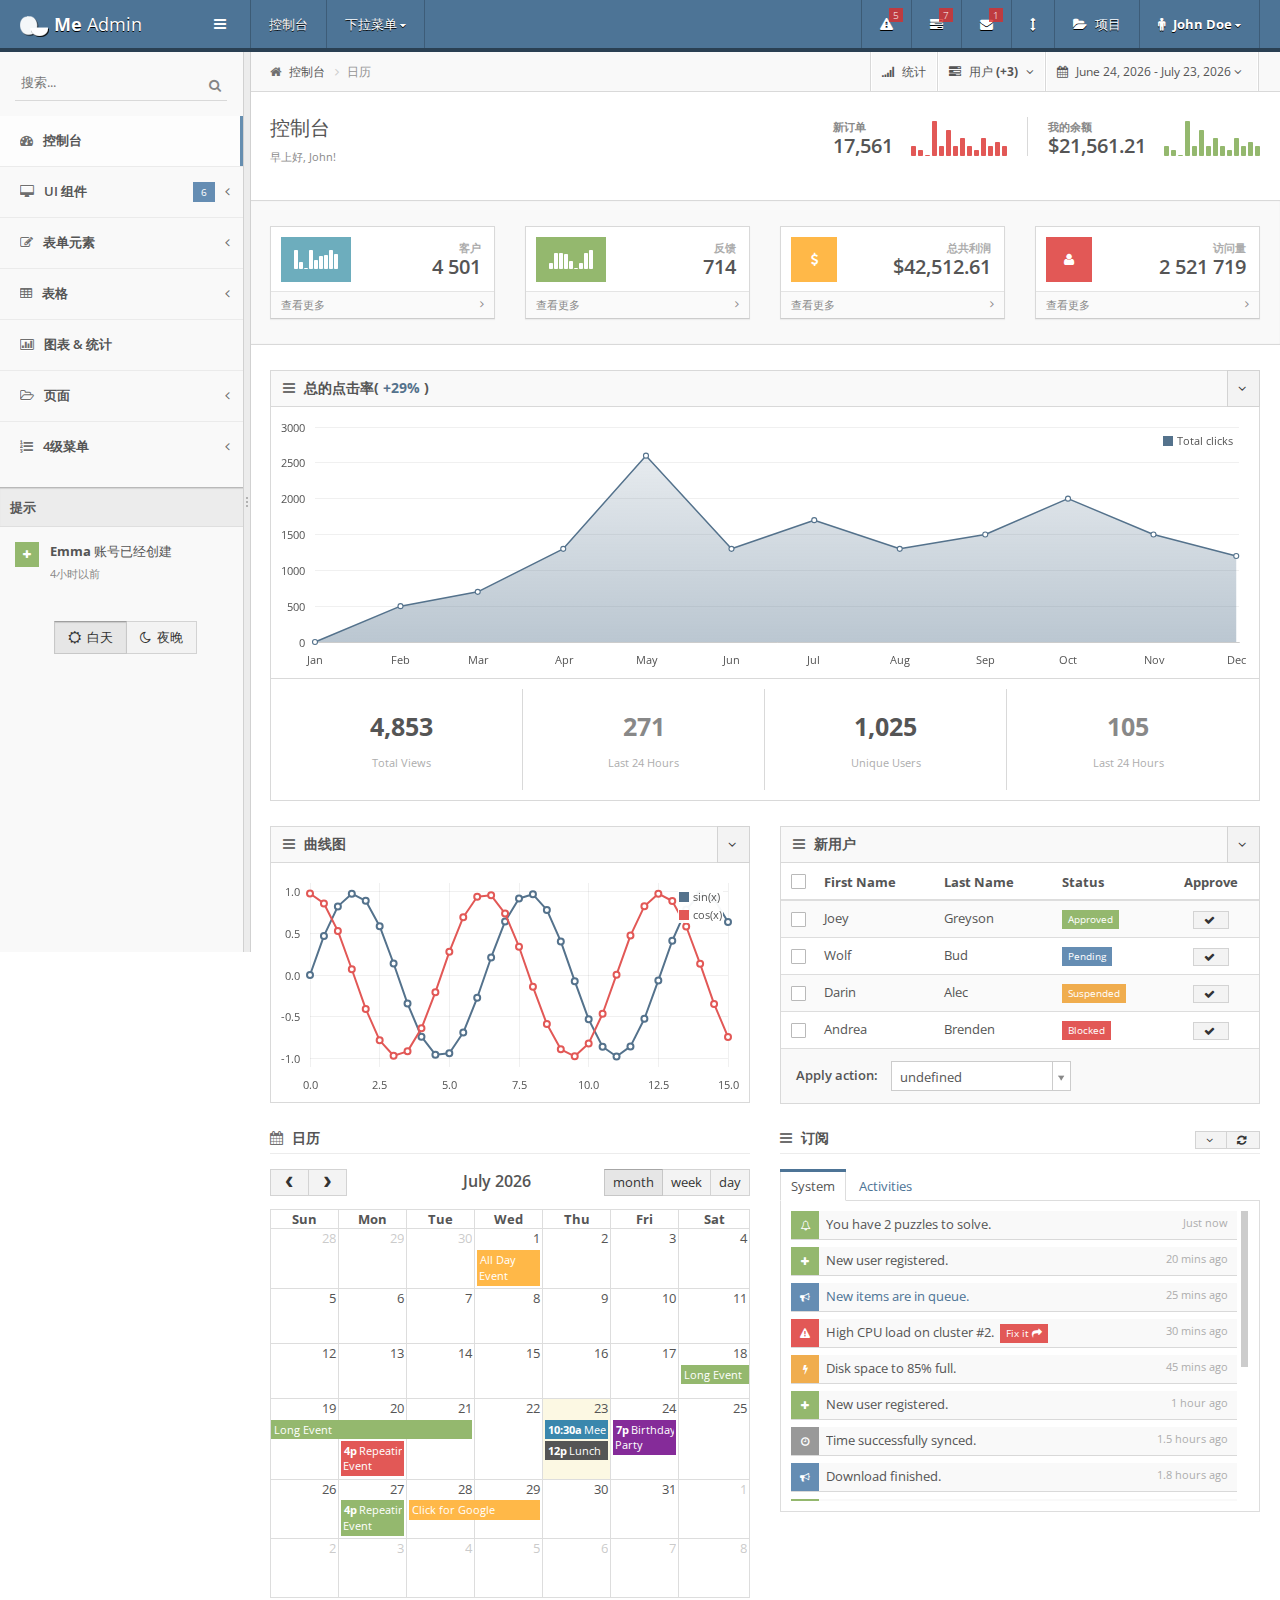
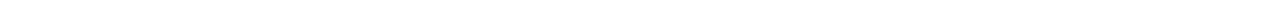
<file: wwwroot/meAdmin/index.html>
<!DOCTYPE html>
<html lang="en">  
  <head>
    <meta charset="utf-8">
    <meta name="viewport" content="width=device-width, initial-scale=1.0, minimum-scale=1.0, maximum-scale=1.0, user-scalable=0"
    />
    <title>Bootstrap3响应式后台管理系统模版MeAdmin - JS代码网</title>
    <link href="bootstrap/css/bootstrap.min.css" rel="stylesheet" type="text/css"
    />
    <!--[if lt IE 9]>
      <link rel="stylesheet" type="text/css" href="plugins/jquery-ui/jquery.ui.1.10.2.ie.css"
      />
    <![endif]-->
    <link href="assets/css/main.css" rel="stylesheet" type="text/css" />
    <link href="assets/css/plugins.css" rel="stylesheet" type="text/css" />
    <link href="assets/css/responsive.css" rel="stylesheet" type="text/css"
    />
    <link href="assets/css/icons.css" rel="stylesheet" type="text/css" />
    <link rel="stylesheet" href="assets/css/fontawesome/font-awesome.min.css">
    <!--[if IE 7]>
      <link rel="stylesheet" href="assets/css/fontawesome/font-awesome-ie7.min.css">
    <![endif]-->
    <!--[if IE 8]>
      <link href="assets/css/ie8.css" rel="stylesheet" type="text/css" />
    <![endif]-->
    <link href='http://fonts.googleapis.com/css?family=Open+Sans:400,600,700'
    rel='stylesheet' type='text/css'>
    <script type="text/javascript" src="assets/js/libs/jquery-1.10.2.min.js">
    </script>
    <script type="text/javascript" src="plugins/jquery-ui/jquery-ui-1.10.2.custom.min.js">
    </script>
    <script type="text/javascript" src="bootstrap/js/bootstrap.min.js">
    </script>
    <script type="text/javascript" src="assets/js/libs/lodash.compat.min.js">
    </script>
    <!--[if lt IE 9]>
      <script src="assets/js/libs/html5shiv.js">
      </script>
    <![endif]-->
    <script type="text/javascript" src="plugins/touchpunch/jquery.ui.touch-punch.min.js">
    </script>
    <script type="text/javascript" src="plugins/event.swipe/jquery.event.move.js">
    </script>
    <script type="text/javascript" src="plugins/event.swipe/jquery.event.swipe.js">
    </script>
    <script type="text/javascript" src="assets/js/libs/breakpoints.js">
    </script>
    <script type="text/javascript" src="plugins/respond/respond.min.js">
    </script>
    <script type="text/javascript" src="plugins/cookie/jquery.cookie.min.js">
    </script>
    <script type="text/javascript" src="plugins/slimscroll/jquery.slimscroll.min.js">
    </script>
    <script type="text/javascript" src="plugins/slimscroll/jquery.slimscroll.horizontal.min.js">
    </script>
    <!--[if lt IE 9]>
      <script type="text/javascript" src="plugins/flot/excanvas.min.js">
      </script>
    <![endif]-->
    <script type="text/javascript" src="plugins/sparkline/jquery.sparkline.min.js">
    </script>
    <script type="text/javascript" src="plugins/flot/jquery.flot.min.js">
    </script>
    <script type="text/javascript" src="plugins/flot/jquery.flot.tooltip.min.js">
    </script>
    <script type="text/javascript" src="plugins/flot/jquery.flot.resize.min.js">
    </script>
    <script type="text/javascript" src="plugins/flot/jquery.flot.time.min.js">
    </script>
    <script type="text/javascript" src="plugins/flot/jquery.flot.growraf.min.js">
    </script>
    <script type="text/javascript" src="plugins/easy-pie-chart/jquery.easy-pie-chart.min.js">
    </script>
    <script type="text/javascript" src="plugins/daterangepicker/moment.min.js">
    </script>
    <script type="text/javascript" src="plugins/daterangepicker/daterangepicker.js">
    </script>
    <script type="text/javascript" src="plugins/blockui/jquery.blockUI.min.js">
    </script>
    <script type="text/javascript" src="plugins/fullcalendar/fullcalendar.min.js">
    </script>
    <script type="text/javascript" src="plugins/noty/jquery.noty.js">
    </script>
    <script type="text/javascript" src="plugins/noty/layouts/top.js">
    </script>
    <script type="text/javascript" src="plugins/noty/themes/default.js">
    </script>
    <script type="text/javascript" src="plugins/uniform/jquery.uniform.min.js">
    </script>
    <script type="text/javascript" src="plugins/select2/select2.min.js">
    </script>
    <script type="text/javascript" src="assets/js/app.js">
    </script>
    <script type="text/javascript" src="assets/js/plugins.js">
    </script>
    <script type="text/javascript" src="assets/js/plugins.form-components.js">
    </script>
    <script>
      $(document).ready(function() {
        App.init();
        Plugins.init();
        FormComponents.init()
      });
    </script>
    <script type="text/javascript" src="assets/js/custom.js">
    </script>
    <script type="text/javascript" src="assets/js/demo/pages_calendar.js">
    </script>
    <script type="text/javascript" src="assets/js/demo/charts/chart_filled_blue.js">
    </script>
    <script type="text/javascript" src="assets/js/demo/charts/chart_simple.js">
    </script>
  </head>
  
  <body>
    <header class="header navbar navbar-fixed-top" role="banner">
      <div class="container">
        <ul class="nav navbar-nav">
          <li class="nav-toggle">
            <a href="javascript:void(0);" title="">
              <i class="icon-reorder">
              </i>
            </a>
          </li>
        </ul>
        <a class="navbar-brand" href="index.html">
          <img src="assets/img/logo.png" alt="logo" />
          <strong>
            Me
          </strong>
          Admin
        </a>
        <a href="#" class="toggle-sidebar bs-tooltip" data-placement="bottom"
        data-original-title="Toggle navigation">
          <i class="icon-reorder">
          </i>
        </a>
        <ul class="nav navbar-nav navbar-left hidden-xs hidden-sm">
          <li>
            <a href="#">
              控制台
            </a>
          </li>
          <li class="dropdown">
            <a href="#" class="dropdown-toggle" data-toggle="dropdown">
              下拉菜单
              <i class="icon-caret-down small">
              </i>
            </a>
            <ul class="dropdown-menu">
              <li>
                <a href="#">
                  <i class="icon-user">
                  </i>
                  实例#1
                </a>
              </li>
              <li>
                <a href="#">
                  <i class="icon-calendar">
                  </i>
                  实例#2
                </a>
              </li>
              <li class="divider">
              </li>
              <li>
                <a href="#">
                  <i class="icon-tasks">
                  </i>
                  实例#3
                </a>
              </li>
            </ul>
          </li>
        </ul>
        <ul class="nav navbar-nav navbar-right">
          <li class="dropdown">
            <a href="#" class="dropdown-toggle" data-toggle="dropdown">
              <i class="icon-warning-sign">
              </i>
              <span class="badge">
                5
              </span>
            </a>
            <ul class="dropdown-menu extended notification">
              <li class="title">
                <p>
                  你有5条通知信息。
                </p>
              </li>
              <li>
                <a href="javascript:void(0);">
                  <span class="label label-success">
                    <i class="icon-plus">
                    </i>
                  </span>
                  <span class="message">
                    新用户注册.
                  </span>
                  <span class="time">
                    1分钟之前
                  </span>
                </a>
              </li>
              <li>
                <a href="javascript:void(0);">
                  <span class="label label-danger">
                    <i class="icon-warning-sign">
                    </i>
                  </span>
                  <span class="message">
                    High CPU load on cluster #2.
                  </span>
                  <span class="time">
                    5 mins
                  </span>
                </a>
              </li>
              <li>
                <a href="javascript:void(0);">
                  <span class="label label-success">
                    <i class="icon-plus">
                    </i>
                  </span>
                  <span class="message">
                    New user registration.
                  </span>
                  <span class="time">
                    10 mins
                  </span>
                </a>
              </li>
              <li>
                <a href="javascript:void(0);">
                  <span class="label label-info">
                    <i class="icon-bullhorn">
                    </i>
                  </span>
                  <span class="message">
                    New items are in queue.
                  </span>
                  <span class="time">
                    25 mins
                  </span>
                </a>
              </li>
              <li>
                <a href="javascript:void(0);">
                  <span class="label label-warning">
                    <i class="icon-bolt">
                    </i>
                  </span>
                  <span class="message">
                    Disk space to 85% full.
                  </span>
                  <span class="time">
                    55 mins
                  </span>
                </a>
              </li>
              <li class="footer">
                <a href="javascript:void(0);">
                  View all notifications
                </a>
              </li>
            </ul>
          </li>
          <li class="dropdown hidden-xs hidden-sm">
            <a href="#" class="dropdown-toggle" data-toggle="dropdown">
              <i class="icon-tasks">
              </i>
              <span class="badge">
                7
              </span>
            </a>
            <ul class="dropdown-menu extended notification">
              <li class="title">
                <p>
                  你有7条开展中的任务
                </p>
              </li>
              <li>
                <a href="javascript:void(0);">
                  <span class="task">
                    <span class="desc">
                      Preparing new release
                    </span>
                    <span class="percent">
                      30%
                    </span>
                  </span>
                  <div class="progress progress-small">
                    <div style="width: 30%;" class="progress-bar progress-bar-info">
                    </div>
                  </div>
                </a>
              </li>
              <li>
                <a href="javascript:void(0);">
                  <span class="task">
                    <span class="desc">
                      Change management
                    </span>
                    <span class="percent">
                      80%
                    </span>
                  </span>
                  <div class="progress progress-small progress-striped active">
                    <div style="width: 80%;" class="progress-bar progress-bar-danger">
                    </div>
                  </div>
                </a>
              </li>
              <li>
                <a href="javascript:void(0);">
                  <span class="task">
                    <span class="desc">
                      Mobile development
                    </span>
                    <span class="percent">
                      60%
                    </span>
                  </span>
                  <div class="progress progress-small">
                    <div style="width: 60%;" class="progress-bar progress-bar-success">
                    </div>
                  </div>
                </a>
              </li>
              <li>
                <a href="javascript:void(0);">
                  <span class="task">
                    <span class="desc">
                      Database migration
                    </span>
                    <span class="percent">
                      20%
                    </span>
                  </span>
                  <div class="progress progress-small">
                    <div style="width: 20%;" class="progress-bar progress-bar-warning">
                    </div>
                  </div>
                </a>
              </li>
              <li class="footer">
                <a href="javascript:void(0);">
                  View all tasks
                </a>
              </li>
            </ul>
          </li>
          <li class="dropdown hidden-xs hidden-sm">
            <a href="#" class="dropdown-toggle" data-toggle="dropdown">
              <i class="icon-envelope">
              </i>
              <span class="badge">
                1
              </span>
            </a>
            <ul class="dropdown-menu extended notification">
              <li class="title">
                <p>
                  你有3条新消息
                </p>
              </li>
              <li>
                <a href="javascript:void(0);">
                  <span class="photo">
                    <img src="assets/img/demo/avatar-1.jpg" alt="" />
                  </span>
                  <span class="subject">
                    <span class="from">
                      Bob Carter
                    </span>
                    <span class="time">
                      Just Now
                    </span>
                  </span>
                  <span class="text">
                    Consetetur sadipscing elitr...
                  </span>
                </a>
              </li>
              <li>
                <a href="javascript:void(0);">
                  <span class="photo">
                    <img src="assets/img/demo/avatar-2.jpg" alt="" />
                  </span>
                  <span class="subject">
                    <span class="from">
                      Jane Doe
                    </span>
                    <span class="time">
                      45 mins
                    </span>
                  </span>
                  <span class="text">
                    Sed diam nonumy...
                  </span>
                </a>
              </li>
              <li>
                <a href="javascript:void(0);">
                  <span class="photo">
                    <img src="assets/img/demo/avatar-3.jpg" alt="" />
                  </span>
                  <span class="subject">
                    <span class="from">
                      Patrick Nilson
                    </span>
                    <span class="time">
                      6 hours
                    </span>
                  </span>
                  <span class="text">
                    No sea takimata sanctus...
                  </span>
                </a>
              </li>
              <li class="footer">
                <a href="javascript:void(0);">
                  View all messages
                </a>
              </li>
            </ul>
          </li>
          <li>
            <a href="#" class="dropdown-toggle row-bg-toggle">
              <i class="icon-resize-vertical">
              </i>
            </a>
          </li>
          <li class="dropdown">
            <a href="#" class="project-switcher-btn dropdown-toggle">
              <i class="icon-folder-open">
              </i>
              <span>
                项目
              </span>
            </a>
          </li>
          <li class="dropdown user">
            <a href="#" class="dropdown-toggle" data-toggle="dropdown">
              <i class="icon-male">
              </i>
              <span class="username">
                John Doe
              </span>
              <i class="icon-caret-down small">
              </i>
            </a>
            <ul class="dropdown-menu">
              <li>
                <a href="pages_user_profile.html">
                  <i class="icon-user">
                  </i>
                  我的资料
                </a>
              </li>
              <li>
                <a href="pages_calendar.html">
                  <i class="icon-calendar">
                  </i>
                  我的日历
                </a>
              </li>
              <li>
                <a href="#">
                  <i class="icon-tasks">
                  </i>
                  我的任务
                </a>
              </li>
              <li class="divider">
              </li>
              <li>
                <a href="login.html">
                  <i class="icon-key">
                  </i>
                  退出
                </a>
              </li>
            </ul>
          </li>
        </ul>
      </div>
      <div id="project-switcher" class="container project-switcher">
        <div id="scrollbar">
          <div class="handle">
          </div>
        </div>
        <div id="frame">
          <ul class="project-list">
            <li>
              <a href="javascript:void(0);">
                <span class="image">
                  <i class="icon-desktop">
                  </i>
                </span>
                <span class="title">
                  Lorem ipsum dolor
                </span>
              </a>
            </li>
            <li>
              <a href="javascript:void(0);">
                <span class="image">
                  <i class="icon-compass">
                  </i>
                </span>
                <span class="title">
                  Dolor sit invidunt
                </span>
              </a>
            </li>
            <li class="current">
              <a href="javascript:void(0);">
                <span class="image">
                  <i class="icon-male">
                  </i>
                </span>
                <span class="title">
                  Consetetur sadipscing elitr
                </span>
              </a>
            </li>
            <li>
              <a href="javascript:void(0);">
                <span class="image">
                  <i class="icon-thumbs-up">
                  </i>
                </span>
                <span class="title">
                  Sed diam nonumy
                </span>
              </a>
            </li>
            <li>
              <a href="javascript:void(0);">
                <span class="image">
                  <i class="icon-female">
                  </i>
                </span>
                <span class="title">
                  At vero eos et
                </span>
              </a>
            </li>
            <li>
              <a href="javascript:void(0);">
                <span class="image">
                  <i class="icon-beaker">
                  </i>
                </span>
                <span class="title">
                  Sed diam voluptua
                </span>
              </a>
            </li>
            <li>
              <a href="javascript:void(0);">
                <span class="image">
                  <i class="icon-desktop">
                  </i>
                </span>
                <span class="title">
                  Lorem ipsum dolor
                </span>
              </a>
            </li>
            <li>
              <a href="javascript:void(0);">
                <span class="image">
                  <i class="icon-compass">
                  </i>
                </span>
                <span class="title">
                  Dolor sit invidunt
                </span>
              </a>
            </li>
            <li>
              <a href="javascript:void(0);">
                <span class="image">
                  <i class="icon-male">
                  </i>
                </span>
                <span class="title">
                  Consetetur sadipscing elitr
                </span>
              </a>
            </li>
            <li>
              <a href="javascript:void(0);">
                <span class="image">
                  <i class="icon-thumbs-up">
                  </i>
                </span>
                <span class="title">
                  Sed diam nonumy
                </span>
              </a>
            </li>
            <li>
              <a href="javascript:void(0);">
                <span class="image">
                  <i class="icon-female">
                  </i>
                </span>
                <span class="title">
                  At vero eos et
                </span>
              </a>
            </li>
            <li>
              <a href="javascript:void(0);">
                <span class="image">
                  <i class="icon-beaker">
                  </i>
                </span>
                <span class="title">
                  Sed diam voluptua
                </span>
              </a>
            </li>
          </ul>
        </div>
      </div>
    </header>
    <div id="container">
      <div id="sidebar" class="sidebar-fixed">
        <div id="sidebar-content">
          <form class="sidebar-search">
            <div class="input-box">
              <button type="submit" class="submit">
                <i class="icon-search">
                </i>
              </button>
              <span>
                <input type="text" placeholder="搜索...">
              </span>
            </div>
          </form>
          <div class="sidebar-search-results">
            <i class="icon-remove close">
            </i>
            <div class="title">
              Documents
            </div>
            <ul class="notifications">
              <li>
                <a href="javascript:void(0);">
                  <div class="col-left">
                    <span class="label label-info">
                      <i class="icon-file-text">
                      </i>
                    </span>
                  </div>
                  <div class="col-right with-margin">
                    <span class="message">
                      <strong>
                        John Doe
                      </strong>
                      received $1.527,32
                    </span>
                    <span class="time">
                      finances.xls
                    </span>
                  </div>
                </a>
              </li>
              <li>
                <a href="javascript:void(0);">
                  <div class="col-left">
                    <span class="label label-success">
                      <i class="icon-file-text">
                      </i>
                    </span>
                  </div>
                  <div class="col-right with-margin">
                    <span class="message">
                      My name is
                      <strong>
                        John Doe
                      </strong>
                      ...
                    </span>
                    <span class="time">
                      briefing.docx
                    </span>
                  </div>
                </a>
              </li>
            </ul>
            <div class="title">
              Persons
            </div>
            <ul class="notifications">
              <li>
                <a href="javascript:void(0);">
                  <div class="col-left">
                    <span class="label label-danger">
                      <i class="icon-female">
                      </i>
                    </span>
                  </div>
                  <div class="col-right with-margin">
                    <span class="message">
                      Jane
                      <strong>
                        Doe
                      </strong>
                    </span>
                    <span class="time">
                      21 years old
                    </span>
                  </div>
                </a>
              </li>
            </ul>
          </div>
          <ul id="nav">
            <li class="current">
              <a href="index.html">
                <i class="icon-dashboard">
                </i>
                控制台
              </a>
            </li>
            <li>
              <a href="javascript:void(0);">
                <i class="icon-desktop">
                </i>
               UI 组件
                <span class="label label-info pull-right">
                  6
                </span>
              </a>
              <ul class="sub-menu">
                <li>
                  <a href="ui_general.html">
                    <i class="icon-angle-right">
                    </i>
                    通用
                  </a>
                </li>
                <li>
                  <a href="ui_buttons.html">
                    <i class="icon-angle-right">
                    </i>
                    按钮
                  </a>
                </li>
                <li>
                  <a href="ui_tabs_accordions.html">
                    <i class="icon-angle-right">
                    </i>
                    选项卡 &amp; 手风琴特效
                  </a>
                </li>
                <li>
                  <a href="ui_sliders.html">
                    <i class="icon-angle-right">
                    </i>
                    滑动条
                  </a>
                </li>
                <li>
                  <a href="ui_nestable_list.html">
                    <i class="icon-angle-right">
                    </i>
                    Nestable List
                  </a>
                </li>
                <li>
                  <a href="ui_typography.html">
                    <i class="icon-angle-right">
                    </i>
                   文字图标
                  </a>
                </li>
                <li>
                  <a href="ui_google_maps.html">
                    <i class="icon-angle-right">
                    </i>
                    Google地图
                  </a>
                </li>
                <li>
                  <a href="ui_grid.html">
                    <i class="icon-angle-right">
                    </i>
                    Grid
                  </a>
                </li>
              </ul>
            </li>
            <li>
              <a href="javascript:void(0);">
                <i class="icon-edit">
                </i>
               表单元素
              </a>
              <ul class="sub-menu">
                <li>
                  <a href="form_components.html">
                    <i class="icon-angle-right">
                    </i>
                    表单组件
                  </a>
                </li>
                <li>
                  <a href="form_layouts.html">
                    <i class="icon-angle-right">
                    </i>
                    表单布局
                  </a>
                </li>
                <li>
                  <a href="form_validation.html">
                    <i class="icon-angle-right">
                    </i>
                    表单验证
                  </a>
                </li>
                <li>
                  <a href="form_wizard.html">
                    <i class="icon-angle-right">
                    </i>
                    表单提示
                  </a>
                </li>
              </ul>
            </li>
            <li>
              <a href="javascript:void(0);">
                <i class="icon-table">
                </i>
                表格
              </a>
              <ul class="sub-menu">
                <li>
                  <a href="tables_static.html">
                    <i class="icon-angle-right">
                    </i>
                    静态表格
                  </a>
                </li>
                <li>
                  <a href="tables_dynamic.html">
                    <i class="icon-angle-right">
                    </i>
                    动态表格
                  </a>
                </li>
                <li>
                  <a href="tables_responsive.html">
                    <i class="icon-angle-right">
                    </i>
                    响应式表格
                  </a>
                </li>
              </ul>
            </li>
            <li>
              <a href="charts.html">
                <i class="icon-bar-chart">
                </i>
                图表 &amp; 统计
              </a>
            </li>
            <li>
              <a href="javascript:void(0);">
                <i class="icon-folder-open-alt">
                </i>
                页面
              </a>
              <ul class="sub-menu">
                <li>
                  <a href="login.html">
                    <i class="icon-angle-right">
                    </i>
                    登录页面
                  </a>
                </li>
                <li>
                  <a href="pages_user_profile.html">
                    <i class="icon-angle-right">
                    </i>
                    个人资料页面
                  </a>
                </li>
                <li>
                  <a href="pages_calendar.html">
                    <i class="icon-angle-right">
                    </i>
                    日历页面
                  </a>
                </li>
                <li>
                  <a href="pages_invoice.html">
                    <i class="icon-angle-right">
                    </i>
                    购物清单页面
                  </a>
                </li>
                <li>
                  <a href="404.html">
                    <i class="icon-angle-right">
                    </i>
                    404错误页面
                  </a>
                </li>
              </ul>
            </li>
            <li>
              <a href="javascript:void(0);">
                <i class="icon-list-ol">
                </i>
                4级菜单
              </a>
              <ul class="sub-menu">
                <li class="open-default">
                  <a href="javascript:void(0);">
                    <i class="icon-cogs">
                    </i>
                    Item 1
                    <span class="arrow">
                    </span>
                  </a>
                  <ul class="sub-menu">
                    <li class="open-default">
                      <a href="javascript:void(0);">
                        <i class="icon-user">
                        </i>
                        Sample Link 1
                        <span class="arrow">
                        </span>
                      </a>
                      <ul class="sub-menu">
                        <li class="current">
                          <a href="javascript:void(0);">
                            <i class="icon-remove">
                            </i>
                            Sample Link 1
                          </a>
                        </li>
                        <li>
                          <a href="javascript:void(0);">
                            <i class="icon-pencil">
                            </i>
                            Sample Link 1
                          </a>
                        </li>
                        <li>
                          <a href="javascript:void(0);">
                            <i class="icon-edit">
                            </i>
                            Sample Link 1
                          </a>
                        </li>
                      </ul>
                    </li>
                    <li>
                      <a href="javascript:void(0);">
                        <i class="icon-user">
                        </i>
                        Sample Link 1
                      </a>
                    </li>
                    <li>
                      <a href="javascript:void(0);">
                        <i class="icon-external-link">
                        </i>
                        Sample Link 2
                      </a>
                    </li>
                    <li>
                      <a href="javascript:void(0);">
                        <i class="icon-bell">
                        </i>
                        Sample Link 3
                      </a>
                    </li>
                  </ul>
                </li>
                <li>
                  <a href="javascript:void(0);">
                    <i class="icon-globe">
                    </i>
                    Item 2
                    <span class="arrow">
                    </span>
                  </a>
                  <ul class="sub-menu">
                    <li>
                      <a href="javascript:void(0);">
                        <i class="icon-user">
                        </i>
                        Sample Link 1
                      </a>
                    </li>
                    <li>
                      <a href="javascript:void(0);">
                        <i class="icon-external-link">
                        </i>
                        Sample Link 1
                      </a>
                    </li>
                    <li>
                      <a href="javascript:void(0);">
                        <i class="icon-bell">
                        </i>
                        Sample Link 1
                      </a>
                    </li>
                  </ul>
                </li>
                <li>
                  <a href="javascript:void(0);">
                    <i class="icon-folder-open">
                    </i>
                    Item 3
                  </a>
                </li>
              </ul>
            </li>
          </ul>
          <div class="sidebar-title">
            <span>
              提示
            </span>
          </div>
          <ul class="notifications demo-slide-in">
            <li style="display: none;">
              <div class="col-left">
                <span class="label label-danger">
                  <i class="icon-warning-sign">
                  </i>
                </span>
              </div>
              <div class="col-right with-margin">
                <span class="message">
                  服务器
                  <strong>
                    #512
                  </strong>
                  crashed.
                </span>
                <span class="time">
                  几分钟之前
                </span>
              </div>
            </li>
            <li style="display: none;">
              <div class="col-left">
                <span class="label label-info">
                  <i class="icon-envelope">
                  </i>
                </span>
              </div>
              <div class="col-right with-margin">
                <span class="message">
                  <strong>
                    John
                  </strong>
                  发了条消息给你
                </span>
                <span class="time">
                  几分钟之前
                </span>
              </div>
            </li>
            <li>
              <div class="col-left">
                <span class="label label-success">
                  <i class="icon-plus">
                  </i>
                </span>
              </div>
              <div class="col-right with-margin">
                <span class="message">
                  <strong>
                    Emma
                  </strong>
                  账号已经创建
                </span>
                <span class="time">
                  4小时以前
                </span>
              </div>
            </li>
          </ul>
          <div class="sidebar-widget align-center">
            <div class="btn-group" data-toggle="buttons" id="theme-switcher">
              <label class="btn active">
                <input type="radio" name="theme-switcher" data-theme="bright">
                <i class="icon-sun">
                </i>
                白天
              </label>
              <label class="btn">
                <input type="radio" name="theme-switcher" data-theme="dark">
                <i class="icon-moon">
                </i>
                夜晚
              </label>
            </div>
          </div>
        </div>
        <div id="divider" class="resizeable">
        </div>
      </div>
      <div id="content">
        <div class="container">
          <div class="crumbs">
            <ul id="breadcrumbs" class="breadcrumb">
              <li>
                <i class="icon-home">
                </i>
                <a href="index.html">
                  控制台
                </a>
              </li>
              <li class="current">
                <a href="pages_calendar.html" title="">
                  日历
                </a>
              </li>
            </ul>
            <ul class="crumb-buttons">
              <li>
                <a href="charts.html" title="">
                  <i class="icon-signal">
                  </i>
                  <span>
                    统计
                  </span>
                </a>
              </li>
              <li class="dropdown">
                <a href="#" title="" data-toggle="dropdown">
                  <i class="icon-tasks">
                  </i>
                  <span>
                    用户
                    <strong>
                      (+3)
                    </strong>
                  </span>
                  <i class="icon-angle-down left-padding">
                  </i>
                </a>
                <ul class="dropdown-menu pull-right">
                  <li>
                    <a href="form_components.html" title="">
                      <i class="icon-plus">
                      </i>
                      添加新用户
                    </a>
                  </li>
                  <li>
                    <a href="http://envato.stammtec.de/themeforest/melon/tables_dynamic.html"
                    title="">
                      <i class="icon-reorder">
                      </i>
                      查看
                    </a>
                  </li>
                </ul>
              </li>
              <li class="range">
                <a href="#">
                  <i class="icon-calendar">
                  </i>
                  <span>
                  </span>
                  <i class="icon-angle-down">
                  </i>
                </a>
              </li>
            </ul>
          </div>
          <div class="page-header">
            <div class="page-title">
              <h3>
                控制台
              </h3>
              <span>
                早上好, John!
              </span>
            </div>
            <ul class="page-stats">
              <li>
                <div class="summary">
                  <span>
                    新订单
                  </span>
                  <h3>
                    17,561
                  </h3>
                </div>
                <div id="sparkline-bar" class="graph sparkline hidden-xs">
                  20,15,8,50,20,40,20,30,20,15,30,20,25,20
                </div>
              </li>
              <li>
                <div class="summary">
                  <span>
                    我的余额
                  </span>
                  <h3>
                    $21,561.21
                  </h3>
                </div>
                <div id="sparkline-bar2" class="graph sparkline hidden-xs">
                  20,15,8,50,20,40,20,30,20,15,30,20,25,20
                </div>
              </li>
            </ul>
          </div>
          <div class="row row-bg">
            <div class="col-sm-6 col-md-3">
              <div class="statbox widget box box-shadow">
                <div class="widget-content">
                  <div class="visual cyan">
                    <div class="statbox-sparkline">
                      30,20,15,30,22,25,26,30,27
                    </div>
                  </div>
                  <div class="title">
                    客户
                  </div>
                  <div class="value">
                    4 501
                  </div>
                  <a class="more" href="javascript:void(0);">
                    查看更多
                    <i class="pull-right icon-angle-right">
                    </i>
                  </a>
                </div>
              </div>
            </div>
            <div class="col-sm-6 col-md-3">
              <div class="statbox widget box box-shadow">
                <div class="widget-content">
                  <div class="visual green">
                    <div class="statbox-sparkline">
                      20,30,30,29,22,15,20,30,32
                    </div>
                  </div>
                  <div class="title">
                    反馈
                  </div>
                  <div class="value">
                    714
                  </div>
                  <a class="more" href="javascript:void(0);">
                   查看更多
                    <i class="pull-right icon-angle-right">
                    </i>
                  </a>
                </div>
              </div>
            </div>
            <div class="col-sm-6 col-md-3 hidden-xs">
              <div class="statbox widget box box-shadow">
                <div class="widget-content">
                  <div class="visual yellow">
                    <i class="icon-dollar">
                    </i>
                  </div>
                  <div class="title">
                    总共利润
                  </div>
                  <div class="value">
                    $42,512.61
                  </div>
                  <a class="more" href="javascript:void(0);">
                    查看更多
                    <i class="pull-right icon-angle-right">
                    </i>
                  </a>
                </div>
              </div>
            </div>
            <div class="col-sm-6 col-md-3 hidden-xs">
              <div class="statbox widget box box-shadow">
                <div class="widget-content">
                  <div class="visual red">
                    <i class="icon-user">
                    </i>
                  </div>
                  <div class="title">
                    访问量
                  </div>
                  <div class="value">
                    2 521 719
                  </div>
                  <a class="more" href="javascript:void(0);">
                   查看更多
                    <i class="pull-right icon-angle-right">
                    </i>
                  </a>
                </div>
              </div>
            </div>
          </div>
          <div class="row">
            <div class="col-md-12">
              <div class="widget box">
                <div class="widget-header">
                  <h4>
                    <i class="icon-reorder">
                    </i>
                    总的点击率(
                    <span class="blue">
                      +29%
                    </span>
                    )
                  </h4>
                  <div class="toolbar no-padding">
                    <div class="btn-group">
                      <span class="btn btn-xs widget-collapse">
                        <i class="icon-angle-down">
                        </i>
                      </span>
                    </div>
                  </div>
                </div>
                <div class="widget-content">
                  <div id="chart_filled_blue" class="chart">
                  </div>
                </div>
                <div class="divider">
                </div>
                <div class="widget-content">
                  <ul class="stats">
                    <li>
                      <strong>
                        4,853
                      </strong>
                      <small>
                        Total Views
                      </small>
                    </li>
                    <li class="light hidden-xs">
                      <strong>
                        271
                      </strong>
                      <small>
                        Last 24 Hours
                      </small>
                    </li>
                    <li>
                      <strong>
                        1,025
                      </strong>
                      <small>
                        Unique Users
                      </small>
                    </li>
                    <li class="light hidden-xs">
                      <strong>
                        105
                      </strong>
                      <small>
                        Last 24 Hours
                      </small>
                    </li>
                  </ul>
                </div>
              </div>
            </div>
          </div>
          <div class="row">
            <div class="col-md-6">
              <div class="widget box">
                <div class="widget-header">
                  <h4>
                    <i class="icon-reorder">
                    </i>
                    曲线图
                  </h4>
                  <div class="toolbar no-padding">
                    <div class="btn-group">
                      <span class="btn btn-xs widget-collapse">
                        <i class="icon-angle-down">
                        </i>
                      </span>
                    </div>
                  </div>
                </div>
                <div class="widget-content">
                  <div id="chart_simple" class="chart" style="height: 219px;">
                  </div>
                </div>
              </div>
            </div>
            <div class="col-md-6">
              <div class="widget box">
                <div class="widget-header">
                  <h4>
                    <i class="icon-reorder">
                    </i>
                   新用户
                  </h4>
                  <div class="toolbar no-padding">
                    <div class="btn-group">
                      <span class="btn btn-xs widget-collapse">
                        <i class="icon-angle-down">
                        </i>
                      </span>
                    </div>
                  </div>
                </div>
                <div class="widget-content no-padding">
                  <table class="table table-striped table-checkable table-hover">
                    <thead>
                      <tr>
                        <th class="checkbox-column">
                          <input type="checkbox" class="uniform">
                        </th>
                        <th class="hidden-xs">
                          First Name
                        </th>
                        <th>
                          Last Name
                        </th>
                        <th>
                          Status
                        </th>
                        <th class="align-center">
                          Approve
                        </th>
                      </tr>
                    </thead>
                    <tbody>
                      <tr>
                        <td class="checkbox-column">
                          <input type="checkbox" class="uniform">
                        </td>
                        <td class="hidden-xs">
                          Joey
                        </td>
                        <td>
                          Greyson
                        </td>
                        <td>
                          <span class="label label-success">
                            Approved
                          </span>
                        </td>
                        <td class="align-center">
                          <span class="btn-group">
                            <a href="javascript:void(0);" title="Approve" class="btn btn-xs bs-tooltip">
                              <i class="icon-ok">
                              </i>
                            </a>
                          </span>
                        </td>
                      </tr>
                      <tr>
                        <td class="checkbox-column">
                          <input type="checkbox" class="uniform">
                        </td>
                        <td class="hidden-xs">
                          Wolf
                        </td>
                        <td>
                          Bud
                        </td>
                        <td>
                          <span class="label label-info">
                            Pending
                          </span>
                        </td>
                        <td class="align-center">
                          <span class="btn-group">
                            <a href="javascript:void(0);" title="Approve" class="btn btn-xs bs-tooltip">
                              <i class="icon-ok">
                              </i>
                            </a>
                          </span>
                        </td>
                      </tr>
                      <tr>
                        <td class="checkbox-column">
                          <input type="checkbox" class="uniform">
                        </td>
                        <td class="hidden-xs">
                          Darin
                        </td>
                        <td>
                          Alec
                        </td>
                        <td>
                          <span class="label label-warning">
                            Suspended
                          </span>
                        </td>
                        <td class="align-center">
                          <span class="btn-group">
                            <a href="javascript:void(0);" title="Approve" class="btn btn-xs bs-tooltip">
                              <i class="icon-ok">
                              </i>
                            </a>
                          </span>
                        </td>
                      </tr>
                      <tr>
                        <td class="checkbox-column">
                          <input type="checkbox" class="uniform">
                        </td>
                        <td class="hidden-xs">
                          Andrea
                        </td>
                        <td>
                          Brenden
                        </td>
                        <td>
                          <span class="label label-danger">
                            Blocked
                          </span>
                        </td>
                        <td class="align-center">
                          <span class="btn-group">
                            <a href="javascript:void(0);" title="Approve" class="btn btn-xs bs-tooltip">
                              <i class="icon-ok">
                              </i>
                            </a>
                          </span>
                        </td>
                      </tr>
                    </tbody>
                  </table>
                  <div class="row">
                    <div class="table-footer">
                      <div class="col-md-12">
                        <div class="table-actions">
                          <label>
                            Apply action:
                          </label>
                          <select class="select2" data-minimum-results-for-search="-1" data-placeholder="Select action...">
                            <option value="">
                            </option>
                            <option value="Edit">
                              Edit
                            </option>
                            <option value="Delete">
                              Delete
                            </option>
                            <option value="Move">
                              Move
                            </option>
                          </select>
                        </div>
                      </div>
                    </div>
                  </div>
                </div>
              </div>
            </div>
          </div>
          <div class="row">
            <div class="col-md-6">
              <div class="widget">
                <div class="widget-header">
                  <h4>
                    <i class="icon-calendar">
                    </i>
                    日历
                  </h4>
                </div>
                <div class="widget-content">
                  <div id="calendar">
                  </div>
                </div>
              </div>
            </div>
            <div class="col-md-6">
              <div class="widget">
                <div class="widget-header">
                  <h4>
                    <i class="icon-reorder">
                    </i>
                    订阅
                  </h4>
                  <div class="toolbar no-padding">
                    <div class="btn-group">
                      <span class="btn btn-xs widget-collapse">
                        <i class="icon-angle-down">
                        </i>
                      </span>
                      <span class="btn btn-xs widget-refresh">
                        <i class="icon-refresh">
                        </i>
                      </span>
                    </div>
                  </div>
                </div>
                <div class="widget-content">
                  <div class="tabbable tabbable-custom">
                    <ul class="nav nav-tabs">
                      <li class="active">
                        <a href="#tab_feed_1" data-toggle="tab">
                          System
                        </a>
                      </li>
                      <li>
                        <a href="#tab_feed_2" data-toggle="tab">
                          Activities
                        </a>
                      </li>
                    </ul>
                    <div class="tab-content">
                      <div class="tab-pane active" id="tab_feed_1">
                        <div class="scroller" data-height="290px" data-always-visible="1" data-rail-visible="0">
                          <ul class="feeds clearfix">
                            <li>
                              <div class="col1">
                                <div class="content">
                                  <div class="content-col1">
                                    <div class="label label-success">
                                      <i class="icon-bell">
                                      </i>
                                    </div>
                                  </div>
                                  <div class="content-col2">
                                    <div class="desc">
                                      You have 2 puzzles to solve.
                                    </div>
                                  </div>
                                </div>
                              </div>
                              <div class="col2">
                                <div class="date">
                                  Just now
                                </div>
                              </div>
                            </li>
                            <li>
                              <div class="col1">
                                <div class="content">
                                  <div class="content-col1">
                                    <div class="label label-success">
                                      <i class="icon-plus">
                                      </i>
                                    </div>
                                  </div>
                                  <div class="content-col2">
                                    <div class="desc">
                                      New user registered.
                                    </div>
                                  </div>
                                </div>
                              </div>
                              <div class="col2">
                                <div class="date">
                                  20 mins ago
                                </div>
                              </div>
                            </li>
                            <li class="hoverable">
                              <a href="javascript:void(0);">
                                <div class="col1">
                                  <div class="content">
                                    <div class="content-col1">
                                      <div class="label label-info">
                                        <i class="icon-bullhorn">
                                        </i>
                                      </div>
                                    </div>
                                    <div class="content-col2">
                                      <div class="desc">
                                        New items are in queue.
                                      </div>
                                    </div>
                                  </div>
                                </div>
                                <div class="col2">
                                  <div class="date">
                                    25 mins ago
                                  </div>
                                </div>
                              </a>
                            </li>
                            <li>
                              <div class="col1">
                                <div class="content">
                                  <div class="content-col1">
                                    <div class="label label-danger">
                                      <i class="icon-warning-sign">
                                      </i>
                                    </div>
                                  </div>
                                  <div class="content-col2">
                                    <div class="desc">
                                      High CPU load on cluster #2.
                                      <span class="label label-danger label-mini">
                                        Fix it
                                        <i class="icon-share-alt">
                                        </i>
                                      </span>
                                    </div>
                                  </div>
                                </div>
                              </div>
                              <div class="col2">
                                <div class="date">
                                  30 mins ago
                                </div>
                              </div>
                            </li>
                            <li>
                              <div class="col1">
                                <div class="content">
                                  <div class="content-col1">
                                    <div class="label label-warning">
                                      <i class="icon-bolt">
                                      </i>
                                    </div>
                                  </div>
                                  <div class="content-col2">
                                    <div class="desc">
                                      Disk space to 85% full.
                                    </div>
                                  </div>
                                </div>
                              </div>
                              <div class="col2">
                                <div class="date">
                                  45 mins ago
                                </div>
                              </div>
                            </li>
                            <li>
                              <div class="col1">
                                <div class="content">
                                  <div class="content-col1">
                                    <div class="label label-success">
                                      <i class="icon-plus">
                                      </i>
                                    </div>
                                  </div>
                                  <div class="content-col2">
                                    <div class="desc">
                                      New user registered.
                                    </div>
                                  </div>
                                </div>
                              </div>
                              <div class="col2">
                                <div class="date">
                                  1 hour ago
                                </div>
                              </div>
                            </li>
                            <li>
                              <div class="col1">
                                <div class="content">
                                  <div class="content-col1">
                                    <div class="label label-default">
                                      <i class="icon-time">
                                      </i>
                                    </div>
                                  </div>
                                  <div class="content-col2">
                                    <div class="desc">
                                      Time successfully synced.
                                    </div>
                                  </div>
                                </div>
                              </div>
                              <div class="col2">
                                <div class="date">
                                  1.5 hours ago
                                </div>
                              </div>
                            </li>
                            <li>
                              <div class="col1">
                                <div class="content">
                                  <div class="content-col1">
                                    <div class="label label-info">
                                      <i class="icon-bullhorn">
                                      </i>
                                    </div>
                                  </div>
                                  <div class="content-col2">
                                    <div class="desc">
                                      Download finished.
                                    </div>
                                  </div>
                                </div>
                              </div>
                              <div class="col2">
                                <div class="date">
                                  1.8 hours ago
                                </div>
                              </div>
                            </li>
                            <li>
                              <div class="col1">
                                <div class="content">
                                  <div class="content-col1">
                                    <div class="label label-success">
                                      <i class="icon-plus">
                                      </i>
                                    </div>
                                  </div>
                                  <div class="content-col2">
                                    <div class="desc">
                                      New order received.
                                    </div>
                                  </div>
                                </div>
                              </div>
                              <div class="col2">
                                <div class="date">
                                  2 hours ago
                                </div>
                              </div>
                            </li>
                            <li>
                              <div class="col1">
                                <div class="content">
                                  <div class="content-col1">
                                    <div class="label label-info">
                                      <i class="icon-bullhorn">
                                      </i>
                                    </div>
                                  </div>
                                  <div class="content-col2">
                                    <div class="desc">
                                      Download finished.
                                    </div>
                                  </div>
                                </div>
                              </div>
                              <div class="col2">
                                <div class="date">
                                  3 hours ago
                                </div>
                              </div>
                            </li>
                            <li>
                              <div class="col1">
                                <div class="content">
                                  <div class="content-col1">
                                    <div class="label label-success">
                                      <i class="icon-plus">
                                      </i>
                                    </div>
                                  </div>
                                  <div class="content-col2">
                                    <div class="desc">
                                      New order received.
                                    </div>
                                  </div>
                                </div>
                              </div>
                              <div class="col2">
                                <div class="date">
                                  5 hours ago
                                </div>
                              </div>
                            </li>
                            <li>
                              <div class="col1">
                                <div class="content">
                                  <div class="content-col1">
                                    <div class="label label-info">
                                      <i class="icon-bullhorn">
                                      </i>
                                    </div>
                                  </div>
                                  <div class="content-col2">
                                    <div class="desc">
                                      Download finished.
                                    </div>
                                  </div>
                                </div>
                              </div>
                              <div class="col2">
                                <div class="date">
                                  5.5 hours ago
                                </div>
                              </div>
                            </li>
                            <li>
                              <div class="col1">
                                <div class="content">
                                  <div class="content-col1">
                                    <div class="label label-success">
                                      <i class="icon-plus">
                                      </i>
                                    </div>
                                  </div>
                                  <div class="content-col2">
                                    <div class="desc">
                                      New order received.
                                    </div>
                                  </div>
                                </div>
                              </div>
                              <div class="col2">
                                <div class="date">
                                  7 hours ago
                                </div>
                              </div>
                            </li>
                            <li>
                              <div class="col1">
                                <div class="content">
                                  <div class="content-col1">
                                    <div class="label label-info">
                                      <i class="icon-bullhorn">
                                      </i>
                                    </div>
                                  </div>
                                  <div class="content-col2">
                                    <div class="desc">
                                      Download finished.
                                    </div>
                                  </div>
                                </div>
                              </div>
                              <div class="col2">
                                <div class="date">
                                  16 hours ago
                                </div>
                              </div>
                            </li>
                            <li>
                              <div class="col1">
                                <div class="content">
                                  <div class="content-col1">
                                    <div class="label label-success">
                                      <i class="icon-plus">
                                      </i>
                                    </div>
                                  </div>
                                  <div class="content-col2">
                                    <div class="desc">
                                      New order received.
                                    </div>
                                  </div>
                                </div>
                              </div>
                              <div class="col2">
                                <div class="date">
                                  20 hours ago
                                </div>
                              </div>
                            </li>
                          </ul>
                        </div>
                      </div>
                      <div class="tab-pane" id="tab_feed_2">
                        <div class="scroller" data-height="290px" data-always-visible="1" data-rail-visible="0">
                          <ul class="feeds clearfix">
                            <li>
                              <div class="col1">
                                <div class="content">
                                  <div class="content-col1">
                                    <div class="label label-success">
                                      <i class="icon-plus">
                                      </i>
                                    </div>
                                  </div>
                                  <div class="content-col2">
                                    <div class="desc">
                                      New user registered.
                                    </div>
                                  </div>
                                </div>
                              </div>
                              <div class="col2">
                                <div class="date">
                                  1 min ago
                                </div>
                              </div>
                            </li>
                            <li>
                              <div class="col1">
                                <div class="content">
                                  <div class="content-col1">
                                    <div class="label label-success">
                                      <i class="icon-plus">
                                      </i>
                                    </div>
                                  </div>
                                  <div class="content-col2">
                                    <div class="desc">
                                      New user registered.
                                    </div>
                                  </div>
                                </div>
                              </div>
                              <div class="col2">
                                <div class="date">
                                  5 mins ago
                                </div>
                              </div>
                            </li>
                            <li>
                              <div class="col1">
                                <div class="content">
                                  <div class="content-col1">
                                    <div class="label label-info">
                                      <i class="icon-plus">
                                      </i>
                                    </div>
                                  </div>
                                  <div class="content-col2">
                                    <div class="desc">
                                      New order received.
                                    </div>
                                  </div>
                                </div>
                              </div>
                              <div class="col2">
                                <div class="date">
                                  10 mins ago
                                </div>
                              </div>
                            </li>
                            <li>
                              <div class="col1">
                                <div class="content">
                                  <div class="content-col1">
                                    <div class="label label-success">
                                      <i class="icon-plus">
                                      </i>
                                    </div>
                                  </div>
                                  <div class="content-col2">
                                    <div class="desc">
                                      New user registered.
                                    </div>
                                  </div>
                                </div>
                              </div>
                              <div class="col2">
                                <div class="date">
                                  20 mins ago
                                </div>
                              </div>
                            </li>
                            <li>
                              <div class="col1">
                                <div class="content">
                                  <div class="content-col1">
                                    <div class="label label-info">
                                      <i class="icon-plus">
                                      </i>
                                    </div>
                                  </div>
                                  <div class="content-col2">
                                    <div class="desc">
                                      New order received.
                                    </div>
                                  </div>
                                </div>
                              </div>
                              <div class="col2">
                                <div class="date">
                                  30 mins ago
                                </div>
                              </div>
                            </li>
                            <li>
                              <div class="col1">
                                <div class="content">
                                  <div class="content-col1">
                                    <div class="label label-success">
                                      <i class="icon-plus">
                                      </i>
                                    </div>
                                  </div>
                                  <div class="content-col2">
                                    <div class="desc">
                                      New user registered.
                                    </div>
                                  </div>
                                </div>
                              </div>
                              <div class="col2">
                                <div class="date">
                                  40 mins ago
                                </div>
                              </div>
                            </li>
                            <li>
                              <div class="col1">
                                <div class="content">
                                  <div class="content-col1">
                                    <div class="label label-info">
                                      <i class="icon-plus">
                                      </i>
                                    </div>
                                  </div>
                                  <div class="content-col2">
                                    <div class="desc">
                                      New order received.
                                    </div>
                                  </div>
                                </div>
                              </div>
                              <div class="col2">
                                <div class="date">
                                  50 mins ago
                                </div>
                              </div>
                            </li>
                            <li>
                              <div class="col1">
                                <div class="content">
                                  <div class="content-col1">
                                    <div class="label label-success">
                                      <i class="icon-plus">
                                      </i>
                                    </div>
                                  </div>
                                  <div class="content-col2">
                                    <div class="desc">
                                      New user registered.
                                    </div>
                                  </div>
                                </div>
                              </div>
                              <div class="col2">
                                <div class="date">
                                  1 hour ago
                                </div>
                              </div>
                            </li>
                            <li>
                              <div class="col1">
                                <div class="content">
                                  <div class="content-col1">
                                    <div class="label label-info">
                                      <i class="icon-plus">
                                      </i>
                                    </div>
                                  </div>
                                  <div class="content-col2">
                                    <div class="desc">
                                      New order received.
                                    </div>
                                  </div>
                                </div>
                              </div>
                              <div class="col2">
                                <div class="date">
                                  1.5 hours ago
                                </div>
                              </div>
                            </li>
                          </ul>
                        </div>
                      </div>
                    </div>
                  </div>
                </div>
              </div>
            </div>
          </div>
        </div>
      </div>
    </div>
    <script type="text/javascript">
      if (location.host == "envato.stammtec.de" || location.host == "themes.stammtec.de") {
        var _paq = _paq || [];
        _paq.push(["trackPageView"]);
        _paq.push(["enableLinkTracking"]); (function() {
          var a = (("https:" == document.location.protocol) ? "https": "http") + "://analytics.stammtec.de/";
          _paq.push(["setTrackerUrl", a + "piwik.php"]);
          _paq.push(["setSiteId", "17"]);
          var e = document,
          c = e.createElement("script"),
          b = e.getElementsByTagName("script")[0];
          c.type = "text/javascript";
          c.defer = true;
          c.async = true;
          c.src = a + "piwik.js";
          b.parentNode.insertBefore(c, b)
        })()
      };
    </script>
  </body>

</html>
</file>
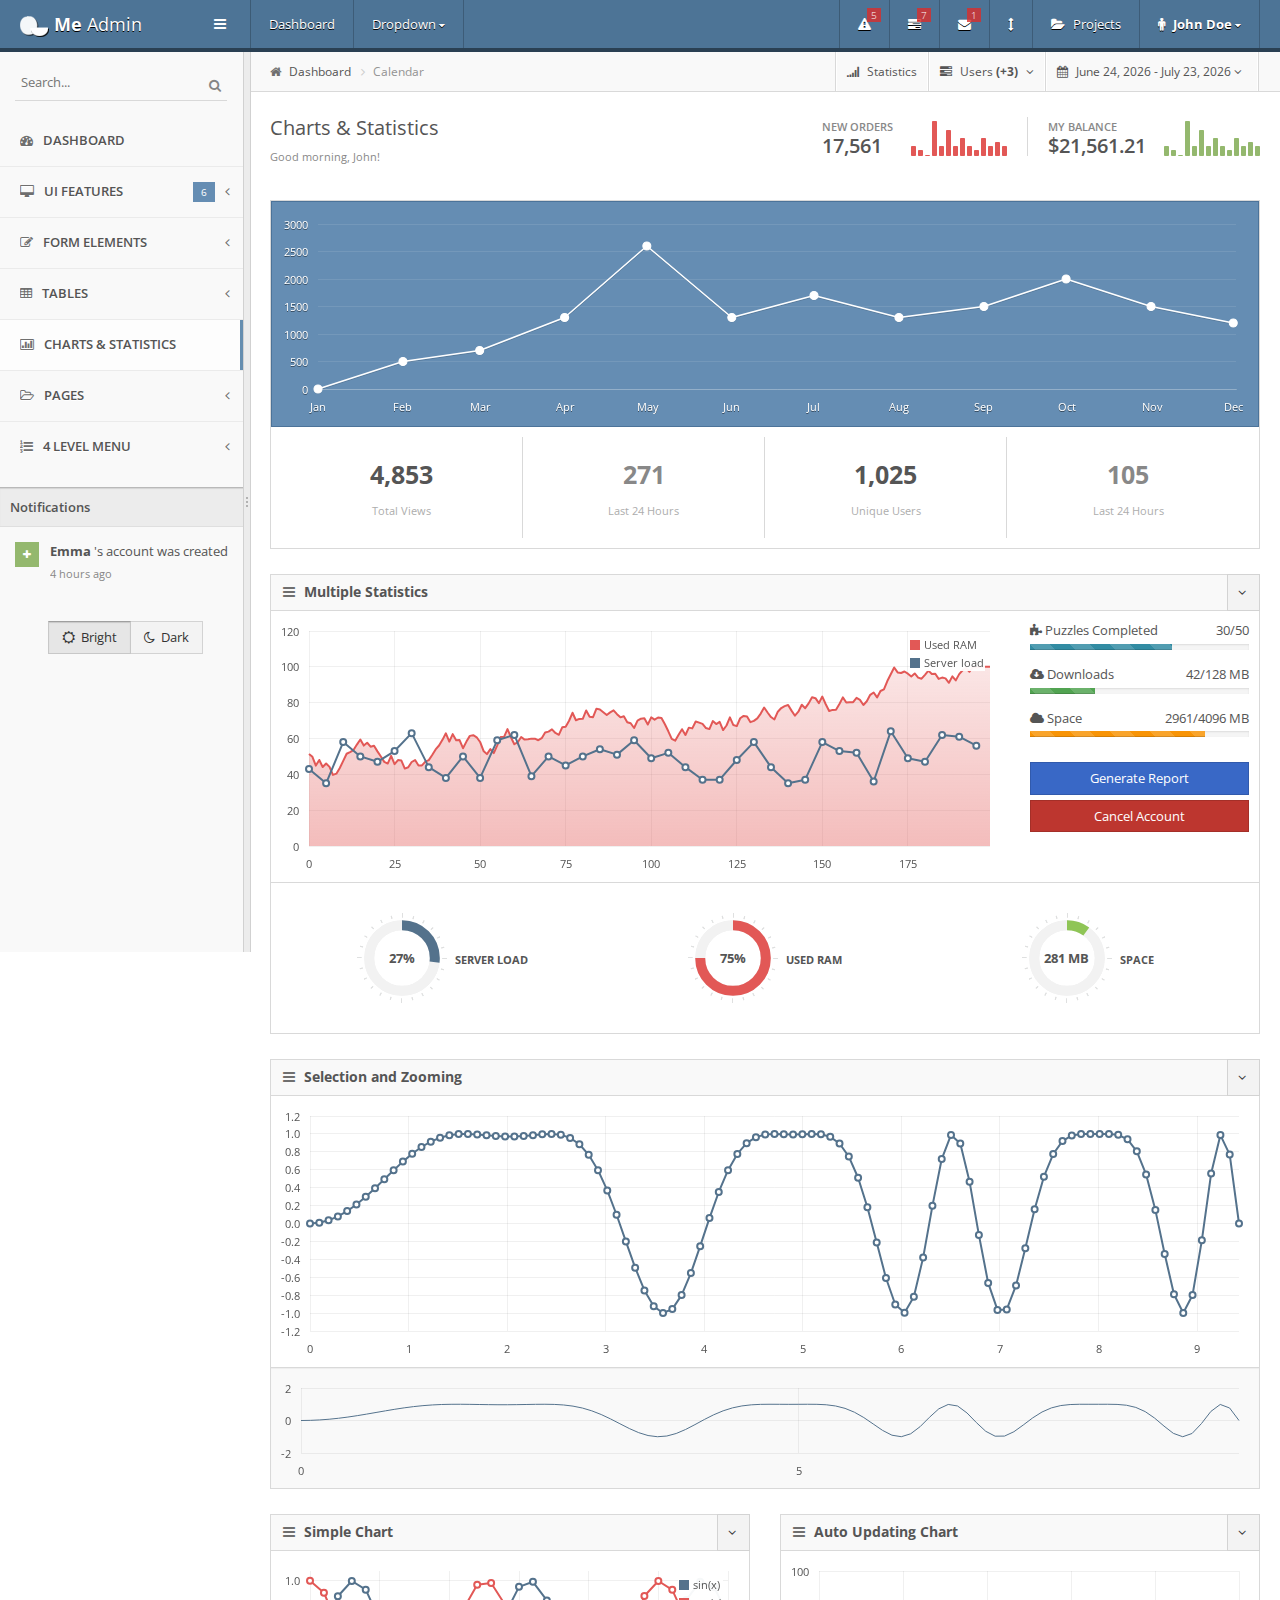
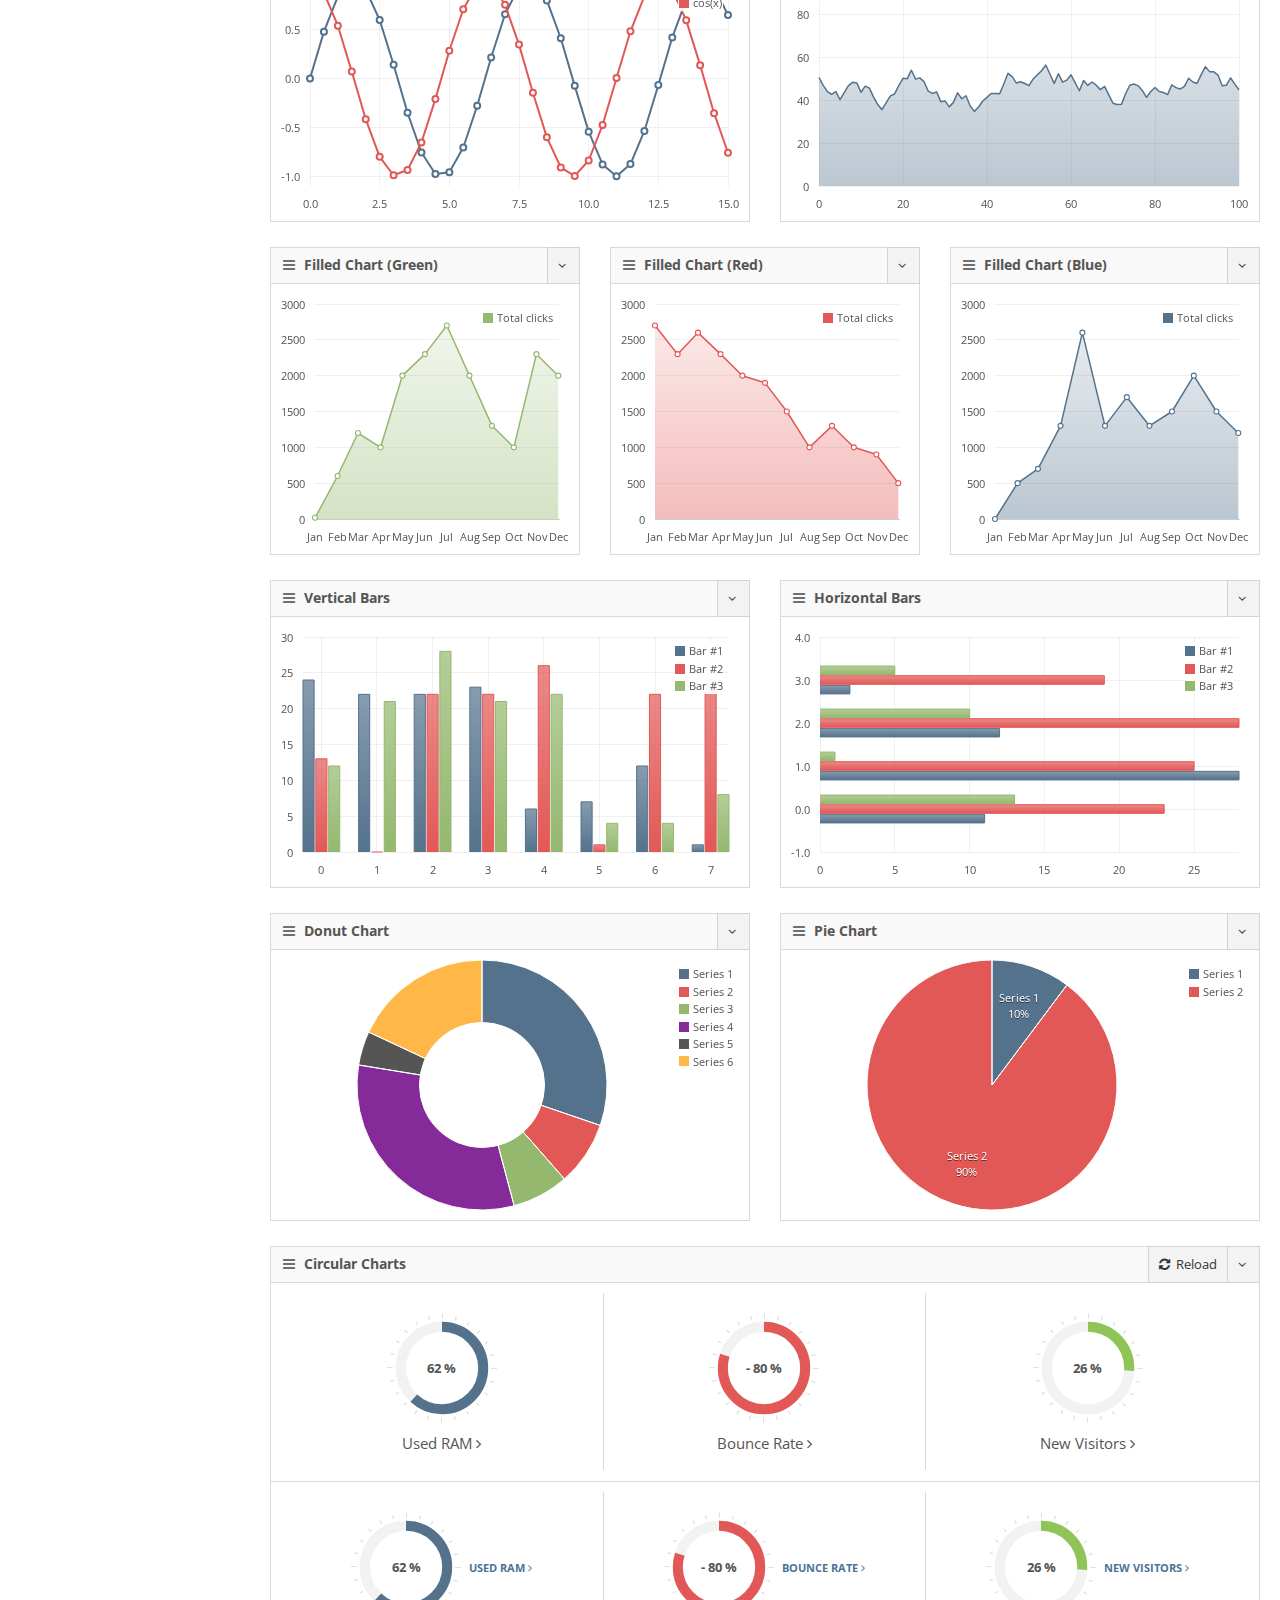
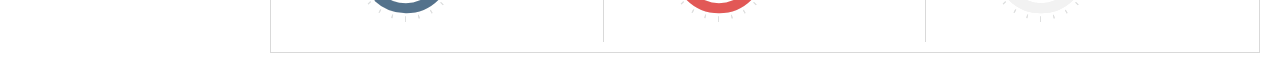
<file: wwwroot/meAdmin/charts.html>
<!DOCTYPE html>
<html lang="en">
  
  <head>
    <meta charset="utf-8">
    <meta name="viewport" content="width=device-width, initial-scale=1.0, minimum-scale=1.0, maximum-scale=1.0, user-scalable=0"
    />
     <title>Bootstrap3响应式后台管理系统模版MeAdmin 图表统计页面 - JS代码网</title>
    <link href="bootstrap/css/bootstrap.min.css" rel="stylesheet" type="text/css"
    />
    <!--[if lt IE 9]>
      <link rel="stylesheet" type="text/css" href="plugins/jquery-ui/jquery.ui.1.10.2.ie.css"
      />
    <![endif]-->
    <link href="assets/css/main.css" rel="stylesheet" type="text/css" />
    <link href="assets/css/plugins.css" rel="stylesheet" type="text/css" />
    <link href="assets/css/responsive.css" rel="stylesheet" type="text/css"
    />
    <link href="assets/css/icons.css" rel="stylesheet" type="text/css" />
    <link rel="stylesheet" href="assets/css/fontawesome/font-awesome.min.css">
    <!--[if IE 7]>
      <link rel="stylesheet" href="assets/css/fontawesome/font-awesome-ie7.min.css">
    <![endif]-->
    <!--[if IE 8]>
      <link href="assets/css/ie8.css" rel="stylesheet" type="text/css" />
    <![endif]-->
    <link href='http://fonts.googleapis.com/css?family=Open+Sans:400,600,700'
    rel='stylesheet' type='text/css'>
    <script type="text/javascript" src="assets/js/libs/jquery-1.10.2.min.js">
    </script>
    <script type="text/javascript" src="plugins/jquery-ui/jquery-ui-1.10.2.custom.min.js">
    </script>
    <script type="text/javascript" src="bootstrap/js/bootstrap.min.js">
    </script>
    <script type="text/javascript" src="assets/js/libs/lodash.compat.min.js">
    </script>
    <!--[if lt IE 9]>
      <script src="assets/js/libs/html5shiv.js">
      </script>
    <![endif]-->
    <script type="text/javascript" src="plugins/touchpunch/jquery.ui.touch-punch.min.js">
    </script>
    <script type="text/javascript" src="plugins/event.swipe/jquery.event.move.js">
    </script>
    <script type="text/javascript" src="plugins/event.swipe/jquery.event.swipe.js">
    </script>
    <script type="text/javascript" src="assets/js/libs/breakpoints.js">
    </script>
    <script type="text/javascript" src="plugins/respond/respond.min.js">
    </script>
    <script type="text/javascript" src="plugins/cookie/jquery.cookie.min.js">
    </script>
    <script type="text/javascript" src="plugins/slimscroll/jquery.slimscroll.min.js">
    </script>
    <script type="text/javascript" src="plugins/slimscroll/jquery.slimscroll.horizontal.min.js">
    </script>
    <!--[if lt IE 9]>
      <script type="text/javascript" src="plugins/flot/excanvas.min.js">
      </script>
    <![endif]-->
    <script type="text/javascript" src="plugins/sparkline/jquery.sparkline.min.js">
    </script>
    <script type="text/javascript" src="plugins/flot/jquery.flot.min.js">
    </script>
    <script type="text/javascript" src="plugins/flot/jquery.flot.tooltip.min.js">
    </script>
    <script type="text/javascript" src="plugins/flot/jquery.flot.resize.min.js">
    </script>
    <script type="text/javascript" src="plugins/flot/jquery.flot.time.min.js">
    </script>
    <script type="text/javascript" src="plugins/flot/jquery.flot.orderBars.min.js">
    </script>
    <script type="text/javascript" src="plugins/flot/jquery.flot.pie.min.js">
    </script>
    <script type="text/javascript" src="plugins/flot/jquery.flot.selection.min.js">
    </script>
    <script type="text/javascript" src="plugins/flot/jquery.flot.growraf.min.js">
    </script>
    <script type="text/javascript" src="plugins/easy-pie-chart/jquery.easy-pie-chart.min.js">
    </script>
    <script type="text/javascript" src="plugins/daterangepicker/moment.min.js">
    </script>
    <script type="text/javascript" src="plugins/daterangepicker/daterangepicker.js">
    </script>
    <script type="text/javascript" src="plugins/blockui/jquery.blockUI.min.js">
    </script>
    <script type="text/javascript" src="assets/js/app.js">
    </script>
    <script type="text/javascript" src="assets/js/plugins.js">
    </script>
    <script type="text/javascript" src="assets/js/plugins.form-components.js">
    </script>
    <script>
      $(document).ready(function() {
        App.init();
        Plugins.init();
        FormComponents.init()
      });
    </script>
    <script type="text/javascript" src="assets/js/custom.js">
    </script>
    <script type="text/javascript" src="assets/js/demo/charts.js">
    </script>
    <script type="text/javascript" src="assets/js/demo/charts/chart_bars_horizontal.js">
    </script>
    <script type="text/javascript" src="assets/js/demo/charts/chart_bars_vertical.js">
    </script>
    <script type="text/javascript" src="assets/js/demo/charts/chart_donut.js">
    </script>
    <script type="text/javascript" src="assets/js/demo/charts/chart_filled_blue.js">
    </script>
    <script type="text/javascript" src="assets/js/demo/charts/chart_filled_green.js">
    </script>
    <script type="text/javascript" src="assets/js/demo/charts/chart_filled_red.js">
    </script>
    <script type="text/javascript" src="assets/js/demo/charts/chart_multiple.js">
    </script>
    <script type="text/javascript" src="assets/js/demo/charts/chart_pie.js">
    </script>
    <script type="text/javascript" src="assets/js/demo/charts/chart_simple.js">
    </script>
    <script type="text/javascript" src="assets/js/demo/charts/chart_updating.js">
    </script>
    <script type="text/javascript" src="assets/js/demo/charts/chart_widget.js">
    </script>
    <script type="text/javascript" src="assets/js/demo/charts/chart_selection_zooming.js">
    </script>
  </head>
  
  <body>
    <header class="header navbar navbar-fixed-top" role="banner">
      <div class="container">
        <ul class="nav navbar-nav">
          <li class="nav-toggle">
            <a href="javascript:void(0);" title="">
              <i class="icon-reorder">
              </i>
            </a>
          </li>
        </ul>
        <a class="navbar-brand" href="index.html">
          <img src="assets/img/logo.png" alt="logo" />
           <strong>
            Me
          </strong>
          Admin
        </a>
        <a href="#" class="toggle-sidebar bs-tooltip" data-placement="bottom"
        data-original-title="Toggle navigation">
          <i class="icon-reorder">
          </i>
        </a>
        <ul class="nav navbar-nav navbar-left hidden-xs hidden-sm">
          <li>
            <a href="#">
              Dashboard
            </a>
          </li>
          <li class="dropdown">
            <a href="#" class="dropdown-toggle" data-toggle="dropdown">
              Dropdown
              <i class="icon-caret-down small">
              </i>
            </a>
            <ul class="dropdown-menu">
              <li>
                <a href="#">
                  <i class="icon-user">
                  </i>
                  Example #1
                </a>
              </li>
              <li>
                <a href="#">
                  <i class="icon-calendar">
                  </i>
                  Example #2
                </a>
              </li>
              <li class="divider">
              </li>
              <li>
                <a href="#">
                  <i class="icon-tasks">
                  </i>
                  Example #3
                </a>
              </li>
            </ul>
          </li>
        </ul>
        <ul class="nav navbar-nav navbar-right">
          <li class="dropdown">
            <a href="#" class="dropdown-toggle" data-toggle="dropdown">
              <i class="icon-warning-sign">
              </i>
              <span class="badge">
                5
              </span>
            </a>
            <ul class="dropdown-menu extended notification">
              <li class="title">
                <p>
                  You have 5 new notifications
                </p>
              </li>
              <li>
                <a href="javascript:void(0);">
                  <span class="label label-success">
                    <i class="icon-plus">
                    </i>
                  </span>
                  <span class="message">
                    New user registration.
                  </span>
                  <span class="time">
                    1 mins
                  </span>
                </a>
              </li>
              <li>
                <a href="javascript:void(0);">
                  <span class="label label-danger">
                    <i class="icon-warning-sign">
                    </i>
                  </span>
                  <span class="message">
                    High CPU load on cluster #2.
                  </span>
                  <span class="time">
                    5 mins
                  </span>
                </a>
              </li>
              <li>
                <a href="javascript:void(0);">
                  <span class="label label-success">
                    <i class="icon-plus">
                    </i>
                  </span>
                  <span class="message">
                    New user registration.
                  </span>
                  <span class="time">
                    10 mins
                  </span>
                </a>
              </li>
              <li>
                <a href="javascript:void(0);">
                  <span class="label label-info">
                    <i class="icon-bullhorn">
                    </i>
                  </span>
                  <span class="message">
                    New items are in queue.
                  </span>
                  <span class="time">
                    25 mins
                  </span>
                </a>
              </li>
              <li>
                <a href="javascript:void(0);">
                  <span class="label label-warning">
                    <i class="icon-bolt">
                    </i>
                  </span>
                  <span class="message">
                    Disk space to 85% full.
                  </span>
                  <span class="time">
                    55 mins
                  </span>
                </a>
              </li>
              <li class="footer">
                <a href="javascript:void(0);">
                  View all notifications
                </a>
              </li>
            </ul>
          </li>
          <li class="dropdown hidden-xs hidden-sm">
            <a href="#" class="dropdown-toggle" data-toggle="dropdown">
              <i class="icon-tasks">
              </i>
              <span class="badge">
                7
              </span>
            </a>
            <ul class="dropdown-menu extended notification">
              <li class="title">
                <p>
                  You have 7 pending tasks
                </p>
              </li>
              <li>
                <a href="javascript:void(0);">
                  <span class="task">
                    <span class="desc">
                      Preparing new release
                    </span>
                    <span class="percent">
                      30%
                    </span>
                  </span>
                  <div class="progress progress-small">
                    <div style="width: 30%;" class="progress-bar progress-bar-info">
                    </div>
                  </div>
                </a>
              </li>
              <li>
                <a href="javascript:void(0);">
                  <span class="task">
                    <span class="desc">
                      Change management
                    </span>
                    <span class="percent">
                      80%
                    </span>
                  </span>
                  <div class="progress progress-small progress-striped active">
                    <div style="width: 80%;" class="progress-bar progress-bar-danger">
                    </div>
                  </div>
                </a>
              </li>
              <li>
                <a href="javascript:void(0);">
                  <span class="task">
                    <span class="desc">
                      Mobile development
                    </span>
                    <span class="percent">
                      60%
                    </span>
                  </span>
                  <div class="progress progress-small">
                    <div style="width: 60%;" class="progress-bar progress-bar-success">
                    </div>
                  </div>
                </a>
              </li>
              <li>
                <a href="javascript:void(0);">
                  <span class="task">
                    <span class="desc">
                      Database migration
                    </span>
                    <span class="percent">
                      20%
                    </span>
                  </span>
                  <div class="progress progress-small">
                    <div style="width: 20%;" class="progress-bar progress-bar-warning">
                    </div>
                  </div>
                </a>
              </li>
              <li class="footer">
                <a href="javascript:void(0);">
                  View all tasks
                </a>
              </li>
            </ul>
          </li>
          <li class="dropdown hidden-xs hidden-sm">
            <a href="#" class="dropdown-toggle" data-toggle="dropdown">
              <i class="icon-envelope">
              </i>
              <span class="badge">
                1
              </span>
            </a>
            <ul class="dropdown-menu extended notification">
              <li class="title">
                <p>
                  You have 3 new messages
                </p>
              </li>
              <li>
                <a href="javascript:void(0);">
                  <span class="photo">
                    <img src="assets/img/demo/avatar-1.jpg" alt="" />
                  </span>
                  <span class="subject">
                    <span class="from">
                      Bob Carter
                    </span>
                    <span class="time">
                      Just Now
                    </span>
                  </span>
                  <span class="text">
                    Consetetur sadipscing elitr...
                  </span>
                </a>
              </li>
              <li>
                <a href="javascript:void(0);">
                  <span class="photo">
                    <img src="assets/img/demo/avatar-2.jpg" alt="" />
                  </span>
                  <span class="subject">
                    <span class="from">
                      Jane Doe
                    </span>
                    <span class="time">
                      45 mins
                    </span>
                  </span>
                  <span class="text">
                    Sed diam nonumy...
                  </span>
                </a>
              </li>
              <li>
                <a href="javascript:void(0);">
                  <span class="photo">
                    <img src="assets/img/demo/avatar-3.jpg" alt="" />
                  </span>
                  <span class="subject">
                    <span class="from">
                      Patrick Nilson
                    </span>
                    <span class="time">
                      6 hours
                    </span>
                  </span>
                  <span class="text">
                    No sea takimata sanctus...
                  </span>
                </a>
              </li>
              <li class="footer">
                <a href="javascript:void(0);">
                  View all messages
                </a>
              </li>
            </ul>
          </li>
          <li>
            <a href="#" class="dropdown-toggle row-bg-toggle">
              <i class="icon-resize-vertical">
              </i>
            </a>
          </li>
          <li class="dropdown">
            <a href="#" class="project-switcher-btn dropdown-toggle">
              <i class="icon-folder-open">
              </i>
              <span>
                Projects
              </span>
            </a>
          </li>
          <li class="dropdown user">
            <a href="#" class="dropdown-toggle" data-toggle="dropdown">
              <i class="icon-male">
              </i>
              <span class="username">
                John Doe
              </span>
              <i class="icon-caret-down small">
              </i>
            </a>
            <ul class="dropdown-menu">
              <li>
                <a href="pages_user_profile.html">
                  <i class="icon-user">
                  </i>
                  My Profile
                </a>
              </li>
              <li>
                <a href="pages_calendar.html">
                  <i class="icon-calendar">
                  </i>
                  My Calendar
                </a>
              </li>
              <li>
                <a href="#">
                  <i class="icon-tasks">
                  </i>
                  My Tasks
                </a>
              </li>
              <li class="divider">
              </li>
              <li>
                <a href="login.html">
                  <i class="icon-key">
                  </i>
                  Log Out
                </a>
              </li>
            </ul>
          </li>
        </ul>
      </div>
      <div id="project-switcher" class="container project-switcher">
        <div id="scrollbar">
          <div class="handle">
          </div>
        </div>
        <div id="frame">
          <ul class="project-list">
            <li>
              <a href="javascript:void(0);">
                <span class="image">
                  <i class="icon-desktop">
                  </i>
                </span>
                <span class="title">
                  Lorem ipsum dolor
                </span>
              </a>
            </li>
            <li>
              <a href="javascript:void(0);">
                <span class="image">
                  <i class="icon-compass">
                  </i>
                </span>
                <span class="title">
                  Dolor sit invidunt
                </span>
              </a>
            </li>
            <li class="current">
              <a href="javascript:void(0);">
                <span class="image">
                  <i class="icon-male">
                  </i>
                </span>
                <span class="title">
                  Consetetur sadipscing elitr
                </span>
              </a>
            </li>
            <li>
              <a href="javascript:void(0);">
                <span class="image">
                  <i class="icon-thumbs-up">
                  </i>
                </span>
                <span class="title">
                  Sed diam nonumy
                </span>
              </a>
            </li>
            <li>
              <a href="javascript:void(0);">
                <span class="image">
                  <i class="icon-female">
                  </i>
                </span>
                <span class="title">
                  At vero eos et
                </span>
              </a>
            </li>
            <li>
              <a href="javascript:void(0);">
                <span class="image">
                  <i class="icon-beaker">
                  </i>
                </span>
                <span class="title">
                  Sed diam voluptua
                </span>
              </a>
            </li>
            <li>
              <a href="javascript:void(0);">
                <span class="image">
                  <i class="icon-desktop">
                  </i>
                </span>
                <span class="title">
                  Lorem ipsum dolor
                </span>
              </a>
            </li>
            <li>
              <a href="javascript:void(0);">
                <span class="image">
                  <i class="icon-compass">
                  </i>
                </span>
                <span class="title">
                  Dolor sit invidunt
                </span>
              </a>
            </li>
            <li>
              <a href="javascript:void(0);">
                <span class="image">
                  <i class="icon-male">
                  </i>
                </span>
                <span class="title">
                  Consetetur sadipscing elitr
                </span>
              </a>
            </li>
            <li>
              <a href="javascript:void(0);">
                <span class="image">
                  <i class="icon-thumbs-up">
                  </i>
                </span>
                <span class="title">
                  Sed diam nonumy
                </span>
              </a>
            </li>
            <li>
              <a href="javascript:void(0);">
                <span class="image">
                  <i class="icon-female">
                  </i>
                </span>
                <span class="title">
                  At vero eos et
                </span>
              </a>
            </li>
            <li>
              <a href="javascript:void(0);">
                <span class="image">
                  <i class="icon-beaker">
                  </i>
                </span>
                <span class="title">
                  Sed diam voluptua
                </span>
              </a>
            </li>
          </ul>
        </div>
      </div>
    </header>
    <div id="container">
      <div id="sidebar" class="sidebar-fixed">
        <div id="sidebar-content">
          <form class="sidebar-search">
            <div class="input-box">
              <button type="submit" class="submit">
                <i class="icon-search">
                </i>
              </button>
              <span>
                <input type="text" placeholder="Search...">
              </span>
            </div>
          </form>
          <div class="sidebar-search-results">
            <i class="icon-remove close">
            </i>
            <div class="title">
              Documents
            </div>
            <ul class="notifications">
              <li>
                <a href="javascript:void(0);">
                  <div class="col-left">
                    <span class="label label-info">
                      <i class="icon-file-text">
                      </i>
                    </span>
                  </div>
                  <div class="col-right with-margin">
                    <span class="message">
                      <strong>
                        John Doe
                      </strong>
                      received $1.527,32
                    </span>
                    <span class="time">
                      finances.xls
                    </span>
                  </div>
                </a>
              </li>
              <li>
                <a href="javascript:void(0);">
                  <div class="col-left">
                    <span class="label label-success">
                      <i class="icon-file-text">
                      </i>
                    </span>
                  </div>
                  <div class="col-right with-margin">
                    <span class="message">
                      My name is
                      <strong>
                        John Doe
                      </strong>
                      ...
                    </span>
                    <span class="time">
                      briefing.docx
                    </span>
                  </div>
                </a>
              </li>
            </ul>
            <div class="title">
              Persons
            </div>
            <ul class="notifications">
              <li>
                <a href="javascript:void(0);">
                  <div class="col-left">
                    <span class="label label-danger">
                      <i class="icon-female">
                      </i>
                    </span>
                  </div>
                  <div class="col-right with-margin">
                    <span class="message">
                      Jane
                      <strong>
                        Doe
                      </strong>
                    </span>
                    <span class="time">
                      21 years old
                    </span>
                  </div>
                </a>
              </li>
            </ul>
          </div>
          <ul id="nav">
            <li>
              <a href="index.html">
                <i class="icon-dashboard">
                </i>
                Dashboard
              </a>
            </li>
            <li>
              <a href="javascript:void(0);">
                <i class="icon-desktop">
                </i>
                UI Features
                <span class="label label-info pull-right">
                  6
                </span>
              </a>
              <ul class="sub-menu">
                <li>
                  <a href="ui_general.html">
                    <i class="icon-angle-right">
                    </i>
                    General
                  </a>
                </li>
                <li>
                  <a href="ui_buttons.html">
                    <i class="icon-angle-right">
                    </i>
                    Buttons
                  </a>
                </li>
                <li>
                  <a href="ui_tabs_accordions.html">
                    <i class="icon-angle-right">
                    </i>
                    Tabs &amp; Accordions
                  </a>
                </li>
                <li>
                  <a href="ui_sliders.html">
                    <i class="icon-angle-right">
                    </i>
                    Sliders
                  </a>
                </li>
                <li>
                  <a href="ui_nestable_list.html">
                    <i class="icon-angle-right">
                    </i>
                    Nestable List
                  </a>
                </li>
                <li>
                  <a href="ui_typography.html">
                    <i class="icon-angle-right">
                    </i>
                    Typography / Icons
                  </a>
                </li>
                <li>
                  <a href="ui_google_maps.html">
                    <i class="icon-angle-right">
                    </i>
                    Google Maps
                  </a>
                </li>
                <li>
                  <a href="ui_grid.html">
                    <i class="icon-angle-right">
                    </i>
                    Grid
                  </a>
                </li>
              </ul>
            </li>
            <li>
              <a href="javascript:void(0);">
                <i class="icon-edit">
                </i>
                Form Elements
              </a>
              <ul class="sub-menu">
                <li>
                  <a href="form_components.html">
                    <i class="icon-angle-right">
                    </i>
                    Form Components
                  </a>
                </li>
                <li>
                  <a href="form_layouts.html">
                    <i class="icon-angle-right">
                    </i>
                    Form Layouts
                  </a>
                </li>
                <li>
                  <a href="form_validation.html">
                    <i class="icon-angle-right">
                    </i>
                    Form Validation
                  </a>
                </li>
                <li>
                  <a href="form_wizard.html">
                    <i class="icon-angle-right">
                    </i>
                    Form Wizard
                  </a>
                </li>
              </ul>
            </li>
            <li>
              <a href="javascript:void(0);">
                <i class="icon-table">
                </i>
                Tables
              </a>
              <ul class="sub-menu">
                <li>
                  <a href="tables_static.html">
                    <i class="icon-angle-right">
                    </i>
                    Static Tables
                  </a>
                </li>
                <li>
                  <a href="http://envato.stammtec.de/themeforest/melon/tables_dynamic.html">
                    <i class="icon-angle-right">
                    </i>
                    Dynamic Tables (DataTables)
                  </a>
                </li>
                <li>
                  <a href="tables_responsive.html">
                    <i class="icon-angle-right">
                    </i>
                    Responsive Tables
                  </a>
                </li>
              </ul>
            </li>
            <li class="current">
              <a href="charts.html">
                <i class="icon-bar-chart">
                </i>
                Charts &amp; Statistics
              </a>
            </li>
            <li>
              <a href="javascript:void(0);">
                <i class="icon-folder-open-alt">
                </i>
                Pages
              </a>
              <ul class="sub-menu">
                <li>
                  <a href="login.html">
                    <i class="icon-angle-right">
                    </i>
                    Login
                  </a>
                </li>
                <li>
                  <a href="pages_user_profile.html">
                    <i class="icon-angle-right">
                    </i>
                    User Profile
                  </a>
                </li>
                <li>
                  <a href="pages_calendar.html">
                    <i class="icon-angle-right">
                    </i>
                    Calendar
                  </a>
                </li>
                <li>
                  <a href="pages_invoice.html">
                    <i class="icon-angle-right">
                    </i>
                    Invoice
                  </a>
                </li>
                <li>
                  <a href="404.html">
                    <i class="icon-angle-right">
                    </i>
                    404 Page
                  </a>
                </li>
              </ul>
            </li>
            <li>
              <a href="javascript:void(0);">
                <i class="icon-list-ol">
                </i>
                4 Level Menu
              </a>
              <ul class="sub-menu">
                <li class="open-default">
                  <a href="javascript:void(0);">
                    <i class="icon-cogs">
                    </i>
                    Item 1
                    <span class="arrow">
                    </span>
                  </a>
                  <ul class="sub-menu">
                    <li class="open-default">
                      <a href="javascript:void(0);">
                        <i class="icon-user">
                        </i>
                        Sample Link 1
                        <span class="arrow">
                        </span>
                      </a>
                      <ul class="sub-menu">
                        <li class="current">
                          <a href="javascript:void(0);">
                            <i class="icon-remove">
                            </i>
                            Sample Link 1
                          </a>
                        </li>
                        <li>
                          <a href="javascript:void(0);">
                            <i class="icon-pencil">
                            </i>
                            Sample Link 1
                          </a>
                        </li>
                        <li>
                          <a href="javascript:void(0);">
                            <i class="icon-edit">
                            </i>
                            Sample Link 1
                          </a>
                        </li>
                      </ul>
                    </li>
                    <li>
                      <a href="javascript:void(0);">
                        <i class="icon-user">
                        </i>
                        Sample Link 1
                      </a>
                    </li>
                    <li>
                      <a href="javascript:void(0);">
                        <i class="icon-external-link">
                        </i>
                        Sample Link 2
                      </a>
                    </li>
                    <li>
                      <a href="javascript:void(0);">
                        <i class="icon-bell">
                        </i>
                        Sample Link 3
                      </a>
                    </li>
                  </ul>
                </li>
                <li>
                  <a href="javascript:void(0);">
                    <i class="icon-globe">
                    </i>
                    Item 2
                    <span class="arrow">
                    </span>
                  </a>
                  <ul class="sub-menu">
                    <li>
                      <a href="javascript:void(0);">
                        <i class="icon-user">
                        </i>
                        Sample Link 1
                      </a>
                    </li>
                    <li>
                      <a href="javascript:void(0);">
                        <i class="icon-external-link">
                        </i>
                        Sample Link 1
                      </a>
                    </li>
                    <li>
                      <a href="javascript:void(0);">
                        <i class="icon-bell">
                        </i>
                        Sample Link 1
                      </a>
                    </li>
                  </ul>
                </li>
                <li>
                  <a href="javascript:void(0);">
                    <i class="icon-folder-open">
                    </i>
                    Item 3
                  </a>
                </li>
              </ul>
            </li>
          </ul>
          <div class="sidebar-title">
            <span>
              Notifications
            </span>
          </div>
          <ul class="notifications demo-slide-in">
            <li style="display: none;">
              <div class="col-left">
                <span class="label label-danger">
                  <i class="icon-warning-sign">
                  </i>
                </span>
              </div>
              <div class="col-right with-margin">
                <span class="message">
                  Server
                  <strong>
                    #512
                  </strong>
                  crashed.
                </span>
                <span class="time">
                  few seconds ago
                </span>
              </div>
            </li>
            <li style="display: none;">
              <div class="col-left">
                <span class="label label-info">
                  <i class="icon-envelope">
                  </i>
                </span>
              </div>
              <div class="col-right with-margin">
                <span class="message">
                  <strong>
                    John
                  </strong>
                  sent you a message
                </span>
                <span class="time">
                  few second ago
                </span>
              </div>
            </li>
            <li>
              <div class="col-left">
                <span class="label label-success">
                  <i class="icon-plus">
                  </i>
                </span>
              </div>
              <div class="col-right with-margin">
                <span class="message">
                  <strong>
                    Emma
                  </strong>
                  's account was created
                </span>
                <span class="time">
                  4 hours ago
                </span>
              </div>
            </li>
          </ul>
          <div class="sidebar-widget align-center">
            <div class="btn-group" data-toggle="buttons" id="theme-switcher">
              <label class="btn active">
                <input type="radio" name="theme-switcher" data-theme="bright">
                <i class="icon-sun">
                </i>
                Bright
              </label>
              <label class="btn">
                <input type="radio" name="theme-switcher" data-theme="dark">
                <i class="icon-moon">
                </i>
                Dark
              </label>
            </div>
          </div>
        </div>
        <div id="divider" class="resizeable">
        </div>
      </div>
      <div id="content">
        <div class="container">
          <div class="crumbs">
            <ul id="breadcrumbs" class="breadcrumb">
              <li>
                <i class="icon-home">
                </i>
                <a href="index.html">
                  Dashboard
                </a>
              </li>
              <li class="current">
                <a href="pages_calendar.html" title="">
                  Calendar
                </a>
              </li>
            </ul>
            <ul class="crumb-buttons">
              <li>
                <a href="charts.html" title="">
                  <i class="icon-signal">
                  </i>
                  <span>
                    Statistics
                  </span>
                </a>
              </li>
              <li class="dropdown">
                <a href="#" title="" data-toggle="dropdown">
                  <i class="icon-tasks">
                  </i>
                  <span>
                    Users
                    <strong>
                      (+3)
                    </strong>
                  </span>
                  <i class="icon-angle-down left-padding">
                  </i>
                </a>
                <ul class="dropdown-menu pull-right">
                  <li>
                    <a href="form_components.html" title="">
                      <i class="icon-plus">
                      </i>
                      Add new User
                    </a>
                  </li>
                  <li>
                    <a href="http://envato.stammtec.de/themeforest/melon/tables_dynamic.html"
                    title="">
                      <i class="icon-reorder">
                      </i>
                      Overview
                    </a>
                  </li>
                </ul>
              </li>
              <li class="range">
                <a href="#">
                  <i class="icon-calendar">
                  </i>
                  <span>
                  </span>
                  <i class="icon-angle-down">
                  </i>
                </a>
              </li>
            </ul>
          </div>
          <div class="page-header">
            <div class="page-title">
              <h3>
                Charts &amp; Statistics
              </h3>
              <span>
                Good morning, John!
              </span>
            </div>
            <ul class="page-stats">
              <li>
                <div class="summary">
                  <span>
                    New orders
                  </span>
                  <h3>
                    17,561
                  </h3>
                </div>
                <div id="sparkline-bar" class="graph sparkline hidden-xs">
                  20,15,8,50,20,40,20,30,20,15,30,20,25,20
                </div>
              </li>
              <li>
                <div class="summary">
                  <span>
                    My balance
                  </span>
                  <h3>
                    $21,561.21
                  </h3>
                </div>
                <div id="sparkline-bar2" class="graph sparkline hidden-xs">
                  20,15,8,50,20,40,20,30,20,15,30,20,25,20
                </div>
              </li>
            </ul>
          </div>
          <div class="row">
            <div class="col-md-12">
              <div class="widget box">
                <div class="widget-chart">
                  <div id="chart_widget" class="chart chart-medium">
                  </div>
                </div>
                <div class="widget-content">
                  <ul class="stats">
                    <li>
                      <strong>
                        4,853
                      </strong>
                      <small>
                        Total Views
                      </small>
                    </li>
                    <li class="light">
                      <strong>
                        271
                      </strong>
                      <small>
                        Last 24 Hours
                      </small>
                    </li>
                    <li>
                      <strong>
                        1,025
                      </strong>
                      <small>
                        Unique Users
                      </small>
                    </li>
                    <li class="light">
                      <strong>
                        105
                      </strong>
                      <small>
                        Last 24 Hours
                      </small>
                    </li>
                  </ul>
                </div>
              </div>
            </div>
          </div>
          <div class="row">
            <div class="col-md-12">
              <div class="widget box">
                <div class="widget-header">
                  <h4>
                    <i class="icon-reorder">
                    </i>
                    Multiple Statistics
                  </h4>
                  <div class="toolbar no-padding">
                    <div class="btn-group">
                      <span class="btn btn-xs widget-collapse">
                        <i class="icon-angle-down">
                        </i>
                      </span>
                    </div>
                  </div>
                </div>
                <div class="widget-content">
                  <div class="row">
                    <div class="col-md-9">
                      <div id="chart_multiple" class="chart">
                      </div>
                    </div>
                    <div class="col-md-3">
                      <div class="progress-stats">
                        <span class="title">
                          <i class="icon-puzzle-piece">
                          </i>
                          Puzzles Completed
                          <span>
                            30/50
                          </span>
                        </span>
                        <div class="progress progress-mini progress-striped">
                          <div class="progress-bar progress-bar-info" style="width: 65%;">
                          </div>
                        </div>
                      </div>
                      <div class="progress-stats">
                        <span class="title">
                          <i class="icon-cloud-download">
                          </i>
                          Downloads
                          <span>
                            42/128 MB
                          </span>
                        </span>
                        <div class="progress progress-mini progress-success progress-striped">
                          <div class="progress-bar progress-bar-success" style="width: 30%;">
                          </div>
                        </div>
                      </div>
                      <div class="progress-stats">
                        <span class="title">
                          <i class="icon-cloud">
                          </i>
                          Space
                          <span>
                            2961/4096 MB
                          </span>
                        </span>
                        <div class="progress progress-mini progress-warning progress-striped">
                          <div class="progress-bar progress-bar-warning" style="width: 80%;">
                          </div>
                        </div>
                      </div>
                      <div class="spacing-10px">
                      </div>
                      <button type="button" class="btn btn-block btn-primary">
                        Generate Report
                      </button>
                      <button type="button" class="btn btn-block btn-danger">
                        Cancel Account
                      </button>
                    </div>
                  </div>
                </div>
                <div class="divider">
                </div>
                <div class="widget-content">
                  <ul class="stats no-dividers">
                    <li class="circular-chart-inline">
                      <div class="circular-chart" data-percent="27" data-size="90">
                        27%
                      </div>
                      <span class="description">
                        Server Load
                      </span>
                    </li>
                    <li class="circular-chart-inline">
                      <div class="circular-chart" data-percent="75" data-size="90" data-bar-color="#e25856">
                        75%
                      </div>
                      <span class="description">
                        Used RAM
                      </span>
                    </li>
                    <li class="circular-chart-inline">
                      <div class="circular-chart" data-percent="10" data-size="90" data-bar-color="#8fc556">
                        281 MB
                      </div>
                      <span class="description">
                        Space
                      </span>
                    </li>
                  </ul>
                </div>
              </div>
            </div>
          </div>
          <div class="row">
            <div class="col-md-12">
              <div class="widget box">
                <div class="widget-header">
                  <h4>
                    <i class="icon-reorder">
                    </i>
                    Selection and Zooming
                  </h4>
                  <div class="toolbar no-padding">
                    <div class="btn-group">
                      <span class="btn btn-xs widget-collapse">
                        <i class="icon-angle-down">
                        </i>
                      </span>
                    </div>
                  </div>
                </div>
                <div class="widget-content">
                  <div id="chart_selection_zooming" class="chart">
                  </div>
                </div>
                <div class="divider">
                </div>
                <div class="widget-content widget-deeper">
                  <div id="chart_selection_zooming_overview" class="chart chart-small">
                  </div>
                </div>
              </div>
            </div>
          </div>
          <div class="row">
            <div class="col-md-6">
              <div class="widget box">
                <div class="widget-header">
                  <h4>
                    <i class="icon-reorder">
                    </i>
                    Simple Chart
                  </h4>
                  <div class="toolbar no-padding">
                    <div class="btn-group">
                      <span class="btn btn-xs widget-collapse">
                        <i class="icon-angle-down">
                        </i>
                      </span>
                    </div>
                  </div>
                </div>
                <div class="widget-content">
                  <div id="chart_simple" class="chart">
                  </div>
                </div>
              </div>
            </div>
            <div class="col-md-6">
              <div class="widget box">
                <div class="widget-header">
                  <h4>
                    <i class="icon-reorder">
                    </i>
                    Auto Updating Chart
                  </h4>
                  <div class="toolbar no-padding">
                    <div class="btn-group">
                      <span class="btn btn-xs widget-collapse">
                        <i class="icon-angle-down">
                        </i>
                      </span>
                    </div>
                  </div>
                </div>
                <div class="widget-content">
                  <div id="chart_updating" class="chart">
                  </div>
                </div>
              </div>
            </div>
          </div>
          <div class="row">
            <div class="col-md-4">
              <div class="widget box">
                <div class="widget-header">
                  <h4>
                    <i class="icon-reorder">
                    </i>
                    Filled Chart (Green)
                  </h4>
                  <div class="toolbar no-padding">
                    <div class="btn-group">
                      <span class="btn btn-xs widget-collapse">
                        <i class="icon-angle-down">
                        </i>
                      </span>
                    </div>
                  </div>
                </div>
                <div class="widget-content">
                  <div id="chart_filled_green" class="chart">
                  </div>
                </div>
              </div>
            </div>
            <div class="col-md-4">
              <div class="widget box">
                <div class="widget-header">
                  <h4>
                    <i class="icon-reorder">
                    </i>
                    Filled Chart (Red)
                  </h4>
                  <div class="toolbar no-padding">
                    <div class="btn-group">
                      <span class="btn btn-xs widget-collapse">
                        <i class="icon-angle-down">
                        </i>
                      </span>
                    </div>
                  </div>
                </div>
                <div class="widget-content">
                  <div id="chart_filled_red" class="chart">
                  </div>
                </div>
              </div>
            </div>
            <div class="col-md-4">
              <div class="widget box">
                <div class="widget-header">
                  <h4>
                    <i class="icon-reorder">
                    </i>
                    Filled Chart (Blue)
                  </h4>
                  <div class="toolbar no-padding">
                    <div class="btn-group">
                      <span class="btn btn-xs widget-collapse">
                        <i class="icon-angle-down">
                        </i>
                      </span>
                    </div>
                  </div>
                </div>
                <div class="widget-content">
                  <div id="chart_filled_blue" class="chart">
                  </div>
                </div>
              </div>
            </div>
          </div>
          <div class="row">
            <div class="col-md-6">
              <div class="widget box">
                <div class="widget-header">
                  <h4>
                    <i class="icon-reorder">
                    </i>
                    Vertical Bars
                  </h4>
                  <div class="toolbar no-padding">
                    <div class="btn-group">
                      <span class="btn btn-xs widget-collapse">
                        <i class="icon-angle-down">
                        </i>
                      </span>
                    </div>
                  </div>
                </div>
                <div class="widget-content">
                  <div id="chart_bars_vertical" class="chart">
                  </div>
                </div>
              </div>
            </div>
            <div class="col-md-6">
              <div class="widget box">
                <div class="widget-header">
                  <h4>
                    <i class="icon-reorder">
                    </i>
                    Horizontal Bars
                  </h4>
                  <div class="toolbar no-padding">
                    <div class="btn-group">
                      <span class="btn btn-xs widget-collapse">
                        <i class="icon-angle-down">
                        </i>
                      </span>
                    </div>
                  </div>
                </div>
                <div class="widget-content">
                  <div id="chart_bars_horizontal" class="chart">
                  </div>
                </div>
              </div>
            </div>
          </div>
          <div class="row">
            <div class="col-md-6">
              <div class="widget box">
                <div class="widget-header">
                  <h4>
                    <i class="icon-reorder">
                    </i>
                    Donut Chart
                  </h4>
                  <div class="toolbar no-padding">
                    <div class="btn-group">
                      <span class="btn btn-xs widget-collapse">
                        <i class="icon-angle-down">
                        </i>
                      </span>
                    </div>
                  </div>
                </div>
                <div class="widget-content">
                  <div id="chart_donut" class="chart">
                  </div>
                </div>
              </div>
            </div>
            <div class="col-md-6">
              <div class="widget box">
                <div class="widget-header">
                  <h4>
                    <i class="icon-reorder">
                    </i>
                    Pie Chart
                  </h4>
                  <div class="toolbar no-padding">
                    <div class="btn-group">
                      <span class="btn btn-xs widget-collapse">
                        <i class="icon-angle-down">
                        </i>
                      </span>
                    </div>
                  </div>
                </div>
                <div class="widget-content">
                  <div id="chart_pie" class="chart">
                  </div>
                </div>
              </div>
            </div>
          </div>
          <div class="row">
            <div class="col-md-12">
              <div class="widget box">
                <div class="widget-header">
                  <h4>
                    <i class="icon-reorder">
                    </i>
                    Circular Charts
                  </h4>
                  <div class="toolbar no-padding">
                    <div class="btn-group">
                      <span class="btn btn-xs circular-charts-reload">
                        <i class="icon-refresh">
                        </i>
                        Reload
                      </span>
                      <span class="btn btn-xs widget-collapse">
                        <i class="icon-angle-down">
                        </i>
                      </span>
                    </div>
                  </div>
                </div>
                <div class="widget-content">
                  <ul class="stats">
                    <li>
                      <div class="circular-chart demo-reload" data-percent="62">
                        <span>
                          62
                        </span>
                        %
                      </div>
                      <a href="javascript:void(0);" class="title">
                        Used RAM
                        <i class="icon-angle-right">
                        </i>
                      </a>
                    </li>
                    <li>
                      <div class="circular-chart demo-reload" data-percent="80" data-bar-color="#e25856">
                        -
                        <span>
                          80
                        </span>
                        %
                      </div>
                      <a href="javascript:void(0);" class="title">
                        Bounce Rate
                        <i class="icon-angle-right">
                        </i>
                      </a>
                    </li>
                    <li>
                      <div class="circular-chart demo-reload" data-percent="26" data-bar-color="#8fc556">
                        <span>
                          26
                        </span>
                        %
                      </div>
                      <a href="javascript:void(0);" class="title">
                        New Visitors
                        <i class="icon-angle-right">
                        </i>
                      </a>
                    </li>
                  </ul>
                </div>
                <div class="divider">
                </div>
                <div class="widget-content">
                  <ul class="stats">
                    <li class="circular-chart-inline">
                      <div class="circular-chart demo-reload" data-percent="62">
                        <span>
                          62
                        </span>
                        %
                      </div>
                      <a href="javascript:void(0);" class="description">
                        Used RAM
                        <i class="icon-angle-right">
                        </i>
                      </a>
                    </li>
                    <li class="circular-chart-inline">
                      <div class="circular-chart demo-reload" data-percent="80" data-bar-color="#e25856">
                        -
                        <span>
                          80
                        </span>
                        %
                      </div>
                      <a href="javascript:void(0);" class="description">
                        Bounce Rate
                        <i class="icon-angle-right">
                        </i>
                      </a>
                    </li>
                    <li class="circular-chart-inline">
                      <div class="circular-chart demo-reload" data-percent="26" data-bar-color="#8fc556">
                        <span>
                          26
                        </span>
                        %
                      </div>
                      <a href="javascript:void(0);" class="description">
                        New Visitors
                        <i class="icon-angle-right">
                        </i>
                      </a>
                    </li>
                  </ul>
                </div>
              </div>
            </div>
          </div>
        </div>
      </div>
    </div>
    <script type="text/javascript">
      if (location.host == "envato.stammtec.de" || location.host == "themes.stammtec.de") {
        var _paq = _paq || [];
        _paq.push(["trackPageView"]);
        _paq.push(["enableLinkTracking"]); (function() {
          var a = (("https:" == document.location.protocol) ? "https": "http") + "://analytics.stammtec.de/";
          _paq.push(["setTrackerUrl", a + "piwik.php"]);
          _paq.push(["setSiteId", "17"]);
          var e = document,
          c = e.createElement("script"),
          b = e.getElementsByTagName("script")[0];
          c.type = "text/javascript";
          c.defer = true;
          c.async = true;
          c.src = a + "piwik.js";
          b.parentNode.insertBefore(c, b)
        })()
      };
    </script>
  </body>

</html>
</file>
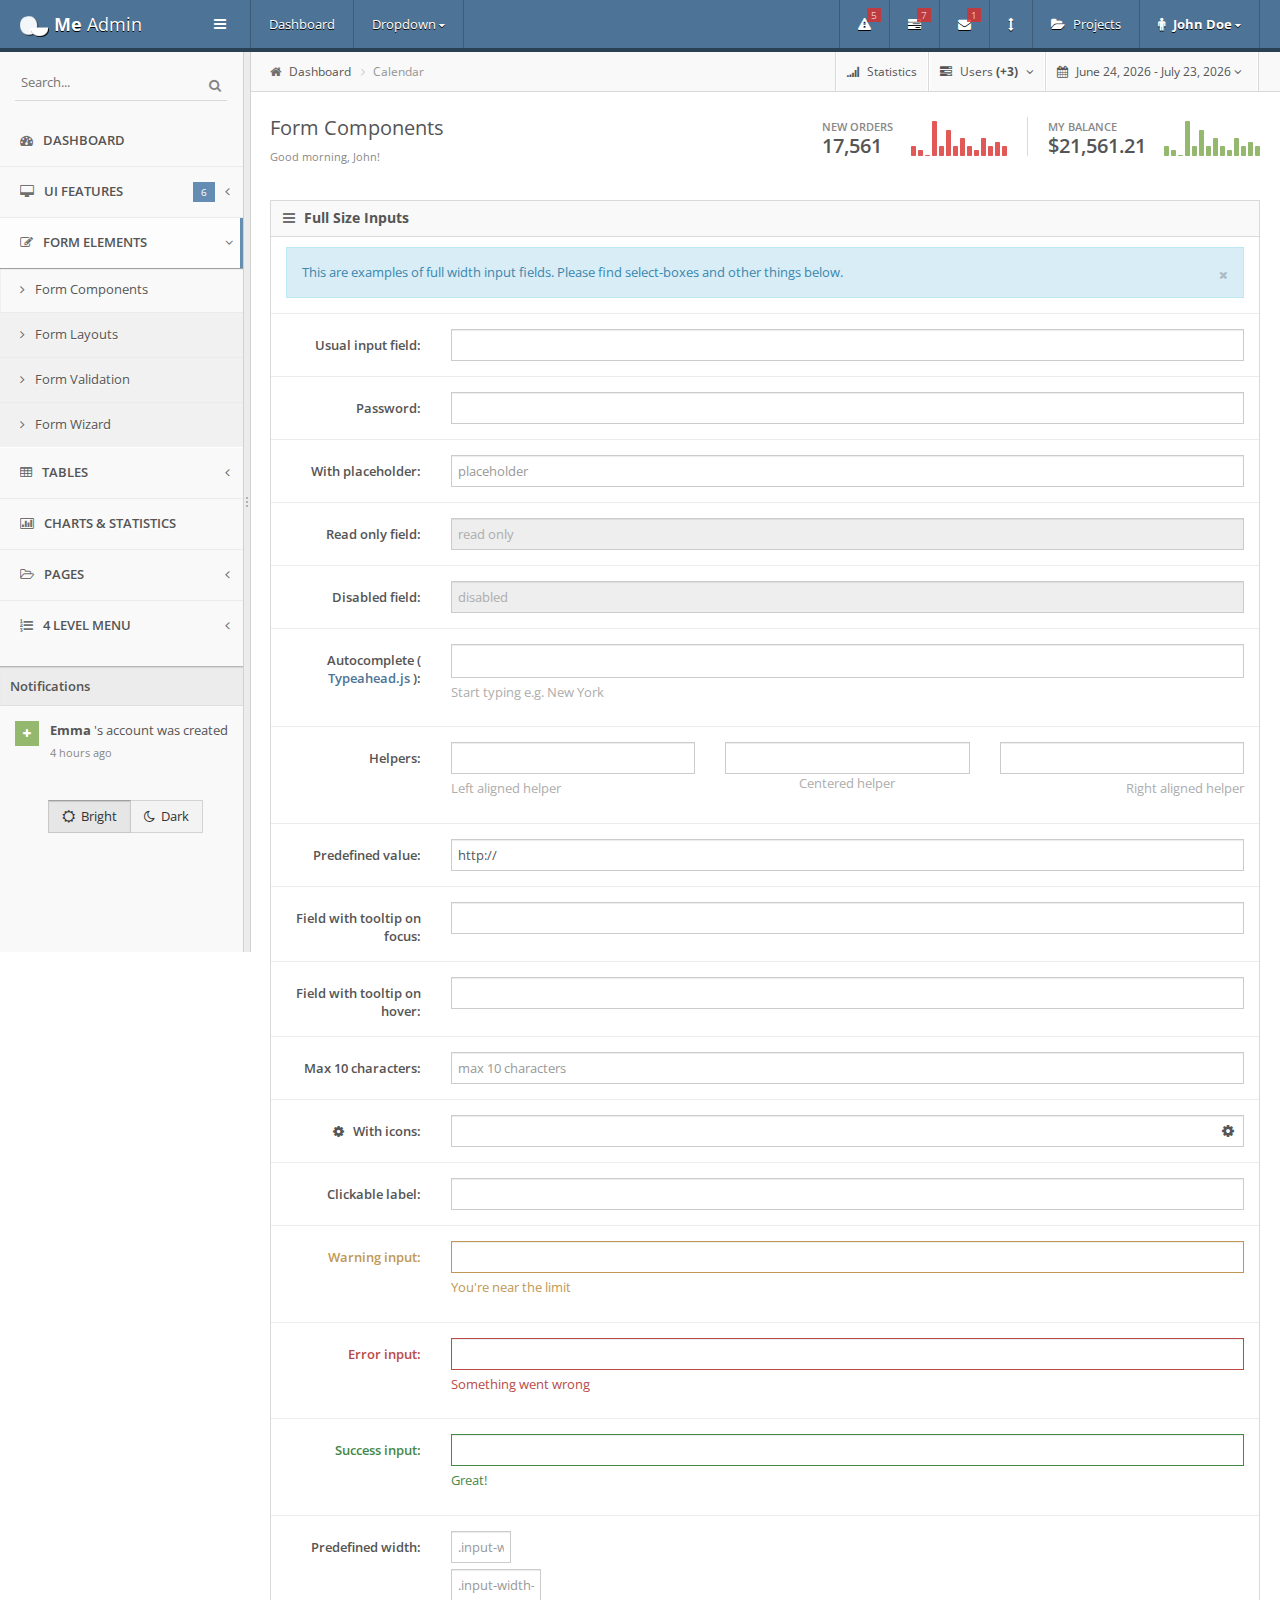
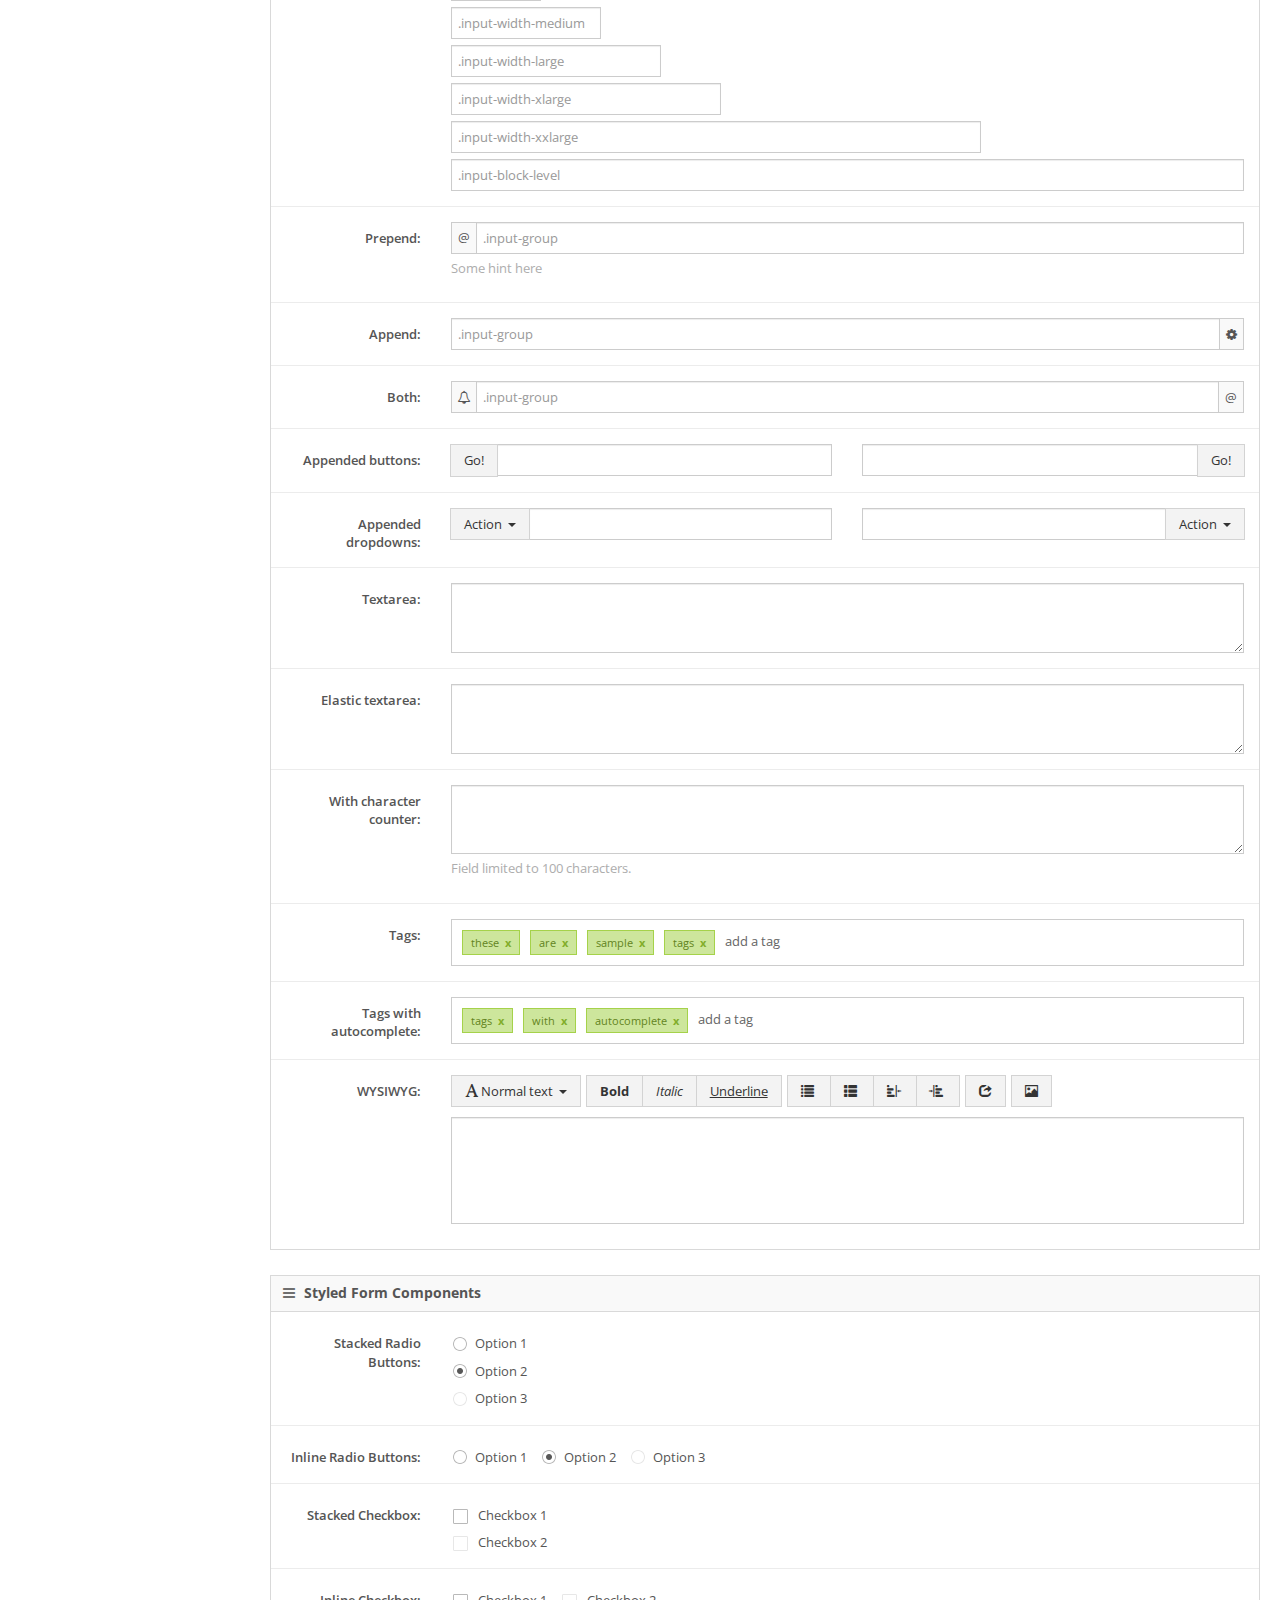
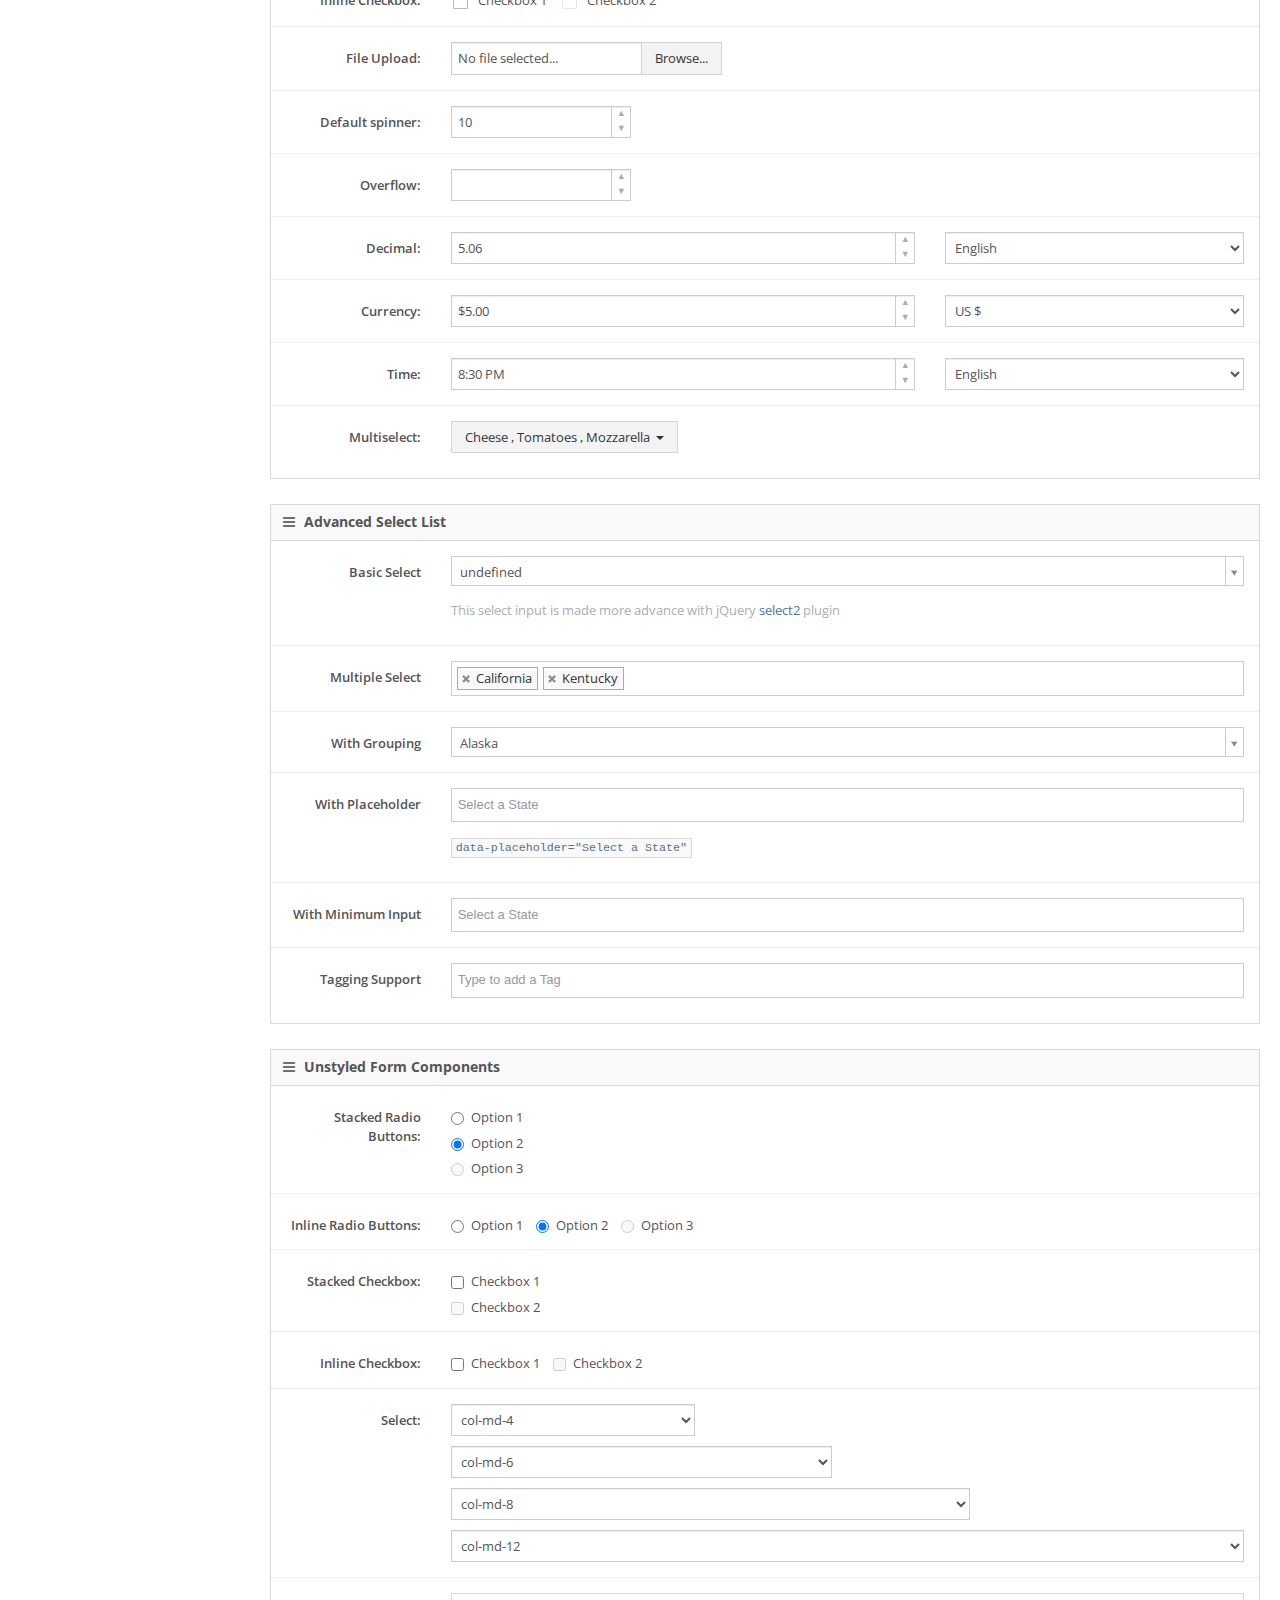
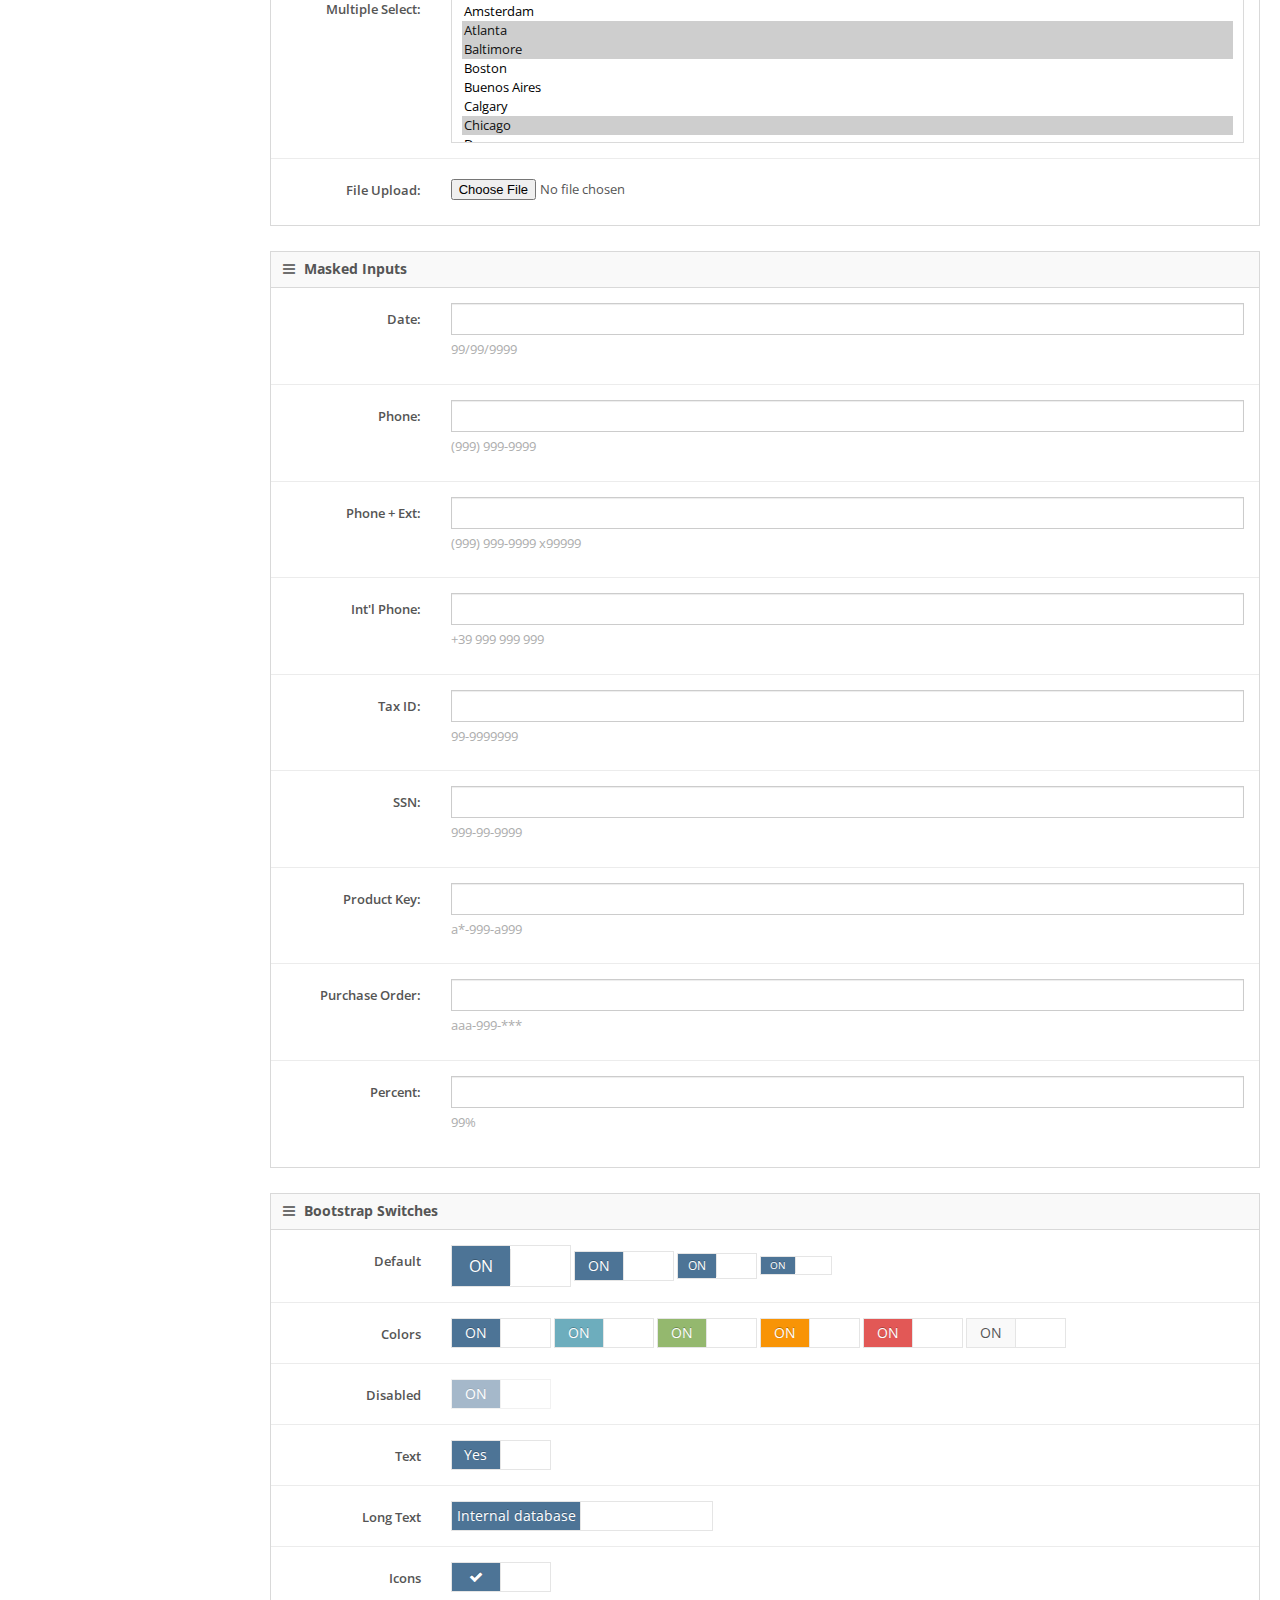
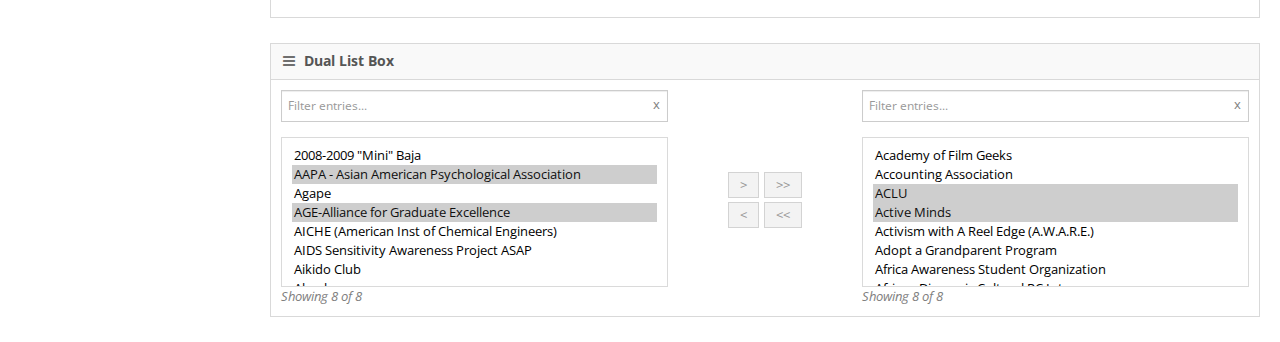
<file: wwwroot/meAdmin/form_components.html>
<!DOCTYPE html>
<html lang="en">
  
  <head>
    <meta charset="utf-8">
    <meta name="viewport" content="width=device-width, initial-scale=1.0, minimum-scale=1.0, maximum-scale=1.0, user-scalable=0"
    />   
	 <title>Bootstrap3响应式后台管理系统模版MeAdmin 表单组件- JS代码网</title>
    <link href="bootstrap/css/bootstrap.min.css" rel="stylesheet" type="text/css"
    />
    <!--[if lt IE 9]>
      <link rel="stylesheet" type="text/css" href="plugins/jquery-ui/jquery.ui.1.10.2.ie.css"
      />
    <![endif]-->
    <link href="assets/css/main.css" rel="stylesheet" type="text/css" />
    <link href="assets/css/plugins.css" rel="stylesheet" type="text/css" />
    <link href="assets/css/responsive.css" rel="stylesheet" type="text/css"
    />
    <link href="assets/css/icons.css" rel="stylesheet" type="text/css" />
    <link rel="stylesheet" href="assets/css/fontawesome/font-awesome.min.css">
    <!--[if IE 7]>
      <link rel="stylesheet" href="assets/css/fontawesome/font-awesome-ie7.min.css">
    <![endif]-->
    <!--[if IE 8]>
      <link href="assets/css/ie8.css" rel="stylesheet" type="text/css" />
    <![endif]-->
    <link href='http://fonts.googleapis.com/css?family=Open+Sans:400,600,700'
    rel='stylesheet' type='text/css'>
    <script type="text/javascript" src="assets/js/libs/jquery-1.10.2.min.js">
    </script>
    <script type="text/javascript" src="plugins/jquery-ui/jquery-ui-1.10.2.custom.min.js">
    </script>
    <script type="text/javascript" src="bootstrap/js/bootstrap.min.js">
    </script>
    <script type="text/javascript" src="assets/js/libs/lodash.compat.min.js">
    </script>
    <!--[if lt IE 9]>
      <script src="assets/js/libs/html5shiv.js">
      </script>
    <![endif]-->
    <script type="text/javascript" src="plugins/touchpunch/jquery.ui.touch-punch.min.js">
    </script>
    <script type="text/javascript" src="plugins/event.swipe/jquery.event.move.js">
    </script>
    <script type="text/javascript" src="plugins/event.swipe/jquery.event.swipe.js">
    </script>
    <script type="text/javascript" src="assets/js/libs/breakpoints.js">
    </script>
    <script type="text/javascript" src="plugins/respond/respond.min.js">
    </script>
    <script type="text/javascript" src="plugins/cookie/jquery.cookie.min.js">
    </script>
    <script type="text/javascript" src="plugins/slimscroll/jquery.slimscroll.min.js">
    </script>
    <script type="text/javascript" src="plugins/slimscroll/jquery.slimscroll.horizontal.min.js">
    </script>
    <script type="text/javascript" src="plugins/sparkline/jquery.sparkline.min.js">
    </script>
    <script type="text/javascript" src="plugins/daterangepicker/moment.min.js">
    </script>
    <script type="text/javascript" src="plugins/daterangepicker/daterangepicker.js">
    </script>
    <script type="text/javascript" src="plugins/blockui/jquery.blockUI.min.js">
    </script>
    <script type="text/javascript" src="plugins/typeahead/typeahead.min.js">
    </script>
    <script type="text/javascript" src="plugins/autosize/jquery.autosize.min.js">
    </script>
    <script type="text/javascript" src="plugins/inputlimiter/jquery.inputlimiter.min.js">
    </script>
    <script type="text/javascript" src="plugins/uniform/jquery.uniform.min.js">
    </script>
    <script type="text/javascript" src="plugins/tagsinput/jquery.tagsinput.min.js">
    </script>
    <script type="text/javascript" src="plugins/select2/select2.min.js">
    </script>
    <script type="text/javascript" src="plugins/fileinput/fileinput.js">
    </script>
    <script type="text/javascript" src="plugins/duallistbox/jquery.duallistbox.min.js">
    </script>
    <script type="text/javascript" src="plugins/bootstrap-inputmask/jquery.inputmask.min.js">
    </script>
    <script type="text/javascript" src="plugins/bootstrap-wysihtml5/wysihtml5.min.js">
    </script>
    <script type="text/javascript" src="plugins/bootstrap-wysihtml5/bootstrap-wysihtml5.min.js">
    </script>
    <script type="text/javascript" src="plugins/bootstrap-multiselect/bootstrap-multiselect.min.js">
    </script>
    <script type="text/javascript" src="plugins/bootstrap-switch/bootstrap-switch.min.js">
    </script>
    <script type="text/javascript" src="plugins/globalize/globalize.js">
    </script>
    <script type="text/javascript" src="plugins/globalize/cultures/globalize.culture.de-DE.js">
    </script>
    <script type="text/javascript" src="plugins/globalize/cultures/globalize.culture.ja-JP.js">
    </script>
    <script type="text/javascript" src="assets/js/app.js">
    </script>
    <script type="text/javascript" src="assets/js/plugins.js">
    </script>
    <script type="text/javascript" src="assets/js/plugins.form-components.js">
    </script>
    <script>
      $(document).ready(function() {
        App.init();
        Plugins.init();
        FormComponents.init()
      });
    </script>
    <script type="text/javascript" src="assets/js/custom.js">
    </script>
    <script type="text/javascript" src="assets/js/demo/form_components.js">
    </script>
  </head>
  
  <body>
    <header class="header navbar navbar-fixed-top" role="banner">
      <div class="container">
        <ul class="nav navbar-nav">
          <li class="nav-toggle">
            <a href="javascript:void(0);" title="">
              <i class="icon-reorder">
              </i>
            </a>
          </li>
        </ul>
        <a class="navbar-brand" href="index.html">
          <img src="assets/img/logo.png" alt="logo" />
           <strong>
            Me
          </strong>
          Admin
        </a>
        <a href="#" class="toggle-sidebar bs-tooltip" data-placement="bottom"
        data-original-title="Toggle navigation">
          <i class="icon-reorder">
          </i>
        </a>
        <ul class="nav navbar-nav navbar-left hidden-xs hidden-sm">
          <li>
            <a href="#">
              Dashboard
            </a>
          </li>
          <li class="dropdown">
            <a href="#" class="dropdown-toggle" data-toggle="dropdown">
              Dropdown
              <i class="icon-caret-down small">
              </i>
            </a>
            <ul class="dropdown-menu">
              <li>
                <a href="#">
                  <i class="icon-user">
                  </i>
                  Example #1
                </a>
              </li>
              <li>
                <a href="#">
                  <i class="icon-calendar">
                  </i>
                  Example #2
                </a>
              </li>
              <li class="divider">
              </li>
              <li>
                <a href="#">
                  <i class="icon-tasks">
                  </i>
                  Example #3
                </a>
              </li>
            </ul>
          </li>
        </ul>
        <ul class="nav navbar-nav navbar-right">
          <li class="dropdown">
            <a href="#" class="dropdown-toggle" data-toggle="dropdown">
              <i class="icon-warning-sign">
              </i>
              <span class="badge">
                5
              </span>
            </a>
            <ul class="dropdown-menu extended notification">
              <li class="title">
                <p>
                  You have 5 new notifications
                </p>
              </li>
              <li>
                <a href="javascript:void(0);">
                  <span class="label label-success">
                    <i class="icon-plus">
                    </i>
                  </span>
                  <span class="message">
                    New user registration.
                  </span>
                  <span class="time">
                    1 mins
                  </span>
                </a>
              </li>
              <li>
                <a href="javascript:void(0);">
                  <span class="label label-danger">
                    <i class="icon-warning-sign">
                    </i>
                  </span>
                  <span class="message">
                    High CPU load on cluster #2.
                  </span>
                  <span class="time">
                    5 mins
                  </span>
                </a>
              </li>
              <li>
                <a href="javascript:void(0);">
                  <span class="label label-success">
                    <i class="icon-plus">
                    </i>
                  </span>
                  <span class="message">
                    New user registration.
                  </span>
                  <span class="time">
                    10 mins
                  </span>
                </a>
              </li>
              <li>
                <a href="javascript:void(0);">
                  <span class="label label-info">
                    <i class="icon-bullhorn">
                    </i>
                  </span>
                  <span class="message">
                    New items are in queue.
                  </span>
                  <span class="time">
                    25 mins
                  </span>
                </a>
              </li>
              <li>
                <a href="javascript:void(0);">
                  <span class="label label-warning">
                    <i class="icon-bolt">
                    </i>
                  </span>
                  <span class="message">
                    Disk space to 85% full.
                  </span>
                  <span class="time">
                    55 mins
                  </span>
                </a>
              </li>
              <li class="footer">
                <a href="javascript:void(0);">
                  View all notifications
                </a>
              </li>
            </ul>
          </li>
          <li class="dropdown hidden-xs hidden-sm">
            <a href="#" class="dropdown-toggle" data-toggle="dropdown">
              <i class="icon-tasks">
              </i>
              <span class="badge">
                7
              </span>
            </a>
            <ul class="dropdown-menu extended notification">
              <li class="title">
                <p>
                  You have 7 pending tasks
                </p>
              </li>
              <li>
                <a href="javascript:void(0);">
                  <span class="task">
                    <span class="desc">
                      Preparing new release
                    </span>
                    <span class="percent">
                      30%
                    </span>
                  </span>
                  <div class="progress progress-small">
                    <div style="width: 30%;" class="progress-bar progress-bar-info">
                    </div>
                  </div>
                </a>
              </li>
              <li>
                <a href="javascript:void(0);">
                  <span class="task">
                    <span class="desc">
                      Change management
                    </span>
                    <span class="percent">
                      80%
                    </span>
                  </span>
                  <div class="progress progress-small progress-striped active">
                    <div style="width: 80%;" class="progress-bar progress-bar-danger">
                    </div>
                  </div>
                </a>
              </li>
              <li>
                <a href="javascript:void(0);">
                  <span class="task">
                    <span class="desc">
                      Mobile development
                    </span>
                    <span class="percent">
                      60%
                    </span>
                  </span>
                  <div class="progress progress-small">
                    <div style="width: 60%;" class="progress-bar progress-bar-success">
                    </div>
                  </div>
                </a>
              </li>
              <li>
                <a href="javascript:void(0);">
                  <span class="task">
                    <span class="desc">
                      Database migration
                    </span>
                    <span class="percent">
                      20%
                    </span>
                  </span>
                  <div class="progress progress-small">
                    <div style="width: 20%;" class="progress-bar progress-bar-warning">
                    </div>
                  </div>
                </a>
              </li>
              <li class="footer">
                <a href="javascript:void(0);">
                  View all tasks
                </a>
              </li>
            </ul>
          </li>
          <li class="dropdown hidden-xs hidden-sm">
            <a href="#" class="dropdown-toggle" data-toggle="dropdown">
              <i class="icon-envelope">
              </i>
              <span class="badge">
                1
              </span>
            </a>
            <ul class="dropdown-menu extended notification">
              <li class="title">
                <p>
                  You have 3 new messages
                </p>
              </li>
              <li>
                <a href="javascript:void(0);">
                  <span class="photo">
                    <img src="assets/img/demo/avatar-1.jpg" alt="" />
                  </span>
                  <span class="subject">
                    <span class="from">
                      Bob Carter
                    </span>
                    <span class="time">
                      Just Now
                    </span>
                  </span>
                  <span class="text">
                    Consetetur sadipscing elitr...
                  </span>
                </a>
              </li>
              <li>
                <a href="javascript:void(0);">
                  <span class="photo">
                    <img src="assets/img/demo/avatar-2.jpg" alt="" />
                  </span>
                  <span class="subject">
                    <span class="from">
                      Jane Doe
                    </span>
                    <span class="time">
                      45 mins
                    </span>
                  </span>
                  <span class="text">
                    Sed diam nonumy...
                  </span>
                </a>
              </li>
              <li>
                <a href="javascript:void(0);">
                  <span class="photo">
                    <img src="assets/img/demo/avatar-3.jpg" alt="" />
                  </span>
                  <span class="subject">
                    <span class="from">
                      Patrick Nilson
                    </span>
                    <span class="time">
                      6 hours
                    </span>
                  </span>
                  <span class="text">
                    No sea takimata sanctus...
                  </span>
                </a>
              </li>
              <li class="footer">
                <a href="javascript:void(0);">
                  View all messages
                </a>
              </li>
            </ul>
          </li>
          <li>
            <a href="#" class="dropdown-toggle row-bg-toggle">
              <i class="icon-resize-vertical">
              </i>
            </a>
          </li>
          <li class="dropdown">
            <a href="#" class="project-switcher-btn dropdown-toggle">
              <i class="icon-folder-open">
              </i>
              <span>
                Projects
              </span>
            </a>
          </li>
          <li class="dropdown user">
            <a href="#" class="dropdown-toggle" data-toggle="dropdown">
              <i class="icon-male">
              </i>
              <span class="username">
                John Doe
              </span>
              <i class="icon-caret-down small">
              </i>
            </a>
            <ul class="dropdown-menu">
              <li>
                <a href="pages_user_profile.html">
                  <i class="icon-user">
                  </i>
                  My Profile
                </a>
              </li>
              <li>
                <a href="pages_calendar.html">
                  <i class="icon-calendar">
                  </i>
                  My Calendar
                </a>
              </li>
              <li>
                <a href="#">
                  <i class="icon-tasks">
                  </i>
                  My Tasks
                </a>
              </li>
              <li class="divider">
              </li>
              <li>
                <a href="login.html">
                  <i class="icon-key">
                  </i>
                  Log Out
                </a>
              </li>
            </ul>
          </li>
        </ul>
      </div>
      <div id="project-switcher" class="container project-switcher">
        <div id="scrollbar">
          <div class="handle">
          </div>
        </div>
        <div id="frame">
          <ul class="project-list">
            <li>
              <a href="javascript:void(0);">
                <span class="image">
                  <i class="icon-desktop">
                  </i>
                </span>
                <span class="title">
                  Lorem ipsum dolor
                </span>
              </a>
            </li>
            <li>
              <a href="javascript:void(0);">
                <span class="image">
                  <i class="icon-compass">
                  </i>
                </span>
                <span class="title">
                  Dolor sit invidunt
                </span>
              </a>
            </li>
            <li class="current">
              <a href="javascript:void(0);">
                <span class="image">
                  <i class="icon-male">
                  </i>
                </span>
                <span class="title">
                  Consetetur sadipscing elitr
                </span>
              </a>
            </li>
            <li>
              <a href="javascript:void(0);">
                <span class="image">
                  <i class="icon-thumbs-up">
                  </i>
                </span>
                <span class="title">
                  Sed diam nonumy
                </span>
              </a>
            </li>
            <li>
              <a href="javascript:void(0);">
                <span class="image">
                  <i class="icon-female">
                  </i>
                </span>
                <span class="title">
                  At vero eos et
                </span>
              </a>
            </li>
            <li>
              <a href="javascript:void(0);">
                <span class="image">
                  <i class="icon-beaker">
                  </i>
                </span>
                <span class="title">
                  Sed diam voluptua
                </span>
              </a>
            </li>
            <li>
              <a href="javascript:void(0);">
                <span class="image">
                  <i class="icon-desktop">
                  </i>
                </span>
                <span class="title">
                  Lorem ipsum dolor
                </span>
              </a>
            </li>
            <li>
              <a href="javascript:void(0);">
                <span class="image">
                  <i class="icon-compass">
                  </i>
                </span>
                <span class="title">
                  Dolor sit invidunt
                </span>
              </a>
            </li>
            <li>
              <a href="javascript:void(0);">
                <span class="image">
                  <i class="icon-male">
                  </i>
                </span>
                <span class="title">
                  Consetetur sadipscing elitr
                </span>
              </a>
            </li>
            <li>
              <a href="javascript:void(0);">
                <span class="image">
                  <i class="icon-thumbs-up">
                  </i>
                </span>
                <span class="title">
                  Sed diam nonumy
                </span>
              </a>
            </li>
            <li>
              <a href="javascript:void(0);">
                <span class="image">
                  <i class="icon-female">
                  </i>
                </span>
                <span class="title">
                  At vero eos et
                </span>
              </a>
            </li>
            <li>
              <a href="javascript:void(0);">
                <span class="image">
                  <i class="icon-beaker">
                  </i>
                </span>
                <span class="title">
                  Sed diam voluptua
                </span>
              </a>
            </li>
          </ul>
        </div>
      </div>
    </header>
    <div id="container">
      <div id="sidebar" class="sidebar-fixed">
        <div id="sidebar-content">
          <form class="sidebar-search">
            <div class="input-box">
              <button type="submit" class="submit">
                <i class="icon-search">
                </i>
              </button>
              <span>
                <input type="text" placeholder="Search...">
              </span>
            </div>
          </form>
          <div class="sidebar-search-results">
            <i class="icon-remove close">
            </i>
            <div class="title">
              Documents
            </div>
            <ul class="notifications">
              <li>
                <a href="javascript:void(0);">
                  <div class="col-left">
                    <span class="label label-info">
                      <i class="icon-file-text">
                      </i>
                    </span>
                  </div>
                  <div class="col-right with-margin">
                    <span class="message">
                      <strong>
                        John Doe
                      </strong>
                      received $1.527,32
                    </span>
                    <span class="time">
                      finances.xls
                    </span>
                  </div>
                </a>
              </li>
              <li>
                <a href="javascript:void(0);">
                  <div class="col-left">
                    <span class="label label-success">
                      <i class="icon-file-text">
                      </i>
                    </span>
                  </div>
                  <div class="col-right with-margin">
                    <span class="message">
                      My name is
                      <strong>
                        John Doe
                      </strong>
                      ...
                    </span>
                    <span class="time">
                      briefing.docx
                    </span>
                  </div>
                </a>
              </li>
            </ul>
            <div class="title">
              Persons
            </div>
            <ul class="notifications">
              <li>
                <a href="javascript:void(0);">
                  <div class="col-left">
                    <span class="label label-danger">
                      <i class="icon-female">
                      </i>
                    </span>
                  </div>
                  <div class="col-right with-margin">
                    <span class="message">
                      Jane
                      <strong>
                        Doe
                      </strong>
                    </span>
                    <span class="time">
                      21 years old
                    </span>
                  </div>
                </a>
              </li>
            </ul>
          </div>
          <ul id="nav">
            <li>
              <a href="index.html">
                <i class="icon-dashboard">
                </i>
                Dashboard
              </a>
            </li>
            <li>
              <a href="javascript:void(0);">
                <i class="icon-desktop">
                </i>
                UI Features
                <span class="label label-info pull-right">
                  6
                </span>
              </a>
              <ul class="sub-menu">
                <li>
                  <a href="ui_general.html">
                    <i class="icon-angle-right">
                    </i>
                    General
                  </a>
                </li>
                <li>
                  <a href="ui_buttons.html">
                    <i class="icon-angle-right">
                    </i>
                    Buttons
                  </a>
                </li>
                <li>
                  <a href="ui_tabs_accordions.html">
                    <i class="icon-angle-right">
                    </i>
                    Tabs &amp; Accordions
                  </a>
                </li>
                <li>
                  <a href="ui_sliders.html">
                    <i class="icon-angle-right">
                    </i>
                    Sliders
                  </a>
                </li>
                <li>
                  <a href="ui_nestable_list.html">
                    <i class="icon-angle-right">
                    </i>
                    Nestable List
                  </a>
                </li>
                <li>
                  <a href="ui_typography.html">
                    <i class="icon-angle-right">
                    </i>
                    Typography / Icons
                  </a>
                </li>
                <li>
                  <a href="ui_google_maps.html">
                    <i class="icon-angle-right">
                    </i>
                    Google Maps
                  </a>
                </li>
                <li>
                  <a href="ui_grid.html">
                    <i class="icon-angle-right">
                    </i>
                    Grid
                  </a>
                </li>
              </ul>
            </li>
            <li class="current open">
              <a href="javascript:void(0);">
                <i class="icon-edit">
                </i>
                Form Elements
              </a>
              <ul class="sub-menu">
                <li class="current">
                  <a href="form_components.html">
                    <i class="icon-angle-right">
                    </i>
                    Form Components
                  </a>
                </li>
                <li>
                  <a href="form_layouts.html">
                    <i class="icon-angle-right">
                    </i>
                    Form Layouts
                  </a>
                </li>
                <li>
                  <a href="form_validation.html">
                    <i class="icon-angle-right">
                    </i>
                    Form Validation
                  </a>
                </li>
                <li>
                  <a href="form_wizard.html">
                    <i class="icon-angle-right">
                    </i>
                    Form Wizard
                  </a>
                </li>
              </ul>
            </li>
            <li>
              <a href="javascript:void(0);">
                <i class="icon-table">
                </i>
                Tables
              </a>
              <ul class="sub-menu">
                <li>
                  <a href="tables_static.html">
                    <i class="icon-angle-right">
                    </i>
                    Static Tables
                  </a>
                </li>
                <li>
                  <a href="http://envato.stammtec.de/themeforest/melon/tables_dynamic.html">
                    <i class="icon-angle-right">
                    </i>
                    Dynamic Tables (DataTables)
                  </a>
                </li>
                <li>
                  <a href="tables_responsive.html">
                    <i class="icon-angle-right">
                    </i>
                    Responsive Tables
                  </a>
                </li>
              </ul>
            </li>
            <li>
              <a href="charts.html">
                <i class="icon-bar-chart">
                </i>
                Charts &amp; Statistics
              </a>
            </li>
            <li>
              <a href="javascript:void(0);">
                <i class="icon-folder-open-alt">
                </i>
                Pages
              </a>
              <ul class="sub-menu">
                <li>
                  <a href="login.html">
                    <i class="icon-angle-right">
                    </i>
                    Login
                  </a>
                </li>
                <li>
                  <a href="pages_user_profile.html">
                    <i class="icon-angle-right">
                    </i>
                    User Profile
                  </a>
                </li>
                <li>
                  <a href="pages_calendar.html">
                    <i class="icon-angle-right">
                    </i>
                    Calendar
                  </a>
                </li>
                <li>
                  <a href="pages_invoice.html">
                    <i class="icon-angle-right">
                    </i>
                    Invoice
                  </a>
                </li>
                <li>
                  <a href="404.html">
                    <i class="icon-angle-right">
                    </i>
                    404 Page
                  </a>
                </li>
              </ul>
            </li>
            <li>
              <a href="javascript:void(0);">
                <i class="icon-list-ol">
                </i>
                4 Level Menu
              </a>
              <ul class="sub-menu">
                <li class="open-default">
                  <a href="javascript:void(0);">
                    <i class="icon-cogs">
                    </i>
                    Item 1
                    <span class="arrow">
                    </span>
                  </a>
                  <ul class="sub-menu">
                    <li class="open-default">
                      <a href="javascript:void(0);">
                        <i class="icon-user">
                        </i>
                        Sample Link 1
                        <span class="arrow">
                        </span>
                      </a>
                      <ul class="sub-menu">
                        <li class="current">
                          <a href="javascript:void(0);">
                            <i class="icon-remove">
                            </i>
                            Sample Link 1
                          </a>
                        </li>
                        <li>
                          <a href="javascript:void(0);">
                            <i class="icon-pencil">
                            </i>
                            Sample Link 1
                          </a>
                        </li>
                        <li>
                          <a href="javascript:void(0);">
                            <i class="icon-edit">
                            </i>
                            Sample Link 1
                          </a>
                        </li>
                      </ul>
                    </li>
                    <li>
                      <a href="javascript:void(0);">
                        <i class="icon-user">
                        </i>
                        Sample Link 1
                      </a>
                    </li>
                    <li>
                      <a href="javascript:void(0);">
                        <i class="icon-external-link">
                        </i>
                        Sample Link 2
                      </a>
                    </li>
                    <li>
                      <a href="javascript:void(0);">
                        <i class="icon-bell">
                        </i>
                        Sample Link 3
                      </a>
                    </li>
                  </ul>
                </li>
                <li>
                  <a href="javascript:void(0);">
                    <i class="icon-globe">
                    </i>
                    Item 2
                    <span class="arrow">
                    </span>
                  </a>
                  <ul class="sub-menu">
                    <li>
                      <a href="javascript:void(0);">
                        <i class="icon-user">
                        </i>
                        Sample Link 1
                      </a>
                    </li>
                    <li>
                      <a href="javascript:void(0);">
                        <i class="icon-external-link">
                        </i>
                        Sample Link 1
                      </a>
                    </li>
                    <li>
                      <a href="javascript:void(0);">
                        <i class="icon-bell">
                        </i>
                        Sample Link 1
                      </a>
                    </li>
                  </ul>
                </li>
                <li>
                  <a href="javascript:void(0);">
                    <i class="icon-folder-open">
                    </i>
                    Item 3
                  </a>
                </li>
              </ul>
            </li>
          </ul>
          <div class="sidebar-title">
            <span>
              Notifications
            </span>
          </div>
          <ul class="notifications demo-slide-in">
            <li style="display: none;">
              <div class="col-left">
                <span class="label label-danger">
                  <i class="icon-warning-sign">
                  </i>
                </span>
              </div>
              <div class="col-right with-margin">
                <span class="message">
                  Server
                  <strong>
                    #512
                  </strong>
                  crashed.
                </span>
                <span class="time">
                  few seconds ago
                </span>
              </div>
            </li>
            <li style="display: none;">
              <div class="col-left">
                <span class="label label-info">
                  <i class="icon-envelope">
                  </i>
                </span>
              </div>
              <div class="col-right with-margin">
                <span class="message">
                  <strong>
                    John
                  </strong>
                  sent you a message
                </span>
                <span class="time">
                  few second ago
                </span>
              </div>
            </li>
            <li>
              <div class="col-left">
                <span class="label label-success">
                  <i class="icon-plus">
                  </i>
                </span>
              </div>
              <div class="col-right with-margin">
                <span class="message">
                  <strong>
                    Emma
                  </strong>
                  's account was created
                </span>
                <span class="time">
                  4 hours ago
                </span>
              </div>
            </li>
          </ul>
          <div class="sidebar-widget align-center">
            <div class="btn-group" data-toggle="buttons" id="theme-switcher">
              <label class="btn active">
                <input type="radio" name="theme-switcher" data-theme="bright">
                <i class="icon-sun">
                </i>
                Bright
              </label>
              <label class="btn">
                <input type="radio" name="theme-switcher" data-theme="dark">
                <i class="icon-moon">
                </i>
                Dark
              </label>
            </div>
          </div>
        </div>
        <div id="divider" class="resizeable">
        </div>
      </div>
      <div id="content">
        <div class="container">
          <div class="crumbs">
            <ul id="breadcrumbs" class="breadcrumb">
              <li>
                <i class="icon-home">
                </i>
                <a href="index.html">
                  Dashboard
                </a>
              </li>
              <li class="current">
                <a href="pages_calendar.html" title="">
                  Calendar
                </a>
              </li>
            </ul>
            <ul class="crumb-buttons">
              <li>
                <a href="charts.html" title="">
                  <i class="icon-signal">
                  </i>
                  <span>
                    Statistics
                  </span>
                </a>
              </li>
              <li class="dropdown">
                <a href="#" title="" data-toggle="dropdown">
                  <i class="icon-tasks">
                  </i>
                  <span>
                    Users
                    <strong>
                      (+3)
                    </strong>
                  </span>
                  <i class="icon-angle-down left-padding">
                  </i>
                </a>
                <ul class="dropdown-menu pull-right">
                  <li>
                    <a href="form_components.html" title="">
                      <i class="icon-plus">
                      </i>
                      Add new User
                    </a>
                  </li>
                  <li>
                    <a href="http://envato.stammtec.de/themeforest/melon/tables_dynamic.html"
                    title="">
                      <i class="icon-reorder">
                      </i>
                      Overview
                    </a>
                  </li>
                </ul>
              </li>
              <li class="range">
                <a href="#">
                  <i class="icon-calendar">
                  </i>
                  <span>
                  </span>
                  <i class="icon-angle-down">
                  </i>
                </a>
              </li>
            </ul>
          </div>
          <div class="page-header">
            <div class="page-title">
              <h3>
                Form Components
              </h3>
              <span>
                Good morning, John!
              </span>
            </div>
            <ul class="page-stats">
              <li>
                <div class="summary">
                  <span>
                    New orders
                  </span>
                  <h3>
                    17,561
                  </h3>
                </div>
                <div id="sparkline-bar" class="graph sparkline hidden-xs">
                  20,15,8,50,20,40,20,30,20,15,30,20,25,20
                </div>
              </li>
              <li>
                <div class="summary">
                  <span>
                    My balance
                  </span>
                  <h3>
                    $21,561.21
                  </h3>
                </div>
                <div id="sparkline-bar2" class="graph sparkline hidden-xs">
                  20,15,8,50,20,40,20,30,20,15,30,20,25,20
                </div>
              </li>
            </ul>
          </div>
          <div class="row">
            <div class="col-md-12">
              <div class="widget box">
                <div class="widget-header">
                  <h4>
                    <i class="icon-reorder">
                    </i>
                    Full Size Inputs
                  </h4>
                </div>
                <div class="widget-content">
                  <form class="form-horizontal row-border" action="#">
                    <div class="alert alert-info fade in">
                      <i class="icon-remove close" data-dismiss="alert">
                      </i>
                      This are examples of full width input fields. Please find select-boxes
                      and other things below.
                    </div>
                    <div class="form-group">
                      <label class="col-md-2 control-label">
                        Usual input field:
                      </label>
                      <div class="col-md-10">
                        <input type="text" name="regular" class="form-control">
                      </div>
                    </div>
                    <div class="form-group">
                      <label class="col-md-2 control-label">
                        Password:
                      </label>
                      <div class="col-md-10">
                        <input class="form-control" type="password" name="pass">
                      </div>
                    </div>
                    <div class="form-group">
                      <label class="col-md-2 control-label">
                        With placeholder:
                      </label>
                      <div class="col-md-10">
                        <input class="form-control" type="text" name="placeholder" placeholder="placeholder">
                      </div>
                    </div>
                    <div class="form-group">
                      <label class="col-md-2 control-label">
                        Read only field:
                      </label>
                      <div class="col-md-10">
                        <input class="form-control" type="text" name="readonly" readonly value="read only">
                      </div>
                    </div>
                    <div class="form-group">
                      <label class="col-md-2 control-label">
                        Disabled field:
                      </label>
                      <div class="col-md-10">
                        <input type="text" name="disabled" disabled="disabled" value="disabled"
                        class="form-control">
                      </div>
                    </div>
                    <div class="form-group">
                      <label class="col-md-2 control-label">
                        Autocomplete (
                        <a href="http://twitter.github.io/typeahead.js/" target="_blank">
                          Typeahead.js
                        </a>
                        ):
                      </label>
                      <div class="col-md-10">
                        <input type="text" name="autocomplete" class="form-control" id="autocomplete-example">
                        <span class="help-block">
                          Start typing e.g. New York
                        </span>
                      </div>
                    </div>
                    <div class="form-group">
                      <label class="col-md-2 control-label">
                        Helpers:
                      </label>
                      <div class="col-md-10">
                        <div class="row">
                          <div class="col-md-4">
                            <input type="text" name="regular" class="form-control">
                            <span class="help-block">
                              Left aligned helper
                            </span>
                          </div>
                          <div class="col-md-4">
                            <input type="text" name="regular" class="form-control">
                            <span class="help-block align-center">
                              Centered helper
                            </span>
                          </div>
                          <div class="col-md-4">
                            <input type="text" name="regular" class="form-control">
                            <span class="help-block align-right">
                              Right aligned helper
                            </span>
                          </div>
                        </div>
                      </div>
                    </div>
                    <div class="form-group">
                      <label class="col-md-2 control-label">
                        Predefined value:
                      </label>
                      <div class="col-md-10">
                        <input type="text" name="regular" value="http://" class="form-control">
                      </div>
                    </div>
                    <div class="form-group">
                      <label class="col-md-2 control-label">
                        Field with tooltip on focus:
                      </label>
                      <div class="col-md-10">
                        <input type="text" name="regular" title="Tooltip on focus" class="form-control bs-focus-tooltip">
                      </div>
                    </div>
                    <div class="form-group">
                      <label class="col-md-2 control-label">
                        Field with tooltip on hover:
                      </label>
                      <div class="col-md-10">
                        <input type="text" name="regular" title="Tooltip on hover" class="form-control bs-tooltip">
                      </div>
                    </div>
                    <div class="form-group">
                      <label class="col-md-2 control-label">
                        Max 10 characters:
                      </label>
                      <div class="col-md-10">
                        <input type="text" name="regular" maxlength="10" placeholder="max 10 characters"
                        class="form-control">
                      </div>
                    </div>
                    <div class="form-group">
                      <label class="col-md-2 control-label">
                        <i class="icon-cog">
                        </i>
                        With icons:
                      </label>
                      <div class="col-md-10">
                        <input type="text" name="regular" class="form-control">
                        <i class="icon-cog field-icon">
                        </i>
                      </div>
                    </div>
                    <div class="form-group">
                      <label for="labelfor" class="col-md-2 control-label">
                        Clickable label:
                      </label>
                      <div class="col-md-10">
                        <input type="text" name="labelfor" id="labelfor" class="form-control">
                      </div>
                    </div>
                    <div class="form-group has-warning">
                      <label for="inputWarning" class="col-md-2 control-label">
                        Warning input:
                      </label>
                      <div class="col-md-10">
                        <input type="text" id="inputWarning" class="form-control">
                        <span class="help-block">
                          You're near the limit
                        </span>
                      </div>
                    </div>
                    <div class="form-group has-error">
                      <label for="inputError" class="col-md-2 control-label">
                        Error input:
                      </label>
                      <div class="col-md-10">
                        <input type="text" id="inputError" class="form-control">
                        <span class="help-block">
                          Something went wrong
                        </span>
                      </div>
                    </div>
                    <div class="form-group has-success">
                      <label for="inputSuccess" class="col-md-2 control-label">
                        Success input:
                      </label>
                      <div class="col-md-10">
                        <input type="text" id="inputSuccess" class="form-control">
                        <span class="help-block">
                          Great!
                        </span>
                      </div>
                    </div>
                    <div class="form-group">
                      <label class="col-md-2 control-label">
                        Predefined width:
                      </label>
                      <div class="col-md-10">
                        <input class="form-control input-width-mini" type="text" placeholder=".input-width-mini"
                        style="display: block;">
                        <input class="form-control input-width-small" type="text" placeholder=".input-width-small"
                        style="display: block; margin-top: 6px;">
                        <input class="form-control input-width-medium" type="text" placeholder=".input-width-medium"
                        style="display: block; margin-top: 6px;">
                        <input class="form-control input-width-large" type="text" placeholder=".input-width-large"
                        style="display: block; margin-top: 6px;">
                        <input class="form-control input-width-xlarge" type="text" placeholder=".input-width-xlarge"
                        style="display: block; margin-top: 6px;">
                        <input class="form-control input-width-xxlarge" type="text" placeholder=".input-width-xxlarge"
                        style="display: block; margin-top: 6px;">
                        <input class="form-control input-block-level" type="text" placeholder=".input-block-level"
                        style="display: block; margin-top: 6px;">
                      </div>
                    </div>
                    <div class="form-group">
                      <label class="col-md-2 control-label">
                        Prepend:
                      </label>
                      <div class="col-md-10">
                        <div class="input-group">
                          <span class="input-group-addon">
                            @
                          </span>
                          <input type="text" class="form-control" placeholder=".input-group">
                        </div>
                        <span class="help-block">
                          Some hint here
                        </span>
                      </div>
                    </div>
                    <div class="form-group">
                      <label class="col-md-2 control-label">
                        Append:
                      </label>
                      <div class="col-md-10">
                        <div class="input-group">
                          <input type="text" class="form-control" placeholder=".input-group">
                          <span class="input-group-addon">
                            <i class="icon-cog">
                            </i>
                          </span>
                        </div>
                      </div>
                    </div>
                    <div class="form-group">
                      <label class="col-md-2 control-label">
                        Both:
                      </label>
                      <div class="col-md-10">
                        <div class="input-group">
                          <span class="input-group-addon">
                            <i class="icon-bell">
                            </i>
                          </span>
                          <input type="text" class="form-control" placeholder=".input-group">
                          <span class="input-group-addon">
                            @
                          </span>
                        </div>
                      </div>
                    </div>
                    <div class="form-group">
                      <label class="col-md-2 control-label">
                        Appended buttons:
                      </label>
                      <div class="col-md-5">
                        <div class="input-group">
                          <span class="input-group-btn">
                            <button class="btn btn-default" type="button">
                              Go!
                            </button>
                          </span>
                          <input type="text" class="form-control">
                        </div>
                      </div>
                      <div class="col-md-5">
                        <div class="input-group">
                          <input type="text" class="form-control">
                          <span class="input-group-btn">
                            <button class="btn btn-default" type="button">
                              Go!
                            </button>
                          </span>
                        </div>
                      </div>
                    </div>
                    <div class="form-group">
                      <label class="col-md-2 control-label">
                        Appended dropdowns:
                      </label>
                      <div class="col-md-5">
                        <div class="input-group">
                          <div class="input-group-btn">
                            <button type="button" class="btn btn-default dropdown-toggle" data-toggle="dropdown">
                              Action
                              <span class="caret">
                              </span>
                            </button>
                            <ul class="dropdown-menu">
                              <li>
                                <a href="#">
                                  Action
                                </a>
                              </li>
                              <li>
                                <a href="#">
                                  Another action
                                </a>
                              </li>
                              <li>
                                <a href="#">
                                  Something else here
                                </a>
                              </li>
                              <li class="divider">
                              </li>
                              <li>
                                <a href="#">
                                  Separated link
                                </a>
                              </li>
                            </ul>
                          </div>
                          <input type="text" class="form-control">
                        </div>
                      </div>
                      <div class="col-md-5">
                        <div class="input-group">
                          <input type="text" class="form-control">
                          <div class="input-group-btn">
                            <button type="button" class="btn btn-default dropdown-toggle" data-toggle="dropdown">
                              Action
                              <span class="caret">
                              </span>
                            </button>
                            <ul class="dropdown-menu pull-right">
                              <li>
                                <a href="#">
                                  Action
                                </a>
                              </li>
                              <li>
                                <a href="#">
                                  Another action
                                </a>
                              </li>
                              <li>
                                <a href="#">
                                  Something else here
                                </a>
                              </li>
                              <li class="divider">
                              </li>
                              <li>
                                <a href="#">
                                  Separated link
                                </a>
                              </li>
                            </ul>
                          </div>
                        </div>
                      </div>
                    </div>
                    <div class="form-group">
                      <label class="col-md-2 control-label">
                        Textarea:
                      </label>
                      <div class="col-md-10">
                        <textarea rows="3" cols="5" name="textarea" class="form-control">
                        </textarea>
                      </div>
                    </div>
                    <div class="form-group">
                      <label class="col-md-2 control-label">
                        Elastic textarea:
                      </label>
                      <div class="col-md-10">
                        <textarea rows="3" cols="5" name="textarea" class="auto form-control">
                        </textarea>
                      </div>
                    </div>
                    <div class="form-group">
                      <label class="col-md-2 control-label">
                        With character counter:
                      </label>
                      <div class="col-md-10">
                        <textarea rows="3" cols="5" name="textarea" class="limited form-control"
                        data-limit="100">
                        </textarea>
                        <span class="help-block" id="limit-text">
                        </span>
                      </div>
                    </div>
                    <div class="form-group">
                      <label class="col-md-2 control-label">
                        Tags:
                      </label>
                      <div class="col-md-10">
                        <input type="text" id="tags2" class="tags" value="these,are,sample,tags">
                      </div>
                    </div>
                    <div class="form-group">
                      <label class="col-md-2 control-label">
                        Tags with autocomplete:
                      </label>
                      <div class="col-md-10">
                        <input type="text" id="tags3" class="tags-autocomplete" value="tags,with,autocomplete">
                      </div>
                    </div>
                    <div class="form-group">
                      <label class="col-md-2 control-label">
                        WYSIWYG:
                      </label>
                      <div class="col-md-10">
                        <textarea rows="5" name="wysiwyg" class="form-control wysiwyg">
                        </textarea>
                      </div>
                    </div>
                  </form>
                </div>
              </div>
            </div>
          </div>
          <div class="row">
            <div class="col-md-12">
              <div class="widget box">
                <div class="widget-header">
                  <h4>
                    <i class="icon-reorder">
                    </i>
                    Styled Form Components
                  </h4>
                </div>
                <div class="widget-content">
                  <form class="form-horizontal row-border" action="#">
                    <div class="form-group">
                      <label class="col-md-2 control-label">
                        Stacked Radio Buttons:
                      </label>
                      <div class="col-md-10">
                        <label class="radio">
                          <input type="radio" class="uniform" name="optionsRadios1" value="option1">
                          Option 1
                        </label>
                        <label class="radio">
                          <input type="radio" class="uniform" name="optionsRadios1" value="option2"
                          checked>
                          Option 2
                        </label>
                        <label class="radio">
                          <input type="radio" class="uniform" name="optionsRadios1" value="option3"
                          disabled>
                          Option 3
                        </label>
                      </div>
                    </div>
                    <div class="form-group">
                      <label class="col-md-2 control-label">
                        Inline Radio Buttons:
                      </label>
                      <div class="col-md-10">
                        <label class="radio-inline">
                          <input type="radio" class="uniform" name="optionsRadios2" value="option1">
                          Option 1
                        </label>
                        <label class="radio-inline">
                          <input type="radio" class="uniform" name="optionsRadios2" value="option2"
                          checked>
                          Option 2
                        </label>
                        <label class="radio-inline">
                          <input type="radio" class="uniform" name="optionsRadios2" value="option3"
                          disabled>
                          Option 3
                        </label>
                      </div>
                    </div>
                    <div class="form-group">
                      <label class="col-md-2 control-label">
                        Stacked Checkbox:
                      </label>
                      <div class="col-md-10">
                        <label class="checkbox">
                          <input type="checkbox" class="uniform" value="">
                          Checkbox 1
                        </label>
                        <label class="checkbox">
                          <input type="checkbox" class="uniform" value="" disabled>
                          Checkbox 2
                        </label>
                      </div>
                    </div>
                    <div class="form-group">
                      <label class="col-md-2 control-label">
                        Inline Checkbox:
                      </label>
                      <div class="col-md-10">
                        <label class="checkbox-inline">
                          <input type="checkbox" class="uniform" value="">
                          Checkbox 1
                        </label>
                        <label class="checkbox-inline">
                          <input type="checkbox" class="uniform" value="" disabled>
                          Checkbox 2
                        </label>
                      </div>
                    </div>
                    <div class="form-group">
                      <label class="col-md-2 control-label">
                        File Upload:
                      </label>
                      <div class="col-md-10">
                        <input type="file" data-style="fileinput">
                      </div>
                    </div>
                    <div class="form-group">
                      <label class="col-md-2 control-label">
                        Default spinner:
                      </label>
                      <div class="col-md-10 input-width-large">
                        <input type="text" class="form-control" id="spinner-default" value="10">
                      </div>
                    </div>
                    <div class="form-group">
                      <label class="col-md-2 control-label">
                        Overflow:
                      </label>
                      <div class="col-md-10 input-width-large">
                        <input type="text" class="form-control" id="spinner-overflow" name="spinner-overflow"
                        value="">
                      </div>
                    </div>
                    <div class="form-group">
                      <label class="col-md-2 control-label">
                        Decimal:
                      </label>
                      <div class="col-md-6">
                        <input type="text" class="form-control" id="spinner-decimal" name="spinner-decimal"
                        value="5.06">
                      </div>
                      <div class="col-md-4">
                        <select class="form-control" id="culture">
                          <option value="en-EN" selected="selected">
                            English
                          </option>
                          <option value="de-DE">
                            German
                          </option>
                          <option value="ja-JP">
                            Japanese
                          </option>
                        </select>
                      </div>
                    </div>
                    <div class="form-group">
                      <label class="col-md-2 control-label">
                        Currency:
                      </label>
                      <div class="col-md-6">
                        <input type="text" class="form-control" id="spinner-currency" name="spinner-currency"
                        value="5">
                      </div>
                      <div class="col-md-4">
                        <select class="form-control" id="currency" name="currency">
                          <option value="en-US">
                            US $
                          </option>
                          <option value="de-DE">
                            EUR €
                          </option>
                          <option value="ja-JP">
                            YEN ¥
                          </option>
                        </select>
                      </div>
                    </div>
                    <div class="form-group">
                      <label class="col-md-2 control-label">
                        Time:
                      </label>
                      <div class="col-md-6">
                        <input type="text" class="form-control" id="spinner-time" name="spinner-time"
                        value="08:30 PM">
                      </div>
                      <div class="col-md-4">
                        <select class="form-control" id="culture-time">
                          <option value="en-EN" selected="selected">
                            English
                          </option>
                          <option value="de-DE">
                            German
                          </option>
                        </select>
                      </div>
                    </div>
                    <div class="form-group">
                      <label class="col-md-2 control-label">
                        Multiselect:
                      </label>
                      <div class="col-md-10">
                        <select multiple="multiple" class="multiselect">
                          <option value="cheese" selected>
                            Cheese
                          </option>
                          <option value="tomatoes" selected>
                            Tomatoes
                          </option>
                          <option value="mozarella" selected>
                            Mozzarella
                          </option>
                          <option value="mushrooms">
                            Mushrooms
                          </option>
                          <option value="pepperoni">
                            Pepperoni
                          </option>
                          <option value="onions">
                            Onions
                          </option>
                        </select>
                      </div>
                    </div>
                  </form>
                </div>
              </div>
            </div>
          </div>
          <div class="row">
            <div class="col-md-12">
              <div class="widget box">
                <div class="widget-header">
                  <h4>
                    <i class="icon-reorder">
                    </i>
                    Advanced Select List
                  </h4>
                </div>
                <div class="widget-content">
                  <form class="form-horizontal row-border" action="#">
                    <div class="form-group">
                      <label class="col-md-2 control-label" for="input17">
                        Basic Select
                      </label>
                      <div class="col-md-10">
                        <select id="input17" class="select2-select-00 col-md-12 full-width-fix">
                          <option>
                          </option>
                          <option>
                            Alabama
                          </option>
                          <option>
                            Alaska
                          </option>
                          <option>
                            Arizona
                          </option>
                          <option>
                            Arkansas
                          </option>
                          <option>
                            California
                          </option>
                          <option>
                            Colorado
                          </option>
                          <option>
                            Connecticut
                          </option>
                          <option>
                            Delaware
                          </option>
                          <option>
                            Florida
                          </option>
                          <option>
                            Georgia
                          </option>
                          <option>
                            Hawaii
                          </option>
                          <option>
                            Idaho
                          </option>
                          <option>
                            Illinois
                          </option>
                          <option>
                            Indiana
                          </option>
                          <option>
                            Iowa
                          </option>
                          <option>
                            Kansas
                          </option>
                          <option>
                            Kentucky
                          </option>
                          <option>
                            Louisiana
                          </option>
                          <option>
                            Maine
                          </option>
                          <option>
                            Maryland
                          </option>
                          <option>
                            Massachusetts
                          </option>
                          <option>
                            Michigan
                          </option>
                          <option>
                            Minnesota
                          </option>
                          <option>
                            Mississippi
                          </option>
                          <option>
                            Missouri
                          </option>
                          <option>
                            Montana
                          </option>
                          <option>
                            Nebraska
                          </option>
                          <option>
                            Nevada
                          </option>
                          <option>
                            New Hampshire
                          </option>
                          <option>
                            New Jersey
                          </option>
                          <option>
                            New Mexico
                          </option>
                          <option>
                            New York
                          </option>
                          <option>
                            North Dakota
                          </option>
                          <option>
                            North Carolina
                          </option>
                          <option>
                            Ohio
                          </option>
                          <option>
                            Oklahoma
                          </option>
                          <option>
                            Oregon
                          </option>
                          <option>
                            Pennsylvania
                          </option>
                          <option>
                            Rhode Island
                          </option>
                          <option>
                            South Carolina
                          </option>
                          <option>
                            South Dakota
                          </option>
                          <option>
                            Tennessee
                          </option>
                          <option>
                            Texas
                          </option>
                          <option>
                            Utah
                          </option>
                          <option>
                            Vermont
                          </option>
                          <option>
                            Virginia
                          </option>
                          <option>
                            Washington
                          </option>
                          <option>
                            West Virginia
                          </option>
                          <option>
                            Wisconsin
                          </option>
                          <option>
                            Wyoming
                          </option>
                        </select>
                        <span class="help-block">
                          This select input is made more advance with jQuery
                          <a href="http://ivaynberg.github.com/select2/" target="_blank">
                            select2
                          </a>
                          plugin
                        </span>
                      </div>
                    </div>
                    <div class="form-group">
                      <label class="col-md-2 control-label" for="input18">
                        Multiple Select
                      </label>
                      <div class="col-md-10">
                        <select id="input18" class="select2-select-00 col-md-12 full-width-fix"
                        multiple size="5">
                          <option>
                            Alabama
                          </option>
                          <option>
                            Alaska
                          </option>
                          <option>
                            Arizona
                          </option>
                          <option>
                            Arkansas
                          </option>
                          <option selected>
                            California
                          </option>
                          <option>
                            Colorado
                          </option>
                          <option>
                            Connecticut
                          </option>
                          <option>
                            Delaware
                          </option>
                          <option>
                            Florida
                          </option>
                          <option>
                            Georgia
                          </option>
                          <option>
                            Hawaii
                          </option>
                          <option>
                            Idaho
                          </option>
                          <option>
                            Illinois
                          </option>
                          <option>
                            Indiana
                          </option>
                          <option>
                            Iowa
                          </option>
                          <option>
                            Kansas
                          </option>
                          <option selected>
                            Kentucky
                          </option>
                          <option>
                            Louisiana
                          </option>
                          <option>
                            Maine
                          </option>
                          <option>
                            Maryland
                          </option>
                          <option>
                            Massachusetts
                          </option>
                          <option>
                            Michigan
                          </option>
                          <option>
                            Minnesota
                          </option>
                          <option>
                            Mississippi
                          </option>
                          <option>
                            Missouri
                          </option>
                          <option>
                            Montana
                          </option>
                          <option>
                            Nebraska
                          </option>
                          <option>
                            Nevada
                          </option>
                          <option>
                            New Hampshire
                          </option>
                          <option>
                            New Jersey
                          </option>
                          <option>
                            New Mexico
                          </option>
                          <option>
                            New York
                          </option>
                          <option>
                            North Dakota
                          </option>
                          <option>
                            North Carolina
                          </option>
                          <option>
                            Ohio
                          </option>
                          <option>
                            Oklahoma
                          </option>
                          <option>
                            Oregon
                          </option>
                          <option>
                            Pennsylvania
                          </option>
                          <option>
                            Rhode Island
                          </option>
                          <option>
                            South Carolina
                          </option>
                          <option>
                            South Dakota
                          </option>
                          <option>
                            Tennessee
                          </option>
                          <option>
                            Texas
                          </option>
                          <option>
                            Utah
                          </option>
                          <option>
                            Vermont
                          </option>
                          <option>
                            Virginia
                          </option>
                          <option>
                            Washington
                          </option>
                          <option>
                            West Virginia
                          </option>
                          <option>
                            Wisconsin
                          </option>
                          <option>
                            Wyoming
                          </option>
                        </select>
                      </div>
                    </div>
                    <div class="form-group">
                      <label class="col-md-2 control-label" for="input19">
                        With Grouping
                      </label>
                      <div class="col-md-10">
                        <select id="input19" class="select2-select-00 col-md-12 full-width-fix">
                          <optgroup label="Alaskan/Hawaiian Time Zone">
                            <option value="AK">
                              Alaska
                            </option>
                            <option value="HI">
                              Hawaii
                            </option>
                          </optgroup>
                          <optgroup label="Pacific Time Zone">
                            <option value="CA">
                              California
                            </option>
                            <option value="NV">
                              Nevada
                            </option>
                            <option value="OR">
                              Oregon
                            </option>
                            <option value="WA">
                              Washington
                            </option>
                          </optgroup>
                          <optgroup label="Mountain Time Zone">
                            <option value="AZ">
                              Arizona
                            </option>
                            <option value="CO">
                              Colorado
                            </option>
                            <option value="ID">
                              Idaho
                            </option>
                            <option value="MT">
                              Montana
                            </option>
                            <option value="NE">
                              Nebraska
                            </option>
                            <option value="NM">
                              New Mexico
                            </option>
                            <option value="ND">
                              North Dakota
                            </option>
                            <option value="UT">
                              Utah
                            </option>
                            <option value="WY">
                              Wyoming
                            </option>
                          </optgroup>
                          <optgroup label="Central Time Zone">
                            <option value="AL">
                              Alabama
                            </option>
                            <option value="AR">
                              Arkansas
                            </option>
                            <option value="IL">
                              Illinois
                            </option>
                            <option value="IA">
                              Iowa
                            </option>
                            <option value="KS">
                              Kansas
                            </option>
                            <option value="KY">
                              Kentucky
                            </option>
                            <option value="LA">
                              Louisiana
                            </option>
                            <option value="MN">
                              Minnesota
                            </option>
                            <option value="MS">
                              Mississippi
                            </option>
                            <option value="MO">
                              Missouri
                            </option>
                            <option value="OK">
                              Oklahoma
                            </option>
                            <option value="SD">
                              South Dakota
                            </option>
                            <option value="TX">
                              Texas
                            </option>
                            <option value="TN">
                              Tennessee
                            </option>
                            <option value="WI">
                              Wisconsin
                            </option>
                          </optgroup>
                          <optgroup label="Eastern Time Zone">
                            <option value="CT">
                              Connecticut
                            </option>
                            <option value="DE">
                              Delaware
                            </option>
                            <option value="FL">
                              Florida
                            </option>
                            <option value="GA">
                              Georgia
                            </option>
                            <option value="IN">
                              Indiana
                            </option>
                            <option value="ME">
                              Maine
                            </option>
                            <option value="MD">
                              Maryland
                            </option>
                            <option value="MA">
                              Massachusetts
                            </option>
                            <option value="MI">
                              Michigan
                            </option>
                            <option value="NH">
                              New Hampshire
                            </option>
                            <option value="NJ">
                              New Jersey
                            </option>
                            <option value="NY">
                              New York
                            </option>
                            <option value="NC">
                              North Carolina
                            </option>
                            <option value="OH">
                              Ohio
                            </option>
                            <option value="PA">
                              Pennsylvania
                            </option>
                            <option value="RI">
                              Rhode Island
                            </option>
                            <option value="SC">
                              South Carolina
                            </option>
                            <option value="VT">
                              Vermont
                            </option>
                            <option value="VA">
                              Virginia
                            </option>
                            <option value="WV">
                              West Virginia
                            </option>
                          </optgroup>
                        </select>
                      </div>
                    </div>
                    <div class="form-group">
                      <label class="col-md-2 control-label" for="input20">
                        With Placeholder
                      </label>
                      <div class="col-md-10">
                        <select id="input20" class="select2-select-00 col-md-12 full-width-fix"
                        multiple size="5" data-placeholder="Select a State">
                          <option>
                            Alabama
                          </option>
                          <option>
                            Alaska
                          </option>
                          <option>
                            Arizona
                          </option>
                          <option>
                            Arkansas
                          </option>
                          <option>
                            California
                          </option>
                          <option>
                            Colorado
                          </option>
                          <option>
                            Connecticut
                          </option>
                          <option>
                            Delaware
                          </option>
                          <option>
                            Florida
                          </option>
                          <option>
                            Georgia
                          </option>
                          <option>
                            Hawaii
                          </option>
                          <option>
                            Idaho
                          </option>
                          <option>
                            Illinois
                          </option>
                          <option>
                            Indiana
                          </option>
                          <option>
                            Iowa
                          </option>
                          <option>
                            Kansas
                          </option>
                          <option>
                            Kentucky
                          </option>
                          <option>
                            Louisiana
                          </option>
                          <option>
                            Maine
                          </option>
                          <option>
                            Maryland
                          </option>
                          <option>
                            Massachusetts
                          </option>
                          <option>
                            Michigan
                          </option>
                          <option>
                            Minnesota
                          </option>
                          <option>
                            Mississippi
                          </option>
                          <option>
                            Missouri
                          </option>
                          <option>
                            Montana
                          </option>
                          <option>
                            Nebraska
                          </option>
                          <option>
                            Nevada
                          </option>
                          <option>
                            New Hampshire
                          </option>
                          <option>
                            New Jersey
                          </option>
                          <option>
                            New Mexico
                          </option>
                          <option>
                            New York
                          </option>
                          <option>
                            North Dakota
                          </option>
                          <option>
                            North Carolina
                          </option>
                          <option>
                            Ohio
                          </option>
                          <option>
                            Oklahoma
                          </option>
                          <option>
                            Oregon
                          </option>
                          <option>
                            Pennsylvania
                          </option>
                          <option>
                            Rhode Island
                          </option>
                          <option>
                            South Carolina
                          </option>
                          <option>
                            South Dakota
                          </option>
                          <option>
                            Tennessee
                          </option>
                          <option>
                            Texas
                          </option>
                          <option>
                            Utah
                          </option>
                          <option>
                            Vermont
                          </option>
                          <option>
                            Virginia
                          </option>
                          <option>
                            Washington
                          </option>
                          <option>
                            West Virginia
                          </option>
                          <option>
                            Wisconsin
                          </option>
                          <option>
                            Wyoming
                          </option>
                        </select>
                        <p class="help-block">
                          <code>
                            data-placeholder="Select a State"
                          </code>
                        </p>
                      </div>
                    </div>
                    <div class="form-group">
                      <label class="col-md-2 control-label" for="input21">
                        With Minimum Input
                      </label>
                      <div class="col-md-10">
                        <select id="input21" class="select2-select-01 col-md-12 full-width-fix"
                        multiple size="5" data-placeholder="Select a State">
                          <option>
                            Alabama
                          </option>
                          <option>
                            Alaska
                          </option>
                          <option>
                            Arizona
                          </option>
                          <option>
                            Arkansas
                          </option>
                          <option>
                            California
                          </option>
                          <option>
                            Colorado
                          </option>
                          <option>
                            Connecticut
                          </option>
                          <option>
                            Delaware
                          </option>
                          <option>
                            Florida
                          </option>
                          <option>
                            Georgia
                          </option>
                          <option>
                            Hawaii
                          </option>
                          <option>
                            Idaho
                          </option>
                          <option>
                            Illinois
                          </option>
                          <option>
                            Indiana
                          </option>
                          <option>
                            Iowa
                          </option>
                          <option>
                            Kansas
                          </option>
                          <option>
                            Kentucky
                          </option>
                          <option>
                            Louisiana
                          </option>
                          <option>
                            Maine
                          </option>
                          <option>
                            Maryland
                          </option>
                          <option>
                            Massachusetts
                          </option>
                          <option>
                            Michigan
                          </option>
                          <option>
                            Minnesota
                          </option>
                          <option>
                            Mississippi
                          </option>
                          <option>
                            Missouri
                          </option>
                          <option>
                            Montana
                          </option>
                          <option>
                            Nebraska
                          </option>
                          <option>
                            Nevada
                          </option>
                          <option>
                            New Hampshire
                          </option>
                          <option>
                            New Jersey
                          </option>
                          <option>
                            New Mexico
                          </option>
                          <option>
                            New York
                          </option>
                          <option>
                            North Dakota
                          </option>
                          <option>
                            North Carolina
                          </option>
                          <option>
                            Ohio
                          </option>
                          <option>
                            Oklahoma
                          </option>
                          <option>
                            Oregon
                          </option>
                          <option>
                            Pennsylvania
                          </option>
                          <option>
                            Rhode Island
                          </option>
                          <option>
                            South Carolina
                          </option>
                          <option>
                            South Dakota
                          </option>
                          <option>
                            Tennessee
                          </option>
                          <option>
                            Texas
                          </option>
                          <option>
                            Utah
                          </option>
                          <option>
                            Vermont
                          </option>
                          <option>
                            Virginia
                          </option>
                          <option>
                            Washington
                          </option>
                          <option>
                            West Virginia
                          </option>
                          <option>
                            Wisconsin
                          </option>
                          <option>
                            Wyoming
                          </option>
                        </select>
                      </div>
                    </div>
                    <div class="form-group">
                      <label class="col-md-2 control-label" for="input22">
                        Tagging Support
                      </label>
                      <div class="col-md-10">
                        <input id="input22" class="select2-select-02 col-md-12 full-width-fix"
                        multiple data-placeholder="Type to add a Tag" type="hidden">
                      </div>
                    </div>
                  </form>
                </div>
              </div>
            </div>
          </div>
          <div class="row">
            <div class="col-md-12">
              <div class="widget box">
                <div class="widget-header">
                  <h4>
                    <i class="icon-reorder">
                    </i>
                    Unstyled Form Components
                  </h4>
                </div>
                <div class="widget-content">
                  <form class="form-horizontal row-border" action="#">
                    <div class="form-group">
                      <label class="col-md-2 control-label">
                        Stacked Radio Buttons:
                      </label>
                      <div class="col-md-10">
                        <label class="radio">
                          <input type="radio" name="optionsRadios1" value="option1">
                          Option 1
                        </label>
                        <label class="radio">
                          <input type="radio" name="optionsRadios1" value="option2" checked>
                          Option 2
                        </label>
                        <label class="radio">
                          <input type="radio" name="optionsRadios1" value="option3" disabled>
                          Option 3
                        </label>
                      </div>
                    </div>
                    <div class="form-group">
                      <label class="col-md-2 control-label">
                        Inline Radio Buttons:
                      </label>
                      <div class="col-md-10">
                        <label class="radio-inline">
                          <input type="radio" name="optionsRadios2" value="option1">
                          Option 1
                        </label>
                        <label class="radio-inline">
                          <input type="radio" name="optionsRadios2" value="option2" checked>
                          Option 2
                        </label>
                        <label class="radio-inline">
                          <input type="radio" name="optionsRadios2" value="option3" disabled>
                          Option 3
                        </label>
                      </div>
                    </div>
                    <div class="form-group">
                      <label class="col-md-2 control-label">
                        Stacked Checkbox:
                      </label>
                      <div class="col-md-10">
                        <label class="checkbox">
                          <input type="checkbox" value="">
                          Checkbox 1
                        </label>
                        <label class="checkbox">
                          <input type="checkbox" value="" disabled>
                          Checkbox 2
                        </label>
                      </div>
                    </div>
                    <div class="form-group">
                      <label class="col-md-2 control-label">
                        Inline Checkbox:
                      </label>
                      <div class="col-md-10">
                        <label class="checkbox-inline">
                          <input type="checkbox" value="">
                          Checkbox 1
                        </label>
                        <label class="checkbox-inline">
                          <input type="checkbox" value="" disabled>
                          Checkbox 2
                        </label>
                      </div>
                    </div>
                    <div class="form-group">
                      <label class="col-md-2 control-label">
                        Select:
                      </label>
                      <div class="col-md-10">
                        <div class="row">
                          <div class="col-md-4">
                            <select class="form-control" name="select">
                              <option value="opt1">
                                col-md-4
                              </option>
                              <option value="opt2">
                                Option 2
                              </option>
                              <option value="opt3">
                                Option 3
                              </option>
                            </select>
                          </div>
                        </div>
                        <div class="row next-row">
                          <div class="col-md-6">
                            <select class="form-control" name="select">
                              <option value="opt1">
                                col-md-6
                              </option>
                              <option value="opt2">
                                Option 2
                              </option>
                              <option value="opt3">
                                Option 3
                              </option>
                            </select>
                          </div>
                        </div>
                        <div class="row next-row">
                          <div class="col-md-8">
                            <select class="form-control" name="select">
                              <option value="opt1">
                                col-md-8
                              </option>
                              <option value="opt2">
                                Option 2
                              </option>
                              <option value="opt3">
                                Option 3
                              </option>
                            </select>
                          </div>
                        </div>
                        <div class="row next-row">
                          <div class="col-md-12">
                            <select class="form-control" name="select">
                              <option value="opt1">
                                col-md-12
                              </option>
                              <option value="opt2">
                                Option 2
                              </option>
                              <option value="opt3">
                                Option 3
                              </option>
                            </select>
                          </div>
                        </div>
                      </div>
                    </div>
                    <div class="form-group">
                      <label class="col-md-2 control-label">
                        Multiple Select:
                      </label>
                      <div class="col-md-10">
                        <select multiple="multiple" class="multiple" title="Click to Select a City">
                          <option>
                            Amsterdam
                          </option>
                          <option selected="selected">
                            Atlanta
                          </option>
                          <option selected="selected">
                            Baltimore
                          </option>
                          <option>
                            Boston
                          </option>
                          <option>
                            Buenos Aires
                          </option>
                          <option>
                            Calgary
                          </option>
                          <option selected="selected">
                            Chicago
                          </option>
                          <option>
                            Denver
                          </option>
                          <option>
                            Dubai
                          </option>
                          <option>
                            Frankfurt
                          </option>
                          <option>
                            Hong Kong
                          </option>
                          <option>
                            Honolulu
                          </option>
                          <option>
                            Houston
                          </option>
                          <option>
                            Kuala Lumpur
                          </option>
                          <option>
                            London
                          </option>
                          <option>
                            Los Angeles
                          </option>
                          <option>
                            Melbourne
                          </option>
                          <option>
                            Mexico City
                          </option>
                          <option>
                            Miami
                          </option>
                          <option>
                            Minneapolis
                          </option>
                        </select>
                      </div>
                    </div>
                    <div class="form-group">
                      <label class="col-md-2 control-label">
                        File Upload:
                      </label>
                      <div class="col-md-10">
                        <input type="file">
                      </div>
                    </div>
                  </form>
                </div>
              </div>
            </div>
          </div>
          <div class="row">
            <div class="col-md-12">
              <div class="widget box">
                <div class="widget-header">
                  <h4>
                    <i class="icon-reorder">
                    </i>
                    Masked Inputs
                  </h4>
                </div>
                <div class="widget-content">
                  <form class="form-horizontal row-border" action="#">
                    <div class="form-group">
                      <label class="col-md-2 control-label">
                        Date:
                      </label>
                      <div class="col-md-10">
                        <input type="text" class="form-control" data-mask="99/99/9999">
                        <span class="help-block">
                          99/99/9999
                        </span>
                      </div>
                    </div>
                    <div class="form-group">
                      <label class="col-md-2 control-label">
                        Phone:
                      </label>
                      <div class="col-md-10">
                        <input type="text" class="form-control" data-mask="(999) 999-9999">
                        <span class="help-block">
                          (999) 999-9999
                        </span>
                      </div>
                    </div>
                    <div class="form-group">
                      <label class="col-md-2 control-label">
                        Phone + Ext:
                      </label>
                      <div class="col-md-10">
                        <input type="text" class="form-control" data-mask="(999) 999-9999 x99999">
                        <span class="help-block">
                          (999) 999-9999 x99999
                        </span>
                      </div>
                    </div>
                    <div class="form-group">
                      <label class="col-md-2 control-label">
                        Int'l Phone:
                      </label>
                      <div class="col-md-10">
                        <input type="text" class="form-control" data-mask="+39 999 999 999">
                        <span class="help-block">
                          +39 999 999 999
                        </span>
                      </div>
                    </div>
                    <div class="form-group">
                      <label class="col-md-2 control-label">
                        Tax ID:
                      </label>
                      <div class="col-md-10">
                        <input type="text" class="form-control" data-mask="99-9999999">
                        <span class="help-block">
                          99-9999999
                        </span>
                      </div>
                    </div>
                    <div class="form-group">
                      <label class="col-md-2 control-label">
                        SSN:
                      </label>
                      <div class="col-md-10">
                        <input type="text" class="form-control" data-mask="999-99-9999">
                        <span class="help-block">
                          999-99-9999
                        </span>
                      </div>
                    </div>
                    <div class="form-group">
                      <label class="col-md-2 control-label">
                        Product Key:
                      </label>
                      <div class="col-md-10">
                        <input type="text" class="form-control" data-mask="a*-999-a999">
                        <span class="help-block">
                          a*-999-a999
                        </span>
                      </div>
                    </div>
                    <div class="form-group">
                      <label class="col-md-2 control-label">
                        Purchase Order:
                      </label>
                      <div class="col-md-10">
                        <input type="text" class="form-control" data-mask="aaa-999-***">
                        <span class="help-block">
                          aaa-999-***
                        </span>
                      </div>
                    </div>
                    <div class="form-group">
                      <label class="col-md-2 control-label">
                        Percent:
                      </label>
                      <div class="col-md-10">
                        <input type="text" class="form-control" data-mask="99%">
                        <span class="help-block">
                          99%
                        </span>
                      </div>
                    </div>
                  </form>
                </div>
              </div>
            </div>
          </div>
          <div class="row">
            <div class="col-md-12">
              <div class="widget box">
                <div class="widget-header">
                  <h4>
                    <i class="icon-reorder">
                    </i>
                    Bootstrap Switches
                  </h4>
                </div>
                <div class="widget-content">
                  <form class="form-horizontal row-border" action="#">
                    <div class="form-group">
                      <label class="col-md-2 control-label">
                        Default
                      </label>
                      <div class="col-md-10">
                        <div>
                          <div class="make-switch switch-large">
                            <input type="checkbox" checked class="toggle" />
                          </div>
                          <div class="make-switch">
                            <input type="checkbox" checked class="toggle" />
                          </div>
                          <div class="make-switch switch-small">
                            <input type="checkbox" checked class="toggle" />
                          </div>
                          <div class="make-switch switch-mini">
                            <input type="checkbox" checked class="toggle" />
                          </div>
                        </div>
                      </div>
                    </div>
                    <div class="form-group">
                      <label class="col-md-2 control-label">
                        Colors
                      </label>
                      <div class="col-md-10">
                        <div class="make-switch" data-on="primary" data-off="info">
                          <input type="checkbox" checked class="toggle" />
                        </div>
                        <div class="make-switch" data-on="info" data-off="success">
                          <input type="checkbox" checked class="toggle" />
                        </div>
                        <div class="make-switch" data-on="success" data-off="warning">
                          <input type="checkbox" checked class="toggle" />
                        </div>
                        <div class="make-switch" data-on="warning" data-off="danger">
                          <input type="checkbox" checked class="toggle" />
                        </div>
                        <div class="make-switch" data-on="danger" data-off="default">
                          <input type="checkbox" checked class="toggle" />
                        </div>
                        <div class="make-switch" data-on="default" data-off="primary">
                          <input type="checkbox" checked class="toggle" />
                        </div>
                      </div>
                    </div>
                    <div class="form-group">
                      <label class="col-md-2 control-label">
                        Disabled
                      </label>
                      <div class="col-md-10">
                        <div class="make-switch">
                          <input type="checkbox" checked disabled class="toggle" />
                        </div>
                      </div>
                    </div>
                    <div class="form-group">
                      <label class="col-md-2 control-label">
                        Text
                      </label>
                      <div class="col-md-10">
                        <div class="make-switch" data-on-label="Yes" data-off-label="No">
                          <input type="checkbox" checked class="toggle" />
                        </div>
                      </div>
                    </div>
                    <div class="form-group">
                      <label class="col-md-2 control-label">
                        Long Text
                      </label>
                      <div class="col-md-10">
                        <div class="make-switch" data-on-label="&nbsp;Internal&nbsp;database&nbsp;"
                        data-off-label="&nbsp;External&nbsp;database&nbsp;">
                          <input type="checkbox" checked class="toggle" />
                        </div>
                      </div>
                    </div>
                    <div class="form-group">
                      <label class="col-md-2 control-label">
                        Icons
                      </label>
                      <div class="col-md-10">
                        <div class="make-switch" data-on-label="<i class='icon-ok'></i>" data-off-label="<i class='icon-remove'></i>">
                          <input type="checkbox" checked class="toggle" />
                        </div>
                      </div>
                    </div>
                  </form>
                </div>
              </div>
            </div>
          </div>
          <div class="row">
            <div class="col-md-12">
              <div class="widget box">
                <div class="widget-header">
                  <h4>
                    <i class="icon-reorder">
                    </i>
                    Dual List Box
                  </h4>
                </div>
                <div class="widget-content clearfix">
                  <div class="left-box">
                    <input type="text" id="box1Filter" class="form-control box-filter" placeholder="Filter entries...">
                    <button type="button" id="box1Clear" class="filter">
                      x
                    </button>
                    <select id="box1View" multiple="multiple" class="multiple">
                      <option value="501649">
                        2008-2009 "Mini" Baja
                      </option>
                      <option value="501497" selected="selected">
                        AAPA - Asian American Psychological Association
                      </option>
                      <option value="501493">
                        Agape
                      </option>
                      <option value="501562" selected="selected">
                        AGE-Alliance for Graduate Excellence
                      </option>
                      <option value="500676">
                        AICHE (American Inst of Chemical Engineers)
                      </option>
                      <option value="501460">
                        AIDS Sensitivity Awareness Project ASAP
                      </option>
                      <option value="500004">
                        Aikido Club
                      </option>
                      <option value="500336">
                        Akanke
                      </option>
                    </select>
                    <span id="box1Counter" class="count-label">
                    </span>
                    <select id="box1Storage">
                    </select>
                  </div>
                  <div class="dual-control">
                    <button id="to2" type="button" class="btn">
                      &nbsp;&gt;&nbsp;
                    </button>
                    <button id="allTo2" type="button" class="btn">
                      &nbsp;&gt;&gt;&nbsp;
                    </button>
                    <br>
                    <button id="to1" type="button" class="btn">
                      &nbsp;&lt;&nbsp;
                    </button>
                    <button id="allTo1" type="button" class="btn">
                      &nbsp;&lt;&lt;&nbsp;
                    </button>
                  </div>
                  <div class="right-box">
                    <input type="text" id="box2Filter" class="form-control box-filter" placeholder="Filter entries...">
                    <button type="button" id="box2Clear" class="filter">
                      x
                    </button>
                    <select id="box2View" multiple="multiple" class="multiple">
                      <option value="501053">
                        Academy of Film Geeks
                      </option>
                      <option value="500001">
                        Accounting Association
                      </option>
                      <option value="501227" selected="selected">
                        ACLU
                      </option>
                      <option value="501610" selected="selected">
                        Active Minds
                      </option>
                      <option value="501514">
                        Activism with A Reel Edge (A.W.A.R.E.)
                      </option>
                      <option value="501656">
                        Adopt a Grandparent Program
                      </option>
                      <option value="501050">
                        Africa Awareness Student Organization
                      </option>
                      <option value="501075">
                        African Diasporic Cultural RC Interns
                      </option>
                    </select>
                    <span id="box2Counter" class="count-label">
                    </span>
                    <select id="box2Storage">
                    </select>
                  </div>
                </div>
              </div>
            </div>
          </div>
        </div>
      </div>
    </div>
    <script type="text/javascript">
      if (location.host == "envato.stammtec.de" || location.host == "themes.stammtec.de") {
        var _paq = _paq || [];
        _paq.push(["trackPageView"]);
        _paq.push(["enableLinkTracking"]); (function() {
          var a = (("https:" == document.location.protocol) ? "https": "http") + "://analytics.stammtec.de/";
          _paq.push(["setTrackerUrl", a + "piwik.php"]);
          _paq.push(["setSiteId", "17"]);
          var e = document,
          c = e.createElement("script"),
          b = e.getElementsByTagName("script")[0];
          c.type = "text/javascript";
          c.defer = true;
          c.async = true;
          c.src = a + "piwik.js";
          b.parentNode.insertBefore(c, b)
        })()
      };
    </script>
  </body>

</html>
</file>
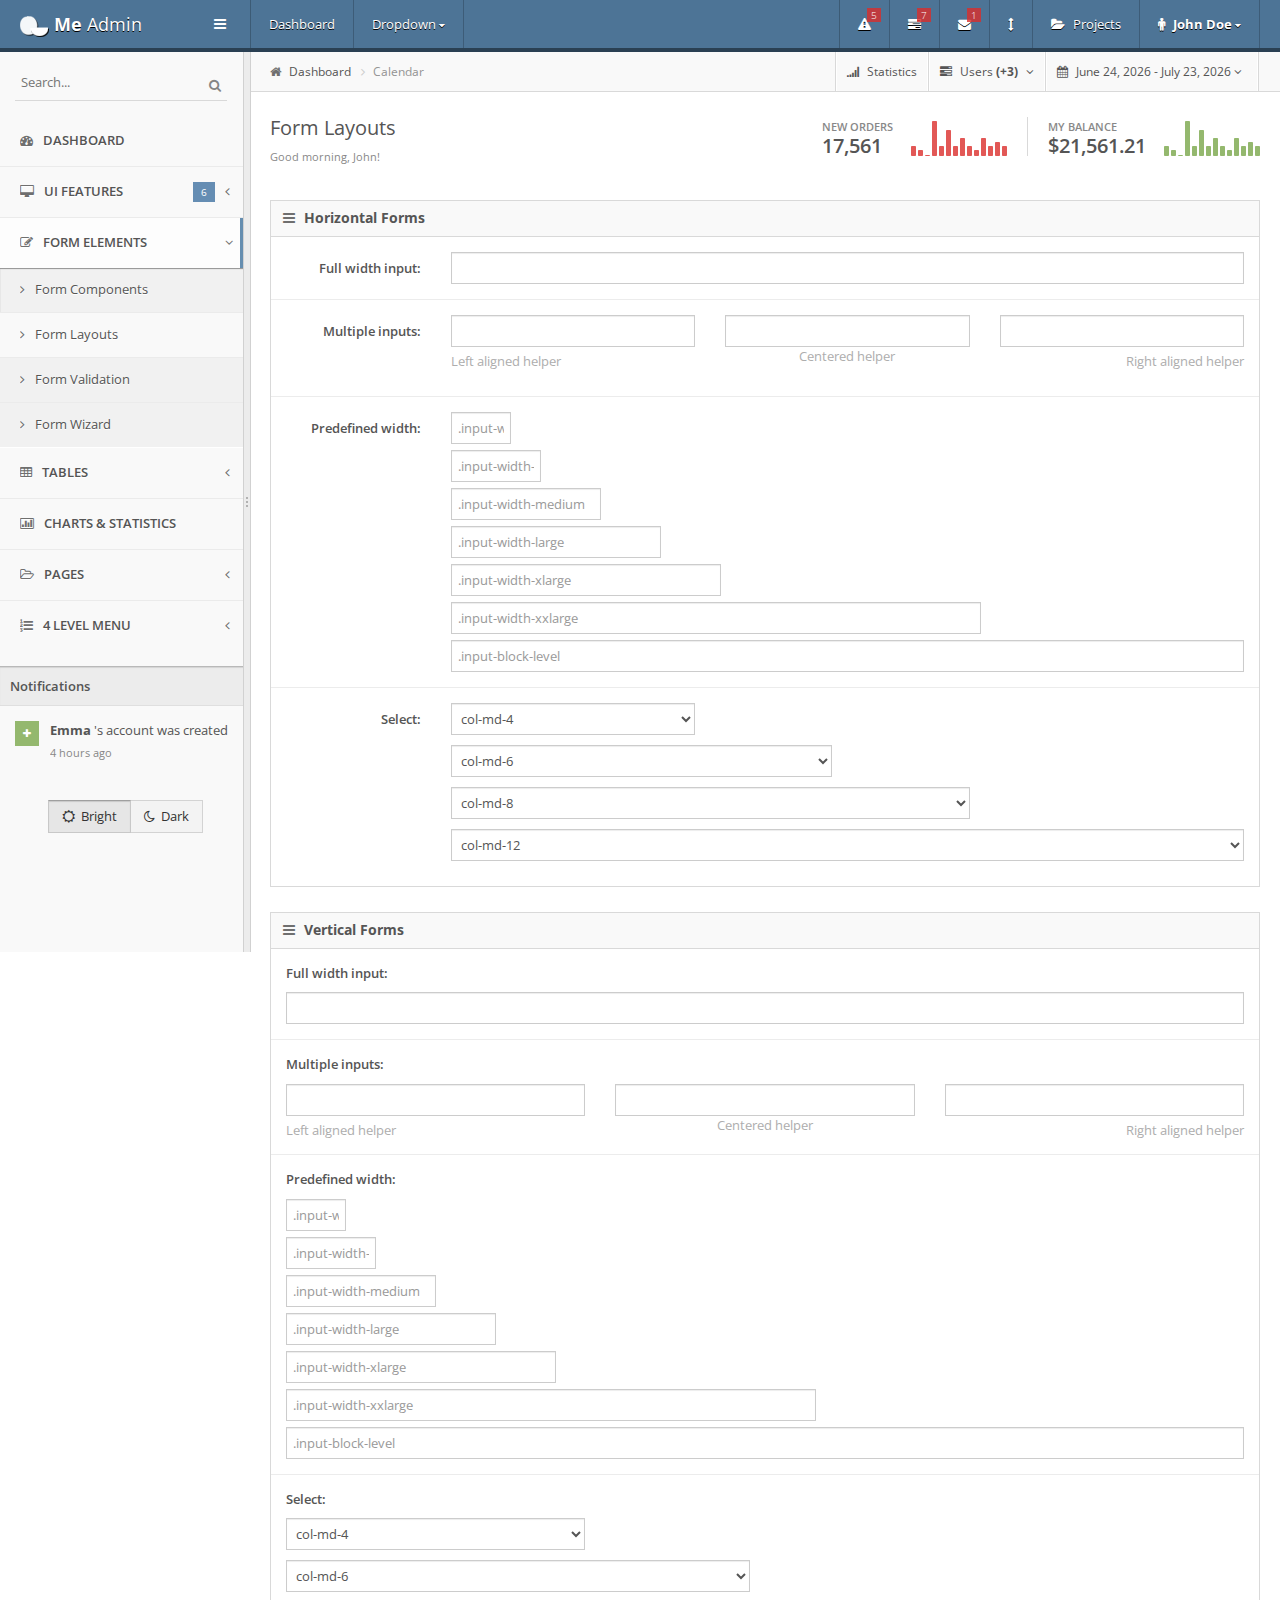
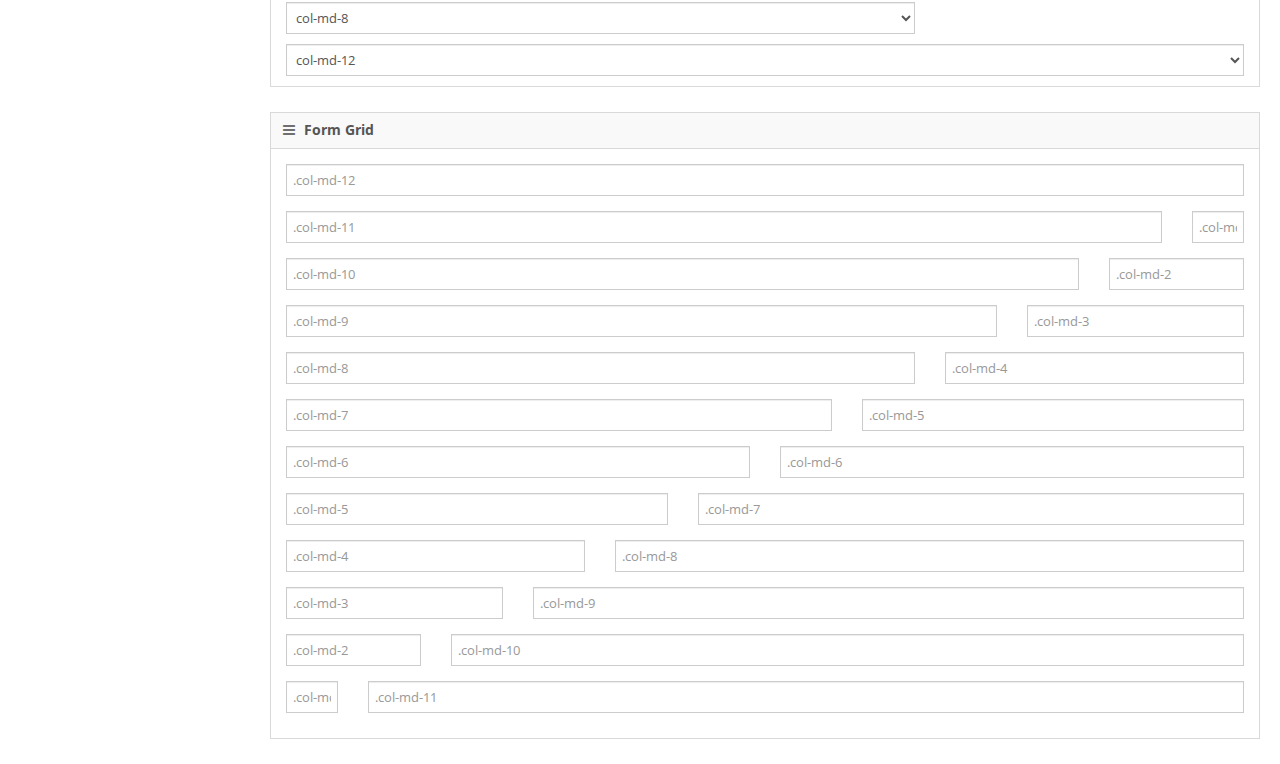
<file: wwwroot/meAdmin/form_layouts.html>
<!DOCTYPE html>
<html lang="en">
  
  <head>
    <meta charset="utf-8">
    <meta name="viewport" content="width=device-width, initial-scale=1.0, minimum-scale=1.0, maximum-scale=1.0, user-scalable=0"
    />  
	 <title>Bootstrap3响应式后台管理系统模版MeAdmin 表单布局 - JS代码网</title>
    <link href="bootstrap/css/bootstrap.min.css" rel="stylesheet" type="text/css"
    />
    <!--[if lt IE 9]>
      <link rel="stylesheet" type="text/css" href="plugins/jquery-ui/jquery.ui.1.10.2.ie.css"
      />
    <![endif]-->
    <link href="assets/css/main.css" rel="stylesheet" type="text/css" />
    <link href="assets/css/plugins.css" rel="stylesheet" type="text/css" />
    <link href="assets/css/responsive.css" rel="stylesheet" type="text/css"
    />
    <link href="assets/css/icons.css" rel="stylesheet" type="text/css" />
    <link rel="stylesheet" href="assets/css/fontawesome/font-awesome.min.css">
    <!--[if IE 7]>
      <link rel="stylesheet" href="assets/css/fontawesome/font-awesome-ie7.min.css">
    <![endif]-->
    <!--[if IE 8]>
      <link href="assets/css/ie8.css" rel="stylesheet" type="text/css" />
    <![endif]-->
    <link href='http://fonts.googleapis.com/css?family=Open+Sans:400,600,700'
    rel='stylesheet' type='text/css'>
    <script type="text/javascript" src="assets/js/libs/jquery-1.10.2.min.js">
    </script>
    <script type="text/javascript" src="plugins/jquery-ui/jquery-ui-1.10.2.custom.min.js">
    </script>
    <script type="text/javascript" src="bootstrap/js/bootstrap.min.js">
    </script>
    <script type="text/javascript" src="assets/js/libs/lodash.compat.min.js">
    </script>
    <!--[if lt IE 9]>
      <script src="assets/js/libs/html5shiv.js">
      </script>
    <![endif]-->
    <script type="text/javascript" src="plugins/touchpunch/jquery.ui.touch-punch.min.js">
    </script>
    <script type="text/javascript" src="plugins/event.swipe/jquery.event.move.js">
    </script>
    <script type="text/javascript" src="plugins/event.swipe/jquery.event.swipe.js">
    </script>
    <script type="text/javascript" src="assets/js/libs/breakpoints.js">
    </script>
    <script type="text/javascript" src="plugins/respond/respond.min.js">
    </script>
    <script type="text/javascript" src="plugins/cookie/jquery.cookie.min.js">
    </script>
    <script type="text/javascript" src="plugins/slimscroll/jquery.slimscroll.min.js">
    </script>
    <script type="text/javascript" src="plugins/slimscroll/jquery.slimscroll.horizontal.min.js">
    </script>
    <script type="text/javascript" src="plugins/sparkline/jquery.sparkline.min.js">
    </script>
    <script type="text/javascript" src="plugins/daterangepicker/moment.min.js">
    </script>
    <script type="text/javascript" src="plugins/daterangepicker/daterangepicker.js">
    </script>
    <script type="text/javascript" src="plugins/blockui/jquery.blockUI.min.js">
    </script>
    <script type="text/javascript" src="assets/js/app.js">
    </script>
    <script type="text/javascript" src="assets/js/plugins.js">
    </script>
    <script type="text/javascript" src="assets/js/plugins.form-components.js">
    </script>
    <script>
      $(document).ready(function() {
        App.init();
        Plugins.init();
        FormComponents.init()
      });
    </script>
    <script type="text/javascript" src="assets/js/custom.js">
    </script>
  </head>
  
  <body>
    <header class="header navbar navbar-fixed-top" role="banner">
      <div class="container">
        <ul class="nav navbar-nav">
          <li class="nav-toggle">
            <a href="javascript:void(0);" title="">
              <i class="icon-reorder">
              </i>
            </a>
          </li>
        </ul>
        <a class="navbar-brand" href="index.html">
          <img src="assets/img/logo.png" alt="logo" />
          <strong>
            Me
          </strong>
          Admin
        </a>
        <a href="#" class="toggle-sidebar bs-tooltip" data-placement="bottom"
        data-original-title="Toggle navigation">
          <i class="icon-reorder">
          </i>
        </a>
        <ul class="nav navbar-nav navbar-left hidden-xs hidden-sm">
          <li>
            <a href="#">
              Dashboard
            </a>
          </li>
          <li class="dropdown">
            <a href="#" class="dropdown-toggle" data-toggle="dropdown">
              Dropdown
              <i class="icon-caret-down small">
              </i>
            </a>
            <ul class="dropdown-menu">
              <li>
                <a href="#">
                  <i class="icon-user">
                  </i>
                  Example #1
                </a>
              </li>
              <li>
                <a href="#">
                  <i class="icon-calendar">
                  </i>
                  Example #2
                </a>
              </li>
              <li class="divider">
              </li>
              <li>
                <a href="#">
                  <i class="icon-tasks">
                  </i>
                  Example #3
                </a>
              </li>
            </ul>
          </li>
        </ul>
        <ul class="nav navbar-nav navbar-right">
          <li class="dropdown">
            <a href="#" class="dropdown-toggle" data-toggle="dropdown">
              <i class="icon-warning-sign">
              </i>
              <span class="badge">
                5
              </span>
            </a>
            <ul class="dropdown-menu extended notification">
              <li class="title">
                <p>
                  You have 5 new notifications
                </p>
              </li>
              <li>
                <a href="javascript:void(0);">
                  <span class="label label-success">
                    <i class="icon-plus">
                    </i>
                  </span>
                  <span class="message">
                    New user registration.
                  </span>
                  <span class="time">
                    1 mins
                  </span>
                </a>
              </li>
              <li>
                <a href="javascript:void(0);">
                  <span class="label label-danger">
                    <i class="icon-warning-sign">
                    </i>
                  </span>
                  <span class="message">
                    High CPU load on cluster #2.
                  </span>
                  <span class="time">
                    5 mins
                  </span>
                </a>
              </li>
              <li>
                <a href="javascript:void(0);">
                  <span class="label label-success">
                    <i class="icon-plus">
                    </i>
                  </span>
                  <span class="message">
                    New user registration.
                  </span>
                  <span class="time">
                    10 mins
                  </span>
                </a>
              </li>
              <li>
                <a href="javascript:void(0);">
                  <span class="label label-info">
                    <i class="icon-bullhorn">
                    </i>
                  </span>
                  <span class="message">
                    New items are in queue.
                  </span>
                  <span class="time">
                    25 mins
                  </span>
                </a>
              </li>
              <li>
                <a href="javascript:void(0);">
                  <span class="label label-warning">
                    <i class="icon-bolt">
                    </i>
                  </span>
                  <span class="message">
                    Disk space to 85% full.
                  </span>
                  <span class="time">
                    55 mins
                  </span>
                </a>
              </li>
              <li class="footer">
                <a href="javascript:void(0);">
                  View all notifications
                </a>
              </li>
            </ul>
          </li>
          <li class="dropdown hidden-xs hidden-sm">
            <a href="#" class="dropdown-toggle" data-toggle="dropdown">
              <i class="icon-tasks">
              </i>
              <span class="badge">
                7
              </span>
            </a>
            <ul class="dropdown-menu extended notification">
              <li class="title">
                <p>
                  You have 7 pending tasks
                </p>
              </li>
              <li>
                <a href="javascript:void(0);">
                  <span class="task">
                    <span class="desc">
                      Preparing new release
                    </span>
                    <span class="percent">
                      30%
                    </span>
                  </span>
                  <div class="progress progress-small">
                    <div style="width: 30%;" class="progress-bar progress-bar-info">
                    </div>
                  </div>
                </a>
              </li>
              <li>
                <a href="javascript:void(0);">
                  <span class="task">
                    <span class="desc">
                      Change management
                    </span>
                    <span class="percent">
                      80%
                    </span>
                  </span>
                  <div class="progress progress-small progress-striped active">
                    <div style="width: 80%;" class="progress-bar progress-bar-danger">
                    </div>
                  </div>
                </a>
              </li>
              <li>
                <a href="javascript:void(0);">
                  <span class="task">
                    <span class="desc">
                      Mobile development
                    </span>
                    <span class="percent">
                      60%
                    </span>
                  </span>
                  <div class="progress progress-small">
                    <div style="width: 60%;" class="progress-bar progress-bar-success">
                    </div>
                  </div>
                </a>
              </li>
              <li>
                <a href="javascript:void(0);">
                  <span class="task">
                    <span class="desc">
                      Database migration
                    </span>
                    <span class="percent">
                      20%
                    </span>
                  </span>
                  <div class="progress progress-small">
                    <div style="width: 20%;" class="progress-bar progress-bar-warning">
                    </div>
                  </div>
                </a>
              </li>
              <li class="footer">
                <a href="javascript:void(0);">
                  View all tasks
                </a>
              </li>
            </ul>
          </li>
          <li class="dropdown hidden-xs hidden-sm">
            <a href="#" class="dropdown-toggle" data-toggle="dropdown">
              <i class="icon-envelope">
              </i>
              <span class="badge">
                1
              </span>
            </a>
            <ul class="dropdown-menu extended notification">
              <li class="title">
                <p>
                  You have 3 new messages
                </p>
              </li>
              <li>
                <a href="javascript:void(0);">
                  <span class="photo">
                    <img src="assets/img/demo/avatar-1.jpg" alt="" />
                  </span>
                  <span class="subject">
                    <span class="from">
                      Bob Carter
                    </span>
                    <span class="time">
                      Just Now
                    </span>
                  </span>
                  <span class="text">
                    Consetetur sadipscing elitr...
                  </span>
                </a>
              </li>
              <li>
                <a href="javascript:void(0);">
                  <span class="photo">
                    <img src="assets/img/demo/avatar-2.jpg" alt="" />
                  </span>
                  <span class="subject">
                    <span class="from">
                      Jane Doe
                    </span>
                    <span class="time">
                      45 mins
                    </span>
                  </span>
                  <span class="text">
                    Sed diam nonumy...
                  </span>
                </a>
              </li>
              <li>
                <a href="javascript:void(0);">
                  <span class="photo">
                    <img src="assets/img/demo/avatar-3.jpg" alt="" />
                  </span>
                  <span class="subject">
                    <span class="from">
                      Patrick Nilson
                    </span>
                    <span class="time">
                      6 hours
                    </span>
                  </span>
                  <span class="text">
                    No sea takimata sanctus...
                  </span>
                </a>
              </li>
              <li class="footer">
                <a href="javascript:void(0);">
                  View all messages
                </a>
              </li>
            </ul>
          </li>
          <li>
            <a href="#" class="dropdown-toggle row-bg-toggle">
              <i class="icon-resize-vertical">
              </i>
            </a>
          </li>
          <li class="dropdown">
            <a href="#" class="project-switcher-btn dropdown-toggle">
              <i class="icon-folder-open">
              </i>
              <span>
                Projects
              </span>
            </a>
          </li>
          <li class="dropdown user">
            <a href="#" class="dropdown-toggle" data-toggle="dropdown">
              <i class="icon-male">
              </i>
              <span class="username">
                John Doe
              </span>
              <i class="icon-caret-down small">
              </i>
            </a>
            <ul class="dropdown-menu">
              <li>
                <a href="pages_user_profile.html">
                  <i class="icon-user">
                  </i>
                  My Profile
                </a>
              </li>
              <li>
                <a href="pages_calendar.html">
                  <i class="icon-calendar">
                  </i>
                  My Calendar
                </a>
              </li>
              <li>
                <a href="#">
                  <i class="icon-tasks">
                  </i>
                  My Tasks
                </a>
              </li>
              <li class="divider">
              </li>
              <li>
                <a href="login.html">
                  <i class="icon-key">
                  </i>
                  Log Out
                </a>
              </li>
            </ul>
          </li>
        </ul>
      </div>
      <div id="project-switcher" class="container project-switcher">
        <div id="scrollbar">
          <div class="handle">
          </div>
        </div>
        <div id="frame">
          <ul class="project-list">
            <li>
              <a href="javascript:void(0);">
                <span class="image">
                  <i class="icon-desktop">
                  </i>
                </span>
                <span class="title">
                  Lorem ipsum dolor
                </span>
              </a>
            </li>
            <li>
              <a href="javascript:void(0);">
                <span class="image">
                  <i class="icon-compass">
                  </i>
                </span>
                <span class="title">
                  Dolor sit invidunt
                </span>
              </a>
            </li>
            <li class="current">
              <a href="javascript:void(0);">
                <span class="image">
                  <i class="icon-male">
                  </i>
                </span>
                <span class="title">
                  Consetetur sadipscing elitr
                </span>
              </a>
            </li>
            <li>
              <a href="javascript:void(0);">
                <span class="image">
                  <i class="icon-thumbs-up">
                  </i>
                </span>
                <span class="title">
                  Sed diam nonumy
                </span>
              </a>
            </li>
            <li>
              <a href="javascript:void(0);">
                <span class="image">
                  <i class="icon-female">
                  </i>
                </span>
                <span class="title">
                  At vero eos et
                </span>
              </a>
            </li>
            <li>
              <a href="javascript:void(0);">
                <span class="image">
                  <i class="icon-beaker">
                  </i>
                </span>
                <span class="title">
                  Sed diam voluptua
                </span>
              </a>
            </li>
            <li>
              <a href="javascript:void(0);">
                <span class="image">
                  <i class="icon-desktop">
                  </i>
                </span>
                <span class="title">
                  Lorem ipsum dolor
                </span>
              </a>
            </li>
            <li>
              <a href="javascript:void(0);">
                <span class="image">
                  <i class="icon-compass">
                  </i>
                </span>
                <span class="title">
                  Dolor sit invidunt
                </span>
              </a>
            </li>
            <li>
              <a href="javascript:void(0);">
                <span class="image">
                  <i class="icon-male">
                  </i>
                </span>
                <span class="title">
                  Consetetur sadipscing elitr
                </span>
              </a>
            </li>
            <li>
              <a href="javascript:void(0);">
                <span class="image">
                  <i class="icon-thumbs-up">
                  </i>
                </span>
                <span class="title">
                  Sed diam nonumy
                </span>
              </a>
            </li>
            <li>
              <a href="javascript:void(0);">
                <span class="image">
                  <i class="icon-female">
                  </i>
                </span>
                <span class="title">
                  At vero eos et
                </span>
              </a>
            </li>
            <li>
              <a href="javascript:void(0);">
                <span class="image">
                  <i class="icon-beaker">
                  </i>
                </span>
                <span class="title">
                  Sed diam voluptua
                </span>
              </a>
            </li>
          </ul>
        </div>
      </div>
    </header>
    <div id="container">
      <div id="sidebar" class="sidebar-fixed">
        <div id="sidebar-content">
          <form class="sidebar-search">
            <div class="input-box">
              <button type="submit" class="submit">
                <i class="icon-search">
                </i>
              </button>
              <span>
                <input type="text" placeholder="Search...">
              </span>
            </div>
          </form>
          <div class="sidebar-search-results">
            <i class="icon-remove close">
            </i>
            <div class="title">
              Documents
            </div>
            <ul class="notifications">
              <li>
                <a href="javascript:void(0);">
                  <div class="col-left">
                    <span class="label label-info">
                      <i class="icon-file-text">
                      </i>
                    </span>
                  </div>
                  <div class="col-right with-margin">
                    <span class="message">
                      <strong>
                        John Doe
                      </strong>
                      received $1.527,32
                    </span>
                    <span class="time">
                      finances.xls
                    </span>
                  </div>
                </a>
              </li>
              <li>
                <a href="javascript:void(0);">
                  <div class="col-left">
                    <span class="label label-success">
                      <i class="icon-file-text">
                      </i>
                    </span>
                  </div>
                  <div class="col-right with-margin">
                    <span class="message">
                      My name is
                      <strong>
                        John Doe
                      </strong>
                      ...
                    </span>
                    <span class="time">
                      briefing.docx
                    </span>
                  </div>
                </a>
              </li>
            </ul>
            <div class="title">
              Persons
            </div>
            <ul class="notifications">
              <li>
                <a href="javascript:void(0);">
                  <div class="col-left">
                    <span class="label label-danger">
                      <i class="icon-female">
                      </i>
                    </span>
                  </div>
                  <div class="col-right with-margin">
                    <span class="message">
                      Jane
                      <strong>
                        Doe
                      </strong>
                    </span>
                    <span class="time">
                      21 years old
                    </span>
                  </div>
                </a>
              </li>
            </ul>
          </div>
          <ul id="nav">
            <li>
              <a href="index.html">
                <i class="icon-dashboard">
                </i>
                Dashboard
              </a>
            </li>
            <li>
              <a href="javascript:void(0);">
                <i class="icon-desktop">
                </i>
                UI Features
                <span class="label label-info pull-right">
                  6
                </span>
              </a>
              <ul class="sub-menu">
                <li>
                  <a href="ui_general.html">
                    <i class="icon-angle-right">
                    </i>
                    General
                  </a>
                </li>
                <li>
                  <a href="ui_buttons.html">
                    <i class="icon-angle-right">
                    </i>
                    Buttons
                  </a>
                </li>
                <li>
                  <a href="ui_tabs_accordions.html">
                    <i class="icon-angle-right">
                    </i>
                    Tabs &amp; Accordions
                  </a>
                </li>
                <li>
                  <a href="ui_sliders.html">
                    <i class="icon-angle-right">
                    </i>
                    Sliders
                  </a>
                </li>
                <li>
                  <a href="ui_nestable_list.html">
                    <i class="icon-angle-right">
                    </i>
                    Nestable List
                  </a>
                </li>
                <li>
                  <a href="ui_typography.html">
                    <i class="icon-angle-right">
                    </i>
                    Typography / Icons
                  </a>
                </li>
                <li>
                  <a href="ui_google_maps.html">
                    <i class="icon-angle-right">
                    </i>
                    Google Maps
                  </a>
                </li>
                <li>
                  <a href="ui_grid.html">
                    <i class="icon-angle-right">
                    </i>
                    Grid
                  </a>
                </li>
              </ul>
            </li>
            <li class="current open">
              <a href="javascript:void(0);">
                <i class="icon-edit">
                </i>
                Form Elements
              </a>
              <ul class="sub-menu">
                <li>
                  <a href="form_components.html">
                    <i class="icon-angle-right">
                    </i>
                    Form Components
                  </a>
                </li>
                <li class="current">
                  <a href="form_layouts.html">
                    <i class="icon-angle-right">
                    </i>
                    Form Layouts
                  </a>
                </li>
                <li>
                  <a href="form_validation.html">
                    <i class="icon-angle-right">
                    </i>
                    Form Validation
                  </a>
                </li>
                <li>
                  <a href="form_wizard.html">
                    <i class="icon-angle-right">
                    </i>
                    Form Wizard
                  </a>
                </li>
              </ul>
            </li>
            <li>
              <a href="javascript:void(0);">
                <i class="icon-table">
                </i>
                Tables
              </a>
              <ul class="sub-menu">
                <li>
                  <a href="tables_static.html">
                    <i class="icon-angle-right">
                    </i>
                    Static Tables
                  </a>
                </li>
                <li>
                  <a href="http://envato.stammtec.de/themeforest/melon/tables_dynamic.html">
                    <i class="icon-angle-right">
                    </i>
                    Dynamic Tables (DataTables)
                  </a>
                </li>
                <li>
                  <a href="tables_responsive.html">
                    <i class="icon-angle-right">
                    </i>
                    Responsive Tables
                  </a>
                </li>
              </ul>
            </li>
            <li>
              <a href="charts.html">
                <i class="icon-bar-chart">
                </i>
                Charts &amp; Statistics
              </a>
            </li>
            <li>
              <a href="javascript:void(0);">
                <i class="icon-folder-open-alt">
                </i>
                Pages
              </a>
              <ul class="sub-menu">
                <li>
                  <a href="login.html">
                    <i class="icon-angle-right">
                    </i>
                    Login
                  </a>
                </li>
                <li>
                  <a href="pages_user_profile.html">
                    <i class="icon-angle-right">
                    </i>
                    User Profile
                  </a>
                </li>
                <li>
                  <a href="pages_calendar.html">
                    <i class="icon-angle-right">
                    </i>
                    Calendar
                  </a>
                </li>
                <li>
                  <a href="pages_invoice.html">
                    <i class="icon-angle-right">
                    </i>
                    Invoice
                  </a>
                </li>
                <li>
                  <a href="404.html">
                    <i class="icon-angle-right">
                    </i>
                    404 Page
                  </a>
                </li>
              </ul>
            </li>
            <li>
              <a href="javascript:void(0);">
                <i class="icon-list-ol">
                </i>
                4 Level Menu
              </a>
              <ul class="sub-menu">
                <li class="open-default">
                  <a href="javascript:void(0);">
                    <i class="icon-cogs">
                    </i>
                    Item 1
                    <span class="arrow">
                    </span>
                  </a>
                  <ul class="sub-menu">
                    <li class="open-default">
                      <a href="javascript:void(0);">
                        <i class="icon-user">
                        </i>
                        Sample Link 1
                        <span class="arrow">
                        </span>
                      </a>
                      <ul class="sub-menu">
                        <li class="current">
                          <a href="javascript:void(0);">
                            <i class="icon-remove">
                            </i>
                            Sample Link 1
                          </a>
                        </li>
                        <li>
                          <a href="javascript:void(0);">
                            <i class="icon-pencil">
                            </i>
                            Sample Link 1
                          </a>
                        </li>
                        <li>
                          <a href="javascript:void(0);">
                            <i class="icon-edit">
                            </i>
                            Sample Link 1
                          </a>
                        </li>
                      </ul>
                    </li>
                    <li>
                      <a href="javascript:void(0);">
                        <i class="icon-user">
                        </i>
                        Sample Link 1
                      </a>
                    </li>
                    <li>
                      <a href="javascript:void(0);">
                        <i class="icon-external-link">
                        </i>
                        Sample Link 2
                      </a>
                    </li>
                    <li>
                      <a href="javascript:void(0);">
                        <i class="icon-bell">
                        </i>
                        Sample Link 3
                      </a>
                    </li>
                  </ul>
                </li>
                <li>
                  <a href="javascript:void(0);">
                    <i class="icon-globe">
                    </i>
                    Item 2
                    <span class="arrow">
                    </span>
                  </a>
                  <ul class="sub-menu">
                    <li>
                      <a href="javascript:void(0);">
                        <i class="icon-user">
                        </i>
                        Sample Link 1
                      </a>
                    </li>
                    <li>
                      <a href="javascript:void(0);">
                        <i class="icon-external-link">
                        </i>
                        Sample Link 1
                      </a>
                    </li>
                    <li>
                      <a href="javascript:void(0);">
                        <i class="icon-bell">
                        </i>
                        Sample Link 1
                      </a>
                    </li>
                  </ul>
                </li>
                <li>
                  <a href="javascript:void(0);">
                    <i class="icon-folder-open">
                    </i>
                    Item 3
                  </a>
                </li>
              </ul>
            </li>
          </ul>
          <div class="sidebar-title">
            <span>
              Notifications
            </span>
          </div>
          <ul class="notifications demo-slide-in">
            <li style="display: none;">
              <div class="col-left">
                <span class="label label-danger">
                  <i class="icon-warning-sign">
                  </i>
                </span>
              </div>
              <div class="col-right with-margin">
                <span class="message">
                  Server
                  <strong>
                    #512
                  </strong>
                  crashed.
                </span>
                <span class="time">
                  few seconds ago
                </span>
              </div>
            </li>
            <li style="display: none;">
              <div class="col-left">
                <span class="label label-info">
                  <i class="icon-envelope">
                  </i>
                </span>
              </div>
              <div class="col-right with-margin">
                <span class="message">
                  <strong>
                    John
                  </strong>
                  sent you a message
                </span>
                <span class="time">
                  few second ago
                </span>
              </div>
            </li>
            <li>
              <div class="col-left">
                <span class="label label-success">
                  <i class="icon-plus">
                  </i>
                </span>
              </div>
              <div class="col-right with-margin">
                <span class="message">
                  <strong>
                    Emma
                  </strong>
                  's account was created
                </span>
                <span class="time">
                  4 hours ago
                </span>
              </div>
            </li>
          </ul>
          <div class="sidebar-widget align-center">
            <div class="btn-group" data-toggle="buttons" id="theme-switcher">
              <label class="btn active">
                <input type="radio" name="theme-switcher" data-theme="bright">
                <i class="icon-sun">
                </i>
                Bright
              </label>
              <label class="btn">
                <input type="radio" name="theme-switcher" data-theme="dark">
                <i class="icon-moon">
                </i>
                Dark
              </label>
            </div>
          </div>
        </div>
        <div id="divider" class="resizeable">
        </div>
      </div>
      <div id="content">
        <div class="container">
          <div class="crumbs">
            <ul id="breadcrumbs" class="breadcrumb">
              <li>
                <i class="icon-home">
                </i>
                <a href="index.html">
                  Dashboard
                </a>
              </li>
              <li class="current">
                <a href="pages_calendar.html" title="">
                  Calendar
                </a>
              </li>
            </ul>
            <ul class="crumb-buttons">
              <li>
                <a href="charts.html" title="">
                  <i class="icon-signal">
                  </i>
                  <span>
                    Statistics
                  </span>
                </a>
              </li>
              <li class="dropdown">
                <a href="#" title="" data-toggle="dropdown">
                  <i class="icon-tasks">
                  </i>
                  <span>
                    Users
                    <strong>
                      (+3)
                    </strong>
                  </span>
                  <i class="icon-angle-down left-padding">
                  </i>
                </a>
                <ul class="dropdown-menu pull-right">
                  <li>
                    <a href="form_components.html" title="">
                      <i class="icon-plus">
                      </i>
                      Add new User
                    </a>
                  </li>
                  <li>
                    <a href="http://envato.stammtec.de/themeforest/melon/tables_dynamic.html"
                    title="">
                      <i class="icon-reorder">
                      </i>
                      Overview
                    </a>
                  </li>
                </ul>
              </li>
              <li class="range">
                <a href="#">
                  <i class="icon-calendar">
                  </i>
                  <span>
                  </span>
                  <i class="icon-angle-down">
                  </i>
                </a>
              </li>
            </ul>
          </div>
          <div class="page-header">
            <div class="page-title">
              <h3>
                Form Layouts
              </h3>
              <span>
                Good morning, John!
              </span>
            </div>
            <ul class="page-stats">
              <li>
                <div class="summary">
                  <span>
                    New orders
                  </span>
                  <h3>
                    17,561
                  </h3>
                </div>
                <div id="sparkline-bar" class="graph sparkline hidden-xs">
                  20,15,8,50,20,40,20,30,20,15,30,20,25,20
                </div>
              </li>
              <li>
                <div class="summary">
                  <span>
                    My balance
                  </span>
                  <h3>
                    $21,561.21
                  </h3>
                </div>
                <div id="sparkline-bar2" class="graph sparkline hidden-xs">
                  20,15,8,50,20,40,20,30,20,15,30,20,25,20
                </div>
              </li>
            </ul>
          </div>
          <div class="row">
            <div class="col-md-12">
              <div class="widget box">
                <div class="widget-header">
                  <h4>
                    <i class="icon-reorder">
                    </i>
                    Horizontal Forms
                  </h4>
                </div>
                <div class="widget-content">
                  <form class="form-horizontal row-border" action="#">
                    <div class="form-group">
                      <label class="col-md-2 control-label">
                        Full width input:
                      </label>
                      <div class="col-md-10">
                        <input type="text" name="regular" class="form-control">
                      </div>
                    </div>
                    <div class="form-group">
                      <label class="col-md-2 control-label">
                        Multiple inputs:
                      </label>
                      <div class="col-md-10">
                        <div class="row">
                          <div class="col-md-4">
                            <input type="text" name="regular" class="form-control">
                            <span class="help-block">
                              Left aligned helper
                            </span>
                          </div>
                          <div class="col-md-4">
                            <input type="text" name="regular" class="form-control">
                            <span class="help-block align-center">
                              Centered helper
                            </span>
                          </div>
                          <div class="col-md-4">
                            <input type="text" name="regular" class="form-control">
                            <span class="help-block align-right">
                              Right aligned helper
                            </span>
                          </div>
                        </div>
                      </div>
                    </div>
                    <div class="form-group">
                      <label class="col-md-2 control-label">
                        Predefined width:
                      </label>
                      <div class="col-md-10">
                        <input class="form-control input-width-mini" type="text" placeholder=".input-width-mini"
                        style="display: block;">
                        <input class="form-control input-width-small" type="text" placeholder=".input-width-small"
                        style="display: block; margin-top: 6px;">
                        <input class="form-control input-width-medium" type="text" placeholder=".input-width-medium"
                        style="display: block; margin-top: 6px;">
                        <input class="form-control input-width-large" type="text" placeholder=".input-width-large"
                        style="display: block; margin-top: 6px;">
                        <input class="form-control input-width-xlarge" type="text" placeholder=".input-width-xlarge"
                        style="display: block; margin-top: 6px;">
                        <input class="form-control input-width-xxlarge" type="text" placeholder=".input-width-xxlarge"
                        style="display: block; margin-top: 6px;">
                        <input class="form-control input-block-level" type="text" placeholder=".input-block-level"
                        style="display: block; margin-top: 6px;">
                      </div>
                    </div>
                    <div class="form-group">
                      <label class="col-md-2 control-label">
                        Select:
                      </label>
                      <div class="col-md-10">
                        <div class="row">
                          <div class="col-md-4">
                            <select class="form-control" name="select">
                              <option value="opt1">
                                col-md-4
                              </option>
                              <option value="opt2">
                                Option 2
                              </option>
                              <option value="opt3">
                                Option 3
                              </option>
                            </select>
                          </div>
                        </div>
                        <div class="row next-row">
                          <div class="col-md-6">
                            <select class="form-control" name="select">
                              <option value="opt1">
                                col-md-6
                              </option>
                              <option value="opt2">
                                Option 2
                              </option>
                              <option value="opt3">
                                Option 3
                              </option>
                            </select>
                          </div>
                        </div>
                        <div class="row next-row">
                          <div class="col-md-8">
                            <select class="form-control" name="select">
                              <option value="opt1">
                                col-md-8
                              </option>
                              <option value="opt2">
                                Option 2
                              </option>
                              <option value="opt3">
                                Option 3
                              </option>
                            </select>
                          </div>
                        </div>
                        <div class="row next-row">
                          <div class="col-md-12">
                            <select class="form-control" name="select">
                              <option value="opt1">
                                col-md-12
                              </option>
                              <option value="opt2">
                                Option 2
                              </option>
                              <option value="opt3">
                                Option 3
                              </option>
                            </select>
                          </div>
                        </div>
                      </div>
                    </div>
                  </form>
                </div>
              </div>
            </div>
          </div>
          <div class="row">
            <div class="col-md-12">
              <div class="widget box">
                <div class="widget-header">
                  <h4>
                    <i class="icon-reorder">
                    </i>
                    Vertical Forms
                  </h4>
                </div>
                <div class="widget-content">
                  <form class="form-vertical row-border" action="#">
                    <div class="form-group">
                      <label class="control-label">
                        Full width input:
                      </label>
                      <input type="text" name="regular" class="form-control">
                    </div>
                    <div class="form-group">
                      <label class="control-label">
                        Multiple inputs:
                      </label>
                      <div class="row">
                        <div class="col-md-4">
                          <input type="text" name="regular" class="form-control">
                          <span class="help-block">
                            Left aligned helper
                          </span>
                        </div>
                        <div class="col-md-4">
                          <input type="text" name="regular" class="form-control">
                          <span class="help-block align-center">
                            Centered helper
                          </span>
                        </div>
                        <div class="col-md-4">
                          <input type="text" name="regular" class="form-control">
                          <span class="help-block align-right">
                            Right aligned helper
                          </span>
                        </div>
                      </div>
                    </div>
                    <div class="form-group">
                      <label class="control-label">
                        Predefined width:
                      </label>
                      <input class="form-control input-width-mini" type="text" placeholder=".input-width-mini"
                      style="display: block;">
                      <input class="form-control input-width-small" type="text" placeholder=".input-width-small"
                      style="display: block; margin-top: 6px;">
                      <input class="form-control input-width-medium" type="text" placeholder=".input-width-medium"
                      style="display: block; margin-top: 6px;">
                      <input class="form-control input-width-large" type="text" placeholder=".input-width-large"
                      style="display: block; margin-top: 6px;">
                      <input class="form-control input-width-xlarge" type="text" placeholder=".input-width-xlarge"
                      style="display: block; margin-top: 6px;">
                      <input class="form-control input-width-xxlarge" type="text" placeholder=".input-width-xxlarge"
                      style="display: block; margin-top: 6px;">
                      <input class="form-control input-block-level" type="text" placeholder=".input-block-level"
                      style="display: block; margin-top: 6px;">
                    </div>
                    <div class="form-group">
                      <label class="control-label">
                        Select:
                      </label>
                      <div class="row">
                        <div class="col-md-4">
                          <select class="form-control" name="select">
                            <option value="opt1">
                              col-md-4
                            </option>
                            <option value="opt2">
                              Option 2
                            </option>
                            <option value="opt3">
                              Option 3
                            </option>
                          </select>
                        </div>
                      </div>
                      <div class="row next-row">
                        <div class="col-md-6">
                          <select class="form-control" name="select">
                            <option value="opt1">
                              col-md-6
                            </option>
                            <option value="opt2">
                              Option 2
                            </option>
                            <option value="opt3">
                              Option 3
                            </option>
                          </select>
                        </div>
                      </div>
                      <div class="row next-row">
                        <div class="col-md-8">
                          <select class="form-control" name="select">
                            <option value="opt1">
                              col-md-8
                            </option>
                            <option value="opt2">
                              Option 2
                            </option>
                            <option value="opt3">
                              Option 3
                            </option>
                          </select>
                        </div>
                      </div>
                      <div class="row next-row">
                        <div class="col-md-12">
                          <select class="form-control" name="select">
                            <option value="opt1">
                              col-md-12
                            </option>
                            <option value="opt2">
                              Option 2
                            </option>
                            <option value="opt3">
                              Option 3
                            </option>
                          </select>
                        </div>
                      </div>
                    </div>
                  </form>
                </div>
              </div>
            </div>
          </div>
          <div class="row">
            <div class="col-md-12">
              <div class="widget box">
                <div class="widget-header">
                  <h4>
                    <i class="icon-reorder">
                    </i>
                    Form Grid
                  </h4>
                </div>
                <div class="widget-content">
                  <form class="form-vertical" action="#">
                    <div class="form-group">
                      <div class="row">
                        <div class="col-md-12">
                          <input type="text" name="regular" class="form-control" placeholder=".col-md-12">
                        </div>
                      </div>
                    </div>
                    <div class="form-group">
                      <div class="row">
                        <div class="col-md-11">
                          <input type="text" name="regular" class="form-control" placeholder=".col-md-11">
                        </div>
                        <div class="col-md-1">
                          <input type="text" name="regular" class="form-control" placeholder=".col-md-1">
                        </div>
                      </div>
                    </div>
                    <div class="form-group">
                      <div class="row">
                        <div class="col-md-10">
                          <input type="text" name="regular" class="form-control" placeholder=".col-md-10">
                        </div>
                        <div class="col-md-2">
                          <input type="text" name="regular" class="form-control" placeholder=".col-md-2">
                        </div>
                      </div>
                    </div>
                    <div class="form-group">
                      <div class="row">
                        <div class="col-md-9">
                          <input type="text" name="regular" class="form-control" placeholder=".col-md-9">
                        </div>
                        <div class="col-md-3">
                          <input type="text" name="regular" class="form-control" placeholder=".col-md-3">
                        </div>
                      </div>
                    </div>
                    <div class="form-group">
                      <div class="row">
                        <div class="col-md-8">
                          <input type="text" name="regular" class="form-control" placeholder=".col-md-8">
                        </div>
                        <div class="col-md-4">
                          <input type="text" name="regular" class="form-control" placeholder=".col-md-4">
                        </div>
                      </div>
                    </div>
                    <div class="form-group">
                      <div class="row">
                        <div class="col-md-7">
                          <input type="text" name="regular" class="form-control" placeholder=".col-md-7">
                        </div>
                        <div class="col-md-5">
                          <input type="text" name="regular" class="form-control" placeholder=".col-md-5">
                        </div>
                      </div>
                    </div>
                    <div class="form-group">
                      <div class="row">
                        <div class="col-md-6">
                          <input type="text" name="regular" class="form-control" placeholder=".col-md-6">
                        </div>
                        <div class="col-md-6">
                          <input type="text" name="regular" class="form-control" placeholder=".col-md-6">
                        </div>
                      </div>
                    </div>
                    <div class="form-group">
                      <div class="row">
                        <div class="col-md-5">
                          <input type="text" name="regular" class="form-control" placeholder=".col-md-5">
                        </div>
                        <div class="col-md-7">
                          <input type="text" name="regular" class="form-control" placeholder=".col-md-7">
                        </div>
                      </div>
                    </div>
                    <div class="form-group">
                      <div class="row">
                        <div class="col-md-4">
                          <input type="text" name="regular" class="form-control" placeholder=".col-md-4">
                        </div>
                        <div class="col-md-8">
                          <input type="text" name="regular" class="form-control" placeholder=".col-md-8">
                        </div>
                      </div>
                    </div>
                    <div class="form-group">
                      <div class="row">
                        <div class="col-md-3">
                          <input type="text" name="regular" class="form-control" placeholder=".col-md-3">
                        </div>
                        <div class="col-md-9">
                          <input type="text" name="regular" class="form-control" placeholder=".col-md-9">
                        </div>
                      </div>
                    </div>
                    <div class="form-group">
                      <div class="row">
                        <div class="col-md-2">
                          <input type="text" name="regular" class="form-control" placeholder=".col-md-2">
                        </div>
                        <div class="col-md-10">
                          <input type="text" name="regular" class="form-control" placeholder=".col-md-10">
                        </div>
                      </div>
                    </div>
                    <div class="form-group">
                      <div class="row">
                        <div class="col-md-1">
                          <input type="text" name="regular" class="form-control" placeholder=".col-md-1">
                        </div>
                        <div class="col-md-11">
                          <input type="text" name="regular" class="form-control" placeholder=".col-md-11">
                        </div>
                      </div>
                    </div>
                  </form>
                </div>
              </div>
            </div>
          </div>
        </div>
      </div>
    </div>
    <script type="text/javascript">
      if (location.host == "envato.stammtec.de" || location.host == "themes.stammtec.de") {
        var _paq = _paq || [];
        _paq.push(["trackPageView"]);
        _paq.push(["enableLinkTracking"]); (function() {
          var a = (("https:" == document.location.protocol) ? "https": "http") + "://analytics.stammtec.de/";
          _paq.push(["setTrackerUrl", a + "piwik.php"]);
          _paq.push(["setSiteId", "17"]);
          var e = document,
          c = e.createElement("script"),
          b = e.getElementsByTagName("script")[0];
          c.type = "text/javascript";
          c.defer = true;
          c.async = true;
          c.src = a + "piwik.js";
          b.parentNode.insertBefore(c, b)
        })()
      };
    </script>
  </body>

</html>
</file>
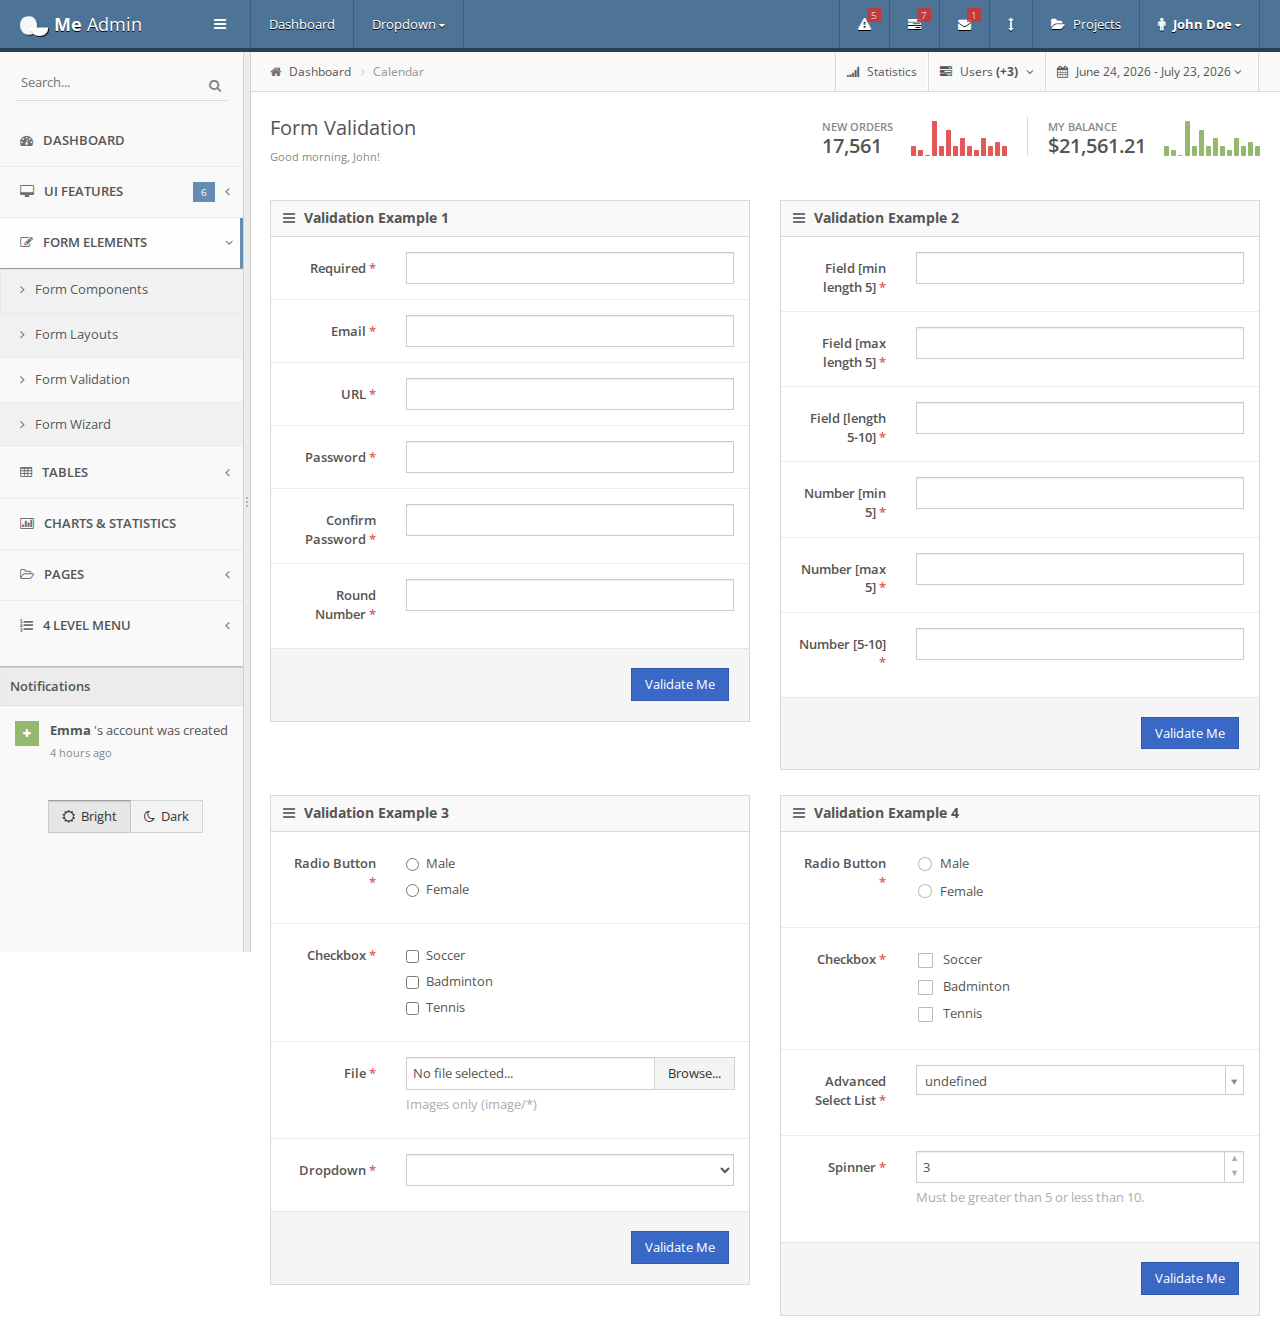
<file: wwwroot/meAdmin/form_validation.html>
<!DOCTYPE html>
<html lang="en">
  
  <head>
    <meta charset="utf-8">
    <meta name="viewport" content="width=device-width, initial-scale=1.0, minimum-scale=1.0, maximum-scale=1.0, user-scalable=0"
    />
	 <title>Bootstrap3响应式后台管理系统模版MeAdmin 表单验证- JS代码网</title>
    <link href="bootstrap/css/bootstrap.min.css" rel="stylesheet" type="text/css"
    />
    <!--[if lt IE 9]>
      <link rel="stylesheet" type="text/css" href="plugins/jquery-ui/jquery.ui.1.10.2.ie.css"
      />
    <![endif]-->
    <link href="assets/css/main.css" rel="stylesheet" type="text/css" />
    <link href="assets/css/plugins.css" rel="stylesheet" type="text/css" />
    <link href="assets/css/responsive.css" rel="stylesheet" type="text/css"
    />
    <link href="assets/css/icons.css" rel="stylesheet" type="text/css" />
    <link rel="stylesheet" href="assets/css/fontawesome/font-awesome.min.css">
    <!--[if IE 7]>
      <link rel="stylesheet" href="assets/css/fontawesome/font-awesome-ie7.min.css">
    <![endif]-->
    <!--[if IE 8]>
      <link href="assets/css/ie8.css" rel="stylesheet" type="text/css" />
    <![endif]-->
    <link href='http://fonts.googleapis.com/css?family=Open+Sans:400,600,700'
    rel='stylesheet' type='text/css'>
    <script type="text/javascript" src="assets/js/libs/jquery-1.10.2.min.js">
    </script>
    <script type="text/javascript" src="plugins/jquery-ui/jquery-ui-1.10.2.custom.min.js">
    </script>
    <script type="text/javascript" src="bootstrap/js/bootstrap.min.js">
    </script>
    <script type="text/javascript" src="assets/js/libs/lodash.compat.min.js">
    </script>
    <!--[if lt IE 9]>
      <script src="assets/js/libs/html5shiv.js">
      </script>
    <![endif]-->
    <script type="text/javascript" src="plugins/touchpunch/jquery.ui.touch-punch.min.js">
    </script>
    <script type="text/javascript" src="plugins/event.swipe/jquery.event.move.js">
    </script>
    <script type="text/javascript" src="plugins/event.swipe/jquery.event.swipe.js">
    </script>
    <script type="text/javascript" src="assets/js/libs/breakpoints.js">
    </script>
    <script type="text/javascript" src="plugins/respond/respond.min.js">
    </script>
    <script type="text/javascript" src="plugins/cookie/jquery.cookie.min.js">
    </script>
    <script type="text/javascript" src="plugins/slimscroll/jquery.slimscroll.min.js">
    </script>
    <script type="text/javascript" src="plugins/slimscroll/jquery.slimscroll.horizontal.min.js">
    </script>
    <script type="text/javascript" src="plugins/sparkline/jquery.sparkline.min.js">
    </script>
    <script type="text/javascript" src="plugins/daterangepicker/moment.min.js">
    </script>
    <script type="text/javascript" src="plugins/daterangepicker/daterangepicker.js">
    </script>
    <script type="text/javascript" src="plugins/blockui/jquery.blockUI.min.js">
    </script>
    <script type="text/javascript" src="plugins/uniform/jquery.uniform.min.js">
    </script>
    <script type="text/javascript" src="plugins/select2/select2.min.js">
    </script>
    <script type="text/javascript" src="plugins/fileinput/fileinput.js">
    </script>
    <script type="text/javascript" src="plugins/validation/jquery.validate.min.js">
    </script>
    <script type="text/javascript" src="plugins/validation/additional-methods.min.js">
    </script>
    <script type="text/javascript" src="plugins/noty/jquery.noty.js">
    </script>
    <script type="text/javascript" src="plugins/noty/layouts/top.js">
    </script>
    <script type="text/javascript" src="plugins/noty/themes/default.js">
    </script>
    <script type="text/javascript" src="assets/js/app.js">
    </script>
    <script type="text/javascript" src="assets/js/plugins.js">
    </script>
    <script type="text/javascript" src="assets/js/plugins.form-components.js">
    </script>
    <script>
      $(document).ready(function() {
        App.init();
        Plugins.init();
        FormComponents.init()
      });
    </script>
    <script type="text/javascript" src="assets/js/custom.js">
    </script>
    <script type="text/javascript" src="assets/js/demo/form_validation.js">
    </script>
  </head>
  
  <body>
    <header class="header navbar navbar-fixed-top" role="banner">
      <div class="container">
        <ul class="nav navbar-nav">
          <li class="nav-toggle">
            <a href="javascript:void(0);" title="">
              <i class="icon-reorder">
              </i>
            </a>
          </li>
        </ul>
        <a class="navbar-brand" href="index.html">
          <img src="assets/img/logo.png" alt="logo" />
           <strong>
            Me
          </strong>
          Admin
        </a>
        <a href="#" class="toggle-sidebar bs-tooltip" data-placement="bottom"
        data-original-title="Toggle navigation">
          <i class="icon-reorder">
          </i>
        </a>
        <ul class="nav navbar-nav navbar-left hidden-xs hidden-sm">
          <li>
            <a href="#">
              Dashboard
            </a>
          </li>
          <li class="dropdown">
            <a href="#" class="dropdown-toggle" data-toggle="dropdown">
              Dropdown
              <i class="icon-caret-down small">
              </i>
            </a>
            <ul class="dropdown-menu">
              <li>
                <a href="#">
                  <i class="icon-user">
                  </i>
                  Example #1
                </a>
              </li>
              <li>
                <a href="#">
                  <i class="icon-calendar">
                  </i>
                  Example #2
                </a>
              </li>
              <li class="divider">
              </li>
              <li>
                <a href="#">
                  <i class="icon-tasks">
                  </i>
                  Example #3
                </a>
              </li>
            </ul>
          </li>
        </ul>
        <ul class="nav navbar-nav navbar-right">
          <li class="dropdown">
            <a href="#" class="dropdown-toggle" data-toggle="dropdown">
              <i class="icon-warning-sign">
              </i>
              <span class="badge">
                5
              </span>
            </a>
            <ul class="dropdown-menu extended notification">
              <li class="title">
                <p>
                  You have 5 new notifications
                </p>
              </li>
              <li>
                <a href="javascript:void(0);">
                  <span class="label label-success">
                    <i class="icon-plus">
                    </i>
                  </span>
                  <span class="message">
                    New user registration.
                  </span>
                  <span class="time">
                    1 mins
                  </span>
                </a>
              </li>
              <li>
                <a href="javascript:void(0);">
                  <span class="label label-danger">
                    <i class="icon-warning-sign">
                    </i>
                  </span>
                  <span class="message">
                    High CPU load on cluster #2.
                  </span>
                  <span class="time">
                    5 mins
                  </span>
                </a>
              </li>
              <li>
                <a href="javascript:void(0);">
                  <span class="label label-success">
                    <i class="icon-plus">
                    </i>
                  </span>
                  <span class="message">
                    New user registration.
                  </span>
                  <span class="time">
                    10 mins
                  </span>
                </a>
              </li>
              <li>
                <a href="javascript:void(0);">
                  <span class="label label-info">
                    <i class="icon-bullhorn">
                    </i>
                  </span>
                  <span class="message">
                    New items are in queue.
                  </span>
                  <span class="time">
                    25 mins
                  </span>
                </a>
              </li>
              <li>
                <a href="javascript:void(0);">
                  <span class="label label-warning">
                    <i class="icon-bolt">
                    </i>
                  </span>
                  <span class="message">
                    Disk space to 85% full.
                  </span>
                  <span class="time">
                    55 mins
                  </span>
                </a>
              </li>
              <li class="footer">
                <a href="javascript:void(0);">
                  View all notifications
                </a>
              </li>
            </ul>
          </li>
          <li class="dropdown hidden-xs hidden-sm">
            <a href="#" class="dropdown-toggle" data-toggle="dropdown">
              <i class="icon-tasks">
              </i>
              <span class="badge">
                7
              </span>
            </a>
            <ul class="dropdown-menu extended notification">
              <li class="title">
                <p>
                  You have 7 pending tasks
                </p>
              </li>
              <li>
                <a href="javascript:void(0);">
                  <span class="task">
                    <span class="desc">
                      Preparing new release
                    </span>
                    <span class="percent">
                      30%
                    </span>
                  </span>
                  <div class="progress progress-small">
                    <div style="width: 30%;" class="progress-bar progress-bar-info">
                    </div>
                  </div>
                </a>
              </li>
              <li>
                <a href="javascript:void(0);">
                  <span class="task">
                    <span class="desc">
                      Change management
                    </span>
                    <span class="percent">
                      80%
                    </span>
                  </span>
                  <div class="progress progress-small progress-striped active">
                    <div style="width: 80%;" class="progress-bar progress-bar-danger">
                    </div>
                  </div>
                </a>
              </li>
              <li>
                <a href="javascript:void(0);">
                  <span class="task">
                    <span class="desc">
                      Mobile development
                    </span>
                    <span class="percent">
                      60%
                    </span>
                  </span>
                  <div class="progress progress-small">
                    <div style="width: 60%;" class="progress-bar progress-bar-success">
                    </div>
                  </div>
                </a>
              </li>
              <li>
                <a href="javascript:void(0);">
                  <span class="task">
                    <span class="desc">
                      Database migration
                    </span>
                    <span class="percent">
                      20%
                    </span>
                  </span>
                  <div class="progress progress-small">
                    <div style="width: 20%;" class="progress-bar progress-bar-warning">
                    </div>
                  </div>
                </a>
              </li>
              <li class="footer">
                <a href="javascript:void(0);">
                  View all tasks
                </a>
              </li>
            </ul>
          </li>
          <li class="dropdown hidden-xs hidden-sm">
            <a href="#" class="dropdown-toggle" data-toggle="dropdown">
              <i class="icon-envelope">
              </i>
              <span class="badge">
                1
              </span>
            </a>
            <ul class="dropdown-menu extended notification">
              <li class="title">
                <p>
                  You have 3 new messages
                </p>
              </li>
              <li>
                <a href="javascript:void(0);">
                  <span class="photo">
                    <img src="assets/img/demo/avatar-1.jpg" alt="" />
                  </span>
                  <span class="subject">
                    <span class="from">
                      Bob Carter
                    </span>
                    <span class="time">
                      Just Now
                    </span>
                  </span>
                  <span class="text">
                    Consetetur sadipscing elitr...
                  </span>
                </a>
              </li>
              <li>
                <a href="javascript:void(0);">
                  <span class="photo">
                    <img src="assets/img/demo/avatar-2.jpg" alt="" />
                  </span>
                  <span class="subject">
                    <span class="from">
                      Jane Doe
                    </span>
                    <span class="time">
                      45 mins
                    </span>
                  </span>
                  <span class="text">
                    Sed diam nonumy...
                  </span>
                </a>
              </li>
              <li>
                <a href="javascript:void(0);">
                  <span class="photo">
                    <img src="assets/img/demo/avatar-3.jpg" alt="" />
                  </span>
                  <span class="subject">
                    <span class="from">
                      Patrick Nilson
                    </span>
                    <span class="time">
                      6 hours
                    </span>
                  </span>
                  <span class="text">
                    No sea takimata sanctus...
                  </span>
                </a>
              </li>
              <li class="footer">
                <a href="javascript:void(0);">
                  View all messages
                </a>
              </li>
            </ul>
          </li>
          <li>
            <a href="#" class="dropdown-toggle row-bg-toggle">
              <i class="icon-resize-vertical">
              </i>
            </a>
          </li>
          <li class="dropdown">
            <a href="#" class="project-switcher-btn dropdown-toggle">
              <i class="icon-folder-open">
              </i>
              <span>
                Projects
              </span>
            </a>
          </li>
          <li class="dropdown user">
            <a href="#" class="dropdown-toggle" data-toggle="dropdown">
              <i class="icon-male">
              </i>
              <span class="username">
                John Doe
              </span>
              <i class="icon-caret-down small">
              </i>
            </a>
            <ul class="dropdown-menu">
              <li>
                <a href="pages_user_profile.html">
                  <i class="icon-user">
                  </i>
                  My Profile
                </a>
              </li>
              <li>
                <a href="pages_calendar.html">
                  <i class="icon-calendar">
                  </i>
                  My Calendar
                </a>
              </li>
              <li>
                <a href="#">
                  <i class="icon-tasks">
                  </i>
                  My Tasks
                </a>
              </li>
              <li class="divider">
              </li>
              <li>
                <a href="login.html">
                  <i class="icon-key">
                  </i>
                  Log Out
                </a>
              </li>
            </ul>
          </li>
        </ul>
      </div>
      <div id="project-switcher" class="container project-switcher">
        <div id="scrollbar">
          <div class="handle">
          </div>
        </div>
        <div id="frame">
          <ul class="project-list">
            <li>
              <a href="javascript:void(0);">
                <span class="image">
                  <i class="icon-desktop">
                  </i>
                </span>
                <span class="title">
                  Lorem ipsum dolor
                </span>
              </a>
            </li>
            <li>
              <a href="javascript:void(0);">
                <span class="image">
                  <i class="icon-compass">
                  </i>
                </span>
                <span class="title">
                  Dolor sit invidunt
                </span>
              </a>
            </li>
            <li class="current">
              <a href="javascript:void(0);">
                <span class="image">
                  <i class="icon-male">
                  </i>
                </span>
                <span class="title">
                  Consetetur sadipscing elitr
                </span>
              </a>
            </li>
            <li>
              <a href="javascript:void(0);">
                <span class="image">
                  <i class="icon-thumbs-up">
                  </i>
                </span>
                <span class="title">
                  Sed diam nonumy
                </span>
              </a>
            </li>
            <li>
              <a href="javascript:void(0);">
                <span class="image">
                  <i class="icon-female">
                  </i>
                </span>
                <span class="title">
                  At vero eos et
                </span>
              </a>
            </li>
            <li>
              <a href="javascript:void(0);">
                <span class="image">
                  <i class="icon-beaker">
                  </i>
                </span>
                <span class="title">
                  Sed diam voluptua
                </span>
              </a>
            </li>
            <li>
              <a href="javascript:void(0);">
                <span class="image">
                  <i class="icon-desktop">
                  </i>
                </span>
                <span class="title">
                  Lorem ipsum dolor
                </span>
              </a>
            </li>
            <li>
              <a href="javascript:void(0);">
                <span class="image">
                  <i class="icon-compass">
                  </i>
                </span>
                <span class="title">
                  Dolor sit invidunt
                </span>
              </a>
            </li>
            <li>
              <a href="javascript:void(0);">
                <span class="image">
                  <i class="icon-male">
                  </i>
                </span>
                <span class="title">
                  Consetetur sadipscing elitr
                </span>
              </a>
            </li>
            <li>
              <a href="javascript:void(0);">
                <span class="image">
                  <i class="icon-thumbs-up">
                  </i>
                </span>
                <span class="title">
                  Sed diam nonumy
                </span>
              </a>
            </li>
            <li>
              <a href="javascript:void(0);">
                <span class="image">
                  <i class="icon-female">
                  </i>
                </span>
                <span class="title">
                  At vero eos et
                </span>
              </a>
            </li>
            <li>
              <a href="javascript:void(0);">
                <span class="image">
                  <i class="icon-beaker">
                  </i>
                </span>
                <span class="title">
                  Sed diam voluptua
                </span>
              </a>
            </li>
          </ul>
        </div>
      </div>
    </header>
    <div id="container">
      <div id="sidebar" class="sidebar-fixed">
        <div id="sidebar-content">
          <form class="sidebar-search">
            <div class="input-box">
              <button type="submit" class="submit">
                <i class="icon-search">
                </i>
              </button>
              <span>
                <input type="text" placeholder="Search...">
              </span>
            </div>
          </form>
          <div class="sidebar-search-results">
            <i class="icon-remove close">
            </i>
            <div class="title">
              Documents
            </div>
            <ul class="notifications">
              <li>
                <a href="javascript:void(0);">
                  <div class="col-left">
                    <span class="label label-info">
                      <i class="icon-file-text">
                      </i>
                    </span>
                  </div>
                  <div class="col-right with-margin">
                    <span class="message">
                      <strong>
                        John Doe
                      </strong>
                      received $1.527,32
                    </span>
                    <span class="time">
                      finances.xls
                    </span>
                  </div>
                </a>
              </li>
              <li>
                <a href="javascript:void(0);">
                  <div class="col-left">
                    <span class="label label-success">
                      <i class="icon-file-text">
                      </i>
                    </span>
                  </div>
                  <div class="col-right with-margin">
                    <span class="message">
                      My name is
                      <strong>
                        John Doe
                      </strong>
                      ...
                    </span>
                    <span class="time">
                      briefing.docx
                    </span>
                  </div>
                </a>
              </li>
            </ul>
            <div class="title">
              Persons
            </div>
            <ul class="notifications">
              <li>
                <a href="javascript:void(0);">
                  <div class="col-left">
                    <span class="label label-danger">
                      <i class="icon-female">
                      </i>
                    </span>
                  </div>
                  <div class="col-right with-margin">
                    <span class="message">
                      Jane
                      <strong>
                        Doe
                      </strong>
                    </span>
                    <span class="time">
                      21 years old
                    </span>
                  </div>
                </a>
              </li>
            </ul>
          </div>
          <ul id="nav">
            <li>
              <a href="index.html">
                <i class="icon-dashboard">
                </i>
                Dashboard
              </a>
            </li>
            <li>
              <a href="javascript:void(0);">
                <i class="icon-desktop">
                </i>
                UI Features
                <span class="label label-info pull-right">
                  6
                </span>
              </a>
              <ul class="sub-menu">
                <li>
                  <a href="ui_general.html">
                    <i class="icon-angle-right">
                    </i>
                    General
                  </a>
                </li>
                <li>
                  <a href="ui_buttons.html">
                    <i class="icon-angle-right">
                    </i>
                    Buttons
                  </a>
                </li>
                <li>
                  <a href="ui_tabs_accordions.html">
                    <i class="icon-angle-right">
                    </i>
                    Tabs &amp; Accordions
                  </a>
                </li>
                <li>
                  <a href="ui_sliders.html">
                    <i class="icon-angle-right">
                    </i>
                    Sliders
                  </a>
                </li>
                <li>
                  <a href="ui_nestable_list.html">
                    <i class="icon-angle-right">
                    </i>
                    Nestable List
                  </a>
                </li>
                <li>
                  <a href="ui_typography.html">
                    <i class="icon-angle-right">
                    </i>
                    Typography / Icons
                  </a>
                </li>
                <li>
                  <a href="ui_google_maps.html">
                    <i class="icon-angle-right">
                    </i>
                    Google Maps
                  </a>
                </li>
                <li>
                  <a href="ui_grid.html">
                    <i class="icon-angle-right">
                    </i>
                    Grid
                  </a>
                </li>
              </ul>
            </li>
            <li class="current open">
              <a href="javascript:void(0);">
                <i class="icon-edit">
                </i>
                Form Elements
              </a>
              <ul class="sub-menu">
                <li>
                  <a href="form_components.html">
                    <i class="icon-angle-right">
                    </i>
                    Form Components
                  </a>
                </li>
                <li>
                  <a href="form_layouts.html">
                    <i class="icon-angle-right">
                    </i>
                    Form Layouts
                  </a>
                </li>
                <li class="current">
                  <a href="form_validation.html">
                    <i class="icon-angle-right">
                    </i>
                    Form Validation
                  </a>
                </li>
                <li>
                  <a href="form_wizard.html">
                    <i class="icon-angle-right">
                    </i>
                    Form Wizard
                  </a>
                </li>
              </ul>
            </li>
            <li>
              <a href="javascript:void(0);">
                <i class="icon-table">
                </i>
                Tables
              </a>
              <ul class="sub-menu">
                <li>
                  <a href="tables_static.html">
                    <i class="icon-angle-right">
                    </i>
                    Static Tables
                  </a>
                </li>
                <li>
                  <a href="http://envato.stammtec.de/themeforest/melon/tables_dynamic.html">
                    <i class="icon-angle-right">
                    </i>
                    Dynamic Tables (DataTables)
                  </a>
                </li>
                <li>
                  <a href="tables_responsive.html">
                    <i class="icon-angle-right">
                    </i>
                    Responsive Tables
                  </a>
                </li>
              </ul>
            </li>
            <li>
              <a href="charts.html">
                <i class="icon-bar-chart">
                </i>
                Charts &amp; Statistics
              </a>
            </li>
            <li>
              <a href="javascript:void(0);">
                <i class="icon-folder-open-alt">
                </i>
                Pages
              </a>
              <ul class="sub-menu">
                <li>
                  <a href="login.html">
                    <i class="icon-angle-right">
                    </i>
                    Login
                  </a>
                </li>
                <li>
                  <a href="pages_user_profile.html">
                    <i class="icon-angle-right">
                    </i>
                    User Profile
                  </a>
                </li>
                <li>
                  <a href="pages_calendar.html">
                    <i class="icon-angle-right">
                    </i>
                    Calendar
                  </a>
                </li>
                <li>
                  <a href="pages_invoice.html">
                    <i class="icon-angle-right">
                    </i>
                    Invoice
                  </a>
                </li>
                <li>
                  <a href="404.html">
                    <i class="icon-angle-right">
                    </i>
                    404 Page
                  </a>
                </li>
              </ul>
            </li>
            <li>
              <a href="javascript:void(0);">
                <i class="icon-list-ol">
                </i>
                4 Level Menu
              </a>
              <ul class="sub-menu">
                <li class="open-default">
                  <a href="javascript:void(0);">
                    <i class="icon-cogs">
                    </i>
                    Item 1
                    <span class="arrow">
                    </span>
                  </a>
                  <ul class="sub-menu">
                    <li class="open-default">
                      <a href="javascript:void(0);">
                        <i class="icon-user">
                        </i>
                        Sample Link 1
                        <span class="arrow">
                        </span>
                      </a>
                      <ul class="sub-menu">
                        <li class="current">
                          <a href="javascript:void(0);">
                            <i class="icon-remove">
                            </i>
                            Sample Link 1
                          </a>
                        </li>
                        <li>
                          <a href="javascript:void(0);">
                            <i class="icon-pencil">
                            </i>
                            Sample Link 1
                          </a>
                        </li>
                        <li>
                          <a href="javascript:void(0);">
                            <i class="icon-edit">
                            </i>
                            Sample Link 1
                          </a>
                        </li>
                      </ul>
                    </li>
                    <li>
                      <a href="javascript:void(0);">
                        <i class="icon-user">
                        </i>
                        Sample Link 1
                      </a>
                    </li>
                    <li>
                      <a href="javascript:void(0);">
                        <i class="icon-external-link">
                        </i>
                        Sample Link 2
                      </a>
                    </li>
                    <li>
                      <a href="javascript:void(0);">
                        <i class="icon-bell">
                        </i>
                        Sample Link 3
                      </a>
                    </li>
                  </ul>
                </li>
                <li>
                  <a href="javascript:void(0);">
                    <i class="icon-globe">
                    </i>
                    Item 2
                    <span class="arrow">
                    </span>
                  </a>
                  <ul class="sub-menu">
                    <li>
                      <a href="javascript:void(0);">
                        <i class="icon-user">
                        </i>
                        Sample Link 1
                      </a>
                    </li>
                    <li>
                      <a href="javascript:void(0);">
                        <i class="icon-external-link">
                        </i>
                        Sample Link 1
                      </a>
                    </li>
                    <li>
                      <a href="javascript:void(0);">
                        <i class="icon-bell">
                        </i>
                        Sample Link 1
                      </a>
                    </li>
                  </ul>
                </li>
                <li>
                  <a href="javascript:void(0);">
                    <i class="icon-folder-open">
                    </i>
                    Item 3
                  </a>
                </li>
              </ul>
            </li>
          </ul>
          <div class="sidebar-title">
            <span>
              Notifications
            </span>
          </div>
          <ul class="notifications demo-slide-in">
            <li style="display: none;">
              <div class="col-left">
                <span class="label label-danger">
                  <i class="icon-warning-sign">
                  </i>
                </span>
              </div>
              <div class="col-right with-margin">
                <span class="message">
                  Server
                  <strong>
                    #512
                  </strong>
                  crashed.
                </span>
                <span class="time">
                  few seconds ago
                </span>
              </div>
            </li>
            <li style="display: none;">
              <div class="col-left">
                <span class="label label-info">
                  <i class="icon-envelope">
                  </i>
                </span>
              </div>
              <div class="col-right with-margin">
                <span class="message">
                  <strong>
                    John
                  </strong>
                  sent you a message
                </span>
                <span class="time">
                  few second ago
                </span>
              </div>
            </li>
            <li>
              <div class="col-left">
                <span class="label label-success">
                  <i class="icon-plus">
                  </i>
                </span>
              </div>
              <div class="col-right with-margin">
                <span class="message">
                  <strong>
                    Emma
                  </strong>
                  's account was created
                </span>
                <span class="time">
                  4 hours ago
                </span>
              </div>
            </li>
          </ul>
          <div class="sidebar-widget align-center">
            <div class="btn-group" data-toggle="buttons" id="theme-switcher">
              <label class="btn active">
                <input type="radio" name="theme-switcher" data-theme="bright">
                <i class="icon-sun">
                </i>
                Bright
              </label>
              <label class="btn">
                <input type="radio" name="theme-switcher" data-theme="dark">
                <i class="icon-moon">
                </i>
                Dark
              </label>
            </div>
          </div>
        </div>
        <div id="divider" class="resizeable">
        </div>
      </div>
      <div id="content">
        <div class="container">
          <div class="crumbs">
            <ul id="breadcrumbs" class="breadcrumb">
              <li>
                <i class="icon-home">
                </i>
                <a href="index.html">
                  Dashboard
                </a>
              </li>
              <li class="current">
                <a href="pages_calendar.html" title="">
                  Calendar
                </a>
              </li>
            </ul>
            <ul class="crumb-buttons">
              <li>
                <a href="charts.html" title="">
                  <i class="icon-signal">
                  </i>
                  <span>
                    Statistics
                  </span>
                </a>
              </li>
              <li class="dropdown">
                <a href="#" title="" data-toggle="dropdown">
                  <i class="icon-tasks">
                  </i>
                  <span>
                    Users
                    <strong>
                      (+3)
                    </strong>
                  </span>
                  <i class="icon-angle-down left-padding">
                  </i>
                </a>
                <ul class="dropdown-menu pull-right">
                  <li>
                    <a href="form_components.html" title="">
                      <i class="icon-plus">
                      </i>
                      Add new User
                    </a>
                  </li>
                  <li>
                    <a href="http://envato.stammtec.de/themeforest/melon/tables_dynamic.html"
                    title="">
                      <i class="icon-reorder">
                      </i>
                      Overview
                    </a>
                  </li>
                </ul>
              </li>
              <li class="range">
                <a href="#">
                  <i class="icon-calendar">
                  </i>
                  <span>
                  </span>
                  <i class="icon-angle-down">
                  </i>
                </a>
              </li>
            </ul>
          </div>
          <div class="page-header">
            <div class="page-title">
              <h3>
                Form Validation
              </h3>
              <span>
                Good morning, John!
              </span>
            </div>
            <ul class="page-stats">
              <li>
                <div class="summary">
                  <span>
                    New orders
                  </span>
                  <h3>
                    17,561
                  </h3>
                </div>
                <div id="sparkline-bar" class="graph sparkline hidden-xs">
                  20,15,8,50,20,40,20,30,20,15,30,20,25,20
                </div>
              </li>
              <li>
                <div class="summary">
                  <span>
                    My balance
                  </span>
                  <h3>
                    $21,561.21
                  </h3>
                </div>
                <div id="sparkline-bar2" class="graph sparkline hidden-xs">
                  20,15,8,50,20,40,20,30,20,15,30,20,25,20
                </div>
              </li>
            </ul>
          </div>
          <div class="row">
            <div class="col-md-6">
              <div class="widget box">
                <div class="widget-header">
                  <h4>
                    <i class="icon-reorder">
                    </i>
                    Validation Example 1
                  </h4>
                </div>
                <div class="widget-content">
                  <form class="form-horizontal row-border" id="validate-1" action="#">
                    <div class="form-group">
                      <label class="col-md-3 control-label">
                        Required
                        <span class="required">
                          *
                        </span>
                      </label>
                      <div class="col-md-9">
                        <input type="text" name="req1" class="form-control required">
                      </div>
                    </div>
                    <div class="form-group">
                      <label class="col-md-3 control-label">
                        Email
                        <span class="required">
                          *
                        </span>
                      </label>
                      <div class="col-md-9">
                        <input type="text" name="email1" class="form-control required email">
                      </div>
                    </div>
                    <div class="form-group">
                      <label class="col-md-3 control-label">
                        URL
                        <span class="required">
                          *
                        </span>
                      </label>
                      <div class="col-md-9">
                        <input type="text" name="url1" class="form-control required url">
                      </div>
                    </div>
                    <div class="form-group">
                      <label class="col-md-3 control-label">
                        Password
                        <span class="required">
                          *
                        </span>
                      </label>
                      <div class="col-md-9">
                        <input type="password" name="pass1" class="form-control required" minlength="5">
                      </div>
                    </div>
                    <div class="form-group">
                      <label class="col-md-3 control-label">
                        Confirm Password
                        <span class="required">
                          *
                        </span>
                      </label>
                      <div class="col-md-9">
                        <input type="password" name="cpass1" class="form-control required" minlength="5"
                        equalTo="[name='pass1']">
                      </div>
                    </div>
                    <div class="form-group">
                      <label class="col-md-3 control-label">
                        Round Number
                        <span class="required">
                          *
                        </span>
                      </label>
                      <div class="col-md-9">
                        <input type="text" name="digits1" class="form-control required digits">
                      </div>
                    </div>
                    <div class="form-actions">
                      <input type="submit" value="Validate Me" class="btn btn-primary pull-right">
                    </div>
                  </form>
                </div>
              </div>
            </div>
            <div class="col-md-6">
              <div class="widget box">
                <div class="widget-header">
                  <h4>
                    <i class="icon-reorder">
                    </i>
                    Validation Example 2
                  </h4>
                </div>
                <div class="widget-content">
                  <form class="form-horizontal row-border" id="validate-2" action="#">
                    <div class="form-group">
                      <label class="col-md-3 control-label">
                        Field [min length 5]
                        <span class="required">
                          *
                        </span>
                      </label>
                      <div class="col-md-9">
                        <input type="text" name="minl1" class="form-control required" minlength="5">
                      </div>
                    </div>
                    <div class="form-group">
                      <label class="col-md-3 control-label">
                        Field [max length 5]
                        <span class="required">
                          *
                        </span>
                      </label>
                      <div class="col-md-9">
                        <input type="text" name="maxl1" class="form-control required" maxlength="5">
                      </div>
                    </div>
                    <div class="form-group">
                      <label class="col-md-3 control-label">
                        Field [length 5-10]
                        <span class="required">
                          *
                        </span>
                      </label>
                      <div class="col-md-9">
                        <input type="text" name="rangel1" class="form-control required" rangelength="5, 10">
                      </div>
                    </div>
                    <div class="form-group">
                      <label class="col-md-3 control-label">
                        Number [min 5]
                        <span class="required">
                          *
                        </span>
                      </label>
                      <div class="col-md-9">
                        <input type="text" name="min1" class="form-control required digits" min="5">
                      </div>
                    </div>
                    <div class="form-group">
                      <label class="col-md-3 control-label">
                        Number [max 5]
                        <span class="required">
                          *
                        </span>
                      </label>
                      <div class="col-md-9">
                        <input type="text" name="max1" class="form-control required digits" max="5">
                      </div>
                    </div>
                    <div class="form-group">
                      <label class="col-md-3 control-label">
                        Number [5-10]
                        <span class="required">
                          *
                        </span>
                      </label>
                      <div class="col-md-9">
                        <input type="text" name="range1" class="form-control required digits"
                        range="5, 10">
                      </div>
                    </div>
                    <div class="form-actions">
                      <input type="submit" value="Validate Me" class="btn btn-primary pull-right">
                    </div>
                  </form>
                </div>
              </div>
            </div>
          </div>
          <div class="row">
            <div class="col-md-6">
              <div class="widget box">
                <div class="widget-header">
                  <h4>
                    <i class="icon-reorder">
                    </i>
                    Validation Example 3
                  </h4>
                </div>
                <div class="widget-content">
                  <form class="form-horizontal row-border" id="validate-3" action="#">
                    <div class="form-group">
                      <label class="col-md-3 control-label">
                        Radio Button
                        <span class="required">
                          *
                        </span>
                      </label>
                      <div class="col-md-9">
                        <label class="radio">
                          <input type="radio" name="gender" class="required">
                          Male
                        </label>
                        <label class="radio">
                          <input type="radio" name="gender">
                          Female
                        </label>
                        <label for="gender" class="has-error help-block" generated="true" style="display:none;">
                        </label>
                      </div>
                    </div>
                    <div class="form-group">
                      <label class="col-md-3 control-label">
                        Checkbox
                        <span class="required">
                          *
                        </span>
                      </label>
                      <div class="col-md-9">
                        <label class="checkbox">
                          <input type="checkbox" name="sport" class="required">
                          Soccer
                        </label>
                        <label class="checkbox">
                          <input type="checkbox" name="sport">
                          Badminton
                        </label>
                        <label class="checkbox">
                          <input type="checkbox" name="sport">
                          Tennis
                        </label>
                        <label for="sport" class="has-error help-block" generated="true" style="display:none;">
                        </label>
                      </div>
                    </div>
                    <div class="form-group">
                      <label class="col-md-3 control-label">
                        File
                        <span class="required">
                          *
                        </span>
                      </label>
                      <div class="col-md-9">
                        <input type="file" name="file1" class="required" accept="image/*" data-style="fileinput"
                        data-inputsize="medium">
                        <p class="help-block">
                          Images only (image/*)
                        </p>
                        <label for="file1" class="has-error help-block" generated="true" style="display:none;">
                        </label>
                      </div>
                    </div>
                    <div class="form-group">
                      <label class="col-md-3 control-label">
                        Dropdown
                        <span class="required">
                          *
                        </span>
                      </label>
                      <div class="col-md-9">
                        <select name="dd1" class="form-control required">
                          <option value="">
                          </option>
                          <option value="1">
                            Option 1
                          </option>
                          <option value="2">
                            Option 2
                          </option>
                          <option value="3">
                            Option 3
                          </option>
                        </select>
                      </div>
                    </div>
                    <div class="form-actions">
                      <input type="submit" value="Validate Me" class="btn btn-primary pull-right">
                    </div>
                  </form>
                </div>
              </div>
            </div>
            <div class="col-md-6">
              <div class="widget box">
                <div class="widget-header">
                  <h4>
                    <i class="icon-reorder">
                    </i>
                    Validation Example 4
                  </h4>
                </div>
                <div class="widget-content">
                  <form class="form-horizontal row-border" id="validate-4" action="#">
                    <div class="form-group">
                      <label class="col-md-3 control-label">
                        Radio Button
                        <span class="required">
                          *
                        </span>
                      </label>
                      <div class="col-md-9">
                        <label class="radio">
                          <input type="radio" name="gender" class="required uniform">
                          Male
                        </label>
                        <label class="radio">
                          <input type="radio" name="gender" class="uniform">
                          Female
                        </label>
                        <label for="gender" class="has-error help-block" generated="true" style="display:none;">
                        </label>
                      </div>
                    </div>
                    <div class="form-group">
                      <label class="col-md-3 control-label">
                        Checkbox
                        <span class="required">
                          *
                        </span>
                      </label>
                      <div class="col-md-9">
                        <label class="checkbox">
                          <input type="checkbox" name="sport" class="required uniform">
                          Soccer
                        </label>
                        <label class="checkbox">
                          <input type="checkbox" name="sport" class="uniform">
                          Badminton
                        </label>
                        <label class="checkbox">
                          <input type="checkbox" name="sport" class="uniform">
                          Tennis
                        </label>
                        <label for="sport" class="has-error help-block" generated="true" style="display:none;">
                        </label>
                      </div>
                    </div>
                    <div class="form-group">
                      <label class="col-md-3 control-label">
                        Advanced Select List
                        <span class="required">
                          *
                        </span>
                      </label>
                      <div class="col-md-9 clearfix">
                        <select name="chosen1" class="col-md-12 select2 full-width-fix required">
                          <option>
                          </option>
                          <option value="1">
                            Option 1
                          </option>
                          <option value="2">
                            Option 2
                          </option>
                          <option value="3">
                            Option 3
                          </option>
                        </select>
                        <label for="chosen1" generated="true" class="has-error help-block" style="display:none;">
                        </label>
                      </div>
                    </div>
                    <div class="form-group">
                      <label class="col-md-3 control-label">
                        Spinner
                        <span class="required">
                          *
                        </span>
                      </label>
                      <div class="col-md-9">
                        <div>
                          <input type="text" name="spin1" value="3" class="form-control spinner required"
                          min="5" max="10">
                        </div>
                        <p class="help-block">
                          Must be greater than 5 or less than 10.
                        </p>
                        <label for="spinner-validation" generated="true" class="has-error help-block"
                        style="display:none;">
                        </label>
                      </div>
                    </div>
                    <div class="form-actions">
                      <input type="submit" value="Validate Me" class="btn btn-primary pull-right">
                    </div>
                  </form>
                </div>
              </div>
            </div>
          </div>
        </div>
      </div>
    </div>
    <script type="text/javascript">
      if (location.host == "envato.stammtec.de" || location.host == "themes.stammtec.de") {
        var _paq = _paq || [];
        _paq.push(["trackPageView"]);
        _paq.push(["enableLinkTracking"]); (function() {
          var a = (("https:" == document.location.protocol) ? "https": "http") + "://analytics.stammtec.de/";
          _paq.push(["setTrackerUrl", a + "piwik.php"]);
          _paq.push(["setSiteId", "17"]);
          var e = document,
          c = e.createElement("script"),
          b = e.getElementsByTagName("script")[0];
          c.type = "text/javascript";
          c.defer = true;
          c.async = true;
          c.src = a + "piwik.js";
          b.parentNode.insertBefore(c, b)
        })()
      };
    </script>
  </body>

</html>
</file>
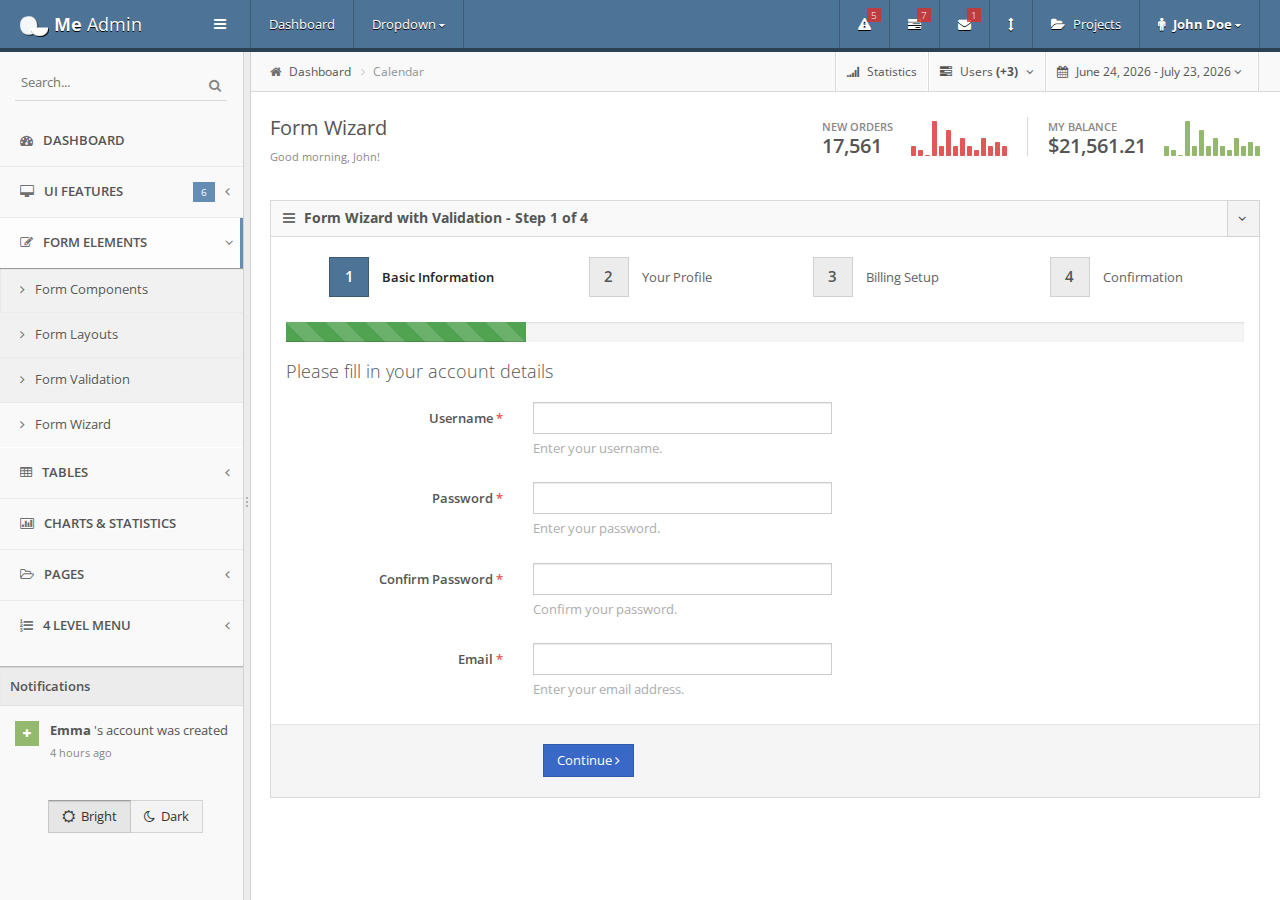
<file: wwwroot/meAdmin/form_wizard.html>
<!DOCTYPE html>
<html lang="en">
  
  <head>
    <meta charset="utf-8">
    <meta name="viewport" content="width=device-width, initial-scale=1.0, minimum-scale=1.0, maximum-scale=1.0, user-scalable=0"
    />
    <title>Bootstrap3响应式后台管理系统模版MeAdmin 表单验证 - JS代码网</title>
    <link href="bootstrap/css/bootstrap.min.css" rel="stylesheet" type="text/css"
    />
    <!--[if lt IE 9]>
      <link rel="stylesheet" type="text/css" href="plugins/jquery-ui/jquery.ui.1.10.2.ie.css"
      />
    <![endif]-->
    <link href="assets/css/main.css" rel="stylesheet" type="text/css" />
    <link href="assets/css/plugins.css" rel="stylesheet" type="text/css" />
    <link href="assets/css/responsive.css" rel="stylesheet" type="text/css"
    />
    <link href="assets/css/icons.css" rel="stylesheet" type="text/css" />
    <link rel="stylesheet" href="assets/css/fontawesome/font-awesome.min.css">
    <!--[if IE 7]>
      <link rel="stylesheet" href="assets/css/fontawesome/font-awesome-ie7.min.css">
    <![endif]-->
    <!--[if IE 8]>
      <link href="assets/css/ie8.css" rel="stylesheet" type="text/css" />
    <![endif]-->
    <link href='http://fonts.googleapis.com/css?family=Open+Sans:400,600,700'
    rel='stylesheet' type='text/css'>
    <script type="text/javascript" src="assets/js/libs/jquery-1.10.2.min.js">
    </script>
    <script type="text/javascript" src="plugins/jquery-ui/jquery-ui-1.10.2.custom.min.js">
    </script>
    <script type="text/javascript" src="bootstrap/js/bootstrap.min.js">
    </script>
    <script type="text/javascript" src="assets/js/libs/lodash.compat.min.js">
    </script>
    <!--[if lt IE 9]>
      <script src="assets/js/libs/html5shiv.js">
      </script>
    <![endif]-->
    <script type="text/javascript" src="plugins/touchpunch/jquery.ui.touch-punch.min.js">
    </script>
    <script type="text/javascript" src="plugins/event.swipe/jquery.event.move.js">
    </script>
    <script type="text/javascript" src="plugins/event.swipe/jquery.event.swipe.js">
    </script>
    <script type="text/javascript" src="assets/js/libs/breakpoints.js">
    </script>
    <script type="text/javascript" src="plugins/respond/respond.min.js">
    </script>
    <script type="text/javascript" src="plugins/cookie/jquery.cookie.min.js">
    </script>
    <script type="text/javascript" src="plugins/slimscroll/jquery.slimscroll.min.js">
    </script>
    <script type="text/javascript" src="plugins/slimscroll/jquery.slimscroll.horizontal.min.js">
    </script>
    <script type="text/javascript" src="plugins/sparkline/jquery.sparkline.min.js">
    </script>
    <script type="text/javascript" src="plugins/daterangepicker/moment.min.js">
    </script>
    <script type="text/javascript" src="plugins/daterangepicker/daterangepicker.js">
    </script>
    <script type="text/javascript" src="plugins/blockui/jquery.blockUI.min.js">
    </script>
    <script type="text/javascript" src="plugins/select2/select2.min.js">
    </script>
    <script type="text/javascript" src="plugins/validation/jquery.validate.min.js">
    </script>
    <script type="text/javascript" src="plugins/validation/additional-methods.min.js">
    </script>
    <script type="text/javascript" src="plugins/bootstrap-wizard/jquery.bootstrap.wizard.min.js">
    </script>
    <script type="text/javascript" src="plugins/noty/jquery.noty.js">
    </script>
    <script type="text/javascript" src="plugins/noty/layouts/top.js">
    </script>
    <script type="text/javascript" src="plugins/noty/themes/default.js">
    </script>
    <script type="text/javascript" src="assets/js/app.js">
    </script>
    <script type="text/javascript" src="assets/js/plugins.js">
    </script>
    <script type="text/javascript" src="assets/js/plugins.form-components.js">
    </script>
    <script>
      $(document).ready(function() {
        App.init();
        Plugins.init();
        FormComponents.init()
      });
    </script>
    <script type="text/javascript" src="assets/js/custom.js">
    </script>
    <script type="text/javascript" src="assets/js/demo/form_wizard.js">
    </script>
  </head>
  
  <body>
    <header class="header navbar navbar-fixed-top" role="banner">
      <div class="container">
        <ul class="nav navbar-nav">
          <li class="nav-toggle">
            <a href="javascript:void(0);" title="">
              <i class="icon-reorder">
              </i>
            </a>
          </li>
        </ul>
        <a class="navbar-brand" href="index.html">
          <img src="assets/img/logo.png" alt="logo" />
          <strong>
            Me
          </strong>
          Admin
        </a>
        <a href="#" class="toggle-sidebar bs-tooltip" data-placement="bottom"
        data-original-title="Toggle navigation">
          <i class="icon-reorder">
          </i>
        </a>
        <ul class="nav navbar-nav navbar-left hidden-xs hidden-sm">
          <li>
            <a href="#">
              Dashboard
            </a>
          </li>
          <li class="dropdown">
            <a href="#" class="dropdown-toggle" data-toggle="dropdown">
              Dropdown
              <i class="icon-caret-down small">
              </i>
            </a>
            <ul class="dropdown-menu">
              <li>
                <a href="#">
                  <i class="icon-user">
                  </i>
                  Example #1
                </a>
              </li>
              <li>
                <a href="#">
                  <i class="icon-calendar">
                  </i>
                  Example #2
                </a>
              </li>
              <li class="divider">
              </li>
              <li>
                <a href="#">
                  <i class="icon-tasks">
                  </i>
                  Example #3
                </a>
              </li>
            </ul>
          </li>
        </ul>
        <ul class="nav navbar-nav navbar-right">
          <li class="dropdown">
            <a href="#" class="dropdown-toggle" data-toggle="dropdown">
              <i class="icon-warning-sign">
              </i>
              <span class="badge">
                5
              </span>
            </a>
            <ul class="dropdown-menu extended notification">
              <li class="title">
                <p>
                  You have 5 new notifications
                </p>
              </li>
              <li>
                <a href="javascript:void(0);">
                  <span class="label label-success">
                    <i class="icon-plus">
                    </i>
                  </span>
                  <span class="message">
                    New user registration.
                  </span>
                  <span class="time">
                    1 mins
                  </span>
                </a>
              </li>
              <li>
                <a href="javascript:void(0);">
                  <span class="label label-danger">
                    <i class="icon-warning-sign">
                    </i>
                  </span>
                  <span class="message">
                    High CPU load on cluster #2.
                  </span>
                  <span class="time">
                    5 mins
                  </span>
                </a>
              </li>
              <li>
                <a href="javascript:void(0);">
                  <span class="label label-success">
                    <i class="icon-plus">
                    </i>
                  </span>
                  <span class="message">
                    New user registration.
                  </span>
                  <span class="time">
                    10 mins
                  </span>
                </a>
              </li>
              <li>
                <a href="javascript:void(0);">
                  <span class="label label-info">
                    <i class="icon-bullhorn">
                    </i>
                  </span>
                  <span class="message">
                    New items are in queue.
                  </span>
                  <span class="time">
                    25 mins
                  </span>
                </a>
              </li>
              <li>
                <a href="javascript:void(0);">
                  <span class="label label-warning">
                    <i class="icon-bolt">
                    </i>
                  </span>
                  <span class="message">
                    Disk space to 85% full.
                  </span>
                  <span class="time">
                    55 mins
                  </span>
                </a>
              </li>
              <li class="footer">
                <a href="javascript:void(0);">
                  View all notifications
                </a>
              </li>
            </ul>
          </li>
          <li class="dropdown hidden-xs hidden-sm">
            <a href="#" class="dropdown-toggle" data-toggle="dropdown">
              <i class="icon-tasks">
              </i>
              <span class="badge">
                7
              </span>
            </a>
            <ul class="dropdown-menu extended notification">
              <li class="title">
                <p>
                  You have 7 pending tasks
                </p>
              </li>
              <li>
                <a href="javascript:void(0);">
                  <span class="task">
                    <span class="desc">
                      Preparing new release
                    </span>
                    <span class="percent">
                      30%
                    </span>
                  </span>
                  <div class="progress progress-small">
                    <div style="width: 30%;" class="progress-bar progress-bar-info">
                    </div>
                  </div>
                </a>
              </li>
              <li>
                <a href="javascript:void(0);">
                  <span class="task">
                    <span class="desc">
                      Change management
                    </span>
                    <span class="percent">
                      80%
                    </span>
                  </span>
                  <div class="progress progress-small progress-striped active">
                    <div style="width: 80%;" class="progress-bar progress-bar-danger">
                    </div>
                  </div>
                </a>
              </li>
              <li>
                <a href="javascript:void(0);">
                  <span class="task">
                    <span class="desc">
                      Mobile development
                    </span>
                    <span class="percent">
                      60%
                    </span>
                  </span>
                  <div class="progress progress-small">
                    <div style="width: 60%;" class="progress-bar progress-bar-success">
                    </div>
                  </div>
                </a>
              </li>
              <li>
                <a href="javascript:void(0);">
                  <span class="task">
                    <span class="desc">
                      Database migration
                    </span>
                    <span class="percent">
                      20%
                    </span>
                  </span>
                  <div class="progress progress-small">
                    <div style="width: 20%;" class="progress-bar progress-bar-warning">
                    </div>
                  </div>
                </a>
              </li>
              <li class="footer">
                <a href="javascript:void(0);">
                  View all tasks
                </a>
              </li>
            </ul>
          </li>
          <li class="dropdown hidden-xs hidden-sm">
            <a href="#" class="dropdown-toggle" data-toggle="dropdown">
              <i class="icon-envelope">
              </i>
              <span class="badge">
                1
              </span>
            </a>
            <ul class="dropdown-menu extended notification">
              <li class="title">
                <p>
                  You have 3 new messages
                </p>
              </li>
              <li>
                <a href="javascript:void(0);">
                  <span class="photo">
                    <img src="assets/img/demo/avatar-1.jpg" alt="" />
                  </span>
                  <span class="subject">
                    <span class="from">
                      Bob Carter
                    </span>
                    <span class="time">
                      Just Now
                    </span>
                  </span>
                  <span class="text">
                    Consetetur sadipscing elitr...
                  </span>
                </a>
              </li>
              <li>
                <a href="javascript:void(0);">
                  <span class="photo">
                    <img src="assets/img/demo/avatar-2.jpg" alt="" />
                  </span>
                  <span class="subject">
                    <span class="from">
                      Jane Doe
                    </span>
                    <span class="time">
                      45 mins
                    </span>
                  </span>
                  <span class="text">
                    Sed diam nonumy...
                  </span>
                </a>
              </li>
              <li>
                <a href="javascript:void(0);">
                  <span class="photo">
                    <img src="assets/img/demo/avatar-3.jpg" alt="" />
                  </span>
                  <span class="subject">
                    <span class="from">
                      Patrick Nilson
                    </span>
                    <span class="time">
                      6 hours
                    </span>
                  </span>
                  <span class="text">
                    No sea takimata sanctus...
                  </span>
                </a>
              </li>
              <li class="footer">
                <a href="javascript:void(0);">
                  View all messages
                </a>
              </li>
            </ul>
          </li>
          <li>
            <a href="#" class="dropdown-toggle row-bg-toggle">
              <i class="icon-resize-vertical">
              </i>
            </a>
          </li>
          <li class="dropdown">
            <a href="#" class="project-switcher-btn dropdown-toggle">
              <i class="icon-folder-open">
              </i>
              <span>
                Projects
              </span>
            </a>
          </li>
          <li class="dropdown user">
            <a href="#" class="dropdown-toggle" data-toggle="dropdown">
              <i class="icon-male">
              </i>
              <span class="username">
                John Doe
              </span>
              <i class="icon-caret-down small">
              </i>
            </a>
            <ul class="dropdown-menu">
              <li>
                <a href="pages_user_profile.html">
                  <i class="icon-user">
                  </i>
                  My Profile
                </a>
              </li>
              <li>
                <a href="pages_calendar.html">
                  <i class="icon-calendar">
                  </i>
                  My Calendar
                </a>
              </li>
              <li>
                <a href="#">
                  <i class="icon-tasks">
                  </i>
                  My Tasks
                </a>
              </li>
              <li class="divider">
              </li>
              <li>
                <a href="login.html">
                  <i class="icon-key">
                  </i>
                  Log Out
                </a>
              </li>
            </ul>
          </li>
        </ul>
      </div>
      <div id="project-switcher" class="container project-switcher">
        <div id="scrollbar">
          <div class="handle">
          </div>
        </div>
        <div id="frame">
          <ul class="project-list">
            <li>
              <a href="javascript:void(0);">
                <span class="image">
                  <i class="icon-desktop">
                  </i>
                </span>
                <span class="title">
                  Lorem ipsum dolor
                </span>
              </a>
            </li>
            <li>
              <a href="javascript:void(0);">
                <span class="image">
                  <i class="icon-compass">
                  </i>
                </span>
                <span class="title">
                  Dolor sit invidunt
                </span>
              </a>
            </li>
            <li class="current">
              <a href="javascript:void(0);">
                <span class="image">
                  <i class="icon-male">
                  </i>
                </span>
                <span class="title">
                  Consetetur sadipscing elitr
                </span>
              </a>
            </li>
            <li>
              <a href="javascript:void(0);">
                <span class="image">
                  <i class="icon-thumbs-up">
                  </i>
                </span>
                <span class="title">
                  Sed diam nonumy
                </span>
              </a>
            </li>
            <li>
              <a href="javascript:void(0);">
                <span class="image">
                  <i class="icon-female">
                  </i>
                </span>
                <span class="title">
                  At vero eos et
                </span>
              </a>
            </li>
            <li>
              <a href="javascript:void(0);">
                <span class="image">
                  <i class="icon-beaker">
                  </i>
                </span>
                <span class="title">
                  Sed diam voluptua
                </span>
              </a>
            </li>
            <li>
              <a href="javascript:void(0);">
                <span class="image">
                  <i class="icon-desktop">
                  </i>
                </span>
                <span class="title">
                  Lorem ipsum dolor
                </span>
              </a>
            </li>
            <li>
              <a href="javascript:void(0);">
                <span class="image">
                  <i class="icon-compass">
                  </i>
                </span>
                <span class="title">
                  Dolor sit invidunt
                </span>
              </a>
            </li>
            <li>
              <a href="javascript:void(0);">
                <span class="image">
                  <i class="icon-male">
                  </i>
                </span>
                <span class="title">
                  Consetetur sadipscing elitr
                </span>
              </a>
            </li>
            <li>
              <a href="javascript:void(0);">
                <span class="image">
                  <i class="icon-thumbs-up">
                  </i>
                </span>
                <span class="title">
                  Sed diam nonumy
                </span>
              </a>
            </li>
            <li>
              <a href="javascript:void(0);">
                <span class="image">
                  <i class="icon-female">
                  </i>
                </span>
                <span class="title">
                  At vero eos et
                </span>
              </a>
            </li>
            <li>
              <a href="javascript:void(0);">
                <span class="image">
                  <i class="icon-beaker">
                  </i>
                </span>
                <span class="title">
                  Sed diam voluptua
                </span>
              </a>
            </li>
          </ul>
        </div>
      </div>
    </header>
    <div id="container">
      <div id="sidebar" class="sidebar-fixed">
        <div id="sidebar-content">
          <form class="sidebar-search">
            <div class="input-box">
              <button type="submit" class="submit">
                <i class="icon-search">
                </i>
              </button>
              <span>
                <input type="text" placeholder="Search...">
              </span>
            </div>
          </form>
          <div class="sidebar-search-results">
            <i class="icon-remove close">
            </i>
            <div class="title">
              Documents
            </div>
            <ul class="notifications">
              <li>
                <a href="javascript:void(0);">
                  <div class="col-left">
                    <span class="label label-info">
                      <i class="icon-file-text">
                      </i>
                    </span>
                  </div>
                  <div class="col-right with-margin">
                    <span class="message">
                      <strong>
                        John Doe
                      </strong>
                      received $1.527,32
                    </span>
                    <span class="time">
                      finances.xls
                    </span>
                  </div>
                </a>
              </li>
              <li>
                <a href="javascript:void(0);">
                  <div class="col-left">
                    <span class="label label-success">
                      <i class="icon-file-text">
                      </i>
                    </span>
                  </div>
                  <div class="col-right with-margin">
                    <span class="message">
                      My name is
                      <strong>
                        John Doe
                      </strong>
                      ...
                    </span>
                    <span class="time">
                      briefing.docx
                    </span>
                  </div>
                </a>
              </li>
            </ul>
            <div class="title">
              Persons
            </div>
            <ul class="notifications">
              <li>
                <a href="javascript:void(0);">
                  <div class="col-left">
                    <span class="label label-danger">
                      <i class="icon-female">
                      </i>
                    </span>
                  </div>
                  <div class="col-right with-margin">
                    <span class="message">
                      Jane
                      <strong>
                        Doe
                      </strong>
                    </span>
                    <span class="time">
                      21 years old
                    </span>
                  </div>
                </a>
              </li>
            </ul>
          </div>
          <ul id="nav">
            <li>
              <a href="index.html">
                <i class="icon-dashboard">
                </i>
                Dashboard
              </a>
            </li>
            <li>
              <a href="javascript:void(0);">
                <i class="icon-desktop">
                </i>
                UI Features
                <span class="label label-info pull-right">
                  6
                </span>
              </a>
              <ul class="sub-menu">
                <li>
                  <a href="ui_general.html">
                    <i class="icon-angle-right">
                    </i>
                    General
                  </a>
                </li>
                <li>
                  <a href="ui_buttons.html">
                    <i class="icon-angle-right">
                    </i>
                    Buttons
                  </a>
                </li>
                <li>
                  <a href="ui_tabs_accordions.html">
                    <i class="icon-angle-right">
                    </i>
                    Tabs &amp; Accordions
                  </a>
                </li>
                <li>
                  <a href="ui_sliders.html">
                    <i class="icon-angle-right">
                    </i>
                    Sliders
                  </a>
                </li>
                <li>
                  <a href="ui_nestable_list.html">
                    <i class="icon-angle-right">
                    </i>
                    Nestable List
                  </a>
                </li>
                <li>
                  <a href="ui_typography.html">
                    <i class="icon-angle-right">
                    </i>
                    Typography / Icons
                  </a>
                </li>
                <li>
                  <a href="ui_google_maps.html">
                    <i class="icon-angle-right">
                    </i>
                    Google Maps
                  </a>
                </li>
                <li>
                  <a href="ui_grid.html">
                    <i class="icon-angle-right">
                    </i>
                    Grid
                  </a>
                </li>
              </ul>
            </li>
            <li class="current open">
              <a href="javascript:void(0);">
                <i class="icon-edit">
                </i>
                Form Elements
              </a>
              <ul class="sub-menu">
                <li>
                  <a href="form_components.html">
                    <i class="icon-angle-right">
                    </i>
                    Form Components
                  </a>
                </li>
                <li>
                  <a href="form_layouts.html">
                    <i class="icon-angle-right">
                    </i>
                    Form Layouts
                  </a>
                </li>
                <li>
                  <a href="form_validation.html">
                    <i class="icon-angle-right">
                    </i>
                    Form Validation
                  </a>
                </li>
                <li class="current">
                  <a href="form_wizard.html">
                    <i class="icon-angle-right">
                    </i>
                    Form Wizard
                  </a>
                </li>
              </ul>
            </li>
            <li>
              <a href="javascript:void(0);">
                <i class="icon-table">
                </i>
                Tables
              </a>
              <ul class="sub-menu">
                <li>
                  <a href="tables_static.html">
                    <i class="icon-angle-right">
                    </i>
                    Static Tables
                  </a>
                </li>
                <li>
                  <a href="http://envato.stammtec.de/themeforest/melon/tables_dynamic.html">
                    <i class="icon-angle-right">
                    </i>
                    Dynamic Tables (DataTables)
                  </a>
                </li>
                <li>
                  <a href="tables_responsive.html">
                    <i class="icon-angle-right">
                    </i>
                    Responsive Tables
                  </a>
                </li>
              </ul>
            </li>
            <li>
              <a href="charts.html">
                <i class="icon-bar-chart">
                </i>
                Charts &amp; Statistics
              </a>
            </li>
            <li>
              <a href="javascript:void(0);">
                <i class="icon-folder-open-alt">
                </i>
                Pages
              </a>
              <ul class="sub-menu">
                <li>
                  <a href="login.html">
                    <i class="icon-angle-right">
                    </i>
                    Login
                  </a>
                </li>
                <li>
                  <a href="pages_user_profile.html">
                    <i class="icon-angle-right">
                    </i>
                    User Profile
                  </a>
                </li>
                <li>
                  <a href="pages_calendar.html">
                    <i class="icon-angle-right">
                    </i>
                    Calendar
                  </a>
                </li>
                <li>
                  <a href="pages_invoice.html">
                    <i class="icon-angle-right">
                    </i>
                    Invoice
                  </a>
                </li>
                <li>
                  <a href="404.html">
                    <i class="icon-angle-right">
                    </i>
                    404 Page
                  </a>
                </li>
              </ul>
            </li>
            <li>
              <a href="javascript:void(0);">
                <i class="icon-list-ol">
                </i>
                4 Level Menu
              </a>
              <ul class="sub-menu">
                <li class="open-default">
                  <a href="javascript:void(0);">
                    <i class="icon-cogs">
                    </i>
                    Item 1
                    <span class="arrow">
                    </span>
                  </a>
                  <ul class="sub-menu">
                    <li class="open-default">
                      <a href="javascript:void(0);">
                        <i class="icon-user">
                        </i>
                        Sample Link 1
                        <span class="arrow">
                        </span>
                      </a>
                      <ul class="sub-menu">
                        <li class="current">
                          <a href="javascript:void(0);">
                            <i class="icon-remove">
                            </i>
                            Sample Link 1
                          </a>
                        </li>
                        <li>
                          <a href="javascript:void(0);">
                            <i class="icon-pencil">
                            </i>
                            Sample Link 1
                          </a>
                        </li>
                        <li>
                          <a href="javascript:void(0);">
                            <i class="icon-edit">
                            </i>
                            Sample Link 1
                          </a>
                        </li>
                      </ul>
                    </li>
                    <li>
                      <a href="javascript:void(0);">
                        <i class="icon-user">
                        </i>
                        Sample Link 1
                      </a>
                    </li>
                    <li>
                      <a href="javascript:void(0);">
                        <i class="icon-external-link">
                        </i>
                        Sample Link 2
                      </a>
                    </li>
                    <li>
                      <a href="javascript:void(0);">
                        <i class="icon-bell">
                        </i>
                        Sample Link 3
                      </a>
                    </li>
                  </ul>
                </li>
                <li>
                  <a href="javascript:void(0);">
                    <i class="icon-globe">
                    </i>
                    Item 2
                    <span class="arrow">
                    </span>
                  </a>
                  <ul class="sub-menu">
                    <li>
                      <a href="javascript:void(0);">
                        <i class="icon-user">
                        </i>
                        Sample Link 1
                      </a>
                    </li>
                    <li>
                      <a href="javascript:void(0);">
                        <i class="icon-external-link">
                        </i>
                        Sample Link 1
                      </a>
                    </li>
                    <li>
                      <a href="javascript:void(0);">
                        <i class="icon-bell">
                        </i>
                        Sample Link 1
                      </a>
                    </li>
                  </ul>
                </li>
                <li>
                  <a href="javascript:void(0);">
                    <i class="icon-folder-open">
                    </i>
                    Item 3
                  </a>
                </li>
              </ul>
            </li>
          </ul>
          <div class="sidebar-title">
            <span>
              Notifications
            </span>
          </div>
          <ul class="notifications demo-slide-in">
            <li style="display: none;">
              <div class="col-left">
                <span class="label label-danger">
                  <i class="icon-warning-sign">
                  </i>
                </span>
              </div>
              <div class="col-right with-margin">
                <span class="message">
                  Server
                  <strong>
                    #512
                  </strong>
                  crashed.
                </span>
                <span class="time">
                  few seconds ago
                </span>
              </div>
            </li>
            <li style="display: none;">
              <div class="col-left">
                <span class="label label-info">
                  <i class="icon-envelope">
                  </i>
                </span>
              </div>
              <div class="col-right with-margin">
                <span class="message">
                  <strong>
                    John
                  </strong>
                  sent you a message
                </span>
                <span class="time">
                  few second ago
                </span>
              </div>
            </li>
            <li>
              <div class="col-left">
                <span class="label label-success">
                  <i class="icon-plus">
                  </i>
                </span>
              </div>
              <div class="col-right with-margin">
                <span class="message">
                  <strong>
                    Emma
                  </strong>
                  's account was created
                </span>
                <span class="time">
                  4 hours ago
                </span>
              </div>
            </li>
          </ul>
          <div class="sidebar-widget align-center">
            <div class="btn-group" data-toggle="buttons" id="theme-switcher">
              <label class="btn active">
                <input type="radio" name="theme-switcher" data-theme="bright">
                <i class="icon-sun">
                </i>
                Bright
              </label>
              <label class="btn">
                <input type="radio" name="theme-switcher" data-theme="dark">
                <i class="icon-moon">
                </i>
                Dark
              </label>
            </div>
          </div>
        </div>
        <div id="divider" class="resizeable">
        </div>
      </div>
      <div id="content">
        <div class="container">
          <div class="crumbs">
            <ul id="breadcrumbs" class="breadcrumb">
              <li>
                <i class="icon-home">
                </i>
                <a href="index.html">
                  Dashboard
                </a>
              </li>
              <li class="current">
                <a href="pages_calendar.html" title="">
                  Calendar
                </a>
              </li>
            </ul>
            <ul class="crumb-buttons">
              <li>
                <a href="charts.html" title="">
                  <i class="icon-signal">
                  </i>
                  <span>
                    Statistics
                  </span>
                </a>
              </li>
              <li class="dropdown">
                <a href="#" title="" data-toggle="dropdown">
                  <i class="icon-tasks">
                  </i>
                  <span>
                    Users
                    <strong>
                      (+3)
                    </strong>
                  </span>
                  <i class="icon-angle-down left-padding">
                  </i>
                </a>
                <ul class="dropdown-menu pull-right">
                  <li>
                    <a href="form_components.html" title="">
                      <i class="icon-plus">
                      </i>
                      Add new User
                    </a>
                  </li>
                  <li>
                    <a href="http://envato.stammtec.de/themeforest/melon/tables_dynamic.html"
                    title="">
                      <i class="icon-reorder">
                      </i>
                      Overview
                    </a>
                  </li>
                </ul>
              </li>
              <li class="range">
                <a href="#">
                  <i class="icon-calendar">
                  </i>
                  <span>
                  </span>
                  <i class="icon-angle-down">
                  </i>
                </a>
              </li>
            </ul>
          </div>
          <div class="page-header">
            <div class="page-title">
              <h3>
                Form Wizard
              </h3>
              <span>
                Good morning, John!
              </span>
            </div>
            <ul class="page-stats">
              <li>
                <div class="summary">
                  <span>
                    New orders
                  </span>
                  <h3>
                    17,561
                  </h3>
                </div>
                <div id="sparkline-bar" class="graph sparkline hidden-xs">
                  20,15,8,50,20,40,20,30,20,15,30,20,25,20
                </div>
              </li>
              <li>
                <div class="summary">
                  <span>
                    My balance
                  </span>
                  <h3>
                    $21,561.21
                  </h3>
                </div>
                <div id="sparkline-bar2" class="graph sparkline hidden-xs">
                  20,15,8,50,20,40,20,30,20,15,30,20,25,20
                </div>
              </li>
            </ul>
          </div>
          <div class="row">
            <div class="col-md-12">
              <div class="widget box" id="form_wizard">
                <div class="widget-header">
                  <h4>
                    <i class="icon-reorder">
                    </i>
                    Form Wizard with Validation -
                    <span class="step-title">
                      Step 1 of 4
                    </span>
                  </h4>
                  <div class="toolbar no-padding">
                    <div class="btn-group">
                      <span class="btn btn-xs widget-collapse">
                        <i class="icon-angle-down">
                        </i>
                      </span>
                    </div>
                  </div>
                </div>
                <div class="widget-content">
                  <form class="form-horizontal" id="sample_form" action="#">
                    <div class="form-wizard">
                      <div class="form-body">
                        <ul class="nav nav-pills nav-justified steps">
                          <li>
                            <a href="#tab1" data-toggle="tab" class="step">
                              <span class="number">
                                1
                              </span>
                              <span class="desc">
                                <i class="icon-ok">
                                </i>
                                Basic Information
                              </span>
                            </a>
                          </li>
                          <li>
                            <a href="#tab2" data-toggle="tab" class="step">
                              <span class="number">
                                2
                              </span>
                              <span class="desc">
                                <i class="icon-ok">
                                </i>
                                Your Profile
                              </span>
                            </a>
                          </li>
                          <li>
                            <a href="#tab3" data-toggle="tab" class="step active">
                              <span class="number">
                                3
                              </span>
                              <span class="desc">
                                <i class="icon-ok">
                                </i>
                                Billing Setup
                              </span>
                            </a>
                          </li>
                          <li>
                            <a href="#tab4" data-toggle="tab" class="step">
                              <span class="number">
                                4
                              </span>
                              <span class="desc">
                                <i class="icon-ok">
                                </i>
                                Confirmation
                              </span>
                            </a>
                          </li>
                        </ul>
                        <div id="bar" class="progress progress-striped" role="progressbar">
                          <div class="progress-bar progress-bar-success">
                          </div>
                        </div>
                        <div class="tab-content">
                          <div class="alert alert-danger hide-default">
                            <button class="close" data-dismiss="alert">
                            </button>
                            You missed some fields. They have been highlighted.
                          </div>
                          <div class="alert alert-success hide-default">
                            <button class="close" data-dismiss="alert">
                            </button>
                            Good job! :-)
                          </div>
                          <div class="tab-pane active" id="tab1">
                            <h3 class="block padding-bottom-10px">
                              Please fill in your account details
                            </h3>
                            <div class="form-group">
                              <label class="control-label col-md-3">
                                Username
                                <span class="required">
                                  *
                                </span>
                              </label>
                              <div class="col-md-4">
                                <input type="text" class="form-control required" name="username" />
                                <span class="help-block">
                                  Enter your username.
                                </span>
                              </div>
                            </div>
                            <div class="form-group">
                              <label class="control-label col-md-3">
                                Password
                                <span class="required">
                                  *
                                </span>
                              </label>
                              <div class="col-md-4">
                                <input type="password" class="form-control required" name="password" id="submit_form_password"
                                />
                                <span class="help-block">
                                  Enter your password.
                                </span>
                              </div>
                            </div>
                            <div class="form-group">
                              <label class="control-label col-md-3">
                                Confirm Password
                                <span class="required">
                                  *
                                </span>
                              </label>
                              <div class="col-md-4">
                                <input type="password" class="form-control required" name="rpassword"
                                />
                                <span class="help-block">
                                  Confirm your password.
                                </span>
                              </div>
                            </div>
                            <div class="form-group">
                              <label class="control-label col-md-3">
                                Email
                                <span class="required">
                                  *
                                </span>
                              </label>
                              <div class="col-md-4">
                                <input type="text" class="form-control required email" name="email" />
                                <span class="help-block">
                                  Enter your email address.
                                </span>
                              </div>
                            </div>
                          </div>
                          <div class="tab-pane" id="tab2">
                            <h3 class="block padding-bottom-10px">
                              We want to know more about you
                            </h3>
                            <div class="form-group">
                              <label class="control-label col-md-3">
                                Fullname
                                <span class="required">
                                  *
                                </span>
                              </label>
                              <div class="col-md-4">
                                <input type="text" class="form-control required" name="fullname" />
                                <span class="help-block">
                                  Provide your full name
                                </span>
                              </div>
                            </div>
                            <div class="form-group">
                              <label class="control-label col-md-3">
                                Gender
                                <span class="required">
                                  *
                                </span>
                              </label>
                              <div class="col-md-4">
                                <div class="radio-list">
                                  <label>
                                    <input type="radio" name="gender" value="M" data-title="Male" class="required"
                                    />
                                    Male
                                  </label>
                                  <label>
                                    <input type="radio" name="gender" value="F" data-title="Female" />
                                    Female
                                  </label>
                                </div>
                                <label for="gender" class="has-error help-block" generated="true" style="display:none;">
                                </label>
                              </div>
                            </div>
                            <div class="form-group">
                              <label class="control-label col-md-3">
                                Country
                              </label>
                              <div class="col-md-4">
                                <select name="country" id="country_list" class="select2 full-width-fix required">
                                  <option value="">
                                  </option>
                                  <option value="AF">
                                    Afghanistan
                                  </option>
                                  <option value="AL">
                                    Albania
                                  </option>
                                  <option value="DZ">
                                    Algeria
                                  </option>
                                  <option value="AS">
                                    American Samoa
                                  </option>
                                  <option value="AD">
                                    Andorra
                                  </option>
                                  <option value="AO">
                                    Angola
                                  </option>
                                  <option value="AI">
                                    Anguilla
                                  </option>
                                  <option value="AQ">
                                    Antarctica
                                  </option>
                                  <option value="AR">
                                    Argentina
                                  </option>
                                  <option value="AM">
                                    Armenia
                                  </option>
                                  <option value="AW">
                                    Aruba
                                  </option>
                                  <option value="AU">
                                    Australia
                                  </option>
                                  <option value="AT">
                                    Austria
                                  </option>
                                  <option value="AZ">
                                    Azerbaijan
                                  </option>
                                  <option value="BS">
                                    Bahamas
                                  </option>
                                  <option value="BH">
                                    Bahrain
                                  </option>
                                  <option value="BD">
                                    Bangladesh
                                  </option>
                                  <option value="BB">
                                    Barbados
                                  </option>
                                  <option value="BY">
                                    Belarus
                                  </option>
                                  <option value="BE">
                                    Belgium
                                  </option>
                                  <option value="BZ">
                                    Belize
                                  </option>
                                  <option value="BJ">
                                    Benin
                                  </option>
                                  <option value="BM">
                                    Bermuda
                                  </option>
                                  <option value="BT">
                                    Bhutan
                                  </option>
                                  <option value="BO">
                                    Bolivia
                                  </option>
                                  <option value="BA">
                                    Bosnia and Herzegowina
                                  </option>
                                  <option value="BW">
                                    Botswana
                                  </option>
                                  <option value="BV">
                                    Bouvet Island
                                  </option>
                                  <option value="BR">
                                    Brazil
                                  </option>
                                  <option value="IO">
                                    British Indian Ocean Territory
                                  </option>
                                  <option value="BN">
                                    Brunei Darussalam
                                  </option>
                                  <option value="BG">
                                    Bulgaria
                                  </option>
                                  <option value="BF">
                                    Burkina Faso
                                  </option>
                                  <option value="BI">
                                    Burundi
                                  </option>
                                  <option value="KH">
                                    Cambodia
                                  </option>
                                  <option value="CM">
                                    Cameroon
                                  </option>
                                  <option value="CA">
                                    Canada
                                  </option>
                                  <option value="CV">
                                    Cape Verde
                                  </option>
                                  <option value="KY">
                                    Cayman Islands
                                  </option>
                                  <option value="CF">
                                    Central African Republic
                                  </option>
                                  <option value="TD">
                                    Chad
                                  </option>
                                  <option value="CL">
                                    Chile
                                  </option>
                                  <option value="CN">
                                    China
                                  </option>
                                  <option value="CX">
                                    Christmas Island
                                  </option>
                                  <option value="CC">
                                    Cocos (Keeling) Islands
                                  </option>
                                  <option value="CO">
                                    Colombia
                                  </option>
                                  <option value="KM">
                                    Comoros
                                  </option>
                                  <option value="CG">
                                    Congo
                                  </option>
                                  <option value="CD">
                                    Congo, the Democratic Republic of the
                                  </option>
                                  <option value="CK">
                                    Cook Islands
                                  </option>
                                  <option value="CR">
                                    Costa Rica
                                  </option>
                                  <option value="CI">
                                    Cote d'Ivoire
                                  </option>
                                  <option value="HR">
                                    Croatia (Hrvatska)
                                  </option>
                                  <option value="CU">
                                    Cuba
                                  </option>
                                  <option value="CY">
                                    Cyprus
                                  </option>
                                  <option value="CZ">
                                    Czech Republic
                                  </option>
                                  <option value="DK">
                                    Denmark
                                  </option>
                                  <option value="DJ">
                                    Djibouti
                                  </option>
                                  <option value="DM">
                                    Dominica
                                  </option>
                                  <option value="DO">
                                    Dominican Republic
                                  </option>
                                  <option value="EC">
                                    Ecuador
                                  </option>
                                  <option value="EG">
                                    Egypt
                                  </option>
                                  <option value="SV">
                                    El Salvador
                                  </option>
                                  <option value="GQ">
                                    Equatorial Guinea
                                  </option>
                                  <option value="ER">
                                    Eritrea
                                  </option>
                                  <option value="EE">
                                    Estonia
                                  </option>
                                  <option value="ET">
                                    Ethiopia
                                  </option>
                                  <option value="FK">
                                    Falkland Islands (Malvinas)
                                  </option>
                                  <option value="FO">
                                    Faroe Islands
                                  </option>
                                  <option value="FJ">
                                    Fiji
                                  </option>
                                  <option value="FI">
                                    Finland
                                  </option>
                                  <option value="FR">
                                    France
                                  </option>
                                  <option value="GF">
                                    French Guiana
                                  </option>
                                  <option value="PF">
                                    French Polynesia
                                  </option>
                                  <option value="TF">
                                    French Southern Territories
                                  </option>
                                  <option value="GA">
                                    Gabon
                                  </option>
                                  <option value="GM">
                                    Gambia
                                  </option>
                                  <option value="GE">
                                    Georgia
                                  </option>
                                  <option value="DE">
                                    Germany
                                  </option>
                                  <option value="GH">
                                    Ghana
                                  </option>
                                  <option value="GI">
                                    Gibraltar
                                  </option>
                                  <option value="GR">
                                    Greece
                                  </option>
                                  <option value="GL">
                                    Greenland
                                  </option>
                                  <option value="GD">
                                    Grenada
                                  </option>
                                  <option value="GP">
                                    Guadeloupe
                                  </option>
                                  <option value="GU">
                                    Guam
                                  </option>
                                  <option value="GT">
                                    Guatemala
                                  </option>
                                  <option value="GN">
                                    Guinea
                                  </option>
                                  <option value="GW">
                                    Guinea-Bissau
                                  </option>
                                  <option value="GY">
                                    Guyana
                                  </option>
                                  <option value="HT">
                                    Haiti
                                  </option>
                                  <option value="HM">
                                    Heard and Mc Donald Islands
                                  </option>
                                  <option value="VA">
                                    Holy See (Vatican City State)
                                  </option>
                                  <option value="HN">
                                    Honduras
                                  </option>
                                  <option value="HK">
                                    Hong Kong
                                  </option>
                                  <option value="HU">
                                    Hungary
                                  </option>
                                  <option value="IS">
                                    Iceland
                                  </option>
                                  <option value="IN">
                                    India
                                  </option>
                                  <option value="ID">
                                    Indonesia
                                  </option>
                                  <option value="IR">
                                    Iran (Islamic Republic of)
                                  </option>
                                  <option value="IQ">
                                    Iraq
                                  </option>
                                  <option value="IE">
                                    Ireland
                                  </option>
                                  <option value="IL">
                                    Israel
                                  </option>
                                  <option value="IT">
                                    Italy
                                  </option>
                                  <option value="JM">
                                    Jamaica
                                  </option>
                                  <option value="JP">
                                    Japan
                                  </option>
                                  <option value="JO">
                                    Jordan
                                  </option>
                                  <option value="KZ">
                                    Kazakhstan
                                  </option>
                                  <option value="KE">
                                    Kenya
                                  </option>
                                  <option value="KI">
                                    Kiribati
                                  </option>
                                  <option value="KP">
                                    Korea, Democratic People's Republic of
                                  </option>
                                  <option value="KR">
                                    Korea, Republic of
                                  </option>
                                  <option value="KW">
                                    Kuwait
                                  </option>
                                  <option value="KG">
                                    Kyrgyzstan
                                  </option>
                                  <option value="LA">
                                    Lao People's Democratic Republic
                                  </option>
                                  <option value="LV">
                                    Latvia
                                  </option>
                                  <option value="LB">
                                    Lebanon
                                  </option>
                                  <option value="LS">
                                    Lesotho
                                  </option>
                                  <option value="LR">
                                    Liberia
                                  </option>
                                  <option value="LY">
                                    Libyan Arab Jamahiriya
                                  </option>
                                  <option value="LI">
                                    Liechtenstein
                                  </option>
                                  <option value="LT">
                                    Lithuania
                                  </option>
                                  <option value="LU">
                                    Luxembourg
                                  </option>
                                  <option value="MO">
                                    Macau
                                  </option>
                                  <option value="MK">
                                    Macedonia, The Former Yugoslav Republic of
                                  </option>
                                  <option value="MG">
                                    Madagascar
                                  </option>
                                  <option value="MW">
                                    Malawi
                                  </option>
                                  <option value="MY">
                                    Malaysia
                                  </option>
                                  <option value="MV">
                                    Maldives
                                  </option>
                                  <option value="ML">
                                    Mali
                                  </option>
                                  <option value="MT">
                                    Malta
                                  </option>
                                  <option value="MH">
                                    Marshall Islands
                                  </option>
                                  <option value="MQ">
                                    Martinique
                                  </option>
                                  <option value="MR">
                                    Mauritania
                                  </option>
                                  <option value="MU">
                                    Mauritius
                                  </option>
                                  <option value="YT">
                                    Mayotte
                                  </option>
                                  <option value="MX">
                                    Mexico
                                  </option>
                                  <option value="FM">
                                    Micronesia, Federated States of
                                  </option>
                                  <option value="MD">
                                    Moldova, Republic of
                                  </option>
                                  <option value="MC">
                                    Monaco
                                  </option>
                                  <option value="MN">
                                    Mongolia
                                  </option>
                                  <option value="MS">
                                    Montserrat
                                  </option>
                                  <option value="MA">
                                    Morocco
                                  </option>
                                  <option value="MZ">
                                    Mozambique
                                  </option>
                                  <option value="MM">
                                    Myanmar
                                  </option>
                                  <option value="NA">
                                    Namibia
                                  </option>
                                  <option value="NR">
                                    Nauru
                                  </option>
                                  <option value="NP">
                                    Nepal
                                  </option>
                                  <option value="NL">
                                    Netherlands
                                  </option>
                                  <option value="AN">
                                    Netherlands Antilles
                                  </option>
                                  <option value="NC">
                                    New Caledonia
                                  </option>
                                  <option value="NZ">
                                    New Zealand
                                  </option>
                                  <option value="NI">
                                    Nicaragua
                                  </option>
                                  <option value="NE">
                                    Niger
                                  </option>
                                  <option value="NG">
                                    Nigeria
                                  </option>
                                  <option value="NU">
                                    Niue
                                  </option>
                                  <option value="NF">
                                    Norfolk Island
                                  </option>
                                  <option value="MP">
                                    Northern Mariana Islands
                                  </option>
                                  <option value="NO">
                                    Norway
                                  </option>
                                  <option value="OM">
                                    Oman
                                  </option>
                                  <option value="PK">
                                    Pakistan
                                  </option>
                                  <option value="PW">
                                    Palau
                                  </option>
                                  <option value="PA">
                                    Panama
                                  </option>
                                  <option value="PG">
                                    Papua New Guinea
                                  </option>
                                  <option value="PY">
                                    Paraguay
                                  </option>
                                  <option value="PE">
                                    Peru
                                  </option>
                                  <option value="PH">
                                    Philippines
                                  </option>
                                  <option value="PN">
                                    Pitcairn
                                  </option>
                                  <option value="PL">
                                    Poland
                                  </option>
                                  <option value="PT">
                                    Portugal
                                  </option>
                                  <option value="PR">
                                    Puerto Rico
                                  </option>
                                  <option value="QA">
                                    Qatar
                                  </option>
                                  <option value="RE">
                                    Reunion
                                  </option>
                                  <option value="RO">
                                    Romania
                                  </option>
                                  <option value="RU">
                                    Russian Federation
                                  </option>
                                  <option value="RW">
                                    Rwanda
                                  </option>
                                  <option value="KN">
                                    Saint Kitts and Nevis
                                  </option>
                                  <option value="LC">
                                    Saint LUCIA
                                  </option>
                                  <option value="VC">
                                    Saint Vincent and the Grenadines
                                  </option>
                                  <option value="WS">
                                    Samoa
                                  </option>
                                  <option value="SM">
                                    San Marino
                                  </option>
                                  <option value="ST">
                                    Sao Tome and Principe
                                  </option>
                                  <option value="SA">
                                    Saudi Arabia
                                  </option>
                                  <option value="SN">
                                    Senegal
                                  </option>
                                  <option value="SC">
                                    Seychelles
                                  </option>
                                  <option value="SL">
                                    Sierra Leone
                                  </option>
                                  <option value="SG">
                                    Singapore
                                  </option>
                                  <option value="SK">
                                    Slovakia (Slovak Republic)
                                  </option>
                                  <option value="SI">
                                    Slovenia
                                  </option>
                                  <option value="SB">
                                    Solomon Islands
                                  </option>
                                  <option value="SO">
                                    Somalia
                                  </option>
                                  <option value="ZA">
                                    South Africa
                                  </option>
                                  <option value="GS">
                                    South Georgia and the South Sandwich Islands
                                  </option>
                                  <option value="ES">
                                    Spain
                                  </option>
                                  <option value="LK">
                                    Sri Lanka
                                  </option>
                                  <option value="SH">
                                    St. Helena
                                  </option>
                                  <option value="PM">
                                    St. Pierre and Miquelon
                                  </option>
                                  <option value="SD">
                                    Sudan
                                  </option>
                                  <option value="SR">
                                    Suriname
                                  </option>
                                  <option value="SJ">
                                    Svalbard and Jan Mayen Islands
                                  </option>
                                  <option value="SZ">
                                    Swaziland
                                  </option>
                                  <option value="SE">
                                    Sweden
                                  </option>
                                  <option value="CH">
                                    Switzerland
                                  </option>
                                  <option value="SY">
                                    Syrian Arab Republic
                                  </option>
                                  <option value="TW">
                                    Taiwan, Province of China
                                  </option>
                                  <option value="TJ">
                                    Tajikistan
                                  </option>
                                  <option value="TZ">
                                    Tanzania, United Republic of
                                  </option>
                                  <option value="TH">
                                    Thailand
                                  </option>
                                  <option value="TG">
                                    Togo
                                  </option>
                                  <option value="TK">
                                    Tokelau
                                  </option>
                                  <option value="TO">
                                    Tonga
                                  </option>
                                  <option value="TT">
                                    Trinidad and Tobago
                                  </option>
                                  <option value="TN">
                                    Tunisia
                                  </option>
                                  <option value="TR">
                                    Turkey
                                  </option>
                                  <option value="TM">
                                    Turkmenistan
                                  </option>
                                  <option value="TC">
                                    Turks and Caicos Islands
                                  </option>
                                  <option value="TV">
                                    Tuvalu
                                  </option>
                                  <option value="UG">
                                    Uganda
                                  </option>
                                  <option value="UA">
                                    Ukraine
                                  </option>
                                  <option value="AE">
                                    United Arab Emirates
                                  </option>
                                  <option value="GB">
                                    United Kingdom
                                  </option>
                                  <option value="US">
                                    United States
                                  </option>
                                  <option value="UM">
                                    United States Minor Outlying Islands
                                  </option>
                                  <option value="UY">
                                    Uruguay
                                  </option>
                                  <option value="UZ">
                                    Uzbekistan
                                  </option>
                                  <option value="VU">
                                    Vanuatu
                                  </option>
                                  <option value="VE">
                                    Venezuela
                                  </option>
                                  <option value="VN">
                                    Viet Nam
                                  </option>
                                  <option value="VG">
                                    Virgin Islands (British)
                                  </option>
                                  <option value="VI">
                                    Virgin Islands (U.S.)
                                  </option>
                                  <option value="WF">
                                    Wallis and Futuna Islands
                                  </option>
                                  <option value="EH">
                                    Western Sahara
                                  </option>
                                  <option value="YE">
                                    Yemen
                                  </option>
                                  <option value="ZM">
                                    Zambia
                                  </option>
                                  <option value="ZW">
                                    Zimbabwe
                                  </option>
                                </select>
                              </div>
                            </div>
                            <div class="form-group">
                              <label class="control-label col-md-3">
                                Remarks
                              </label>
                              <div class="col-md-4">
                                <textarea class="form-control required" rows="3" name="remarks">
                                </textarea>
                              </div>
                            </div>
                          </div>
                          <div class="tab-pane" id="tab3">
                            <h3 class="block padding-bottom-10px">
                              Provide your billing and credit card details
                            </h3>
                            <div class="form-group">
                              <label class="control-label col-md-3">
                                Card Holder Name
                                <span class="required">
                                  *
                                </span>
                              </label>
                              <div class="col-md-4">
                                <input type="text" class="form-control required" name="card_name" />
                              </div>
                            </div>
                            <div class="form-group">
                              <label class="control-label col-md-3">
                                Card Number
                                <span class="required">
                                  *
                                </span>
                              </label>
                              <div class="col-md-4">
                                <input type="text" class="form-control required" name="card_number" />
                              </div>
                            </div>
                          </div>
                          <div class="tab-pane" id="tab4">
                            <h3 class="block padding-bottom-10px">
                              Confirm your account
                            </h3>
                            <h4 class="form-section">
                              Account
                            </h4>
                            <div class="form-group">
                              <label class="control-label col-md-3">
                                Username:
                              </label>
                              <div class="col-md-4">
                                <p class="form-control-static" data-display="username">
                                </p>
                              </div>
                            </div>
                            <div class="form-group">
                              <label class="control-label col-md-3">
                                Email:
                              </label>
                              <div class="col-md-4">
                                <p class="form-control-static" data-display="email">
                                </p>
                              </div>
                            </div>
                            <h4 class="form-section">
                              Profile
                            </h4>
                            <div class="form-group">
                              <label class="control-label col-md-3">
                                Fullname:
                              </label>
                              <div class="col-md-4">
                                <p class="form-control-static" data-display="fullname">
                                </p>
                              </div>
                            </div>
                            <div class="form-group">
                              <label class="control-label col-md-3">
                                Gender:
                              </label>
                              <div class="col-md-4">
                                <p class="form-control-static" data-display="gender">
                                </p>
                              </div>
                            </div>
                            <div class="form-group">
                              <label class="control-label col-md-3">
                                Country:
                              </label>
                              <div class="col-md-4">
                                <p class="form-control-static" data-display="country">
                                </p>
                              </div>
                            </div>
                            <div class="form-group">
                              <label class="control-label col-md-3">
                                Remarks:
                              </label>
                              <div class="col-md-4">
                                <p class="form-control-static" data-display="remarks">
                                </p>
                              </div>
                            </div>
                            <h4 class="form-section">
                              Billing
                            </h4>
                            <div class="form-group">
                              <label class="control-label col-md-3">
                                Card Holder Name:
                              </label>
                              <div class="col-md-4">
                                <p class="form-control-static" data-display="card_name">
                                </p>
                              </div>
                            </div>
                            <div class="form-group">
                              <label class="control-label col-md-3">
                                Card Number:
                              </label>
                              <div class="col-md-4">
                                <p class="form-control-static" data-display="card_number">
                                </p>
                              </div>
                            </div>
                          </div>
                        </div>
                      </div>
                      <div class="form-actions fluid">
                        <div class="row">
                          <div class="col-md-12">
                            <div class="col-md-offset-3 col-md-9">
                              <a href="javascript:void(0);" class="btn button-previous">
                                <i class="icon-angle-left">
                                </i>
                                Back
                              </a>
                              <a href="javascript:void(0);" class="btn btn-primary button-next">
                                Continue
                                <i class="icon-angle-right">
                                </i>
                              </a>
                              <a href="javascript:void(0);" class="btn btn-success button-submit">
                                Submit
                                <i class="icon-angle-right">
                                </i>
                              </a>
                            </div>
                          </div>
                        </div>
                      </div>
                    </div>
                  </form>
                </div>
              </div>
            </div>
          </div>
        </div>
      </div>
      <script type="text/javascript">
        if (location.host == "envato.stammtec.de" || location.host == "themes.stammtec.de") {
          var _paq = _paq || [];
          _paq.push(["trackPageView"]);
          _paq.push(["enableLinkTracking"]); (function() {
            var a = (("https:" == document.location.protocol) ? "https": "http") + "://analytics.stammtec.de/";
            _paq.push(["setTrackerUrl", a + "piwik.php"]);
            _paq.push(["setSiteId", "17"]);
            var e = document,
            c = e.createElement("script"),
            b = e.getElementsByTagName("script")[0];
            c.type = "text/javascript";
            c.defer = true;
            c.async = true;
            c.src = a + "piwik.js";
            b.parentNode.insertBefore(c, b)
          })()
        };
      </script>
  </body>

</html>
</file>
<file: wwwroot/meAdmin/assets/css/main.css>
.clearfix{*zoom:1}.clearfix:before,.clearfix:after{display:table;content:"";line-height:0}.clearfix:after{clear:both}*{outline:none!important}html,body{height:100%}body{font-family:"Open Sans","Helvetica Neue",Helvetica,Arial,sans-serif;color:#555;font-size:13px}.container{max-width:none!important;padding:0 20px}.row-no-margin{margin-left:0!important;margin-right:0!important}.col-no-margin{margin-left:-15px!important;margin-right:-15px!important}#container{position:relative;height:100%}#container.fixed-header{margin-top:52px}#container>#content>.container{float:left;width:100%}#content{background:#fff;margin-left:250px;overflow:visible;padding-bottom:30px;min-height:100%}#content>.wrapper{-webkit-transition:margin ease-in-out .1s;-moz-transition:margin ease-in-out .1s;-o-transition:margin ease-in-out .1s;transition:margin ease-in-out .1s;position:relative}.sidebar-closed>#content{margin-left:0}.page-header{border:0;margin:0;*zoom:1}.page-header:before,.page-header:after{display:table;content:"";line-height:0}.page-header:after{clear:both}.page-title{float:left;padding:25px 0}.page-title h3{margin:0;margin-bottom:10px;color:#555;font-weight:400;font-size:20px}.page-title span{display:block;font-size:11px;color:#888;font-weight:normal}.page-stats{float:right;padding:25px 0;margin-left:0;list-style:none}.page-stats li{float:left;display:block;margin-left:20px;padding-left:20px;border-left:1px solid #d9d9d9}.page-stats li:first-child{border:0}.page-stats li .summary{float:left;margin-right:18px}.page-stats li .summary span{color:#888;font-weight:600;font-size:11px;text-transform:uppercase}.page-stats li .summary h3{color:#555;margin:0;font-size:20px;line-height:20px;font-weight:600}.page-stats li .graph{float:right}.page-stats li .sparkline{margin-top:4px}.align-left{text-align:left}.align-center{text-align:center;margin:0 auto}.align-right{text-align:right}.full-width-fix{width:100%!important}.row-bg{background-color:#f9f9f9;border-top:1px solid #d9d9d9;border-bottom:1px solid #d9d9d9;margin:0 -20px!important;margin-bottom:25px!important;padding-left:5px;padding-right:5px;padding-top:25px;-webkit-box-shadow:0 0 1px rgba(0,0,0,0.15) inset;-moz-box-shadow:0 0 1px rgba(0,0,0,0.15) inset;box-shadow:0 0 1px rgba(0,0,0,0.15) inset}.hide-default{display:none}.padding-top-5px{padding-top:5px}.padding-bottom-5px{padding-bottom:5px}.padding-left-5px{padding-left:5px}.padding-right-5px{padding-right:5px}.padding-top-10px{padding-top:10px}.padding-bottom-10px{padding-bottom:10px}.padding-left-10px{padding-left:10px}.padding-right-10px{padding-right:10px}.margin-top-0px{margin-top:0}.spacing-10px{display:block;padding-top:10px}h1,h2,h3,h4,h5,h6,.h1,.h2,.h3,.h4,.h5,.h6{font-weight:300;font-family:"Open Sans","Helvetica Neue",Helvetica,Arial,sans-serif}h2{font-size:25px}h3{font-size:18px}.subtitle{display:block;padding-bottom:5px;font-weight:600}.widget-content+h1{margin-top:0}a{color:#4d7496}a:hover{color:#4d7496}span.blue{color:#54728c}span.green{color:#94b86e}span.red{color:#e25856}.header{z-index:10030}.navbar{background:#4d7496;min-height:48px;filter:none;top:0;right:0;left:0;z-index:1030;margin-bottom:0;padding-left:0;padding-right:0;-webkit-box-shadow:none;-moz-box-shadow:none;box-shadow:none;border:0;-webkit-border-radius:0;-moz-border-radius:0;border-radius:0;border-bottom:4px solid #2a4053}.navbar>.container{padding-left:20px;padding-right:20px}.navbar-right{float:right!important}.navbar-left{float:left!important}.navbar-text{line-height:48px;color:#fff}.navbar{font-family:"Open Sans","Helvetica Neue",Helvetica,Arial,sans-serif}.navbar .navbar-brand{padding:0;line-height:48px;color:#fff;text-shadow:0 1px 0 #000;font-size:18px;width:230px;text-overflow:ellipsis;white-space:nowrap;overflow-x:hidden;text-align:left;padding-left:0;max-width:none;margin-left:0!important;margin-right:0}.navbar .toggle-sidebar{float:left;margin-left:-50px;display:inline-block;position:relative;color:#fff;padding:14px;font-size:14px;text-decoration:none}.navbar .toggle-sidebar:hover{background:rgba(255,255,255,0.05)}.navbar .navbar-nav{padding-top:0;padding-bottom:0;margin-left:0;margin-right:0}.navbar .navbar-nav>li>a{-webkit-border-radius:0;-moz-border-radius:0;border-radius:0}.navbar .divider-vertical{height:48px;border-left:1px solid #4d7496;border-right:1px solid #fff}.navbar .nav>li{line-height:28px;border-right:1px solid rgba(0,0,0,0.2)}.navbar .nav>li:first-child{border-left:1px solid rgba(0,0,0,0.21)}.navbar .nav>li.nav-toggle{display:none}.navbar .nav>li:active,.navbar .nav li.dropdown.open>.dropdown-toggle,.navbar .nav li.dropdown.active>.dropdown-toggle,.navbar .nav li.dropdown.open.active>.dropdown-toggle,.navbar .toggle-sidebar:active{color:#fff;background:#334d63;-webkit-box-shadow:1px 0 0 rgba(0,0,0,0.25) inset,-1px 0 0 rgba(0,0,0,0.25) inset;-moz-box-shadow:1px 0 0 rgba(0,0,0,0.25) inset,-1px 0 0 rgba(0,0,0,0.25) inset;box-shadow:1px 0 0 rgba(0,0,0,0.25) inset,-1px 0 0 rgba(0,0,0,0.25) inset}.navbar .nav>li>a{color:#fff;font-size:13px;text-shadow:0 1px 0 #000;padding-top:14px;padding-bottom:14px;padding-left:18px;padding-right:18px}.navbar .nav>li>a:hover,.navbar .nav>li>a:focus{color:#fff;background:#5681a7;background:rgba(255,255,255,0.05)}.navbar .nav>li>a>span{padding-left:5px}.navbar .nav>li>a>span.username{font-weight:bold}.navbar .nav>li>a .badge{position:absolute;font-size:10px;font-weight:300;top:8px;right:8px;text-align:center;height:14px;background-color:#be4141;background-color:rgba(219,45,42,0.8);padding:2px 4px;text-shadow:none}.project-switcher{display:none;background-color:#334d63}.project-switcher.open{display:block}.project-switcher #frame{height:150px}.project-switcher .project-list{height:100%;list-style:none;margin:0 auto;padding:30px 10px;text-align:center}.project-switcher .project-list li{display:inline-block;padding:0 30px;color:#fff;border-right:1px solid rgba(0,0,0,0.2)}.project-switcher .project-list li:last-child{border-right:0}.project-switcher .project-list li a{color:#fff;display:block;padding:15px;opacity:.9}.project-switcher .project-list li a:hover{background-color:rgba(255,255,255,0.07);text-decoration:none;opacity:1}.project-switcher .project-list li a:active{background-color:rgba(0,0,0,0.07);-webkit-box-shadow:0 1px 1px rgba(0,0,0,0.34) inset;-moz-box-shadow:0 1px 1px rgba(0,0,0,0.34) inset;box-shadow:0 1px 1px rgba(0,0,0,0.34) inset}.project-switcher .project-list li .image,.project-switcher .project-list li .title{display:block}.project-switcher .project-list li .image i{font-size:25px}.project-switcher .project-list li .title{font-weight:600}.project-switcher .project-list li .image+.title{padding-top:10px}.project-switcher .project-list li.current a{background-color:rgba(0,0,0,0.07);-webkit-box-shadow:0 1px 1px rgba(0,0,0,0.34) inset;-moz-box-shadow:0 1px 1px rgba(0,0,0,0.34) inset;box-shadow:0 1px 1px rgba(0,0,0,0.34) inset}.navbar .dropdown-menu{margin-top:3px!important;position:absolute!important;float:left!important;background-color:#fff!important;border:1px solid #ccc!important;border:1px solid rgba(0,0,0,0.15)!important;-webkit-box-shadow:0 6px 12px rgba(0,0,0,0.175)!important;-moz-box-shadow:0 6px 12px rgba(0,0,0,0.175)!important;box-shadow:0 6px 12px rgba(0,0,0,0.175)!important;right:0;left:auto}.navbar .dropdown-toggle i.small{font-size:10px}.dropdown-menu{-webkit-border-radius:0;-moz-border-radius:0;border-radius:0;-webkit-box-shadow:0 2px 5px rgba(0,0,0,0.07);-moz-box-shadow:0 2px 5px rgba(0,0,0,0.07);box-shadow:0 2px 5px rgba(0,0,0,0.07);font-size:13px;text-align:left}.dropdown-menu>li>a>i,.dropdown-menu>li>i{margin-right:5px}.dropdown-menu>li>a:hover,.dropdown-menu>li>a:focus,.dropdown-submenu:hover>a,.dropdown-submenu:focus>a{background:#4d7496;filter:none}.dropdown-menu>.active>a,.dropdown-menu>.active>a:hover,.dropdown-menu>.active>a:focus{background-color:#4d7496}.btn-group>.dropdown-menu,.btn-group>.popover{font-size:13px}.btn-group>.btn{font-size:13px}.btn-group>.btn-lg{font-size:14px}.btn-group>.btn-sm{font-size:12px}.btn-group>.btn-xs{font-size:11px}.dropdown-menu.extended{min-width:180px;max-width:320px;width:260px;padding:0}.dropdown-menu.extended li{border-bottom:1px solid #e6e6e6}.dropdown-menu.extended li:last-child,.dropdown-menu.extended li.title{border-bottom:0}.dropdown-menu.extended li.footer{text-align:center}.dropdown-menu.extended li.footer a{background-color:#f9f9f9;color:#6f6f6f;padding:8px}.dropdown-menu.extended li.footer a:hover{background-color:#4d7496;color:#fff}.dropdown-menu.extended li p{padding:6px 15px;background-color:#334d63;margin:0;font-size:13px;font-weight:600;color:#fff}.dropdown-menu.extended li a{font-size:12px;padding:10px;white-space:normal}.dropdown-menu.extended li a:hover .time,.dropdown-menu.extended li a:hover .task .percent{color:#fff}.dropdown-menu.extended li .message{padding:7px}.dropdown-menu.extended li .time{font-weight:300;position:absolute;right:5px;color:#adadad;font-size:11px;padding-top:3px}.dropdown-menu.extended li .label{padding:7px;width:24px;text-align:center;display:inline-block}.dropdown-menu.extended li .task .percent{float:right;display:inline-block;color:#adadad;font-size:11px}.dropdown-menu.extended li .progress{margin:5px 0}.dropdown-menu.extended li .photo img{float:left;height:40px;width:40px;margin-right:6px}.dropdown-menu.extended li .subject{display:block}.dropdown-menu.extended li .subject .from{font-size:13px;font-weight:600}.dropdown-menu.extended li .text{display:block;white-space:normal;font-size:12px;line-height:20px;padding-top:1px}#sidebar{width:250px;position:absolute;left:0;bottom:0;background:#f9f9f9;height:100%;z-index:700}#sidebar *{overflow-x:hidden;overflow-y:visible;white-space:nowrap;text-overflow:ellipsis}#sidebar #sidebar-content{float:left;width:100%!important}#sidebar #divider{background:#ececec;min-height:100%;position:absolute;margin-left:250px;right:-1px;width:8px;border-left:1px solid #d1d1d1;border-right:1px solid #d1d1d1}#sidebar .resizeable{cursor:col-resize;background:url(../img/sidebar/sidebar-divider-dots.png) 2px 50% no-repeat #ececec!important}#sidebar .slimScrollDiv{float:left!important;width:100%!important}#sidebar .slimScrollBar{width:5px!important;background-color:#878787!important;right:0!important;border-left:1px solid #555;border-right:1px solid #555;-webkit-border-radius:0!important;-moz-border-radius:0!important;border-radius:0!important;-webkit-box-sizing:content-box;-moz-box-sizing:content-box;box-sizing:content-box}#sidebar .sidebar-search{margin:15px;margin-right:23px}#sidebar .sidebar-search .input-box{border-bottom:1px solid #d9d9d9!important;padding-bottom:2px}#sidebar .sidebar-search span{display:block;overflow:hidden}#sidebar .sidebar-search input{width:100%}#sidebar .sidebar-search input,#sidebar .sidebar-search .submit{margin:0;border:0;box-shadow:none;color:#555;background-color:#f9f9f9!important}#sidebar .sidebar-search .submit{display:block;float:right;margin-top:8px;opacity:.7}#sidebar .sidebar-search .submit:hover,#sidebar .sidebar-search .submit:focus{opacity:1.0}#sidebar .sidebar-search-results{background-color:#ececec;padding:10px;border-top:1px solid #b9b9b9;border-bottom:1px solid #dfdfdf;box-shadow:0 1px 1px rgba(0,0,0,0.1) inset;display:none}#sidebar .sidebar-search-results.open{display:block}#sidebar .sidebar-search-results .close{position:relative;top:-2px;right:10px;font-size:11px;line-height:25px}#sidebar .sidebar-search-results .close:hover{text-decoration:none;cursor:pointer;opacity:.5}#sidebar .sidebar-search-results .title{font-weight:600;padding:5px 0;color:#888;text-transform:uppercase;font-size:12px}#sidebar .sidebar-search-results .title>span{font-weight:700}#sidebar .sidebar-search-results .notifications li{padding-left:0;padding-right:0;margin-right:5px;border-bottom-color:#d3d3d3}#sidebar ul#nav{list-style:none;margin:15px 0;padding:0}#sidebar ul#nav>li.current>a{border-right:10px solid #668eb0}#sidebar ul#nav>li.current>a>.arrow{right:-3px!important}#sidebar ul#nav li{display:block;margin:0;padding:0;border:0;border-bottom:1px solid #ebebeb}#sidebar ul#nav li:last-child,#sidebar ul#nav li.open,#sidebar ul#nav li.open-default,#sidebar ul#nav li.open-fixed{border-bottom:0}#sidebar ul#nav li.current>ul{display:block}#sidebar ul#nav li.current .label.pull-right{margin-right:10px}#sidebar ul#nav li.open-default>ul,#sidebar ul#nav li.open-fixed>ul{display:block}#sidebar ul#nav li .label{padding:5px 8px;text-shadow:none}#sidebar ul#nav li .label.pull-right{position:absolute;right:15px;margin-right:20px}#sidebar ul#nav li .arrow{line-height:20px;position:absolute;right:10px}#sidebar ul#nav li a{display:block;position:relative;margin:0;border:0;padding:15px 15px;padding-left:20px;color:#555;text-decoration:none;text-shadow:0 1px 0 #fff;font-size:13px;font-weight:600;text-transform:uppercase}#sidebar ul#nav li a:hover{background:#fdfdfd}#sidebar ul#nav li a:active{background:#ebebeb}#sidebar ul#nav li a i{color:#6f6f6f;padding-right:10px;float:left;line-height:20px}#sidebar ul#nav li a i[class^="icol-"],#sidebar ul#nav li a i[class^="icos-"],#sidebar ul#nav li a i[class*=" icol-"],#sidebar ul#nav li a i[class*=" icos-"]{margin-top:2px}#sidebar ul#nav>li.current,#sidebar ul#nav>.open{background:#fdfdfd}#sidebar ul#nav ul.sub-menu{display:none;list-style:none;clear:both;margin:0;padding:0;font-size:13px;background:#f1f1f1;border-bottom:1px solid #fff}#sidebar ul#nav ul.sub-menu a{font-weight:normal;padding:12px 15px 12px 20px;text-transform:none}#sidebar ul#nav ul.sub-menu a:hover{background:rgba(255,255,255,0.5)}#sidebar ul#nav ul.sub-menu a:active{background:#ebebeb}#sidebar ul#nav ul.sub-menu li.current{background:#f9f9f9}#sidebar ul#nav ul.sub-menu li:first-child>a{-webkit-box-shadow:0 1px 1px rgba(0,0,0,0.4) inset;-moz-box-shadow:0 1px 1px rgba(0,0,0,0.4) inset;box-shadow:0 1px 1px rgba(0,0,0,0.4) inset}#sidebar ul#nav ul.sub-menu ul.sub-menu{margin:5px;margin-right:0;margin-left:40px;-webkit-box-shadow:none;-moz-box-shadow:none;box-shadow:none;border:0}#sidebar ul#nav ul.sub-menu ul.sub-menu>li{border-left:1px solid #d1d1d1;border-bottom:0}#sidebar ul#nav ul.sub-menu ul.sub-menu>li a{font-size:12px;color:#6f6f6f;padding:7px 15px}#sidebar ul#nav ul.sub-menu ul.sub-menu>li a:hover{background:rgba(255,255,255,0.3)}#sidebar ul#nav ul.sub-menu ul.sub-menu>li a:active{background:#ebebeb}#sidebar ul#nav ul.sub-menu ul.sub-menu li:first-child>a{-webkit-box-shadow:none;-moz-box-shadow:none;box-shadow:none}#sidebar .sidebar-title{background-color:#ececec;padding:10px;font-weight:600;border-top:1px solid #b9b9b9;border-bottom:1px solid #dfdfdf;-webkit-box-shadow:0 1px 1px rgba(0,0,0,0.1) inset;-moz-box-shadow:0 1px 1px rgba(0,0,0,0.1) inset;box-shadow:0 1px 1px rgba(0,0,0,0.1) inset}#sidebar .notifications{margin:0;padding:0;list-style:none}#sidebar .notifications li{padding:15px;border-bottom:1px solid #ebebeb}#sidebar .notifications li:last-child{border-bottom:0}#sidebar .notifications li a{color:#555}#sidebar .notifications li a:hover{color:#4d7496}#sidebar .notifications .col-left{float:left;margin-right:-100%}#sidebar .notifications .col-right{float:left;width:100%}#sidebar .notifications .col-right.with-margin{margin-left:35px}#sidebar .notifications .message{white-space:normal}#sidebar .notifications .label{padding:7px;width:24px;text-align:center;display:inline-block}#sidebar .notifications .time{color:#888;display:block;padding-top:5px;font-size:11px}.sidebar-fixed{position:fixed!important;top:52px}.fill-nav-space{height:52px}.sidebar-closed>#sidebar{display:none}.crumbs{margin:0 -20px;height:40px;background:#f9f9f9;border-bottom:1px solid #d9d9d9}.crumbs .breadcrumb{float:left;background-color:#f9f9f9;height:0;margin-top:1px}.crumbs .breadcrumb li{float:left;font-size:12px;padding-top:2px;padding-right:5px}.crumbs .breadcrumb li a{color:#555}.crumbs .breadcrumb li a:hover{text-decoration:none;color:#4d7496}.crumbs .breadcrumb li i{color:#6f6f6f;padding:0 5px}.crumbs .breadcrumb li.current a{color:#949494!important}.crumbs .crumb-buttons{float:right;list-style:none;margin-right:21px;margin-left:0;height:0}.crumbs .crumb-buttons>li{float:left;font-size:12px;border-right:1px solid #d9d9d9;position:relative}.crumbs .crumb-buttons>li:first-child,.crumbs .crumb-buttons>li.first{border-left:1px solid #d9d9d9}.crumbs .crumb-buttons>li>a{color:#555;text-decoration:none;white-space:nowrap;padding:0 10px;line-height:39px;display:inline-block;border-left:1px solid #fff;border-right:1px solid #fff}.crumbs .crumb-buttons>li>a:hover{background:#fff}.crumbs .crumb-buttons>li>a:active{border-left:1px solid transparent;border-right:1px solid transparent;background:#ebebeb}.crumbs .crumb-buttons>li>i,.crumbs .crumb-buttons>li>a>i{padding-right:5px}.crumbs .crumb-buttons>li>i.left-padding,.crumbs .crumb-buttons>li>a>i.left-padding{padding-right:0;padding-left:5px}.crumbs .crumb-buttons>li.open{background:#fff}.breadcrumb>li+li:before{font-family:FontAwesome;font-weight:normal;font-style:normal;text-decoration:inherit;-webkit-font-smoothing:antialiased;content:"\f105"}.btn,.ui-state-default,.ui-widget-content .ui-state-default,.ui-widget-header .ui-state-default,.ColVis_MasterButton,.fc-state-default{background-color:#f3f3f3;background-image:none;filter:none;border:0;-webkit-box-shadow:none;-moz-box-shadow:none;box-shadow:none;padding:6px 13px;text-shadow:none;font-size:14px;font-weight:normal;color:#333;font-size:13px;cursor:pointer;border:1px solid #d9d9d9;border:1px solid rgba(0,0,0,0.13);-webkit-border-radius:0;-moz-border-radius:0;border-radius:0;position:relative;z-index:1;-webkit-user-select:none;-moz-user-select:none;-ms-user-select:none;-o-user-select:none;user-select:none}.btn:hover,.ui-state-default:hover,.ui-widget-content .ui-state-default:hover,.ui-widget-header .ui-state-default:hover,.ColVis_MasterButton:hover,.fc-state-default:hover,.btn:focus,.ui-state-default:focus,.ui-widget-content .ui-state-default:focus,.ui-widget-header .ui-state-default:focus,.ColVis_MasterButton:focus,.fc-state-default:focus{color:#333;background-color:#f8f8f8;border-color:rgba(0,0,0,0.13)}.btn:active,.ui-state-default:active,.ui-widget-content .ui-state-default:active,.ui-widget-header .ui-state-default:active,.ColVis_MasterButton:active,.fc-state-default:active,.btn.active,.ui-state-default.active,.ui-widget-content .ui-state-default.active,.ui-widget-header .ui-state-default.active,.ColVis_MasterButton.active,.fc-state-default.active{background-color:#e6e6e6;border-color:rgba(0,0,0,0.13);border-top:1px solid #a6a6a6}.btn.disabled,.ui-state-default.disabled,.ui-widget-content .ui-state-default.disabled,.ui-widget-header .ui-state-default.disabled,.ColVis_MasterButton.disabled,.fc-state-default.disabled,.btn.btn[disabled],.ui-state-default.btn[disabled],.ui-widget-content .ui-state-default.btn[disabled],.ui-widget-header .ui-state-default.btn[disabled],.ColVis_MasterButton.btn[disabled],.fc-state-default.btn[disabled]{background-color:#f3f3f3;-webkit-box-shadow:none;-moz-box-shadow:none;box-shadow:none;border-top:1px solid rgba(0,0,0,0.13)}.btn.disabled:hover,.ui-state-default.disabled:hover,.ui-widget-content .ui-state-default.disabled:hover,.ui-widget-header .ui-state-default.disabled:hover,.ColVis_MasterButton.disabled:hover,.fc-state-default.disabled:hover,.btn.btn[disabled]:hover,.ui-state-default.btn[disabled]:hover,.ui-widget-content .ui-state-default.btn[disabled]:hover,.ui-widget-header .ui-state-default.btn[disabled]:hover,.ColVis_MasterButton.btn[disabled]:hover,.fc-state-default.btn[disabled]:hover{cursor:not-allowed}.btn .caret,.ui-state-default .caret,.ui-widget-content .ui-state-default .caret,.ui-widget-header .ui-state-default .caret,.ColVis_MasterButton .caret,.fc-state-default .caret{border-top-color:#333;margin-top:0;margin-left:3px;vertical-align:middle}.btn+.caret,.ui-state-default+.caret,.ui-widget-content .ui-state-default+.caret,.ui-widget-header .ui-state-default+.caret,.ColVis_MasterButton+.caret,.fc-state-default+.caret,.btn+.dropdown-toggle .caret,.ui-state-default+.dropdown-toggle .caret,.ui-widget-content .ui-state-default+.dropdown-toggle .caret,.ui-widget-header .ui-state-default+.dropdown-toggle .caret,.ColVis_MasterButton+.dropdown-toggle .caret,.fc-state-default+.dropdown-toggle .caret{margin-left:0}.btn-lg{padding:10px 15px;font-size:14px}.btn-sm{padding:4px 9px;font-size:12px}.btn-xs{padding:0 10px;font-size:11px}.btn-primary{color:#fff;background-color:#3968c6;z-index:2}.btn-primary:hover,.btn-primary:focus{color:#fff;background-color:#4d77cc}.btn-primary:active,.btn-primary.active{background-color:#335eb2;border-top:1px solid #1c3463}.btn-primary.disabled,.btn-primary.btn[disabled]{background-color:#3968c6;-webkit-box-shadow:none;-moz-box-shadow:none;box-shadow:none}.btn-primary .caret{border-top-color:#fff}.btn-group.open .btn-primary.dropdown-toggle{background-color:#335eb2}.btn-info{color:#fff;background-color:#2f96b4;z-index:2}.btn-info:hover,.btn-info:focus{color:#fff;background-color:#34a7c8}.btn-info:active,.btn-info.active{background-color:#2a85a0;border-top:1px solid #15424f}.btn-info.disabled,.btn-info.btn[disabled]{background-color:#2f96b4;-webkit-box-shadow:none;-moz-box-shadow:none;box-shadow:none}.btn-info .caret{border-top-color:#fff}.btn-group.open .btn-info.dropdown-toggle{background-color:#2a85a0}.btn-warning{color:#fff;background-color:#f89406;z-index:2}.btn-warning:hover,.btn-warning:focus{color:#fff;background-color:#fa9f1e}.btn-warning:active,.btn-warning.active{background-color:#df8505;border-top:1px solid #7c4a03}.btn-warning.disabled,.btn-warning.btn[disabled]{background-color:#f89406;-webkit-box-shadow:none;-moz-box-shadow:none;box-shadow:none}.btn-warning .caret{border-top-color:#fff}.btn-group.open .btn-warning.dropdown-toggle{background-color:#df8505}.btn-danger{color:#fff;background-color:#bd362f;z-index:2}.btn-danger:hover,.btn-danger:focus{color:#fff;background-color:#ce3f38}.btn-danger:active,.btn-danger.active{background-color:#a9302a;border-top:1px solid #571916}.btn-danger.disabled,.btn-danger.btn[disabled]{background-color:#bd362f;-webkit-box-shadow:none;-moz-box-shadow:none;box-shadow:none}.btn-danger .caret{border-top-color:#fff}.btn-group.open .btn-danger.dropdown-toggle{background-color:#a9302a}.btn-inverse{color:#fff;background-color:#555;z-index:2}.btn-inverse:hover,.btn-inverse:focus{color:#fff;background-color:#626262}.btn-inverse:active,.btn-inverse.active{background-color:#484848;border-top:1px solid #151515}.btn-inverse.disabled,.btn-inverse.btn[disabled]{background-color:#555;-webkit-box-shadow:none;-moz-box-shadow:none;box-shadow:none}.btn-inverse .caret{border-top-color:#fff}.btn-group.open .btn-inverse.dropdown-toggle{background-color:#484848}.btn-success{color:#fff;background-color:#51a351;z-index:2}.btn-success:hover,.btn-success:focus{color:#fff;background-color:#5eaf5e}.btn-success:active,.btn-success.active{background-color:#499249;border-top:1px solid #274e27}.btn-success.disabled,.btn-success.btn[disabled]{background-color:#51a351;-webkit-box-shadow:none;-moz-box-shadow:none;box-shadow:none}.btn-success .caret{border-top-color:#fff}.btn-group.open .btn-success.dropdown-toggle{background-color:#499249}.btn-facebook{color:#fff;background-color:#3b5998;z-index:2}.btn-facebook:hover,.btn-facebook:focus{color:#fff;background-color:#4264aa}.btn-facebook:active,.btn-facebook.active{background-color:#344e86;border-top:1px solid #17233c}.btn-facebook.disabled,.btn-facebook.btn[disabled]{background-color:#3b5998;-webkit-box-shadow:none;-moz-box-shadow:none;box-shadow:none}.btn-facebook .caret{border-top-color:#fff}.btn-group.open .btn-facebook.dropdown-toggle{background-color:#344e86}.btn-twitter{color:#fff;background-color:#00acee;z-index:2}.btn-twitter:hover,.btn-twitter:focus{color:#fff;background-color:#09bbff}.btn-twitter:active,.btn-twitter.active{background-color:#009ad5;border-top:1px solid #00506f}.btn-twitter.disabled,.btn-twitter.btn[disabled]{background-color:#00acee;-webkit-box-shadow:none;-moz-box-shadow:none;box-shadow:none}.btn-twitter .caret{border-top-color:#fff}.btn-group.open .btn-twitter.dropdown-toggle{background-color:#009ad5}.btn-google-plus{color:#fff;background-color:#d14836;z-index:2}.btn-google-plus:hover,.btn-google-plus:focus{color:#fff;background-color:#d65b4b}.btn-google-plus:active,.btn-google-plus.active{background-color:#c13e2c;border-top:1px solid #6e2319}.btn-google-plus.disabled,.btn-google-plus.btn[disabled]{background-color:#d14836;-webkit-box-shadow:none;-moz-box-shadow:none;box-shadow:none}.btn-google-plus .caret{border-top-color:#fff}.btn-group.open .btn-google-plus.dropdown-toggle{background-color:#c13e2c}.btn-group>.btn:first-child,.btn-group>.btn:last-child{-webkit-border-radius:0;-moz-border-radius:0;border-radius:0}.btn-group>.btn i{margin-right:3px}.btn-group>.dropdown-toggle{-webkit-border-radius:0;-moz-border-radius:0;border-radius:0}.btn-group>.btn+.dropdown-toggle{-webkit-box-shadow:none;-moz-box-shadow:none;box-shadow:none}.btn:active,.btn.active,.btn-group.open .dropdown-toggle,.btn-group>.btn+.dropdown-toggle:active{border-top:1px solid rgba(0,0,0,0.3);-webkit-box-shadow:0 1px 1px rgba(0,0,0,0.13) inset;-moz-box-shadow:0 1px 1px rgba(0,0,0,0.13) inset;box-shadow:0 1px 1px rgba(0,0,0,0.13) inset}.btn-icon{margin:10px 0;padding:10px;-webkit-transition:all .3s ease;-moz-transition:all .3s ease;-o-transition:all .3s ease;transition:all .3s ease}.btn-icon:hover{border:1px solid rgba(0,0,0,0.3);-webkit-transition:all .3s ease;-moz-transition:all .3s ease;-o-transition:all .3s ease;transition:all .3s ease}.btn-icon:active{-webkit-transition:none;-moz-transition:none;-o-transition:none;transition:none}.btn-icon i{margin:0}.btn .label{position:absolute;font-size:11px!important;font-weight:300;top:-5px;right:-5px;padding:3px 7px 3px 7px;color:white!important;text-shadow:none;border-width:0;border-style:solid;-webkit-border-radius:12px;-moz-border-radius:12px;border-radius:12px;-webkit-box-shadow:none;-moz-box-shadow:none;box-shadow:none}.dropup .btn .caret{border-bottom-color:#333}.btn-toolbar-demo .btn{margin:3px}.widget{margin-top:0;margin-bottom:25px;padding:0}.widget .widget-header{margin-bottom:15px;border-bottom:1px solid #ececec;*zoom:1}.widget .widget-header:before,.widget .widget-header:after{display:table;content:"";line-height:0}.widget .widget-header:after{clear:both}.widget .widget-header h4{display:inline-block;color:#555;font-size:14px;font-weight:bold;margin:0;padding:0;margin-bottom:7px}.widget .widget-header h4 i{font-size:14px;margin-right:5px;color:#6f6f6f}.widget .widget-header .toolbar{display:inline-block;padding:0;margin:0;float:right}.widget.box{border:1px solid #d9d9d9}.widget.box .widget-header{background:#f9f9f9;border-bottom-color:#d9d9d9;line-height:35px;padding:0 12px;margin-bottom:0}.widget.box .widget-header h4{margin-bottom:0}.widget.box .widget-header .toolbar{margin-right:-5px}.widget.box .widget-header .toolbar.no-padding{margin:-2px -13px}.widget.box .widget-header .toolbar.no-padding .btn{font-size:13px;line-height:35px;margin-top:1px}.widget.box .widget-content{padding:10px;position:relative;background-color:#fff}.widget.box .widget-content.no-padding{padding:0}.widget.box .widget-content.no-padding .row{padding-left:15px;padding-right:15px}.widget.box .widget-content.widget-deeper{background-color:#f9f9f9;-webkit-box-shadow:0 1px 1px rgba(0,0,0,0.05) inset;-moz-box-shadow:0 1px 1px rgba(0,0,0,0.05) inset;box-shadow:0 1px 1px rgba(0,0,0,0.05) inset}.widget.box.box-shadow{-webkit-box-shadow:0 1px 1px rgba(0,0,0,0.05);-moz-box-shadow:0 1px 1px rgba(0,0,0,0.05);box-shadow:0 1px 1px rgba(0,0,0,0.05);border-bottom-color:#ccc}.widget.widget-closed.box .widget-header{margin-bottom:-1px;border-bottom:1px solid #d9d9d9}.widget.widget-closed .widget-content{display:none}.widget>.divider,.widget .widget-content>.divider{width:100%;border-bottom:1px solid #d9d9d9;border-top:1px solid #fff}.widget>.divider.bright,.widget .widget-content>.divider.bright{border-bottom-color:#ececec}.widget .widget-content>.divider{margin:5px 0}.semi-widget{margin-bottom:10px}.widget-title{margin-bottom:20px;border-bottom:1px solid #d9d9d9;padding:10px 0;font-weight:300;font-size:17px}.widget-title>i{margin-right:5px}#sidebar #sidebar-content .sidebar-widget{margin:25px 10px}.slimScrollBar{-webkit-border-radius:0!important;-moz-border-radius:0!important;border-radius:0!important}.scroller{padding-right:12px!important}.widget-content .more{clear:both;display:block;padding:5px 10px;text-transform:uppercase;font-weight:300;font-size:11px;color:#555;opacity:.7;margin:-10px;margin-top:10px;background-color:#f9f9f9;border-top:1px solid #d9d9d9}.widget-content .more:hover,.widget-content .more:focus{opacity:1;text-decoration:none}.widget-content .more:active{box-shadow:0 1px 1px rgba(0,0,0,0.1) inset;border-top-color:#ccc}.widget-content .more i{margin-top:2px;margin-bottom:-3px}.infobox .title{font-weight:500;font-size:15px}.infobox .title+.content{color:#6f6f6f;padding-top:10px}.alert{-webkit-border-radius:0;-moz-border-radius:0;border-radius:0;margin-bottom:15px}.alert .close{font-size:11px;line-height:25px}img{width:auto\9;height:auto;max-width:100%;vertical-align:middle;border:0;-ms-interpolation-mode:bicubic}code{color:#54728c;background-color:#f9f9f9;border:1px solid #d9d9d9;-webkit-border-radius:0;-moz-border-radius:0;border-radius:0}.label,.badge{font-size:10px;font-weight:normal}.label,.badge{-webkit-border-radius:0;-moz-border-radius:0;border-radius:0}.label-info{background-color:#658db3}.label-success{background-color:#94b86e}.label-danger{background-color:#e25856}.tooltip-inner{-webkit-border-radius:0;-moz-border-radius:0;border-radius:0}.popover{-webkit-border-radius:0;-moz-border-radius:0;border-radius:0;-webkit-box-shadow:0 1px 3px rgba(0,0,0,0.2);-moz-box-shadow:0 1px 3px rgba(0,0,0,0.2);box-shadow:0 1px 3px rgba(0,0,0,0.2);border-bottom-color:#b3b3b3}.help-inline{display:inline-block;*display:inline;padding-left:5px;vertical-align:middle;*zoom:1}.feeds{margin:0;padding:0;list-style:none}.feeds li{background-color:#f9f9f9;border-bottom:1px solid #d9d9d9;margin-bottom:7px}.feeds li.hoverable:hover,.feeds li.hoverable:focus{background-color:#f4f4f4}.feeds li.hoverable:active{background-color:#efefef;border-top:1px solid #d9d9d9;border-bottom:0}.feeds li:before,.feeds li:after{display:table;content:"";line-height:0;clear:both}.feeds .col1{float:left;width:100%;clear:both}.feeds .col1 .content{float:left;margin-right:100px;overflow:hidden}.feeds .col1 .content .content-col1{float:left;margin-right:-100%}.feeds .col1 .content .content-col1 .label{float:left;width:14px;padding:7px;text-align:center;line-height:14px;-webkit-box-sizing:content-box;-moz-box-sizing:content-box;box-sizing:content-box}.feeds .col1 .content .content-col2{float:left;width:100%}.feeds .col1 .content .content-col2 .desc{margin-left:35px;padding-top:4px;padding-bottom:4px;overflow:hidden}.feeds .col1 .content .content-col2 .desc span{margin-left:3px}.feeds .col2{float:left;width:100px;margin-left:-100px}.feeds .col2 .date{padding:4px 9px 4px 4px;text-align:right;color:#adadad;font-size:11px}.panel,.panel-group .panel{-webkit-border-radius:0;-moz-border-radius:0;border-radius:0;-webkit-box-shadow:none;-moz-box-shadow:none;box-shadow:none}.panel-title{font-size:13px;font-weight:600}.list-group-item:first-child,.list-group-item:last-child{-webkit-border-radius:0;-moz-border-radius:0;border-radius:0}.list-group-item.no-padding{padding:0}a.list-group-item.active{border-color:#446785;background-color:#4d7496}.list-group-header{text-transform:uppercase;font-weight:600;font-size:11px;background-color:#f9f9f9}.well{-webkit-border-radius:0;-moz-border-radius:0;border-radius:0;-webkit-box-shadow:none;-moz-box-shadow:none;box-shadow:none;background-color:#f9f9f9;border-color:#d9d9d9}.profile-info h1{font-size:20px;font-weight:600}.profile-info p,.profile-info dl{color:#7b7b7b}.gmaps{height:300px;width:100%}.progress .progress-bar{background-image:none;background-color:#328ca3}.progress-success .progress-bar,.progress .progress-bar-success,.progress-success.progress-striped .progress-bar,.progress-striped .progress-bar-success{background-color:#51a351}.progress-warning .progress-bar,.progress .progress-bar-warning,.progress-warning.progress-striped .progress-bar,.progress-striped .progress-bar-warning{background-color:#f89406}.progress-danger .progress-bar,.progress .progress-bar-danger,.progress-danger.progress-striped .progress-bar,.progress-striped .progress-bar-danger{background-color:#bd362f}.progress{-webkit-border-radius:0;-moz-border-radius:0;border-radius:0}.progress.progress-mini{height:6px}.progress.progress-small{height:12px}.progress.progress-large{height:25px}.progress-striped .progress-bar{background-image:-webkit-gradient(linear,0 100%,100% 0,color-stop(0.25,rgba(255,255,255,0.15)),color-stop(0.25,transparent),color-stop(0.5,transparent),color-stop(0.5,rgba(255,255,255,0.15)),color-stop(0.75,rgba(255,255,255,0.15)),color-stop(0.75,transparent),to(transparent));background-image:-webkit-linear-gradient(45deg,rgba(255,255,255,0.15) 25%,transparent 25%,transparent 50%,rgba(255,255,255,0.15) 50%,rgba(255,255,255,0.15) 75%,transparent 75%,transparent);background-image:-moz-linear-gradient(45deg,rgba(255,255,255,0.15) 25%,transparent 25%,transparent 50%,rgba(255,255,255,0.15) 50%,rgba(255,255,255,0.15) 75%,transparent 75%,transparent);background-image:-o-linear-gradient(45deg,rgba(255,255,255,0.15) 25%,transparent 25%,transparent 50%,rgba(255,255,255,0.15) 50%,rgba(255,255,255,0.15) 75%,transparent 75%,transparent);background-image:linear-gradient(45deg,rgba(255,255,255,0.15) 25%,transparent 25%,transparent 50%,rgba(255,255,255,0.15) 50%,rgba(255,255,255,0.15) 75%,transparent 75%,transparent)}form{margin:0 5px}label,input,button,select,textarea{font-size:13px!important}label{font-weight:600}textarea,input[type="text"],input[type="password"],input[type="datetime"],input[type="datetime-local"],input[type="date"],input[type="month"],input[type="time"],input[type="week"],input[type="number"],input[type="email"],input[type="url"],input[type="search"],input[type="tel"],input[type="color"],.uneditable-input{-webkit-appearance:none!important;color:#555;padding:6px 6px!important;font-weight:normal;vertical-align:top;background-color:#fff;background-image:none!important;filter:none!important;-webkit-border-radius:0;-moz-border-radius:0;border-radius:0}textarea:focus,input[type="text"]:focus,input[type="password"]:focus,input[type="datetime"]:focus,input[type="datetime-local"]:focus,input[type="date"]:focus,input[type="month"]:focus,input[type="time"]:focus,input[type="week"]:focus,input[type="number"]:focus,input[type="email"]:focus,input[type="url"]:focus,input[type="search"]:focus,input[type="tel"]:focus,input[type="color"]:focus,.uneditable-input:focus{border-color:#4d7496;-webkit-box-shadow:inset 0 1px 1px rgba(0,0,0,0.075),0 0 3px rgba(0,0,0,0.1);-moz-box-shadow:inset 0 1px 1px rgba(0,0,0,0.075),0 0 3px rgba(0,0,0,0.1);box-shadow:inset 0 1px 1px rgba(0,0,0,0.075),0 0 3px rgba(0,0,0,0.1)}select,textarea,input[type="text"],input[type="password"],input[type="datetime"],input[type="datetime-local"],input[type="date"],input[type="month"],input[type="time"],input[type="week"],input[type="number"],input[type="email"],input[type="url"],input[type="search"],input[type="tel"],input[type="color"],.uneditable-input{-webkit-border-radius:0;-moz-border-radius:0;border-radius:0}.form-control{height:32px;font-size:13px;-webkit-border-radius:0;-moz-border-radius:0;border-radius:0}select.form-control,textarea.form-control{padding:0 5px}select.form-control:focus,textarea.form-control:focus{border-color:#4d7496;-webkit-box-shadow:inset 0 1px 1px rgba(0,0,0,0.075),0 0 3px rgba(0,0,0,0.1);-moz-box-shadow:inset 0 1px 1px rgba(0,0,0,0.075),0 0 3px rgba(0,0,0,0.1);box-shadow:inset 0 1px 1px rgba(0,0,0,0.075),0 0 3px rgba(0,0,0,0.1)}.input-xxlarge{width:465px}.multiple{width:100%}.form-control.input-small{-webkit-border-radius:0;-moz-border-radius:0;border-radius:0;height:30px}.input-sm{height:26px;font-size:12px!important}.input-lg{height:45px;font-size:16px!important}.input-width-mini{width:60px!important}.input-width-small{width:90px!important}.input-width-medium{width:150px!important}.input-width-large{width:210px!important}.input-width-xlarge{width:270px!important}.input-width-xxlarge{width:530px!important}.input-block-level{display:block;width:100%}textarea{border-color:#ccc}textarea.auto{-webkit-transition:height .2s;-moz-transition:height .2s;-o-transition:height .2s;transition:height .2s}textarea.col-md-12{resize:vertical}input,textarea{-webkit-box-shadow:none;-moz-box-shadow:none;box-shadow:none}.multiple{padding:8px 10px;height:150px!important;font-size:12px;border:1px solid #dadada}input[type="file"]{height:auto;line-height:normal;margin-top:5px}.checkbox,.radio{font-weight:normal}.next-row{display:block;margin-top:10px}input[disabled],select[disabled],textarea[disabled],input[readonly],select[readonly],textarea[readonly]{cursor:not-allowed;background-color:#f9f9f9;color:#adadad}.help-block,.help-inline{color:#adadad}.control-label>i{margin-right:6px}.controls{position:relative}.field-icon{position:absolute;top:9px;right:25px;display:block;font-size:14px;line-height:1}.input-icon>input{padding-left:30px!important}.input-icon>i{color:#d1d1d1;display:block!important;position:absolute!important;z-index:1;margin:8px 2px 4px 10px;width:16px;height:16px;font-size:16px;text-align:center}.input-group-addon{-webkit-border-radius:0;-moz-border-radius:0;border-radius:0;font-size:13px;padding:6px 6px;background-color:#f9f9f9}.input-group>.input-group-btn .btn{margin-right:-1px;margin-left:-1px}label>span.required{color:#e25856}.form-group .help-block:not(.error){display:block!important}.form-group select.select2-offscreen+.help-block{padding-top:10px;clear:both}.form-group.error .help-block,.form-group.warning .help-block,.form-group.success .help-block,.form-group.info .help-block{display:inline-block}.form-horizontal .form-group{padding-left:0;padding-right:0}.form-horizontal .control-label{padding-top:7px}.form-vertical{margin-left:-10px;margin-right:-10px}.form-vertical.no-margin{margin-left:0;margin-right:0}.form-vertical .help-block{margin-bottom:0}.form-vertical .select2-container.error{margin-bottom:10px}.form-vertical .form-group{padding-left:15px;padding-right:15px}.form-vertical .form-group:first-child{padding-top:5px}.form-vertical .form-group:last-child{padding-bottom:0}.form-vertical .form-group .control-label{padding-bottom:5px}.row-border .form-group{border-top:1px solid #ececec;padding-top:15px;padding-bottom:15px;margin-bottom:0}.row-border .form-group:first-child{padding-top:5px;border-top:0}.form-actions{padding:19px 20px 20px;margin-top:10px;margin-bottom:20px;background-color:#f5f5f5;border-top:1px solid #e5e5e5;*zoom:1}.form-actions .btn.pull-right{margin-left:3px}.form-actions:before,.form-actions:after{display:table;line-height:0;content:""}.form-actions:after{clear:both}.box .form-actions{margin-bottom:-10px;margin-left:-15px;margin-right:-15px}.radio>div.radio,.radio-inline>div.radio,.checkbox>div.checker,.checkbox-inline>div.checker{margin-left:-20px;padding-top:0}.radio>div.radio input[type="radio"],.checkbox>div.checker input[type="checkbox"]{margin-left:0}.table{margin-bottom:5px}.table-striped tbody>tr:nth-child(odd)>td,.table-striped tbody>tr:nth-child(odd)>th{background-color:#fafafa}.table-hover tbody tr:hover>td,.table-hover tbody tr:hover>th{background-color:#f5f5f5}.table-bordered,.table-bordered thead:first-child tr:first-child>th:first-child,.table-bordered tbody:first-child tr:first-child>td:first-child,.table-bordered tbody:first-child tr:first-child>th:first-child,.table-bordered thead:first-child tr:first-child>th:last-child,.table-bordered tbody:first-child tr:first-child>td:last-child,.table-bordered tbody:first-child tr:first-child>th:last-child,.table-bordered thead:last-child tr:last-child>th:first-child,.table-bordered tbody:last-child tr:last-child>td:first-child,.table-bordered tbody:last-child tr:last-child>th:first-child,.table-bordered tfoot:last-child tr:last-child>td:first-child,.table-bordered tfoot:last-child tr:last-child>th:first-child,.table-bordered thead:last-child tr:last-child>th:last-child,.table-bordered tbody:last-child tr:last-child>td:last-child,.table-bordered tbody:last-child tr:last-child>th:last-child,.table-bordered tfoot:last-child tr:last-child>td:last-child,.table-bordered tfoot:last-child tr:last-child>th:last-child{-webkit-border-radius:0;-moz-border-radius:0;border-radius:0}.table-highlight-head thead{background-color:#f5f5f5}.table-no-inner-border tr th,.table-no-inner-border tr td{border-left-width:0}.table-no-inner-border tr th:first-child,.table-no-inner-border tr td:first-child{border-left-width:1px!important}.widget-content.no-padding table{margin-bottom:0!important}.widget-content.no-padding .table-bordered{border:0}.widget-content.no-padding .table-bordered th:first-child,.widget-content.no-padding .table-bordered td:first-child{border-left:0}.widget-content.no-padding .table-bordered th:last-child,.widget-content.no-padding .table-bordered td:last-child{border-right:0}.widget-content.no-padding .table-bordered tr:last-child td{border-bottom:0}.table .align-center{text-align:center}.table-footer{padding:12px}.table-footer .table-actions label{margin-right:10px;display:inline-block}.table-footer .table-actions select{width:180px;height:30px;margin-top:-1px;margin-bottom:0}.table-footer .pagination{float:right;margin:0}.table-footer:after{content:"";display:block;height:0;clear:both}.widget-content.no-padding .table-footer{border-top:1px solid #ddd;background-color:#f9f9f9;padding-left:0;padding-right:0}.widget:not(.box) .widget-content .table-footer{border:1px solid #ddd;border-top:0;margin-top:-5px}.widget.box .widget-content:not(.no-padding) .table-footer{border:0;background-color:none;padding:8px 0;padding-bottom:3px}.pagination{-webkit-border-radius:0;-moz-border-radius:0;border-radius:0;-webkit-box-shadow:none;-moz-box-shadow:none;box-shadow:none}.pagination>li:first-child>a,.pagination>li:first-child>span,.pagination>li:last-child>a,.pagination>li:last-child>span{-webkit-border-radius:0;-moz-border-radius:0;border-radius:0}.pagination>.active>a,.pagination>.active>span,.pagination>.active>a:hover,.pagination>.active>span:hover,.pagination>.active>a:focus,.pagination>.active>span:focus{background-color:#4d7496;border-color:#3c5a74}.table-checkable .checkbox-column{text-align:center;width:24px}.table-checkable .checkbox-column div.checker{margin-right:0}.table-checkable.table-no-inner-border .checkbox-column{border-right:1px solid #ddd}.table-checkable tbody tr.checked td{background-color:rgba(147,175,236,0.13)}.table-controls{padding:0;margin:0;list-style:none}.table-controls>li{display:inline-block;margin:0 2px;line-height:1}.table-controls>li>a{display:inline-block}.table-controls>li>a i{margin:0;font-size:13px;color:#555;display:block}.table-controls>li>a i:hover{text-decoration:none}.table .progress{margin-bottom:0}.table-vertical-align tr,.table-vertical-align th,.table-vertical-align td{vertical-align:middle!important}.chart{height:250px;z-index:90;width:100%;overflow:hidden}.chart.chart-small{height:100px}.chart.chart-medium{height:200px}.chart.chart-normal{height:250px}.chart.chart-large{height:400px}#flotTip{padding:3px 6px;color:#fff;text-align:center;text-decoration:none;background-color:#000;opacity:.8;filter:alpha(opacity=80);z-index:200;font-size:13px}.legend .legendColorBox>div{border:0!important;padding:0!important}.legend .legendLabel{padding-left:3px}.widget.widget-closed .widget-chart{display:none}.widget-chart{display:block;background-color:#658db3;border:1px solid #4c7399;padding:12px}.widget-chart .tickLabel{color:#fff!important;text-shadow:0 1px 0 rgba(0,0,0,0.5)!important}.widget-chart .legend .legendLabel{text-shadow:0 1px 0 rgba(0,0,0,0.5)}.widget-chart.widget-chart-blue{background-color:#54728c;border:1px solid #41586c}.widget-chart.widget-chart-blueLight{background-color:#658db3;border:1px solid #4c7399}.widget-chart.widget-chart-green{background-color:#94b86e;border:1px solid #7ba350}.widget-chart.widget-chart-red{background-color:#e25856;border:1px solid #db2d2a}.widget-chart.widget-chart-yellow{background-color:#ffb848;border:1px solid #ffa415}.widget-chart.widget-chart-orange{background-color:#f89406;border:1px solid #c67605}.widget-chart.widget-chart-purple{background-color:#7a43b6;border:1px solid #613591}.widget-chart.widget-chart-gray{background-color:#555;border:1px solid #3b3b3b}.easyPieChart{position:relative;text-align:center;font-weight:bold}.easyPieChart canvas{position:absolute;top:0;left:0}ul.stats{display:table;table-layout:fixed;margin:0;padding:0;width:100%;-webkit-box-sizing:border-box;-moz-box-sizing:border-box;box-sizing:border-box}ul.stats:not(.no-dividers) li{border-right:1px solid #d9d9d9}ul.stats li{display:table-cell;padding:15px}ul.stats li:last-child{border-right:0}ul.stats li strong,ul.stats li small{padding:5px 0;display:block;text-align:center}ul.stats li strong{font-size:25px;font-weight:bold}ul.stats li small{font-size:11px;color:#adadad}ul.stats li>div{margin:5px auto}ul.stats li .title{display:block;text-align:center;font-size:15px;padding-top:5px;color:#555}ul.stats li .title:hover{text-decoration:none;color:#222}ul.stats li .description{display:inline-block;white-space:nowrap;overflow:hidden;text-overflow:ellipsis;font-size:11px;text-align:center;vertical-align:middle;text-transform:uppercase;font-weight:bold;margin-left:5px}ul.stats li.light strong{color:#888}.circular-chart-inline{text-align:center}.circular-chart-inline .easyPieChart{display:inline-block}.widget:not(.box) ul.stats{margin-top:10px}.progress-stats{display:block;margin-bottom:15px}.progress-stats .title{display:block;margin-bottom:4px}.progress-stats .title span{float:right}.progress-stats .progress{margin:0}.progress-stats:last-child{margin-bottom:0}.jqstooltip{border:1px solid #000!important;-webkit-box-sizing:content-box;-moz-box-sizing:content-box;box-sizing:content-box}.statbox .widget-content:before,.statbox .widget-content:after{display:table;content:"";line-height:0;clear:both}.statbox .visual{min-width:20px;min-height:17px;padding:13px;text-align:center;margin-right:10px;float:left;overflow:hidden;color:#fff;-webkit-box-sizing:content-box;-moz-box-sizing:content-box;box-sizing:content-box}.statbox .visual.blue{background-color:#54728c}.statbox .visual.red{background-color:#e25856}.statbox .visual.green{background-color:#94b86e}.statbox .visual.cyan{background-color:#6dadbd}.statbox .visual.purple{background-color:#7a43b6}.statbox .visual.yellow{background-color:#ffb848}.statbox .title{color:#adadad;display:block;font-size:11px;font-weight:600;text-transform:uppercase;padding-top:3px}.statbox .value{font-size:20px;font-weight:600;overflow:hidden}.statbox .title,.statbox .value{text-align:right;padding-right:3px}.statbox .title+.value{margin-top:-3px}.nav-tabs>li>a{-webkit-border-radius:0!important;-moz-border-radius:0!important;border-radius:0!important}.box-tabs .nav-tabs{border-bottom:0;position:relative;top:-41px;margin-right:0;overflow:hidden}.box-tabs .nav-tabs>li{margin-left:1px;float:right}.box-tabs .nav-tabs>li.active>a:hover,.box-tabs .nav-tabs>li.active>a:focus{background-color:#fff}.box-tabs .nav-tabs>li>a{padding-top:8px;padding-bottom:10px;line-height:12px;margin-top:0;-webkit-border-radius:0;-moz-border-radius:0;border-radius:0}.box-tabs .nav-tabs>li>a:hover,.box-tabs .nav-tabs>li>a:focus{background-color:rgba(255,255,255,0.7)}.box-tabs .nav-tabs>li>a.active{background-color:#fff}.box-tabs .tab-content{margin-top:-30px}.tabbable-custom{-webkit-border-radius:0;-moz-border-radius:0;border-radius:0;margin-bottom:15px}.tabbable-custom>.nav-tabs{border:0;margin:0;top:0}.tabbable-custom>.nav-tabs>li{margin-right:2px;border-top:2px solid transparent;float:left}.tabbable-custom>.nav-tabs>li.active{border-top:3px solid #4d7496;margin-top:0;position:relative}.tabbable-custom>.nav-tabs>li.active>a{border-top:0;font-weight:400}.tabbable-custom>.nav-tabs>li.active>a:hover,.tabbable-custom>.nav-tabs>li.active>a:active{background-color:#fff}.tabbable-custom>.nav-tabs>li>a{margin-right:0;padding:5px 10px;line-height:1.428571429}.tabbable-custom>.nav-tabs>li>a:hover,.tabbable-custom>.nav-tabs>li>a:active{background-color:#f9f9f9}.tabbable-custom>.tab-content{background-color:#fff;border:1px solid #ddd;-webkit-border-radius:0;-moz-border-radius:0;border-radius:0;padding:10px;overflow:auto;margin-top:0}.tabbable-custom.tabbable-full-width .nav-tabs>li>a{font-size:15px;padding:8px 20px;color:#555}.tabbable-custom.tabbable-full-width>.tab-content{border-left:none;border-right:0;border-bottom:0;padding:20px 0}.tabs-below.tabbable-custom>.nav-tabs li{border-top:0;border-bottom:2px solid transparent;margin-top:-1px}.tabs-below.tabbable-custom>.nav-tabs li.active{border-top:0;border-bottom:3px solid #4d7496;margin-bottom:0;position:relative}.tabs-below.tabbable-custom>.nav-tabs li.active a,.tabs-below.tabbable-custom>.nav-tabs li.active a:hover,.tabs-below.tabbable-custom>.nav-tabs li.active a:focus{border-bottom:0}.tabs-below.tabbable-custom>.nav-tabs li a:hover,.tabs-below.tabbable-custom>.nav-tabs li a:focus{border-bottom:1px solid #eee}.tabs-left.tabbable-custom>.nav-tabs{float:left}.tabs-left.tabbable-custom>.nav-tabs li{border-left:3px solid transparent;margin-right:0;margin-top:0}.tabs-left.tabbable-custom>.nav-tabs li.active{border-top:0;border-left:3px solid #4d7496;margin-top:0;margin-right:-1px;position:relative}.tabs-left.tabbable-custom>.nav-tabs li.active a{border-top:1px solid #ddd;border-left:1px solid transparent}.tabs-left.tabbable-custom>.nav-tabs li a:hover,.tabs-left.tabbable-custom>.nav-tabs li a:focus{border-bottom:1px solid #eee;border-right:0}.tabs-right.tabbable-custom>.nav-tabs{float:right}.tabs-right.tabbable-custom>.nav-tabs li{border-right:3px solid transparent;margin-right:0;margin-top:0}.tabs-right.tabbable-custom>.nav-tabs li.active{border-top:0;border-right:3px solid #4d7496;margin-top:0;margin-right:-1px;position:relative}.tabs-right.tabbable-custom>.nav-tabs li.active a{border-top:1px solid #ddd;border-right:1px solid transparent}.tabs-right.tabbable-custom>.nav-tabs li a{margin-left:-1px}.tabs-right.tabbable-custom>.nav-tabs li a:hover,.tabs-right.tabbable-custom>.nav-tabs li a:focus{border-bottom:1px solid #eee}.tabs-right.tabbable-custom .nav-tabs>li a,.tabs-left.tabbable-custom .nav-tabs>li a{padding:8px 10px}.tabs-left>.nav-tabs>li,.tabs-right>.nav-tabs>li{float:none}.tabs-left>.nav-tabs>li>a,.tabs-right>.nav-tabs>li>a{min-width:74px;margin-right:0;margin-bottom:3px}.tabs-left>.nav-tabs .active>a,.tabs-left>.nav-tabs .active>a:hover,.tabs-left>.nav-tabs .active>a:focus{border-color:#ddd transparent #ddd #ddd}.tabs-right>.nav-tabs .active>a,.tabs-right>.nav-tabs .active>a:hover,.tabs-right>.nav-tabs .active>a:focus{border-color:#ddd #ddd #ddd transparent}.modal-content{-webkit-box-shadow:0 1px 3px rgba(0,0,0,0.3);-moz-box-shadow:0 1px 3px rgba(0,0,0,0.3);box-shadow:0 1px 3px rgba(0,0,0,0.3);-webkit-border-radius:0;-moz-border-radius:0;border-radius:0;border-bottom-color:rgba(0,0,0,0.4)}.modal-header{background-color:#f9f9f9}.modal-header .close{margin-top:5px;font-size:15px!important}.modal-title{font-weight:600;font-size:15px;color:#555}.modal-footer{background-color:#f9f9f9}.invoice .invoice-nr{font-size:15px}.invoice .invoice-date{color:#888;margin-top:-5px}.invoice .amount{font-size:15px}.invoice .amount .total{padding-top:7px;margin-top:7px;font-size:18px}@media print{.crumbs,.page-header,#sidebar,.invoice .buttons{display:none}}.theme-dark #content{background-color:#fbfbfb}.theme-dark #sidebar{background-color:#293541;color:#cdd0d8}.theme-dark #sidebar .close{color:#cdd0d8}.theme-dark #sidebar .sidebar-search .input-box{border-bottom-color:#151b22!important}.theme-dark #sidebar .sidebar-search input,.theme-dark #sidebar .sidebar-search .submit{background-color:#293541!important;color:#cdd0d8}.theme-dark #sidebar .sidebar-search-results{background-color:#1f2831;border-color:#151b22}.theme-dark #sidebar ul#nav li{border-bottom-color:#151b22}.theme-dark #sidebar ul#nav li.current,.theme-dark #sidebar ul#nav li.open{background:#334251}.theme-dark #sidebar ul#nav li a{color:#cdd0d8;text-shadow:0 1px 0 #000}.theme-dark #sidebar ul#nav li a:hover{background:#3d4e60;color:#fff}.theme-dark #sidebar ul#nav li a i{color:#b0b5c2}.theme-dark #sidebar ul#nav ul.sub-menu{background:#1f2831;border-bottom-color:#151b22}.theme-dark #sidebar ul#nav ul.sub-menu li.current{background:#293541}.theme-dark #sidebar ul#nav ul.sub-menu li.open{background:#1f2831}.theme-dark #sidebar ul#nav ul.sub-menu li a:hover{background:#293541}.theme-dark #sidebar ul#nav ul.sub-menu ul.sub-menu li{border-left-color:#151b22}.theme-dark #sidebar ul#nav ul.sub-menu ul.sub-menu li a{color:#b0b5c2}.theme-dark #sidebar ul#nav ul.sub-menu ul.sub-menu li a:hover{background:#293541}.theme-dark #sidebar .sidebar-title{background-color:#1f2831;border-color:#151b22;-webkit-box-shadow:0 1px 1px rgba(0,0,0,0.2) inset;-moz-box-shadow:0 1px 1px rgba(0,0,0,0.2) inset;box-shadow:0 1px 1px rgba(0,0,0,0.2) inset;color:#cdd0d8}.theme-dark #sidebar .notifications li{border-bottom-color:#151b22}.theme-dark #sidebar .notifications li a{color:#cdd0d8}.theme-dark #sidebar .notifications li a:hover{color:#eaebee}
</file>
<file: wwwroot/meAdmin/assets/css/responsive.css>
.clearfix{*zoom:1}.clearfix:before,.clearfix:after{display:table;content:"";line-height:0}.clearfix:after{clear:both}@-ms-viewport{width:device-width}.hidden{display:none;visibility:hidden}.visible-phone{display:none!important}.visible-tablet{display:none!important}.hidden-desktop{display:none!important}.visible-desktop{display:inherit!important}@media(min-width:768px) and (max-width:979px){.hidden-desktop{display:inherit!important}.visible-desktop{display:none!important}.visible-tablet{display:inherit!important}.hidden-tablet{display:none!important}}@media(max-width:767px){.hidden-desktop{display:inherit!important}.visible-desktop{display:none!important}.visible-phone{display:inherit!important}.hidden-phone{display:none!important}}.visible-print{display:none!important}@media print{.visible-print{display:inherit!important}.hidden-print{display:none!important}}@media(max-width:979px){body{padding-top:0}.navbar{position:relative;margin-bottom:0}.navbar .navbar-inner{padding:0}.navbar .container{width:auto}.navbar .navbar-brand{width:159px;font-size:17px}.navbar .toggle-sidebar{display:none}.navbar-fixed-top{margin-right:0;margin-left:0}#container.fixed-header{margin-top:0}.sidebar-fixed,#sidebar{position:relative!important;top:0}#divider{left:-8px}.navbar-left.navbar-left-responsive{position:absolute;width:100%;background:#2a4053;margin-top:48px!important;margin-left:-20px;display:none}.navbar-left.navbar-left-responsive>li{border-right:0}}@media(max-width:767px){.navbar .navbar-brand{padding:10px 20px 10px;margin-left:-10px}.navbar-left.navbar-left-responsive{margin-left:0}}@media(min-width:980px){.nav-collapse.collapse{height:auto!important;overflow:visible!important}}@media(min-width:768px) and (max-width:979px){#sidebar{width:180px;overflow:visible;float:left;border-right:1px solid #d1d1d1}#sidebar ul#nav>li.current>a{border-right:2px solid #668eb0}#sidebar ul#nav>li.current>a>.arrow{right:2px!important}#sidebar ul#nav li a{font-size:12px}#sidebar ul#nav li ul.sub-menu{margin-left:0}#sidebar ul#nav li ul.sub-menu li a{font-size:11px}#sidebar ul#nav li ul.sub-menu li ul.sub-menu{margin-left:10px;margin-right:0}#divider{display:none}.slimScrollBar,.slimScrollRail{display:none!important}#content{margin-left:181px}.crumbs .crumb-buttons>li>a>span{display:none}.page-stats li:first-child{margin-left:0;padding-left:0}.page-stats li .summary{margin-right:5px}.input-xxlarge{width:100%;min-height:30px;-webkit-box-sizing:border-box;-moz-box-sizing:border-box;box-sizing:border-box}}@media(max-width:767px){body{padding-left:0;padding-right:0}html{overflow-x:hidden}.container{padding:0}#content{margin-left:0}.row{margin-left:-15px;margin-right:-15px}.navbar .container{padding:0}.navbar .container .nav>li.nav-toggle{display:block}.navbar .container .navbar-brand{display:none}.navbar .container .username{display:none}.navbar .container .nav-left{margin-left:-2px}.navbar .container .navbar-nav{float:left;margin-top:0;margin-bottom:0}.navbar .container .navbar-nav.pull-right{float:right;width:auto}.navbar .container .navbar-nav>li{float:left}.navbar .container .nav>li>.dropdown-menu.extended{margin-right:-150px;width:260px}.navbar .container .nav>li>.dropdown-menu.extended>li>a{color:#6f6f6f;padding:8px}.navbar .container .nav>li>.dropdown-menu.extended>li>a:hover{background-color:#4d7496;color:#fff}.navbar .container .nav>li>.dropdown-menu.extended>li.footer>a{background-color:#f9f9f9}#divider{display:none}#project-switcher .project-list li{padding:0 10px}#container{position:relative;left:0;padding-left:20px;padding-right:20px}#sidebar{position:fixed!important;overflow:hidden;overflow-y:auto;top:0;left:-250px;width:249px;height:100%;z-index:1;border-right:1px solid #d1d1d1;-webkit-transition:left .3s ease;-moz-transition:left .3s ease;-o-transition:left .3s ease;transition:left .3s ease}#sidebar ul#nav>li.current>a{border-right:2px solid #668eb0}#sidebar ul#nav li a{padding:12px 15px}#sidebar ul#nav li ul.sub-menu li a{padding:10px 15px 10px 20px}#container,.header,#sidebar{-webkit-transition:left .3s ease;-moz-transition:left .3s ease;-o-transition:left .3s ease;transition:left .3s ease}.nav-open #container,.nav-open .header,.nav-open #sidebar{left:250px;-webkit-transition:left .3s ease;-moz-transition:left .3s ease;-o-transition:left .3s ease;transition:left .3s ease}.nav-open #sidebar{left:0}.crumbs .crumb-buttons>li>a>span{display:none}.daterangepicker.dropdown-menu{min-width:0!important}.daterangepicker.opensleft .calendar.right{float:none}.left-box,.right-box{width:100%;float:none}.dual-control{width:auto;margin:20px 0;position:static;left:0}.btn-group,.input-append,.input-prepend{white-space:normal}.form-horizontal .form-actions{padding-left:20px;padding-right:20px}.form-horizontal .form-group{margin-right:-15px;margin-left:-15px}.input-width-large,.input-width-xlarge,.input-width-xxlarge{width:100%!important;min-height:30px;-webkit-box-sizing:border-box;-moz-box-sizing:border-box;box-sizing:border-box}.select2-container-multi.full-width-fix .select2-search-field input{width:100%!important}}@media(max-width:480px){.page-header{text-align:center;margin:0 auto}.page-header .page-title{float:none}.page-header .page-stats{display:none}.crumbs{text-align:center}.crumbs .breadcrumb{display:none}.crumbs .crumb-buttons{float:none;margin:0 auto;display:inline-block;height:40px}.login .logo{margin-top:0!important}.login .box{width:100%!important}.login .single-sign-on{width:90%!important}}
</file>
<file: wwwroot/meAdmin/assets/css/icons.css>
.clearfix{*zoom:1}.clearfix:before,.clearfix:after{display:table;content:"";line-height:0}.clearfix:after{clear:both}[class^="icon-"],[class^="icol-"],[class^="icos-"],[class*=" icon-"],[class*=" icol-"],[class*=" icos-"]{display:inline-block;width:16px;height:16px;*margin-right:.3em;line-height:14px;vertical-align:text-top;background-position:16px 16px;background-repeat:no-repeat}[class^="icol-"],[class*=" icol-"]{background-image:url(../img/icons/led/sprite.png)}[class^="icos-"],[class*=" icos-"],.widget .widget-header.light [class^="icos-"]{background-image:url(../img/icons/iconsweets/icos-dark.png)}[class^="icos-"].icos-white,#header #dropdown-lists .item [class^="icos-"],.widget .widget-header [class^="icos-"],.nav-pills>.active>a>[class^="icos-"],.nav-pills>.active>a>[class*=" icos-"],.nav-list>.active>a>[class^="icos-"],.nav-list>.active>a>[class*=" icos-"],.navbar-inverse .nav>.active>a>[class^="icos-"],.navbar-inverse .nav>.active>a>[class*=" icos-"],.dropdown-menu>li>a:hover>[class^="icos-"],.dropdown-menu>li>a:hover>[class*=" icos-"],.dropdown-menu>.active>a>[class^="icos-"],.dropdown-menu>.active>a>[class*=" icos-"]{background-image:url(../img/icons/iconsweets/icos-white.png)}.btn-group .btn-xs [class^="icol-"],.btn-group .btn-xs [class*=" icol-"]{display:none}.icol-accept{background-position:0 0}.icol-add{background-position:-16px 0}.icol-alarm{background-position:-32px 0}.icol-anchor{background-position:-48px 0}.icol-application{background-position:-64px 0}.icol-application2{background-position:-80px 0}.icol-application-add{background-position:-96px 0}.icol-application-cascade{background-position:-112px 0}.icol-application-delete{background-position:-128px 0}.icol-application-double{background-position:-144px 0}.icol-application-edit{background-position:-160px 0}.icol-application-error{background-position:-176px 0}.icol-application-form{background-position:-192px 0}.icol-application-get{background-position:-208px 0}.icol-application-go{background-position:-224px 0}.icol-application-home{background-position:-240px 0}.icol-application-key{background-position:-256px 0}.icol-application-lightning{background-position:-272px 0}.icol-application-link{background-position:-288px 0}.icol-application-osx{background-position:-304px 0}.icol-application-osx-terminal{background-position:-320px 0}.icol-application-put{background-position:-336px 0}.icol-application-side-boxes{background-position:-352px 0}.icol-application-side-contract{background-position:-368px 0}.icol-application-side-expand{background-position:-384px 0}.icol-application-side-list{background-position:-400px 0}.icol-application-side-tree{background-position:-416px 0}.icol-application-split{background-position:-432px 0}.icol-application-tile-horizontal{background-position:-448px 0}.icol-application-tile-vertical{background-position:-464px 0}.icol-application-view-columns{background-position:-480px 0}.icol-application-view-detail{background-position:-496px 0}.icol-application-view-gallery{background-position:0 -16px}.icol-application-view-icons{background-position:-16px -16px}.icol-application-view-list{background-position:-32px -16px}.icol-application-view-tile{background-position:-48px -16px}.icol-application-view-xp{background-position:-64px -16px}.icol-application-view-xp-terminal{background-position:-80px -16px}.icol-arrow-branch{background-position:-96px -16px}.icol-arrow-divide{background-position:-112px -16px}.icol-arrow-in{background-position:-128px -16px}.icol-arrow-inout{background-position:-144px -16px}.icol-arrow-join{background-position:-160px -16px}.icol-arrow-left{background-position:-176px -16px}.icol-arrow-merge{background-position:-192px -16px}.icol-arrow-out{background-position:-208px -16px}.icol-arrow-redo{background-position:-224px -16px}.icol-arrow-refresh{background-position:-240px -16px}.icol-arrow-right{background-position:-256px -16px}.icol-arrow-undo{background-position:-272px -16px}.icol-asterisk-orange{background-position:-288px -16px}.icol-attach{background-position:-304px -16px}.icol-attach-2{background-position:-320px -16px}.icol-award-star-gold{background-position:-336px -16px}.icol-bandaid{background-position:-352px -16px}.icol-basket{background-position:-368px -16px}.icol-bell{background-position:-384px -16px}.icol-bin-closed{background-position:-400px -16px}.icol-blog{background-position:-416px -16px}.icol-blueprint{background-position:-432px -16px}.icol-blueprint-horizontal{background-position:-448px -16px}.icol-bluetooth{background-position:-464px -16px}.icol-bomb{background-position:-480px -16px}.icol-book{background-position:-496px -16px}.icol-bookmark{background-position:0 -32px}.icol-bookmark-book{background-position:-16px -32px}.icol-bookmark-book-open{background-position:-32px -32px}.icol-bookmark-document{background-position:-48px -32px}.icol-bookmark-folder{background-position:-64px -32px}.icol-books{background-position:-80px -32px}.icol-book-addresses{background-position:-96px -32px}.icol-book-next{background-position:-112px -32px}.icol-book-open{background-position:-128px -32px}.icol-book-previous{background-position:-144px -32px}.icol-box{background-position:-160px -32px}.icol-brick{background-position:-176px -32px}.icol-bricks{background-position:-192px -32px}.icol-briefcase{background-position:-208px -32px}.icol-bug{background-position:-224px -32px}.icol-buildings{background-position:-240px -32px}.icol-bullet-add-1{background-position:-256px -32px}.icol-bullet-add-2{background-position:-272px -32px}.icol-bullet-key{background-position:-288px -32px}.icol-cake{background-position:-304px -32px}.icol-calculator{background-position:-320px -32px}.icol-calendar-1{background-position:-336px -32px}.icol-calendar-2{background-position:-352px -32px}.icol-camera{background-position:-368px -32px}.icol-cancel{background-position:-384px -32px}.icol-car{background-position:-400px -32px}.icol-cart{background-position:-416px -32px}.icol-cd{background-position:-432px -32px}.icol-chart-bar{background-position:-448px -32px}.icol-chart-curve{background-position:-464px -32px}.icol-chart-line{background-position:-480px -32px}.icol-chart-organisation{background-position:-496px -32px}.icol-chart-pie{background-position:0 -48px}.icol-clipboard-paste-image{background-position:-16px -48px}.icol-clipboard-sign{background-position:-32px -48px}.icol-clipboard-text{background-position:-48px -48px}.icol-clock{background-position:-64px -48px}.icol-cog{background-position:-80px -48px}.icol-coins{background-position:-96px -48px}.icol-color-swatch-1{background-position:-112px -48px}.icol-color-swatch-2{background-position:-128px -48px}.icol-comment{background-position:-144px -48px}.icol-compass{background-position:-160px -48px}.icol-compress{background-position:-176px -48px}.icol-computer{background-position:-192px -48px}.icol-connect{background-position:-208px -48px}.icol-contrast{background-position:-224px -48px}.icol-control-eject{background-position:-240px -48px}.icol-control-end{background-position:-256px -48px}.icol-control-equalizer{background-position:-272px -48px}.icol-control-fastforward{background-position:-288px -48px}.icol-control-pause{background-position:-304px -48px}.icol-control-play{background-position:-320px -48px}.icol-control-repeat{background-position:-336px -48px}.icol-control-rewind{background-position:-352px -48px}.icol-control-start{background-position:-368px -48px}.icol-control-stop{background-position:-384px -48px}.icol-control-wheel{background-position:-400px -48px}.icol-counter{background-position:-416px -48px}.icol-counter-count{background-position:-432px -48px}.icol-counter-count-up{background-position:-448px -48px}.icol-counter-reset{background-position:-464px -48px}.icol-counter-stop{background-position:-480px -48px}.icol-cross{background-position:-496px -48px}.icol-cross-octagon{background-position:0 -64px}.icol-cross-octagon-fram{background-position:-16px -64px}.icol-cross-shield{background-position:-32px -64px}.icol-cross-shield-2{background-position:-48px -64px}.icol-crown{background-position:-64px -64px}.icol-crown-bronze{background-position:-80px -64px}.icol-crown-silver{background-position:-96px -64px}.icol-css{background-position:-112px -64px}.icol-cursor{background-position:-128px -64px}.icol-cut{background-position:-144px -64px}.icol-dashboard{background-position:-160px -64px}.icol-data{background-position:-176px -64px}.icol-database{background-position:-192px -64px}.icol-databases{background-position:-208px -64px}.icol-delete{background-position:-224px -64px}.icol-delivery{background-position:-240px -64px}.icol-desktop{background-position:-256px -64px}.icol-desktop-empty{background-position:-272px -64px}.icol-direction{background-position:-288px -64px}.icol-disconnect{background-position:-304px -64px}.icol-disk{background-position:-320px -64px}.icol-doc-access{background-position:-336px -64px}.icol-doc-break{background-position:-352px -64px}.icol-doc-convert{background-position:-368px -64px}.icol-doc-excel-csv{background-position:-384px -64px}.icol-doc-excel-table{background-position:-400px -64px}.icol-doc-film{background-position:-416px -64px}.icol-doc-illustrator{background-position:-432px -64px}.icol-doc-music{background-position:-448px -64px}.icol-doc-music-playlist{background-position:-464px -64px}.icol-doc-offlice{background-position:-480px -64px}.icol-doc-page{background-position:-496px -64px}.icol-doc-page-previous{background-position:0 -80px}.icol-doc-pdf{background-position:-16px -80px}.icol-doc-photoshop{background-position:-32px -80px}.icol-doc-resize{background-position:-48px -80px}.icol-doc-resize-actual{background-position:-64px -80px}.icol-doc-shred{background-position:-80px -80px}.icol-doc-stand{background-position:-96px -80px}.icol-doc-table{background-position:-112px -80px}.icol-doc-tag{background-position:-128px -80px}.icol-doc-text-image{background-position:-144px -80px}.icol-door{background-position:-160px -80px}.icol-door-in{background-position:-176px -80px}.icol-drawer{background-position:-192px -80px}.icol-drink{background-position:-208px -80px}.icol-drink-empty{background-position:-224px -80px}.icol-drive{background-position:-240px -80px}.icol-drive-burn{background-position:-256px -80px}.icol-drive-cd{background-position:-272px -80px}.icol-drive-cd-empty{background-position:-288px -80px}.icol-drive-delete{background-position:-304px -80px}.icol-drive-disk{background-position:-320px -80px}.icol-drive-error{background-position:-336px -80px}.icol-drive-go{background-position:-352px -80px}.icol-drive-link{background-position:-368px -80px}.icol-drive-network{background-position:-384px -80px}.icol-drive-rename{background-position:-400px -80px}.icol-dvd{background-position:-416px -80px}.icol-email{background-position:-432px -80px}.icol-email-open{background-position:-448px -80px}.icol-email-open-image{background-position:-464px -80px}.icol-emoticon-evilgrin{background-position:-480px -80px}.icol-emoticon-grin{background-position:-496px -80px}.icol-emoticon-happy{background-position:0 -96px}.icol-emoticon-smile{background-position:-16px -96px}.icol-emoticon-surprised{background-position:-32px -96px}.icol-emoticon-tongue{background-position:-48px -96px}.icol-emoticon-unhappy{background-position:-64px -96px}.icol-emoticon-waii{background-position:-80px -96px}.icol-emoticon-wink{background-position:-96px -96px}.icol-envelope{background-position:-112px -96px}.icol-envelope-2{background-position:-128px -96px}.icol-error{background-position:-144px -96px}.icol-exclamation{background-position:-160px -96px}.icol-exclamation-octagon-fram{background-position:-176px -96px}.icol-eye{background-position:-192px -96px}.icol-feed{background-position:-208px -96px}.icol-feed-ballon{background-position:-224px -96px}.icol-feed-document{background-position:-240px -96px}.icol-female{background-position:-256px -96px}.icol-film{background-position:-272px -96px}.icol-films{background-position:-288px -96px}.icol-find{background-position:-304px -96px}.icol-flag-blue{background-position:-320px -96px}.icol-folder{background-position:-336px -96px}.icol-font{background-position:-352px -96px}.icol-funnel{background-position:-368px -96px}.icol-grid{background-position:-384px -96px}.icol-grid-dot{background-position:-400px -96px}.icol-group{background-position:-416px -96px}.icol-hammer{background-position:-432px -96px}.icol-hammer-screwdriver{background-position:-448px -96px}.icol-hand{background-position:-464px -96px}.icol-hand-point{background-position:-480px -96px}.icol-heart{background-position:-496px -96px}.icol-heart-break{background-position:0 -112px}.icol-heart-empty{background-position:-16px -112px}.icol-heart-half{background-position:-32px -112px}.icol-heart-small{background-position:-48px -112px}.icol-help{background-position:-64px -112px}.icol-highlighter{background-position:-80px -112px}.icol-house{background-position:-96px -112px}.icol-html{background-position:-112px -112px}.icol-images{background-position:-128px -112px}.icol-image-1{background-position:-144px -112px}.icol-image-2{background-position:-160px -112px}.icol-inbox{background-position:-176px -112px}.icol-ipod{background-position:-192px -112px}.icol-ipod-cast{background-position:-208px -112px}.icol-joystick{background-position:-224px -112px}.icol-key{background-position:-240px -112px}.icol-keyboard{background-position:-256px -112px}.icol-layers{background-position:-272px -112px}.icol-layer-treansparent{background-position:-288px -112px}.icol-layout{background-position:-304px -112px}.icol-layout-header-footer-3{background-position:-320px -112px}.icol-layout-header-footer-3-mix{background-position:-336px -112px}.icol-layout-join{background-position:-352px -112px}.icol-layout-join-vertical{background-position:-368px -112px}.icol-layout-select{background-position:-384px -112px}.icol-layout-select-content{background-position:-400px -112px}.icol-layout-select-footer{background-position:-416px -112px}.icol-layout-select-sidebar{background-position:-432px -112px}.icol-layout-split{background-position:-448px -112px}.icol-layout-split-vertical{background-position:-464px -112px}.icol-lifebuoy{background-position:-480px -112px}.icol-lightbulb{background-position:-496px -112px}.icol-lightbulb-off{background-position:0 -128px}.icol-lightning{background-position:-16px -128px}.icol-link{background-position:-32px -128px}.icol-link-break{background-position:-48px -128px}.icol-lock{background-position:-64px -128px}.icol-lock-unlock{background-position:-80px -128px}.icol-magnet{background-position:-96px -128px}.icol-magnifier{background-position:-112px -128px}.icol-magnifier-zoom-in{background-position:-128px -128px}.icol-male{background-position:-144px -128px}.icol-map{background-position:-160px -128px}.icol-marker{background-position:-176px -128px}.icol-medal-bronze-1{background-position:-192px -128px}.icol-medal-gold-1{background-position:-208px -128px}.icol-media-player-small-blue{background-position:-224px -128px}.icol-microphone{background-position:-240px -128px}.icol-mobile-phone{background-position:-256px -128px}.icol-money{background-position:-272px -128px}.icol-money-dollar{background-position:-288px -128px}.icol-money-euro{background-position:-304px -128px}.icol-money-pound{background-position:-320px -128px}.icol-money-yen{background-position:-336px -128px}.icol-monitor{background-position:-352px -128px}.icol-mouse{background-position:-368px -128px}.icol-music{background-position:-384px -128px}.icol-music-beam{background-position:-400px -128px}.icol-neutral{background-position:-416px -128px}.icol-new{background-position:-432px -128px}.icol-newspaper{background-position:-448px -128px}.icol-note{background-position:-464px -128px}.icol-nuclear{background-position:-480px -128px}.icol-package{background-position:-496px -128px}.icol-page{background-position:0 -144px}.icol-page-2{background-position:-16px -144px}.icol-page-2-copy{background-position:-32px -144px}.icol-page-code{background-position:-48px -144px}.icol-page-copy{background-position:-64px -144px}.icol-page-excel{background-position:-80px -144px}.icol-page-lightning{background-position:-96px -144px}.icol-page-paste{background-position:-112px -144px}.icol-page-red{background-position:-128px -144px}.icol-page-refresh{background-position:-144px -144px}.icol-page-save{background-position:-160px -144px}.icol-page-white-cplusplus{background-position:-176px -144px}.icol-page-white-csharp{background-position:-192px -144px}.icol-page-white-cup{background-position:-208px -144px}.icol-page-white-database{background-position:-224px -144px}.icol-page-white-delete{background-position:-240px -144px}.icol-page-white-dvd{background-position:-256px -144px}.icol-page-white-edit{background-position:-272px -144px}.icol-page-white-error{background-position:-288px -144px}.icol-page-white-excel{background-position:-304px -144px}.icol-page-white-find{background-position:-320px -144px}.icol-page-white-flash{background-position:-336px -144px}.icol-page-white-freehand{background-position:-352px -144px}.icol-page-white-gear{background-position:-368px -144px}.icol-page-white-get{background-position:-384px -144px}.icol-page-white-paintbrush{background-position:-400px -144px}.icol-page-white-paste{background-position:-416px -144px}.icol-page-white-php{background-position:-432px -144px}.icol-page-white-picture{background-position:-448px -144px}.icol-page-white-powerpoint{background-position:-464px -144px}.icol-page-white-put{background-position:-480px -144px}.icol-page-white-ruby{background-position:-496px -144px}.icol-page-white-stack{background-position:0 -160px}.icol-page-white-star{background-position:-16px -160px}.icol-page-white-swoosh{background-position:-32px -160px}.icol-page-white-text{background-position:-48px -160px}.icol-page-white-text-width{background-position:-64px -160px}.icol-page-white-tux{background-position:-80px -160px}.icol-page-white-vector{background-position:-96px -160px}.icol-page-white-visualstudio{background-position:-112px -160px}.icol-page-white-width{background-position:-128px -160px}.icol-page-white-word{background-position:-144px -160px}.icol-page-white-world{background-position:-160px -160px}.icol-page-white-wrench{background-position:-176px -160px}.icol-page-white-zip{background-position:-192px -160px}.icol-paintbrush{background-position:-208px -160px}.icol-paintcan{background-position:-224px -160px}.icol-palette{background-position:-240px -160px}.icol-paper-bag{background-position:-256px -160px}.icol-paste-plain{background-position:-272px -160px}.icol-paste-word{background-position:-288px -160px}.icol-pencil{background-position:-304px -160px}.icol-photo{background-position:-320px -160px}.icol-photos{background-position:-336px -160px}.icol-photo-album{background-position:-352px -160px}.icol-piano{background-position:-368px -160px}.icol-picture{background-position:-384px -160px}.icol-pilcrow{background-position:-400px -160px}.icol-pill{background-position:-416px -160px}.icol-pin{background-position:-432px -160px}.icol-pipette{background-position:-448px -160px}.icol-plaing-card{background-position:-464px -160px}.icol-plug{background-position:-480px -160px}.icol-plugin{background-position:-496px -160px}.icol-printer{background-position:0 -176px}.icol-projection-screen{background-position:-16px -176px}.icol-projection-screen-present{background-position:-32px -176px}.icol-rainbow{background-position:-48px -176px}.icol-report{background-position:-64px -176px}.icol-rocket{background-position:-80px -176px}.icol-rosette{background-position:-96px -176px}.icol-rss{background-position:-112px -176px}.icol-ruby{background-position:-128px -176px}.icol-ruler-1{background-position:-144px -176px}.icol-ruler-2{background-position:-160px -176px}.icol-ruler-crop{background-position:-176px -176px}.icol-ruler-triangle{background-position:-192px -176px}.icol-safe{background-position:-208px -176px}.icol-script{background-position:-224px -176px}.icol-selection{background-position:-240px -176px}.icol-selection-select{background-position:-256px -176px}.icol-server{background-position:-272px -176px}.icol-shading{background-position:-288px -176px}.icol-shape-aling-bottom{background-position:-304px -176px}.icol-shape-aling-center{background-position:-320px -176px}.icol-shape-aling-left{background-position:-336px -176px}.icol-shape-aling-middle{background-position:-352px -176px}.icol-shape-aling-right{background-position:-368px -176px}.icol-shape-aling-top{background-position:-384px -176px}.icol-shape-flip-horizontal{background-position:-400px -176px}.icol-shape-flip-vertical{background-position:-416px -176px}.icol-shape-group{background-position:-432px -176px}.icol-shape-handles{background-position:-448px -176px}.icol-shape-move-back{background-position:-464px -176px}.icol-shape-move-backwards{background-position:-480px -176px}.icol-shape-move-forwards{background-position:-496px -176px}.icol-shape-move-front{background-position:0 -192px}.icol-shape-square{background-position:-16px -192px}.icol-shield{background-position:-32px -192px}.icol-sitemap{background-position:-48px -192px}.icol-slide{background-position:-64px -192px}.icol-slides{background-position:-80px -192px}.icol-slides-stack{background-position:-96px -192px}.icol-smiley-confuse{background-position:-112px -192px}.icol-smiley-cool{background-position:-128px -192px}.icol-smiley-cry{background-position:-144px -192px}.icol-smiley-fat{background-position:-160px -192px}.icol-smiley-mad{background-position:-176px -192px}.icol-smiley-red{background-position:-192px -192px}.icol-smiley-roll{background-position:-208px -192px}.icol-smiley-slim{background-position:-224px -192px}.icol-smiley-yell{background-position:-240px -192px}.icol-socket{background-position:-256px -192px}.icol-sockets{background-position:-272px -192px}.icol-sort{background-position:-288px -192px}.icol-sort-alphabet{background-position:-304px -192px}.icol-sort-date{background-position:-320px -192px}.icol-sort-disable{background-position:-336px -192px}.icol-sort-number{background-position:-352px -192px}.icol-sort-price{background-position:-368px -192px}.icol-sort-quantity{background-position:-384px -192px}.icol-sort-rating{background-position:-400px -192px}.icol-sound{background-position:-416px -192px}.icol-sound-note{background-position:-432px -192px}.icol-spellcheck{background-position:-448px -192px}.icol-sport-8ball{background-position:-464px -192px}.icol-sport-basketball{background-position:-480px -192px}.icol-sport-football{background-position:-496px -192px}.icol-sport-golf{background-position:0 -208px}.icol-sport-raquet{background-position:-16px -208px}.icol-sport-shuttlecock{background-position:-32px -208px}.icol-sport-soccer{background-position:-48px -208px}.icol-sport-tennis{background-position:-64px -208px}.icol-stamp{background-position:-80px -208px}.icol-star-1{background-position:-96px -208px}.icol-star-2{background-position:-112px -208px}.icol-status-online{background-position:-128px -208px}.icol-stop{background-position:-144px -208px}.icol-style{background-position:-160px -208px}.icol-sum{background-position:-176px -208px}.icol-sum-2{background-position:-192px -208px}.icol-switch{background-position:-208px -208px}.icol-tab{background-position:-224px -208px}.icol-table{background-position:-240px -208px}.icol-tag{background-position:-256px -208px}.icol-tag-blue{background-position:-272px -208px}.icol-target{background-position:-288px -208px}.icol-telephone{background-position:-304px -208px}.icol-television{background-position:-320px -208px}.icol-textfield{background-position:-336px -208px}.icol-textfield-rename{background-position:-352px -208px}.icol-text-align-center{background-position:-368px -208px}.icol-text-align-justify{background-position:-384px -208px}.icol-text-align-left{background-position:-400px -208px}.icol-text-align-right{background-position:-416px -208px}.icol-text-allcaps{background-position:-432px -208px}.icol-text-bold{background-position:-448px -208px}.icol-text-columns{background-position:-464px -208px}.icol-text-dropcaps{background-position:-480px -208px}.icol-text-heading-1{background-position:-496px -208px}.icol-text-horizontalrule{background-position:0 -224px}.icol-text-indent{background-position:-16px -224px}.icol-text-indent-remove{background-position:-32px -224px}.icol-text-italic{background-position:-48px -224px}.icol-text-kerning{background-position:-64px -224px}.icol-text-letterspacing{background-position:-80px -224px}.icol-text-letter-omega{background-position:-96px -224px}.icol-text-linespacing{background-position:-112px -224px}.icol-text-list-bullets{background-position:-128px -224px}.icol-text-list-numbers{background-position:-144px -224px}.icol-text-lowercase{background-position:-160px -224px}.icol-text-padding-bottom{background-position:-176px -224px}.icol-text-padding-left{background-position:-192px -224px}.icol-text-padding-right{background-position:-208px -224px}.icol-text-padding-top{background-position:-224px -224px}.icol-text-signature{background-position:-240px -224px}.icol-text-smallcaps{background-position:-256px -224px}.icol-text-strikethrough{background-position:-272px -224px}.icol-text-subscript{background-position:-288px -224px}.icol-ticket{background-position:-304px -224px}.icol-timeline-marker{background-position:-320px -224px}.icol-traffic{background-position:-336px -224px}.icol-transmit{background-position:-352px -224px}.icol-trophy{background-position:-368px -224px}.icol-trophy-bronze{background-position:-384px -224px}.icol-trophy-silver{background-position:-400px -224px}.icol-ui-combo-box{background-position:-416px -224px}.icol-ui-saccordion{background-position:-432px -224px}.icol-ui-slider-1{background-position:-448px -224px}.icol-ui-slider-2{background-position:-464px -224px}.icol-ui-tab-bottom{background-position:-480px -224px}.icol-ui-tab-content{background-position:-496px -224px}.icol-ui-tab-disable{background-position:0 -240px}.icol-ui-tab-side{background-position:-16px -240px}.icol-ui-text-field-hidden{background-position:-32px -240px}.icol-ui-text-field-password{background-position:-48px -240px}.icol-umbrella{background-position:-64px -240px}.icol-user{background-position:-80px -240px}.icol-user-black-female{background-position:-96px -240px}.icol-user-business{background-position:-112px -240px}.icol-user-business-boss{background-position:-128px -240px}.icol-user-female{background-position:-144px -240px}.icol-user-silhouette{background-position:-160px -240px}.icol-user-thief{background-position:-176px -240px}.icol-user-thief-baldie{background-position:-192px -240px}.icol-vcard{background-position:-208px -240px}.icol-vector{background-position:-224px -240px}.icol-wait{background-position:-240px -240px}.icol-wall{background-position:-256px -240px}.icol-wall-break{background-position:-272px -240px}.icol-wall-brick{background-position:-288px -240px}.icol-wall-disable{background-position:-304px -240px}.icol-wand{background-position:-320px -240px}.icol-weather-clouds{background-position:-336px -240px}.icol-weather-cloudy{background-position:-352px -240px}.icol-weather-lightning{background-position:-368px -240px}.icol-weather-rain{background-position:-384px -240px}.icol-weather-snow{background-position:-400px -240px}.icol-weather-sun{background-position:-416px -240px}.icol-webcam{background-position:-432px -240px}.icol-world{background-position:-448px -240px}.icol-zone{background-position:-464px -240px}.icol-zones{background-position:-480px -240px}.icol-zone-money{background-position:-496px -240px}.icos-abacus{background-position:0 0}.icos-acces-denied-sign{background-position:-18px 0}.icos-address-book-2{background-position:-36px 0}.icos-address-book{background-position:-54px 0}.icos-admin-user-2{background-position:-72px 0}.icos-admin-user{background-position:-90px 0}.icos-airplane{background-position:-108px 0}.icos-alarm-bell-2{background-position:-126px 0}.icos-alarm-bell{background-position:-144px 0}.icos-alarm-clock{background-position:-162px 0}.icos-alert-2{background-position:-180px 0}.icos-alert{background-position:-198px 0}.icos-android{background-position:-216px 0}.icos-apartment-building{background-position:-234px 0}.icos-archive{background-position:-252px 0}.icos-arrow-down{background-position:-270px 0}.icos-arrow-left{background-position:-288px 0}.icos-arrow-right{background-position:-306px 0}.icos-arrow-up{background-position:-324px 0}.icos-bag{background-position:-342px 0}.icos-balloons{background-position:0 -18px}.icos-bandaid{background-position:-18px -18px}.icos-bar-graph{background-position:-36px -18px}.icos-battery-almost-empty{background-position:-54px -18px}.icos-battery-almost-full{background-position:-72px -18px}.icos-battery-empty{background-position:-90px -18px}.icos-battery-full{background-position:-108px -18px}.icos-battery{background-position:-126px -18px}.icos-bended-arrow-down{background-position:-144px -18px}.icos-bended-arrow-left{background-position:-162px -18px}.icos-bended-arrow-right{background-position:-180px -18px}.icos-bended-arrow-up{background-position:-198px -18px}.icos-big-brush{background-position:-216px -18px}.icos-blackberry{background-position:-234px -18px}.icos-blocks-images{background-position:-252px -18px}.icos-blu-ray{background-position:-270px -18px}.icos-bluetooth-2{background-position:-288px -18px}.icos-bluetooth{background-position:-306px -18px}.icos-book-bookmark{background-position:-324px -18px}.icos-book-large{background-position:-342px -18px}.icos-book{background-position:0 -36px}.icos-bookmark{background-position:-18px -36px}.icos-books{background-position:-36px -36px}.icos-box-incoming{background-position:-54px -36px}.icos-box-outgoing{background-position:-72px -36px}.icos-bulls-eye{background-position:-90px -36px}.icos-calculator{background-position:-108px -36px}.icos-calendar-today{background-position:-126px -36px}.icos-camera-2{background-position:-144px -36px}.icos-camera{background-position:-162px -36px}.icos-car{background-position:-180px -36px}.icos-cash-register{background-position:-198px -36px}.icos-cassette{background-position:-216px -36px}.icos-cat{background-position:-234px -36px}.icos-cd{background-position:-252px -36px}.icos-chair{background-position:-270px -36px}.icos-chart-2{background-position:-288px -36px}.icos-chart-3{background-position:-306px -36px}.icos-chart-4{background-position:-324px -36px}.icos-chart-5{background-position:-342px -36px}.icos-chart-6{background-position:0 -54px}.icos-chart-7{background-position:-18px -54px}.icos-chart-8{background-position:-36px -54px}.icos-chart{background-position:-54px -54px}.icos-check{background-position:-72px -54px}.icos-chemical{background-position:-90px -54px}.icos-chrome{background-position:-108px -54px}.icos-clipboard-2{background-position:-126px -54px}.icos-clipboard{background-position:-144px -54px}.icos-clock-2{background-position:-162px -54px}.icos-clock{background-position:-180px -54px}.icos-cloud-download{background-position:-198px -54px}.icos-cloud-upload{background-position:-216px -54px}.icos-cloud{background-position:-234px -54px}.icos-cog-2{background-position:-252px -54px}.icos-cog-3{background-position:-270px -54px}.icos-cog-4{background-position:-288px -54px}.icos-cog{background-position:-306px -54px}.icos-companies{background-position:-324px -54px}.icos-computer{background-position:-342px -54px}.icos-coverflow{background-position:0 -72px}.icos-create{background-position:-18px -72px}.icos-cross{background-position:-36px -72px}.icos-crosshair{background-position:-54px -72px}.icos-cup{background-position:-72px -72px}.icos-day-calendar{background-position:-90px -72px}.icos-delicious{background-position:-108px -72px}.icos-digg-2{background-position:-126px -72px}.icos-digg{background-position:-144px -72px}.icos-document{background-position:-162px -72px}.icos-documents-2{background-position:-180px -72px}.icos-documents{background-position:-198px -72px}.icos-download-to-computer{background-position:-216px -72px}.icos-download{background-position:-234px -72px}.icos-dress{background-position:-252px -72px}.icos-dribbble-2{background-position:-270px -72px}.icos-dribbble{background-position:-288px -72px}.icos-dropbox{background-position:-306px -72px}.icos-drupal{background-position:-324px -72px}.icos-dvd{background-position:-342px -72px}.icos-eject{background-position:0 -90px}.icos-electricity-input{background-position:-18px -90px}.icos-electricity-plug{background-position:-36px -90px}.icos-excel-document{background-position:-54px -90px}.icos-excel-documents-2{background-position:-72px -90px}.icos-excel-documents{background-position:-90px -90px}.icos-exit{background-position:-108px -90px}.icos-expose{background-position:-126px -90px}.icos-expression-engine{background-position:-144px -90px}.icos-eyedropper{background-position:-162px -90px}.icos-facebook-f{background-position:-180px -90px}.icos-facebook-like{background-position:-198px -90px}.icos-facebook{background-position:-216px -90px}.icos-favorite{background-position:-234px -90px}.icos-fax{background-position:-252px -90px}.icos-female-contour{background-position:-270px -90px}.icos-female-symbol{background-position:-288px -90px}.icos-file-cabinet{background-position:-306px -90px}.icos-film-camera{background-position:-324px -90px}.icos-film-strip-2{background-position:-342px -90px}.icos-film-strip{background-position:0 -108px}.icos-film{background-position:-18px -108px}.icos-finish-flag{background-position:-36px -108px}.icos-firefox{background-position:-54px -108px}.icos-flag-2{background-position:-72px -108px}.icos-flag{background-position:-90px -108px}.icos-flatscreen{background-position:-108px -108px}.icos-folder-2{background-position:-126px -108px}.icos-folder{background-position:-144px -108px}.icos-footprints{background-position:-162px -108px}.icos-fountain-pen{background-position:-180px -108px}.icos-frames{background-position:-198px -108px}.icos-globe-2{background-position:-216px -108px}.icos-globe{background-position:-234px -108px}.icos-go-back-from-full-screen{background-position:-252px -108px}.icos-go-back-from-screen{background-position:-270px -108px}.icos-go-full-screen{background-position:-288px -108px}.icos-google-buzz{background-position:-306px -108px}.icos-google-maps{background-position:-324px -108px}.icos-graph{background-position:-342px -108px}.icos-hd-2{background-position:0 -126px}.icos-hd-3{background-position:-18px -126px}.icos-hd{background-position:-36px -126px}.icos-headphones{background-position:-54px -126px}.icos-heart-favorite{background-position:-72px -126px}.icos-help{background-position:-90px -126px}.icos-home-2{background-position:-108px -126px}.icos-home-3{background-position:-126px -126px}.icos-home{background-position:-144px -126px}.icos-ice-cream-2{background-position:-162px -126px}.icos-ice-cream{background-position:-180px -126px}.icos-ichat{background-position:-198px -126px}.icos-image-2{background-position:-216px -126px}.icos-image{background-position:-234px -126px}.icos-images-2{background-position:-252px -126px}.icos-images{background-position:-270px -126px}.icos-inbox{background-position:-288px -126px}.icos-info-about{background-position:-306px -126px}.icos-ipad{background-position:-324px -126px}.icos-iphone-3g{background-position:-342px -126px}.icos-iphone-4{background-position:0 -144px}.icos-ipod-classic{background-position:-18px -144px}.icos-ipod-nano{background-position:-36px -144px}.icos-joomla{background-position:-54px -144px}.icos-key-2{background-position:-72px -144px}.icos-key{background-position:-90px -144px}.icos-lady-s-purse{background-position:-108px -144px}.icos-lamp{background-position:-126px -144px}.icos-laptop{background-position:-144px -144px}.icos-lastfm{background-position:-162px -144px}.icos-lemonade-stand{background-position:-180px -144px}.icos-light-bulb{background-position:-198px -144px}.icos-link-2{background-position:-216px -144px}.icos-link{background-position:-234px -144px}.icos-linux{background-position:-252px -144px}.icos-list-image{background-position:-270px -144px}.icos-list-images{background-position:-288px -144px}.icos-list{background-position:-306px -144px}.icos-loading-bar{background-position:-324px -144px}.icos-locked-2{background-position:-342px -144px}.icos-locked{background-position:0 -162px}.icos-looking-glass{background-position:-18px -162px}.icos-macos{background-position:-36px -162px}.icos-magic-mouse{background-position:-54px -162px}.icos-magnifying-glass{background-position:-72px -162px}.icos-mail{background-position:-90px -162px}.icos-male-contour{background-position:-108px -162px}.icos-male-symbol{background-position:-126px -162px}.icos-map{background-position:-144px -162px}.icos-marker{background-position:-162px -162px}.icos-medical-case{background-position:-180px -162px}.icos-megaphone{background-position:-198px -162px}.icos-message{background-position:-216px -162px}.icos-microphone{background-position:-234px -162px}.icos-mighty-mouse{background-position:-252px -162px}.icos-minus{background-position:-270px -162px}.icos-mobile-phone{background-position:-288px -162px}.icos-mobypicture{background-position:-306px -162px}.icos-money-2{background-position:-324px -162px}.icos-money{background-position:-342px -162px}.icos-monitor{background-position:0 -180px}.icos-month-calendar{background-position:-18px -180px}.icos-mouse-wires{background-position:-36px -180px}.icos-multiple-users{background-position:-54px -180px}.icos-music{background-position:-72px -180px}.icos-myspace-2{background-position:-90px -180px}.icos-new-message{background-position:-108px -180px}.icos-next-track{background-position:-126px -180px}.icos-note-book{background-position:-144px -180px}.icos-off{background-position:-162px -180px}.icos-pacman-ghost{background-position:-180px -180px}.icos-pacman{background-position:-198px -180px}.icos-paint-brush{background-position:-216px -180px}.icos-pants{background-position:-234px -180px}.icos-paperclip{background-position:-252px -180px}.icos-paypal-2{background-position:-270px -180px}.icos-paypal-3{background-position:-288px -180px}.icos-paypal{background-position:-306px -180px}.icos-pdf-document{background-position:-324px -180px}.icos-pdf-documents-2{background-position:-342px -180px}.icos-pdf-documents{background-position:0 -198px}.icos-pencil-2{background-position:-18px -198px}.icos-pencil{background-position:-36px -198px}.icos-phone-2{background-position:-54px -198px}.icos-phone-hook{background-position:-72px -198px}.icos-phone{background-position:-90px -198px}.icos-piggy-bank{background-position:-108px -198px}.icos-plane-suitcase{background-position:-126px -198px}.icos-play{background-position:-144px -198px}.icos-plixi{background-position:-162px -198px}.icos-plus{background-position:-180px -198px}.icos-polaroids{background-position:-198px -198px}.icos-post-card{background-position:-216px -198px}.icos-power{background-position:-234px -198px}.icos-powerpoint-document{background-position:-252px -198px}.icos-powerpoint-documents-2{background-position:-270px -198px}.icos-powerpoint-documents{background-position:-288px -198px}.icos-presentation-2{background-position:-306px -198px}.icos-presentation{background-position:-324px -198px}.icos-preview{background-position:-342px -198px}.icos-previous-track{background-position:0 -216px}.icos-price-tag{background-position:-18px -216px}.icos-price-tags{background-position:-36px -216px}.icos-printer{background-position:-54px -216px}.icos-radio{background-position:-72px -216px}.icos-record{background-position:-90px -216px}.icos-recycle-symbol{background-position:-108px -216px}.icos-refresh-2{background-position:-126px -216px}.icos-refresh-3{background-position:-144px -216px}.icos-refresh-4{background-position:-162px -216px}.icos-refresh{background-position:-180px -216px}.icos-repeat{background-position:-198px -216px}.icos-robot{background-position:-216px -216px}.icos-rss{background-position:-234px -216px}.icos-ruler-2{background-position:-252px -216px}.icos-ruler{background-position:-270px -216px}.icos-running-man{background-position:-288px -216px}.icos-safari{background-position:-306px -216px}.icos-save{background-position:-324px -216px}.icos-scan-label{background-position:-342px -216px}.icos-scissors-2{background-position:0 -234px}.icos-scissors{background-position:-18px -234px}.icos-sd-2{background-position:-36px -234px}.icos-sd-3{background-position:-54px -234px}.icos-sd{background-position:-72px -234px}.icos-settings-2{background-position:-90px -234px}.icos-settings-smal{background-position:-108px -234px}.icos-settings{background-position:-126px -234px}.icos-shopping-bag{background-position:-144px -234px}.icos-shopping-basket-2{background-position:-162px -234px}.icos-shopping-basket{background-position:-180px -234px}.icos-shopping-cart-2{background-position:-198px -234px}.icos-shopping-cart-3{background-position:-216px -234px}.icos-shopping-cart-4{background-position:-234px -234px}.icos-shopping-cart{background-position:-252px -234px}.icos-shuffle{background-position:-270px -234px}.icos-sign-post{background-position:-288px -234px}.icos-single-document{background-position:-306px -234px}.icos-single-excel-document{background-position:-324px -234px}.icos-single-pdf-copy{background-position:-342px -234px}.icos-single-powerpoint-document{background-position:0 -252px}.icos-single-user{background-position:-18px -252px}.icos-single-word-document{background-position:-36px -252px}.icos-single-zip-file{background-position:-54px -252px}.icos-skype{background-position:-72px -252px}.icos-sleeveless-shirt{background-position:-90px -252px}.icos-small-brush{background-position:-108px -252px}.icos-socks{background-position:-126px -252px}.icos-sound{background-position:-144px -252px}.icos-speech-bubble-2{background-position:-162px -252px}.icos-speech-bubble{background-position:-180px -252px}.icos-speech-bubbles-2{background-position:-198px -252px}.icos-speech-bubbles-3{background-position:-216px -252px}.icos-speech-bubbles{background-position:-234px -252px}.icos-sport-shirt{background-position:-252px -252px}.icos-stop-watch{background-position:-270px -252px}.icos-stop{background-position:-288px -252px}.icos-strategy-2{background-position:-306px -252px}.icos-strategy{background-position:-324px -252px}.icos-stumbleupon{background-position:-342px -252px}.icos-suitcase{background-position:0 -270px}.icos-sweater{background-position:-18px -270px}.icos-t-shirt{background-position:-36px -270px}.icos-table{background-position:-54px -270px}.icos-tag-2{background-position:-72px -270px}.icos-tag{background-position:-90px -270px}.icos-tags{background-position:-108px -270px}.icos-television{background-position:-126px -270px}.icos-timer{background-position:-144px -270px}.icos-trashcan-2{background-position:-162px -270px}.icos-trashcan{background-position:-180px -270px}.icos-travel-suitcase{background-position:-198px -270px}.icos-tree{background-position:-216px -270px}.icos-trolly{background-position:-234px -270px}.icos-truck{background-position:-252px -270px}.icos-tumbler{background-position:-270px -270px}.icos-twitter-2{background-position:-288px -270px}.icos-twitter-t{background-position:-306px -270px}.icos-twitter{background-position:-324px -270px}.icos-umbrella{background-position:-342px -270px}.icos-under-construction{background-position:0 -288px}.icos-unfavorite{background-position:-18px -288px}.icos-unlocked{background-position:-36px -288px}.icos-upload{background-position:-54px -288px}.icos-user-2{background-position:-72px -288px}.icos-user-comment{background-position:-90px -288px}.icos-user{background-position:-108px -288px}.icos-users-2{background-position:-126px -288px}.icos-users{background-position:-144px -288px}.icos-v-card-2{background-position:-162px -288px}.icos-v-card-3{background-position:-180px -288px}.icos-v-card{background-position:-198px -288px}.icos-vault{background-position:-216px -288px}.icos-vimeo-2{background-position:-234px -288px}.icos-vimeo{background-position:-252px -288px}.icos-walking-man{background-position:-270px -288px}.icos-wifi-signal-2{background-position:-288px -288px}.icos-wifi-signal{background-position:-306px -288px}.icos-windows{background-position:-324px -288px}.icos-winner-podium{background-position:-342px -288px}.icos-word-document{background-position:0 -306px}.icos-word-documents-2{background-position:-18px -306px}.icos-word-documents{background-position:-36px -306px}.icos-wordpress-2{background-position:-54px -306px}.icos-wordpress-3{background-position:-72px -306px}.icos-wordpress{background-position:-90px -306px}.icos-youtube-2{background-position:-108px -306px}.icos-youtube{background-position:-126px -306px}.icos-zip-document{background-position:-144px -306px}.icos-zip-file{background-position:-162px -306px}.icos-zip-files{background-position:-180px -306px}
</file>
<file: wwwroot/meAdmin/assets/css/ie8.css>
<!DOCTYPE HTML PUBLIC "-//IETF//DTD HTML 2.0//EN">
<html><head>
<title>404 Not Found</title>
</head><body>
<h1>Not Found</h1>
<p>The requested URL /themeforest/melon/assets/css/ie8.css was not found on this server.</p>
<hr>
<address>Apache/2.2.22 Server at envato.stammtec.de Port 80</address>
</body></html>
</file>
